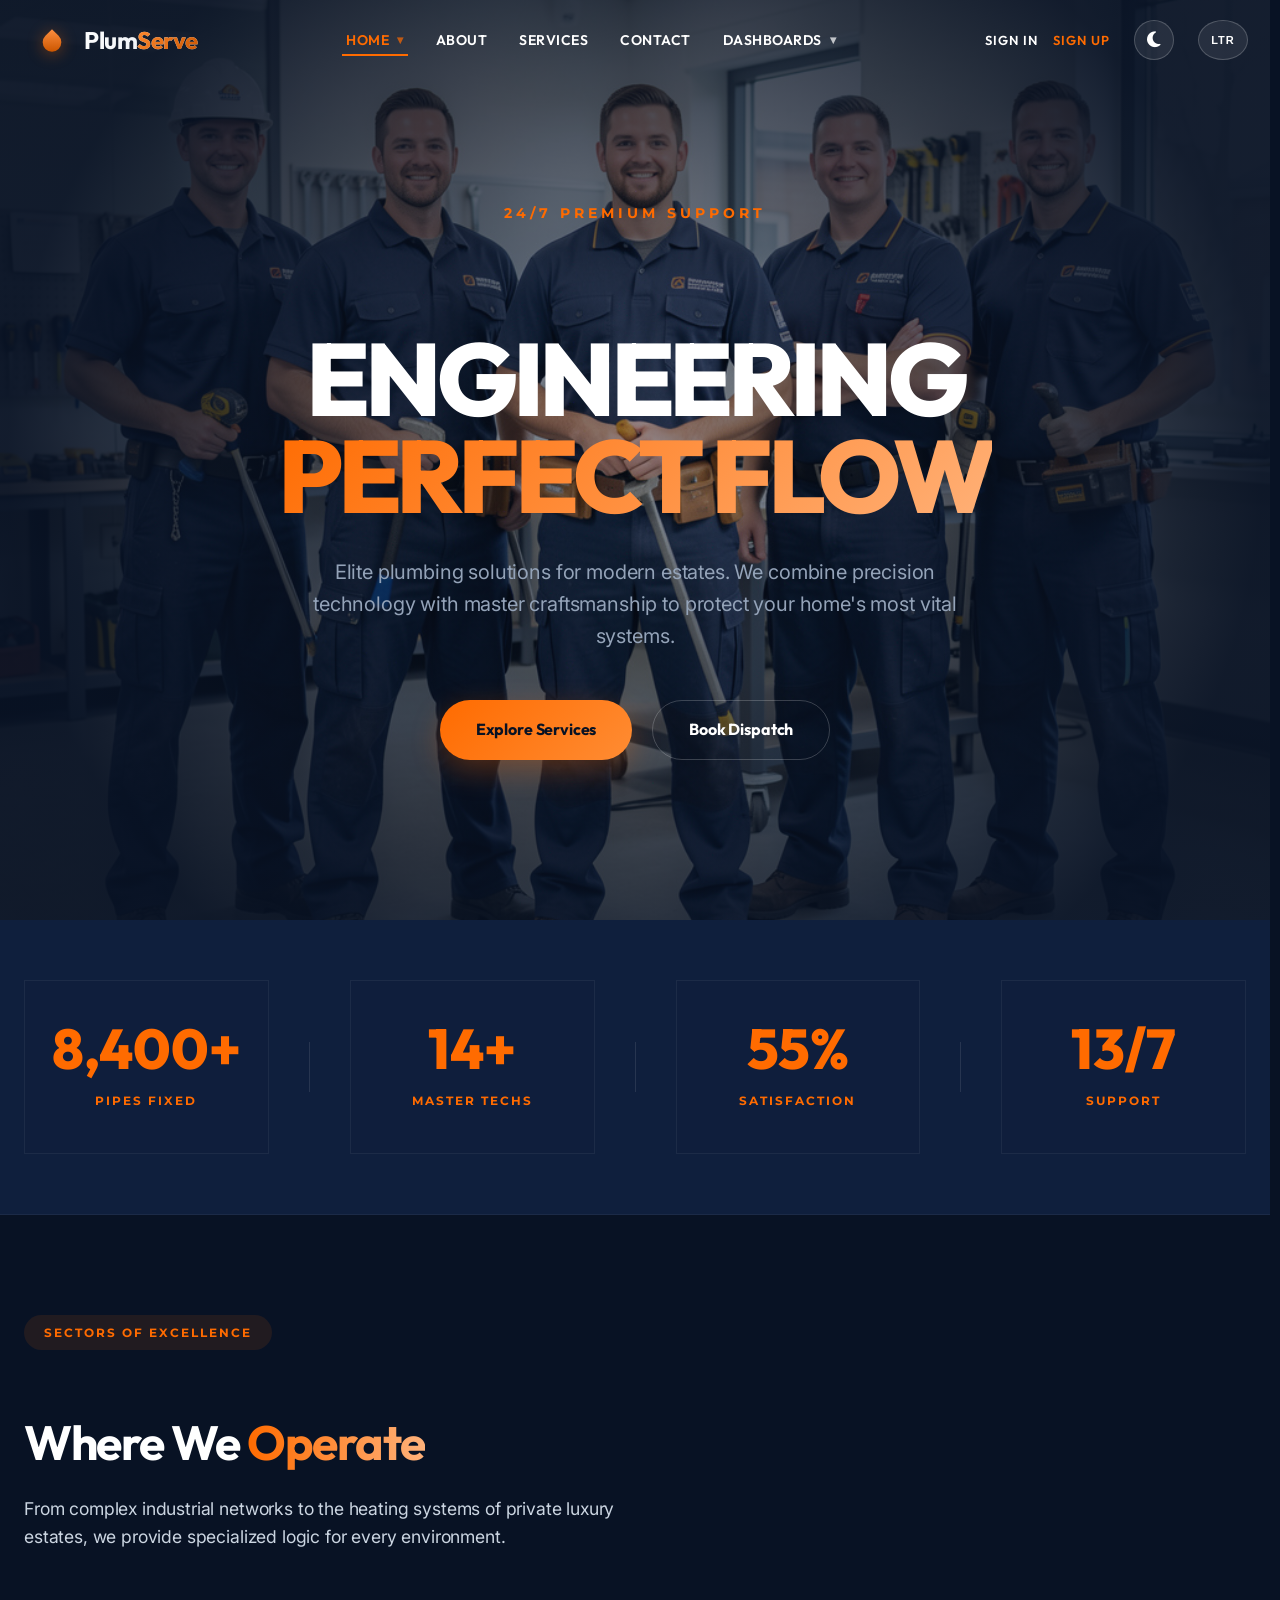
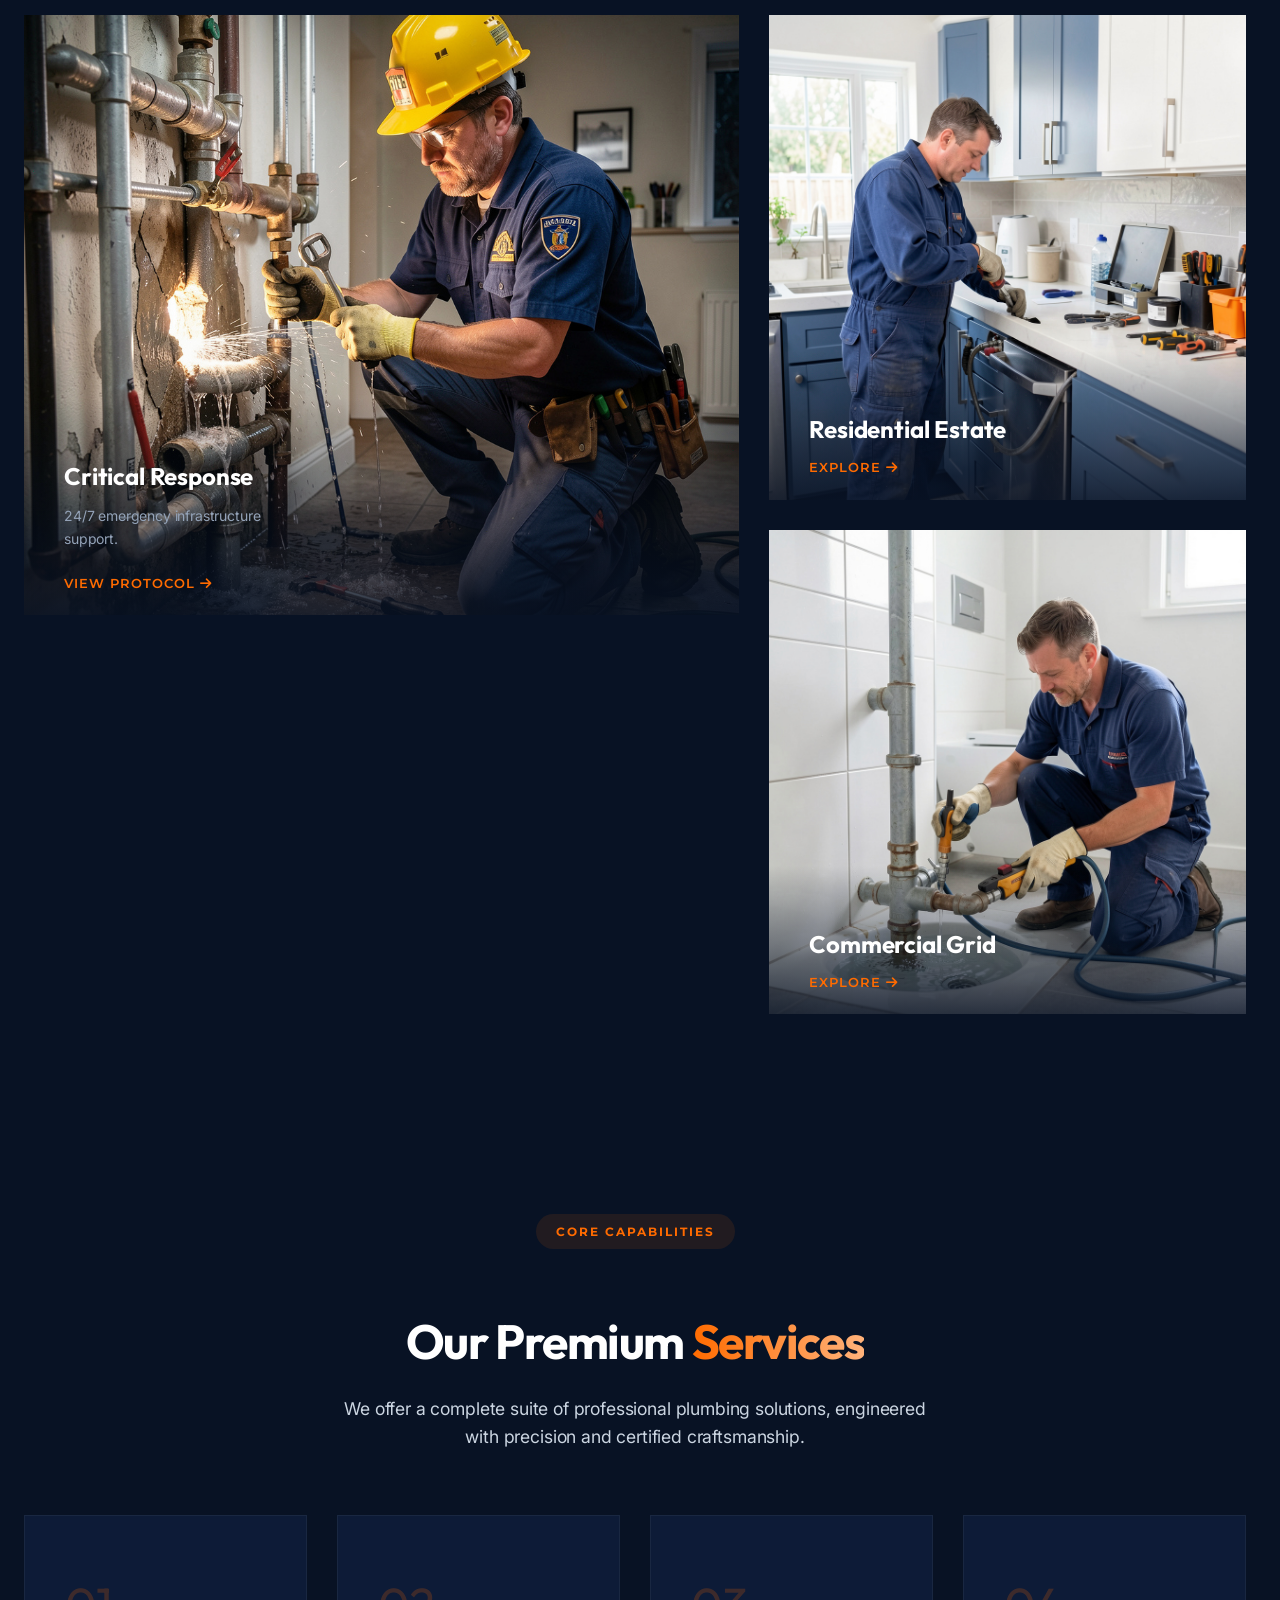
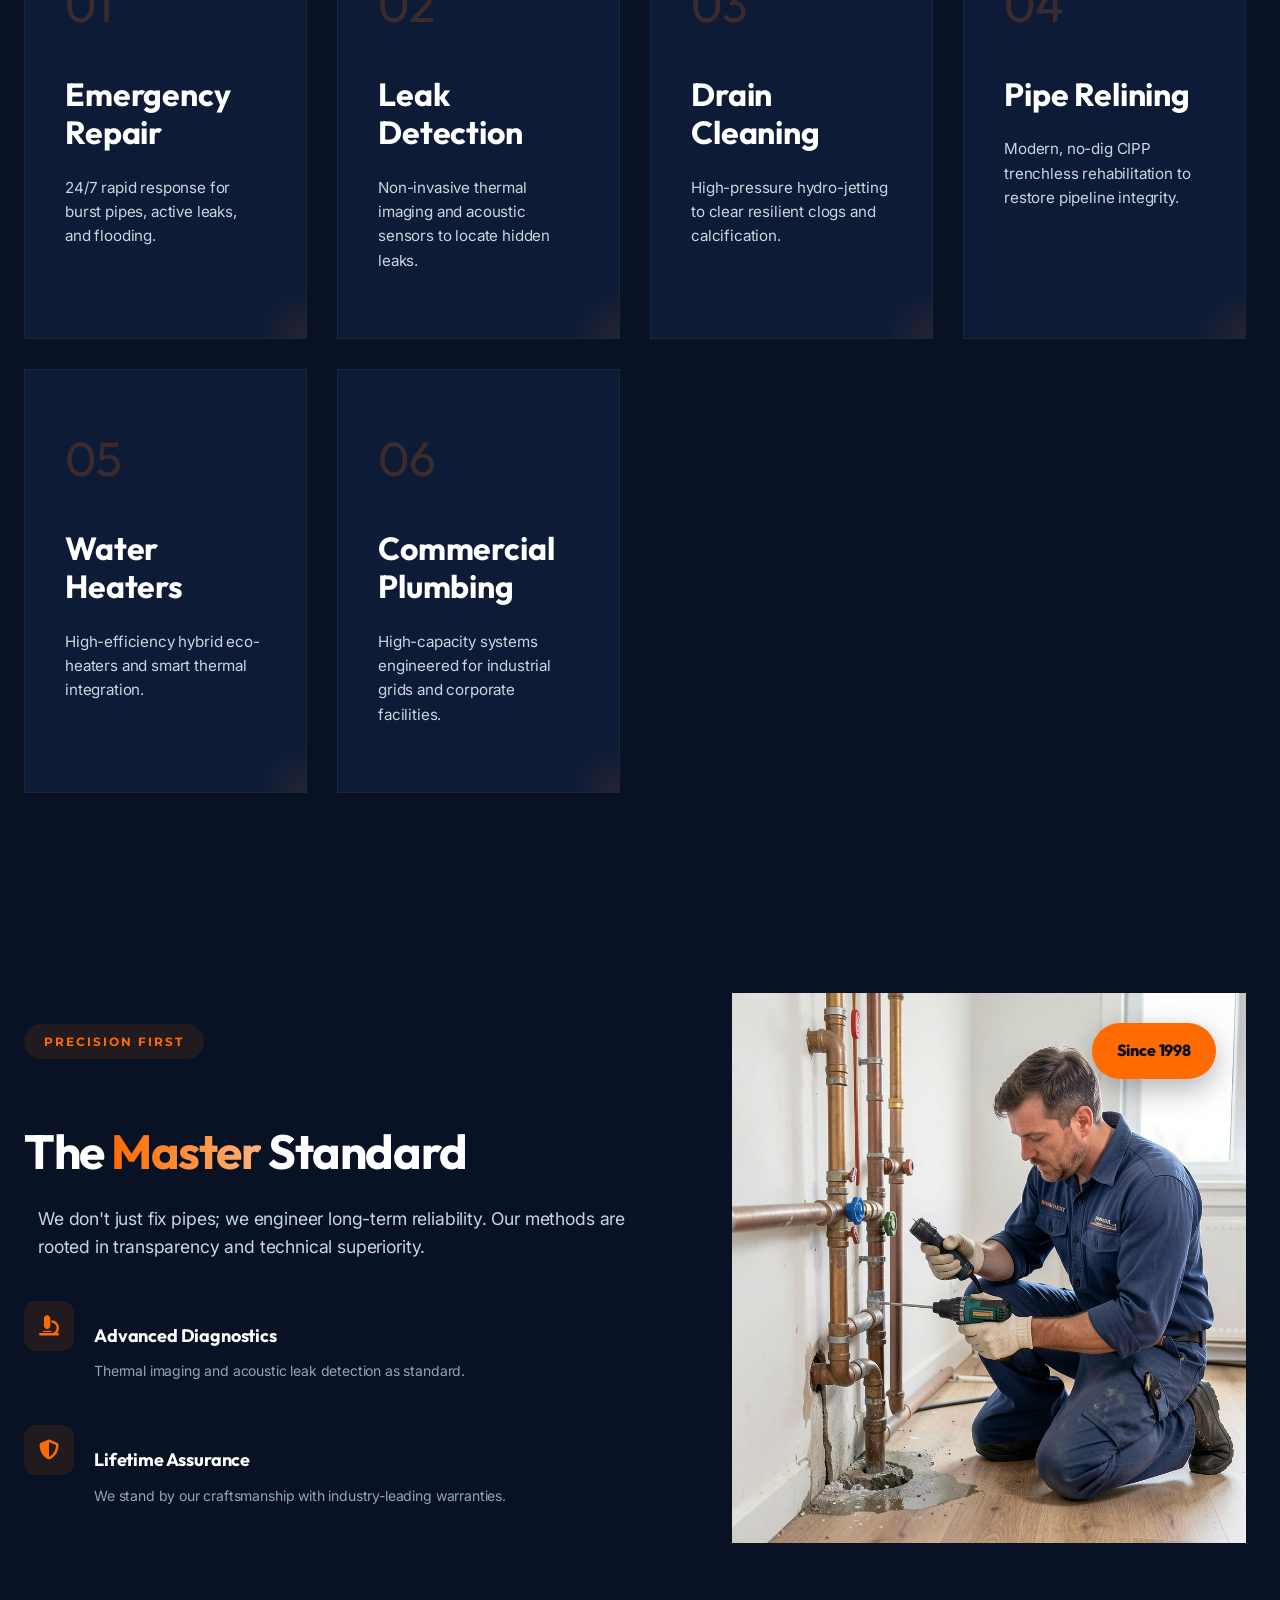
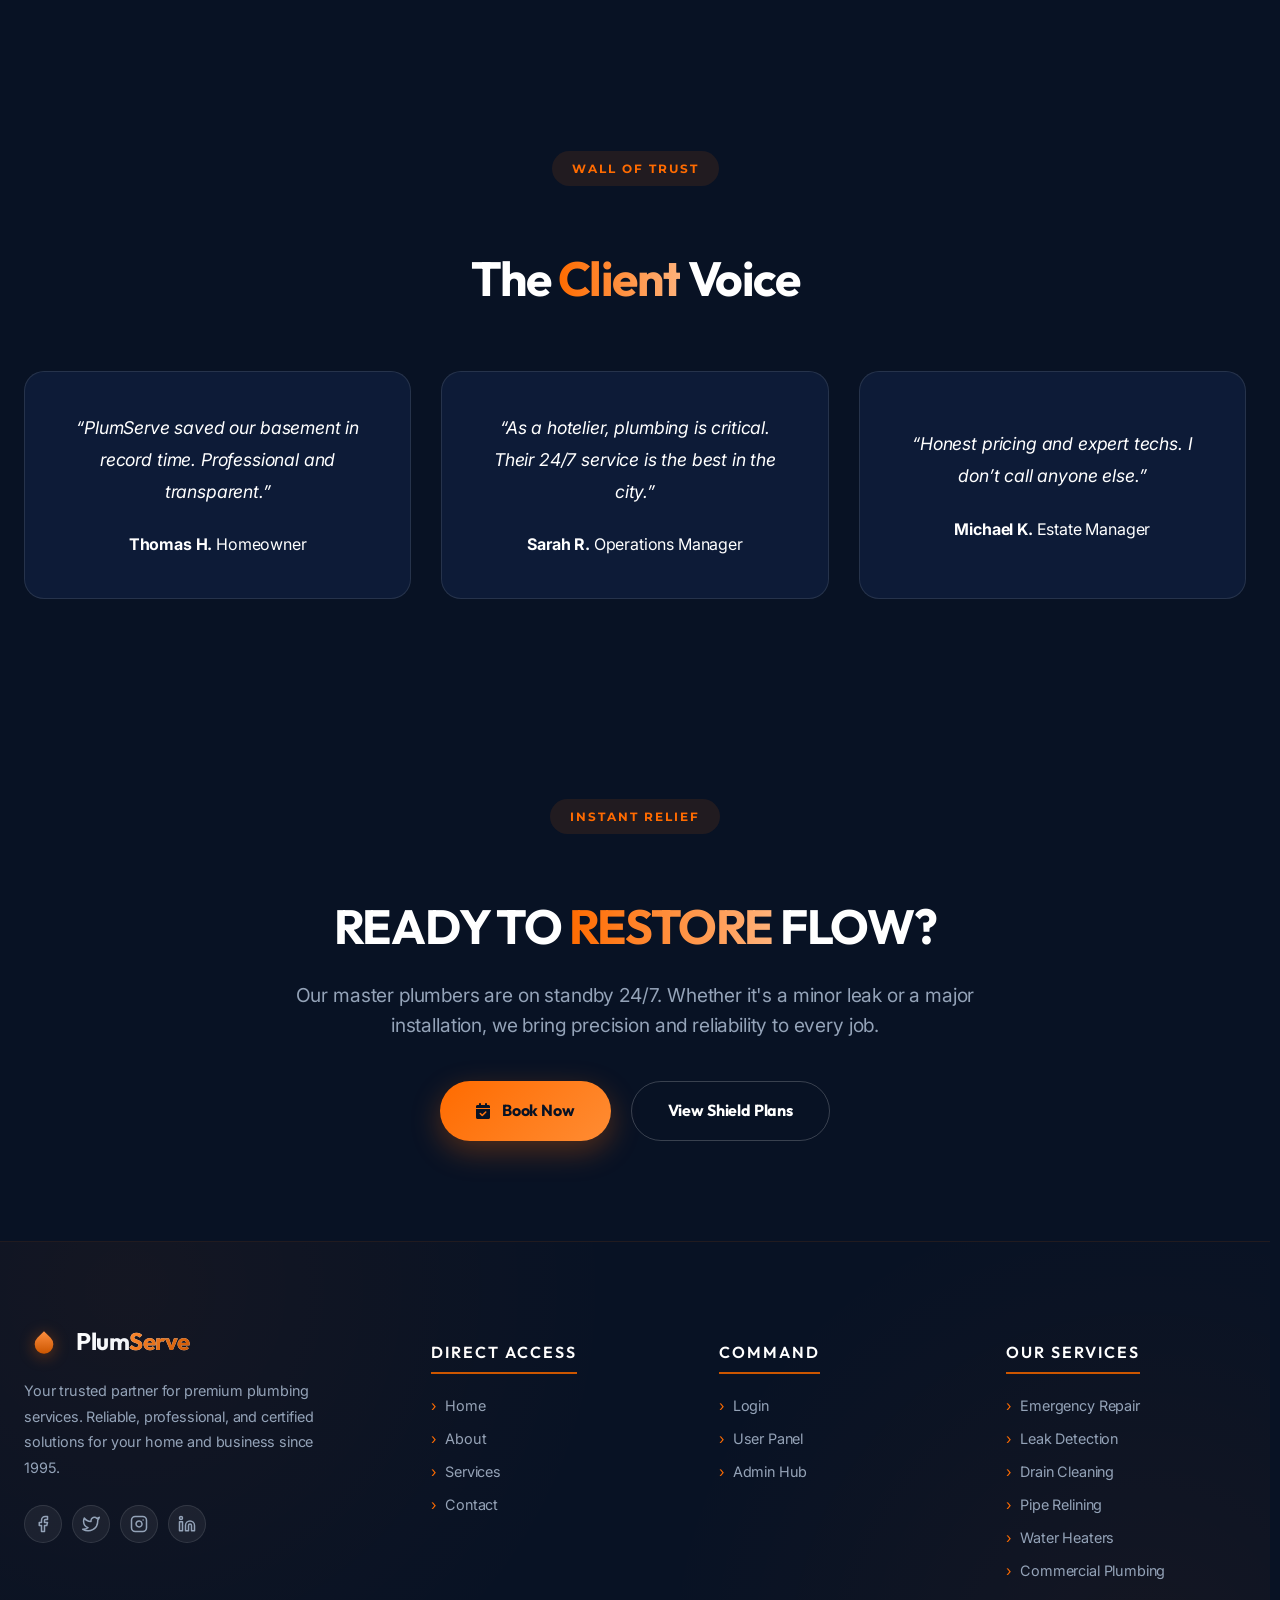
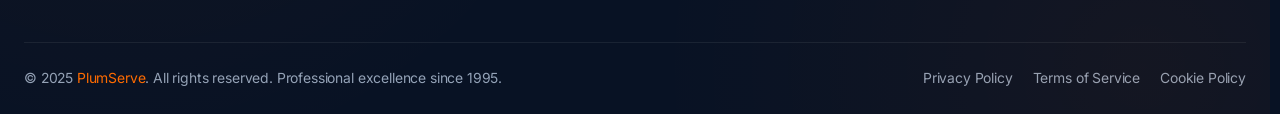
<file: index.html>
<!DOCTYPE html>
<html lang="en" dir="ltr">

<head>
    <meta charset="UTF-8" />
    <meta name="viewport" content="width=device-width, initial-scale=1.0" />
    <meta name="description"
        content="PlumServe – Premium Plumbing Services. Fast, reliable, and professional solutions for all your plumbing needs." />
    <title>PlumServe – Premium Plumbing Services</title>
    <!-- Google Fonts -->
    <link rel="preconnect" href="https://fonts.googleapis.com" />
    <link rel="preconnect" href="https://fonts.gstatic.com" crossorigin />
    <link
        href="https://fonts.googleapis.com/css2?family=Outfit:wght@300;400;500;600;700;800&family=Montserrat:wght@400;500;600;700&family=Inter:wght@300;400;500;600&display=swap"
        rel="stylesheet">
    <!-- Font Awesome -->
    <link rel="stylesheet" href="https://cdnjs.cloudflare.com/ajax/libs/font-awesome/6.4.0/css/all.min.css" />
    <link rel="stylesheet" href="css/style.css" />
    <link rel="icon" href="favicon.svg" type="image/svg+xml" />
</head>

<body>

    <!-- ════════════════════════════════════════
     HEADER
════════════════════════════════════════ -->
    <header id="header">
        <div class="header-inner">

            <!-- Logo -->
            <a href="index.html" class="logo">
                <div class="logo-icon">
                    <svg class="brand-logo-svg" viewBox="0 0 24 24" fill="none" xmlns="http://www.w3.org/2000/svg">
                        <path d="M12 2.69l5.66 5.66a8 8 0 1 1-11.31 0z" fill="url(#droplet-gradient)"/>
                        <defs>
                            <linearGradient id="droplet-gradient" x1="12" y1="2" x2="12" y2="22" gradientUnits="userSpaceOnUse">
                                <stop stop-color="#ff9142"/>
                                <stop offset="1" stop-color="#cc5600"/>
                            </linearGradient>
                        </defs>
                    </svg>
                </div>
                <span class="logo-text">Plum<span>Serve</span></span>
            </a>

            <!-- Desktop Nav -->
            <nav class="main-nav" aria-label="Main navigation">

                <!-- Home Dropdown -->
                <div class="nav-item">
                    <a href="#hero" class="nav-link active">Home <span class="arrow">▾</span></a>
                    <div class="dropdown">
                        <a href="index.html">Home 1 (Residential)</a>
                        <a href="index2.html">Home 2 (Commercial)</a>
                    </div>
                </div>

                <div class="nav-item"><a href="about.html" class="nav-link">About</a></div>
                <div class="nav-item"><a href="services.html" class="nav-link">Services</a></div>

                <div class="nav-item"><a href="contact.html" class="nav-link">Contact</a></div>

                <!-- Dashboards Dropdown -->
                <div class="nav-item">
                    <a href="#" class="nav-link">Dashboards <span class="arrow">▾</span></a>
                    <div class="dropdown">
                        <a href="dashboard-user.html">User Dashboard</a>
                        <a href="dashboard-admin.html">Admin Dashboard</a>
                    </div>
                </div>
            </nav>

            <!-- Right: Globe -->
            <div class="header-actions">
                <div class="header-auth-links" style="display:flex; gap:15px; align-items:center;">
                    <a href="login.html" class="nav-link" style="padding:0; text-transform:uppercase; font-size:13px; font-weight:600; letter-spacing:1px;">Sign In</a>
                    <a href="signup.html" class="nav-link nav-signup" style="padding:0; text-transform:uppercase; font-size:13px; font-weight:600; letter-spacing:1px;">Sign Up</a>
                </div>
                
                <button class="theme-btn" id="theme-btn" aria-label="Toggle Dark/Light Mode" title="Toggle Theme">
                    <i class="fa-solid fa-moon"></i>
                </button>
                <button class="dir-btn" id="dir-btn" aria-label="Toggle RTL/LTR direction" title="Toggle RTL/LTR"><span class="dir-label">LTR</span></button>
                <button class="hamburger" id="hamburger" aria-label="Open menu" aria-expanded="false">
                    <span></span><span></span><span></span>
                </button>
            </div>
        </div>
    </header>

    <!-- Mobile Nav -->
    <div class="mobile-overlay" id="mobile-overlay"></div>
    <nav class="mobile-nav" id="mobile-nav" aria-label="Mobile navigation">
        <div class="mobile-nav-item">
            <span class="mobile-nav-link active" data-toggle="#mob-home-dd">Home <span class="arrow">▾</span></span>
            <div class="mobile-dropdown" id="mob-home-dd">
                <a href="index.html" class="active">Home 1</a>
                <a href="index2.html">Home 2</a>
            </div>
        </div>
        <div class="mobile-nav-item"><a href="about.html" class="mobile-nav-link">About</a></div>
        <div class="mobile-nav-item"><a href="services.html" class="mobile-nav-link">Services</a></div>
        <div class="mobile-nav-item"><a href="contact.html" class="mobile-nav-link">Contact</a></div>
        <div class="mobile-nav-item">
            <span class="mobile-nav-link" data-toggle="#mob-dash-dd">Dashboards <span class="arrow">▾</span></span>
            <div class="mobile-dropdown" id="mob-dash-dd">
                <a href="dashboard-user.html">User Dashboard</a>
                <a href="dashboard-admin.html">Admin Dashboard</a>
            </div>
        </div>
        
        <!-- #33 Relocated Toggles -->
        <div class="mobile-nav-item mobile-toggles-container">
            <button class="theme-btn mobile-toggle-btn" id="theme-btn-mob" aria-label="Toggle Theme">
                <i class="fa-solid fa-moon"></i> Theme
            </button>
            <button class="dir-btn mobile-toggle-btn" id="dir-btn-mob" aria-label="Toggle Direction"><span class="dir-label">LTR</span></button>
        </div>

        <div class="mobile-nav-item"><a href="login.html" class="mobile-nav-link">Sign In</a></div>
        <div class="mobile-nav-item"><a href="signup.html" class="mobile-nav-link">Sign Up</a></div>
    </nav>

    <!-- ════════════════════════════════════════
     SECTION 1 — HERO
════════════════════════════════════════ -->
    <section id="hero" class="hero-immersive">
        <div class="hero-bg-image" style="position: absolute; inset: 0; background: url('https://images.unsplash.com/photo-1504148455328-c376907d081c?q=80&w=2070') center/cover; opacity: 0.4;"></div>
        <div class="hero-bg-overlay"></div>
        <div class="container hero-content-centered" style="text-align: center; display: flex; flex-direction: column; align-items: center; justify-content: center; min-height: 80vh;">
            <div class="hero-text-wrap reveal">
                <span class="hero-tag">24/7 Premium Support</span>
                <h1 class="hero-title-large" style="margin-bottom: 2rem;">
                    ENGINEERING <br />
                    <span>PERFECT FLOW</span>
                </h1>
                <p class="hero-para" style="margin: 0 auto 3rem; max-width: 700px; font-size: 1.25rem;">
                    Elite plumbing solutions for modern estates. We combine precision technology with master
                    craftsmanship to protect your home's most vital systems.
                </p>
                <div class="hero-cta-group" style="display: flex; gap: 20px; justify-content: center;">
                    <a href="services.html" class="btn-primary">Explore Services</a>
                    <a href="contact.html" class="btn-outline">Book Dispatch</a>
                </div>
            </div>
        </div>
    </section>

    <!-- ══ SECTION 2 — STATS STRIP (Relocated & Redesigned) ══ -->
    <section class="stats-strip">
        <div class="container">
            <div class="stats-row">
                <div class="stat-item reveal">
                    <span class="stat-number" data-target="15000" data-suffix="+">0</span>
                    <span class="stat-label">Pipes Fixed</span>
                </div>
                <div class="stat-divider"></div>
                <div class="stat-item reveal reveal-delay-1">
                    <span class="stat-number" data-target="25" data-suffix="+">0</span>
                    <span class="stat-label">Master Techs</span>
                </div>
                <div class="stat-divider"></div>
                <div class="stat-item reveal reveal-delay-2">
                    <span class="stat-number" data-target="99" data-suffix="%">0</span>
                    <span class="stat-label">Satisfaction</span>
                </div>
                <div class="stat-divider"></div>
                <div class="stat-item reveal reveal-delay-3">
                    <span class="stat-number" data-target="24" data-suffix="/7">0</span>
                    <span class="stat-label">Support</span>
                </div>
            </div>
        </div>
    </section>

    <!-- ════════════════════════════════════════
     SECTION 3 — SERVICE CATEGORIZATION (Was Sec 4)
    ════════════════════════════════════════ -->
    <section id="categories" class="section-padding">
        <div class="container">
            <div class="section-header left-align">
                <span class="section-tag">Sectors of Excellence</span>
                <h2 class="section-title">Where We <span>Operate</span></h2>
                <p class="section-desc">From complex industrial networks to the heating systems of private luxury
                    estates, we provide specialized logic for every environment.</p>
            </div>
            <div class="categories-masonry">
                <div class="cat-item large reveal">
                    <img src="assets/images/freepik__emergency-plumber-repairing-burst-pipe-in-a-home-w__58423.png"
                        alt="Emergency Repair" />
                    <div class="cat-content">
                        <h3>Critical Response</h3>
                        <p>24/7 emergency infrastructure support.</p>
                        <a href="services.html#emergency" class="text-link">View Protocol <i class="fa-solid fa-arrow-right"></i></a>
                    </div>
                </div>
                <div class="cat-item-group">
                    <div class="cat-item reveal reveal-delay-1">
                        <img src="assets/images/freepik__professional-plumber-repairing-pipes-in-a-modern-h__58419.png"
                            alt="Residential" />
                        <div class="cat-content">
                            <h3>Residential Estate</h3>
                            <a href="services.html#residential" class="text-link">Explore <i class="fa-solid fa-arrow-right"></i></a>
                        </div>
                    </div>
                    <div class="cat-item reveal reveal-delay-2">
                        <img src="assets/images/freepik__plumber-cleaning-a-clogged-drain-pipe-in-a-bathroo__58421.png"
                            alt="Commercial" />
                        <div class="cat-content">
                            <h3>Commercial Grid</h3>
                            <a href="services.html#commercial" class="text-link">Explore <i class="fa-solid fa-arrow-right"></i></a>
                        </div>
                    </div>
                </div>
            </div>
        </div>
    </section>

    <!-- ════════════════════════════════════════
     SECTION: OUR CORE SERVICES
    ════════════════════════════════════════ -->
    <section id="homepage-services" class="section-padding alt-bg">
        <div class="container">
            <div class="section-header centered">
                <span class="section-tag">Core Capabilities</span>
                <h2 class="section-title">Our Premium <span>Services</span></h2>
                <p class="section-desc">We offer a complete suite of professional plumbing solutions, engineered with precision and certified craftsmanship.</p>
            </div>
            
            <div class="service-grid">
                <!-- Card 1 -->
                <a href="services.html#emergency" class="service-card reveal-scale" style="text-decoration: none; color: inherit; display: block;">
                    <div class="service-tag">01</div>
                    <h3 class="card-title">Emergency Repair</h3>
                    <p class="card-desc" style="color: var(--gray);">24/7 rapid response for burst pipes, active leaks, and flooding.</p>
                    <div class="card-glow" style="position: absolute; bottom: -50px; right: -50px; width: 100px; height: 100px; background: radial-gradient(circle, rgba(255,107,0,0.1) 0%, transparent 70%); border-radius: 50%;"></div>
                </a>
                
                <!-- Card 2 -->
                <a href="services.html#leak" class="service-card reveal reveal-delay-1" style="text-decoration: none; color: inherit; display: block;">
                    <div class="service-tag">02</div>
                    <h3 class="card-title">Leak Detection</h3>
                    <p class="card-desc" style="color: var(--gray);">Non-invasive thermal imaging and acoustic sensors to locate hidden leaks.</p>
                    <div class="card-glow" style="position: absolute; bottom: -50px; right: -50px; width: 100px; height: 100px; background: radial-gradient(circle, rgba(255,107,0,0.1) 0%, transparent 70%); border-radius: 50%;"></div>
                </a>
                
                <!-- Card 3 -->
                <a href="services.html#drain" class="service-card reveal reveal-delay-2" style="text-decoration: none; color: inherit; display: block;">
                    <div class="service-tag">03</div>
                    <h3 class="card-title">Drain Cleaning</h3>
                    <p class="card-desc" style="color: var(--gray);">High-pressure hydro-jetting to clear resilient clogs and calcification.</p>
                    <div class="card-glow" style="position: absolute; bottom: -50px; right: -50px; width: 100px; height: 100px; background: radial-gradient(circle, rgba(255,107,0,0.1) 0%, transparent 70%); border-radius: 50%;"></div>
                </a>
                
                <!-- Card 4 -->
                <a href="services.html#relining" class="service-card reveal reveal-delay-3" style="text-decoration: none; color: inherit; display: block;">
                    <div class="service-tag">04</div>
                    <h3 class="card-title">Pipe Relining</h3>
                    <p class="card-desc" style="color: var(--gray);">Modern, no-dig CIPP trenchless rehabilitation to restore pipeline integrity.</p>
                    <div class="card-glow" style="position: absolute; bottom: -50px; right: -50px; width: 100px; height: 100px; background: radial-gradient(circle, rgba(255,107,0,0.1) 0%, transparent 70%); border-radius: 50%;"></div>
                </a>
                
                <!-- Card 5 -->
                <a href="services.html#heaters" class="service-card reveal reveal-delay-4" style="text-decoration: none; color: inherit; display: block;">
                    <div class="service-tag">05</div>
                    <h3 class="card-title">Water Heaters</h3>
                    <p class="card-desc" style="color: var(--gray);">High-efficiency hybrid eco-heaters and smart thermal integration.</p>
                    <div class="card-glow" style="position: absolute; bottom: -50px; right: -50px; width: 100px; height: 100px; background: radial-gradient(circle, rgba(255,107,0,0.1) 0%, transparent 70%); border-radius: 50%;"></div>
                </a>
                
                <!-- Card 6 -->
                <a href="services.html#commercial" class="service-card reveal reveal-delay-5" style="text-decoration: none; color: inherit; display: block;">
                    <div class="service-tag">06</div>
                    <h3 class="card-title">Commercial Plumbing</h3>
                    <p class="card-desc" style="color: var(--gray);">High-capacity systems engineered for industrial grids and corporate facilities.</p>
                    <div class="card-glow" style="position: absolute; bottom: -50px; right: -50px; width: 100px; height: 100px; background: radial-gradient(circle, rgba(255,107,0,0.1) 0%, transparent 70%); border-radius: 50%;"></div>
                </a>
            </div>
        </div>
    </section>

    <!-- ════════════════════════════════════════
     SECTION 4 — PRECISION FEATURES (Was Sec 3)
    ════════════════════════════════════════ -->
    <section id="precision" class="section-padding alt-bg">
        <div class="container">
            <div class="precision-split">
                <div class="precision-content reveal">
                    <span class="section-tag">Precision First</span>
                    <h2 class="section-title">The <span>Master</span> Standard</h2>
                    <p class="section-desc">We don't just fix pipes; we engineer long-term reliability. Our methods are
                        rooted in transparency and technical superiority.</p>

                    <div class="feature-list">
                        <div class="feature-item-small">
                            <div class="fi-icon"><i class="fa-solid fa-microscope"></i></div>
                            <div class="fi-text">
                                <h4>Advanced Diagnostics</h4>
                                <p>Thermal imaging and acoustic leak detection as standard.</p>
                            </div>
                        </div>
                        <div class="feature-item-small">
                            <div class="fi-icon"><i class="fa-solid fa-shield-halved"></i></div>
                            <div class="fi-text">
                                <h4>Lifetime Assurance</h4>
                                <p>We stand by our craftsmanship with industry-leading warranties.</p>
                            </div>
                        </div>
                    </div>
                </div>
                <div class="precision-visual reveal from-right">
                    <div class="pv-wrapper">
                        <img src="assets/images/freepik__professional-plumber-inspecting-water-leak-in-resi__58420.png"
                            alt="Precision" />
                        <div class="pv-badge">Since 1998</div>
                    </div>
                </div>
            </div>
        </div>
    </section>





    <!-- ══ SECTION 9 — TESTIMONIALS (Masonry) ══ -->
    <section id="trust" class="section-padding">
        <div class="container">
            <div class="section-header centered">
                <span class="section-tag">Wall of Trust</span>
                <h2 class="section-title">The <span>Client</span> Voice</h2>
            </div>
            <div class="trust-masonry">
                <div class="trust-card reveal-scale">
                    <div class="tc-quote">“PlumServe saved our basement in record time. Professional and transparent.”
                    </div>
                    <div class="tc-meta">
                        <strong>Thomas H.</strong>
                        <span>Homeowner</span>
                    </div>
                </div>
                <div class="trust-card reveal-scale reveal-delay-1">
                    <div class="tc-quote">“As a hotelier, plumbing is critical. Their 24/7 service is the best in the
                        city.”</div>
                    <div class="tc-meta">
                        <strong>Sarah R.</strong>
                        <span>Operations Manager</span>
                    </div>
                </div>
                <div class="trust-card reveal-scale reveal-delay-2">
                    <div class="tc-quote">“Honest pricing and expert techs. I don’t call anyone else.”</div>
                    <div class="tc-meta">
                        <strong>Michael K.</strong>
                        <span>Estate Manager</span>
                    </div>
                </div>
            </div>
        </div>
    </section>

    <!-- ════════════════════════════════════════
     SECTION 6 — FINAL CTA
    ════════════════════════════════════════ -->
    <section id="cta" class="section-padding alt-bg reveal">
        <div class="container" style="text-align: center;">
            <span class="section-tag">Instant Relief</span>
            <h2 class="section-title">READY TO <span>RESTORE</span> FLOW?</h2>
            <p style="color:var(--gray); font-size:1.2rem; margin:20px auto 40px; max-width:700px;">
                Our master plumbers are on standby 24/7. Whether it's a minor leak or a major installation, we bring
                precision and reliability to every job.
            </p>
            <div class="hero-cta-group" style="display: flex; gap: 20px; justify-content: center;">
                <a href="contact.html" class="btn-primary"><i class="fa-solid fa-calendar-check"></i> Book Now</a>
                <a href="services.html" class="btn-outline">View Shield Plans</a>
            </div>
        </div>
    </section>




    <!-- ════════════════════════════════════════
     SECTION 20 — FOOTER
════════════════════════════════════════ -->
    <footer id="footer">
        <div class="container">
            <div class="footer-grid">
                <!-- Brand -->
                <div class="footer-brand">
                    <a href="index.html" class="logo">
                        <div class="logo-icon">
                            <svg class="brand-logo-svg" viewBox="0 0 24 24" fill="none" xmlns="http://www.w3.org/2000/svg">
                                <path d="M12 2.69l5.66 5.66a8 8 0 1 1-11.31 0z" fill="url(#droplet-gradient)"/>
                                <defs>
                                    <linearGradient id="droplet-gradient" x1="12" y1="2" x2="12" y2="22" gradientUnits="userSpaceOnUse">
                                        <stop stop-color="#ff9142"/>
                                        <stop offset="1" stop-color="#cc5600"/>
                                    </linearGradient>
                                </defs>
                            </svg>
                        </div>
                        <span class="logo-text">Plum<span>Serve</span></span>
                    </a>
                    <p>Your trusted partner for premium plumbing services. Reliable, professional, and certified
                        solutions for your home and business since 1995.
                    </p>
                    <div class="footer-socials">
                        <a href="#" class="social-link" aria-label="Facebook"><svg viewBox="0 0 24 24" fill="none"
                                stroke="currentColor" stroke-width="2" stroke-linecap="round" stroke-linejoin="round">
                                <path d="M18 2h-3a5 5 0 0 0-5 5v3H7v4h3v8h4v-8h3l1-4h-4V7a1 1 0 0 1 1-1h3z" />
                            </svg></a>
                        <a href="#" class="social-link" aria-label="Twitter"><svg viewBox="0 0 24 24" fill="none"
                                stroke="currentColor" stroke-width="2" stroke-linecap="round" stroke-linejoin="round">
                                <path
                                    d="M23 3a10.9 10.9 0 0 1-3.14 1.53 4.48 4.48 0 0 0-7.86 3v1A10.66 10.66 0 0 1 3 4s-4 9 5 13a11.64 11.64 0 0 1-7 2c9 5 20 0 20-11.5a4.5 4.5 0 0 0-.08-.83A7.72 7.72 0 0 0 23 3z" />
                            </svg></a>
                        <a href="#" class="social-link" aria-label="Instagram"><svg viewBox="0 0 24 24" fill="none"
                                stroke="currentColor" stroke-width="2" stroke-linecap="round" stroke-linejoin="round">
                                <rect x="2" y="2" width="20" height="20" rx="5" ry="5" />
                                <path d="M16 11.37A4 4 0 1 1 12.63 8 4 4 0 0 1 16 11.37z" />
                                <line x1="17.5" y1="6.5" x2="17.51" y2="6.5" />
                            </svg></a>
                        <a href="#" class="social-link" aria-label="LinkedIn"><svg viewBox="0 0 24 24" fill="none"
                                stroke="currentColor" stroke-width="2" stroke-linecap="round" stroke-linejoin="round">
                                <path
                                    d="M16 8a6 6 0 0 1 6 6v7h-4v-7a2 2 0 0 0-2-2 2 2 0 0 0-2 2v7h-4v-7a6 6 0 0 1 6-6z" />
                                <rect x="2" y="9" width="4" height="12" />
                                <circle cx="4" cy="4" r="2" />
                            </svg></a>
                    </div>
                </div>
                <!-- Quick Links -->
                <div class="footer-col reveal">
                    <h4>Direct Access</h4>
                    <ul>
                        <li><a href="index.html">Home</a></li>
                        <li><a href="about.html">About</a></li>
                        <li><a href="services.html">Services</a></li>
                        <li><a href="contact.html">Contact</a></li>
                    </ul>
                </div>
                <div class="footer-col reveal reveal-delay-2">
                    <h4>Command</h4>
                    <ul>
                        <li><a href="login.html">Login</a></li>
                        <li><a href="dashboard-user.html">User Panel</a></li>
                        <li><a href="dashboard-admin.html">Admin Hub</a></li>
                    </ul>
                </div>
                <!-- Services -->
                <div class="footer-col">
                    <h4>Our Services</h4>
                    <ul>
                        <li><a href="services.html#emergency">Emergency Repair</a></li>
                        <li><a href="services.html#leak">Leak Detection</a></li>
                        <li><a href="services.html#drain">Drain Cleaning</a></li>
                        <li><a href="services.html#relining">Pipe Relining</a></li>
                        <li><a href="services.html#heaters">Water Heaters</a></li>
                        <li><a href="services.html#commercial">Commercial Plumbing</a></li>
                    </ul>
                </div>

            </div>
            <!-- Bottom bar -->
            <div class="footer-bottom">
                <div class="footer-copy">© 2025 <span>PlumServe</span>. All rights reserved. Professional excellence
                    since 1995.
                </div>
                <div class="footer-links">
                    <a href="#">Privacy Policy</a>
                    <a href="#">Terms of Service</a>
                    <a href="#">Cookie Policy</a>
                </div>
            </div>
        </div>
    </footer>

    <!-- Back to Top -->
    <button id="back-to-top" aria-label="Back to top"><svg viewBox="0 0 24 24" fill="none" stroke="currentColor"
            stroke-width="2" stroke-linecap="round" stroke-linejoin="round" style="width:20px;height:20px;">
            <polyline points="18 15 12 9 6 15" />
        </svg></button>

    <script src="js/main.js"></script>
</body>

</html>
</file>
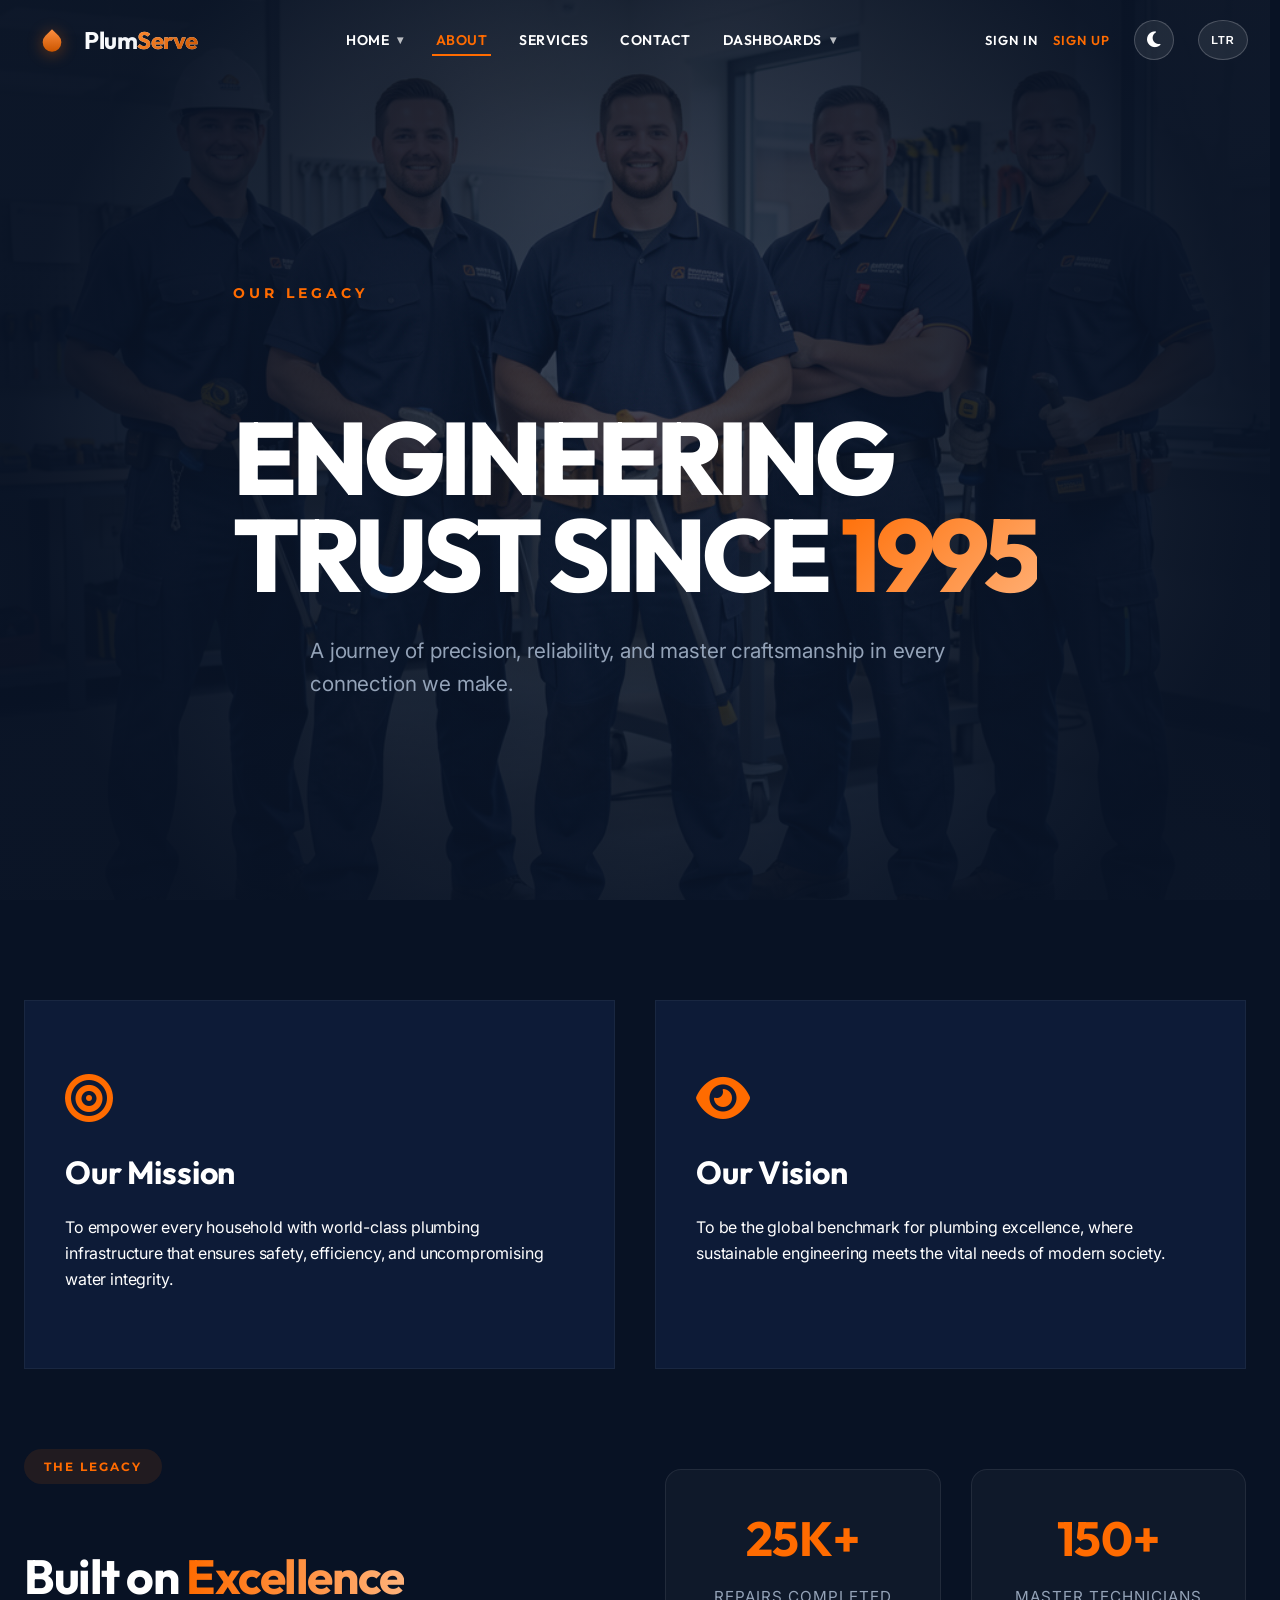
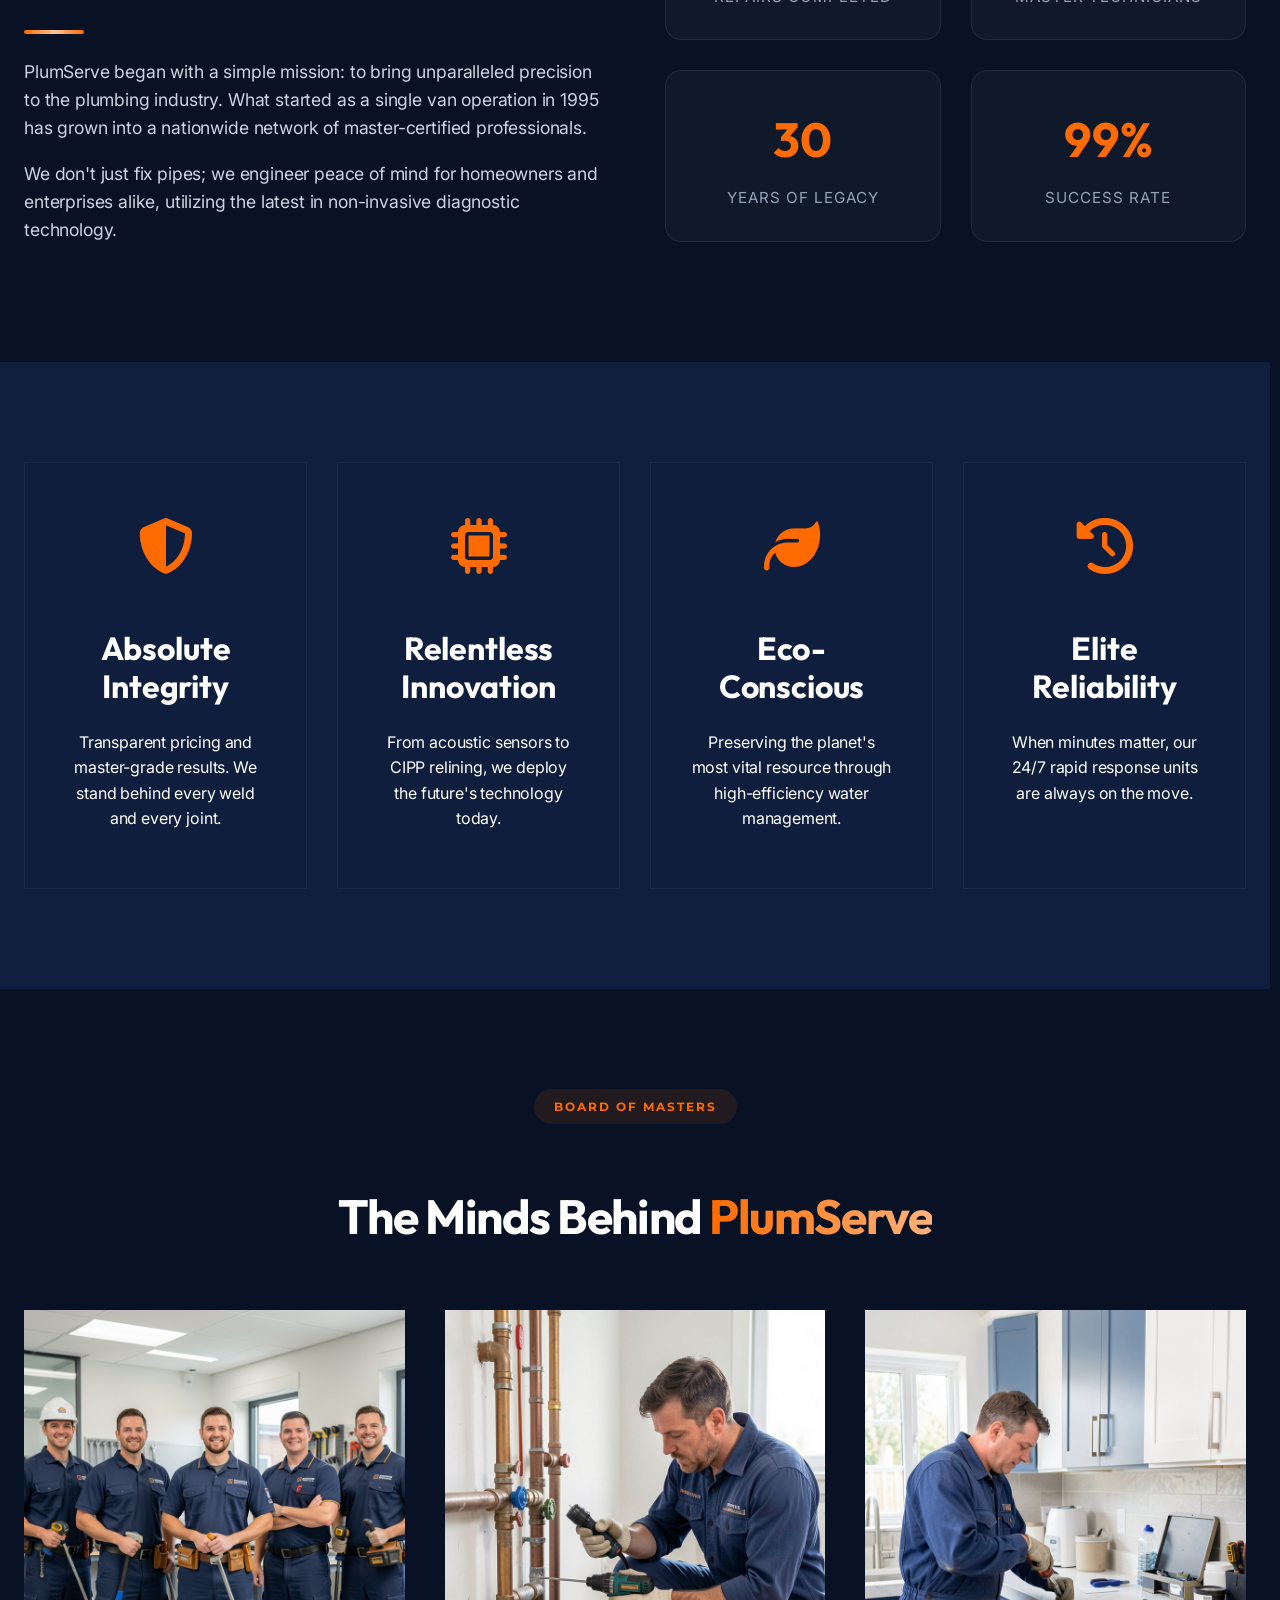
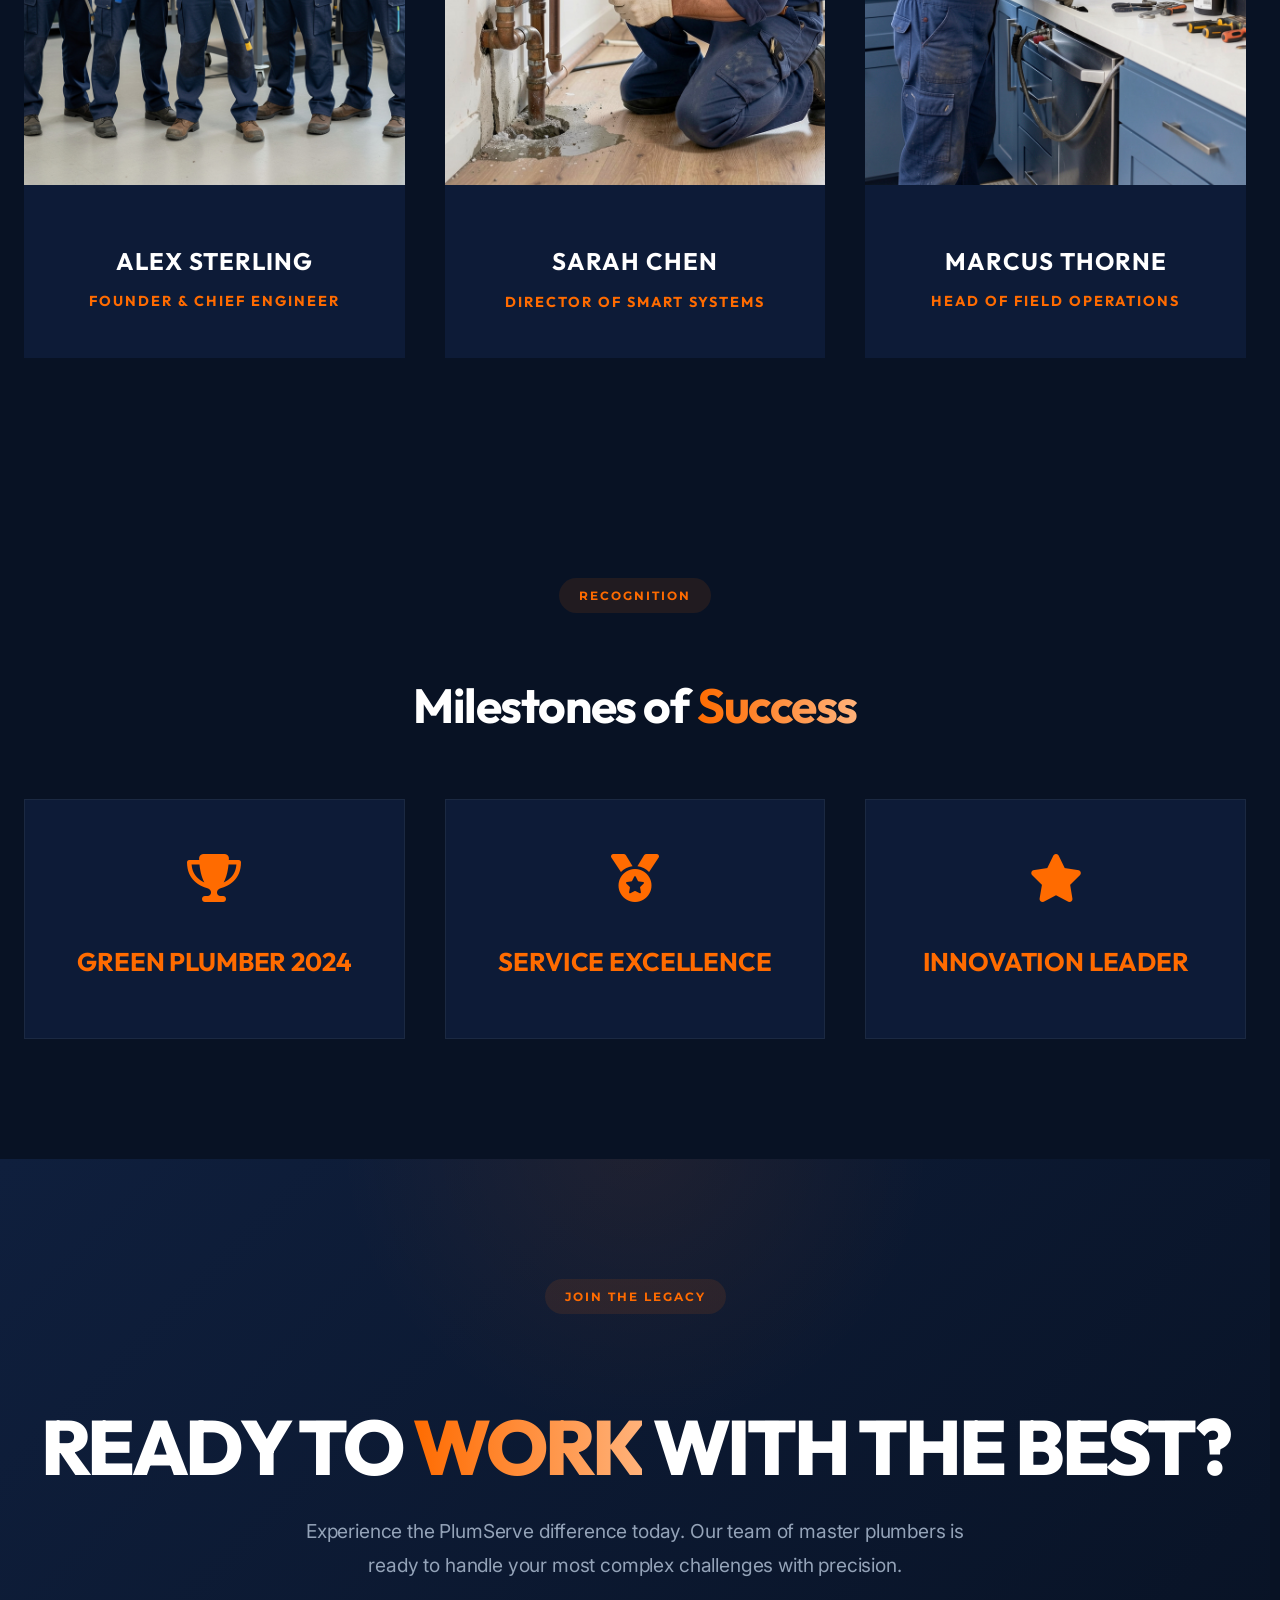
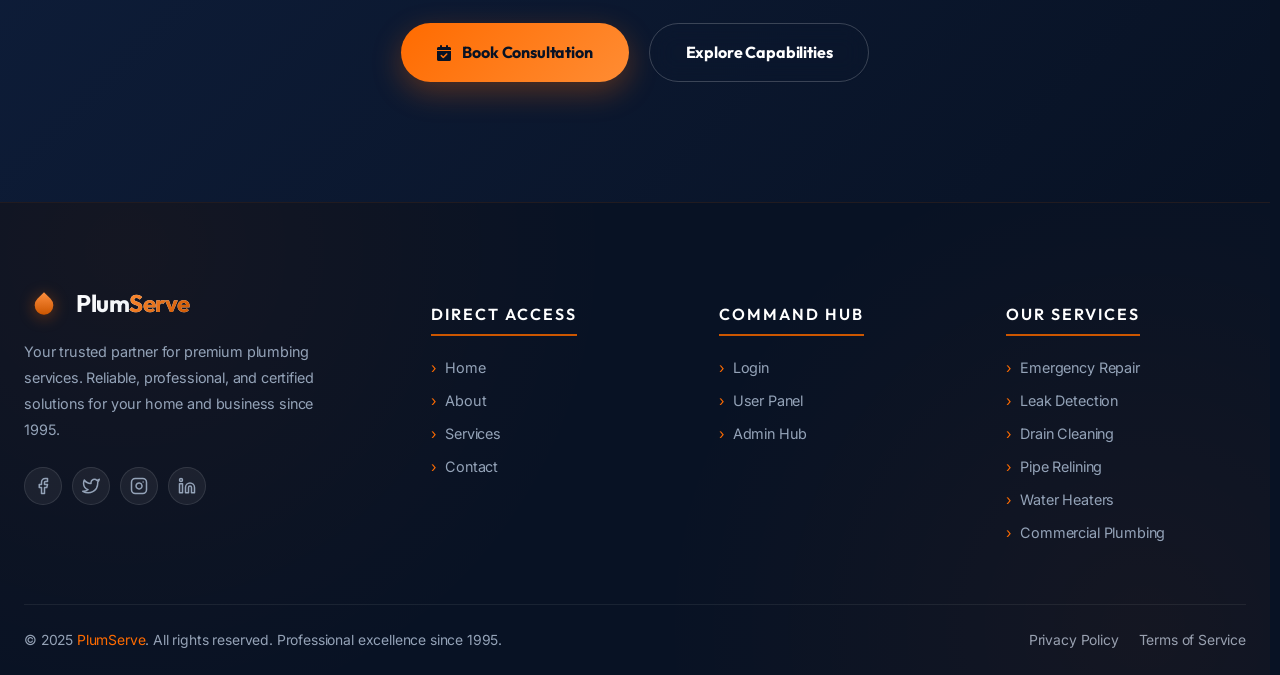
<file: about.html>
<!DOCTYPE html>
<html lang="en" dir="ltr">

<head>
    <meta charset="UTF-8" />
    <meta name="viewport" content="width=device-width, initial-scale=1.0" />
    <meta name="description"
        content="Learn more about PlumServe – Our history, our mission, and the master plumbers driving excellence." />
    <title>About Us | PlumServe – Premium Plumbing Solutions</title>
    <link rel="preconnect" href="https://fonts.googleapis.com" />
    <link rel="preconnect" href="https://fonts.gstatic.com" crossorigin />
    <link
        href="https://fonts.googleapis.com/css2?family=Montserrat:wght@300;400;500;600;700&family=Outfit:wght@300;400;500;600;700;800&family=Inter:wght@300;400;500;600&display=swap"
        rel="stylesheet" />
    <link rel="stylesheet" href="https://cdnjs.cloudflare.com/ajax/libs/font-awesome/6.5.1/css/all.min.css" />
    <link rel="stylesheet" href="css/style.css?v=2" />
    <link rel="icon" href="favicon.svg" type="image/svg+xml" />
</head>

<body class="about-page">

    <!-- ══ HEADER ══ -->
    <header id="header">
        <div class="header-inner">
            <a href="index.html" class="logo">
                <div class="logo-icon">
                    <svg class="brand-logo-svg" viewBox="0 0 24 24" fill="none" xmlns="http://www.w3.org/2000/svg">
                        <path d="M12 2.69l5.66 5.66a8 8 0 1 1-11.31 0z" fill="url(#droplet-gradient)"/>
                        <defs>
                            <linearGradient id="droplet-gradient" x1="12" y1="2" x2="12" y2="22" gradientUnits="userSpaceOnUse">
                                <stop stop-color="#ff9142"/>
                                <stop offset="1" stop-color="#cc5600"/>
                            </linearGradient>
                        </defs>
                    </svg>
                </div>
                <span class="logo-text">Plum<span>Serve</span></span>
            </a>
            <nav class="main-nav" aria-label="Main navigation">
                <div class="nav-item">
                    <a href="index.html" class="nav-link">Home <span class="arrow">▾</span></a>
                    <div class="dropdown">
                        <a href="index.html">Home Option 1</a>
                        <a href="index2.html">Home Option 2</a>
                    </div>
                </div>
                <div class="nav-item"><a href="about.html" class="nav-link active">About</a></div>
                <div class="nav-item"><a href="services.html" class="nav-link">Services</a></div>

                <div class="nav-item"><a href="contact.html" class="nav-link">Contact</a></div>
                <div class="nav-item">
                    <a href="#" class="nav-link">Dashboards <span class="arrow">▾</span></a>
                    <div class="dropdown">
                        <a href="dashboard-user.html">User Dashboard</a>
                        <a href="dashboard-admin.html">Admin Dashboard</a>
                    </div>
                </div>
            </nav>
            <div class="header-actions">
                <div class="header-auth-links" style="display:flex; gap:15px; align-items:center;">
                    <a href="login.html" class="nav-link" style="padding:0; text-transform:uppercase; font-size:13px; font-weight:600; letter-spacing:1px;">Sign In</a>
                    <a href="signup.html" class="nav-link nav-signup" style="padding:0; text-transform:uppercase; font-size:13px; font-weight:600; letter-spacing:1px;">Sign Up</a>
                </div>
                
                <button class="theme-btn" id="theme-btn" aria-label="Toggle Dark/Light Mode" title="Toggle Theme">
                    <i class="fa-solid fa-moon"></i>
                </button>
                <button class="dir-btn" id="dir-btn" aria-label="Toggle RTL/LTR direction" title="Toggle RTL/LTR"><span class="dir-label">LTR</span></button>
                <button class="hamburger" id="hamburger" aria-label="Open menu">
                    <span></span><span></span><span></span>
                </button>
            </div>
        </div>
    </header>

    <!-- Mobile Navigation -->
    <div class="mobile-overlay" id="mobile-overlay"></div>
    <nav class="mobile-nav" id="mobile-nav">
        <div class="mobile-nav-item">
            <span class="mobile-nav-link" data-toggle="#mob-home-dd">Home <span class="arrow">▾</span></span>
            <div class="mobile-dropdown" id="mob-home-dd">
                <a href="index.html">Home Style 1</a>
                <a href="index2.html">Home Style 2</a>
            </div>
        </div>
        <div class="mobile-nav-item"><a href="about.html" class="mobile-nav-link active">About</a></div>
        <div class="mobile-nav-item"><a href="services.html" class="mobile-nav-link">Services</a></div>

        <div class="mobile-nav-item"><a href="contact.html" class="mobile-nav-link">Contact</a></div>
        <div class="mobile-nav-item">
            <span class="mobile-nav-link" data-toggle="#mob-dash-dd">Dashboards <span class="arrow">▾</span></span>
            <div class="mobile-dropdown" id="mob-dash-dd">
                <a href="dashboard-user.html">User Panel</a>
                <a href="dashboard-admin.html">Admin Hub</a>
            </div>
        </div>
        <div class="mobile-nav-item mobile-toggles-container">
            <button class="theme-btn mobile-toggle-btn" aria-label="Toggle Theme">
                <i class="fa-solid fa-moon"></i> Theme
            </button>
            <button class="dir-btn mobile-toggle-btn" aria-label="Toggle Direction"><span class="dir-label">LTR</span></button>
        </div>
        <div class="mobile-nav-item"><a href="login.html" class="mobile-nav-link">Sign In</a></div>
        <div class="mobile-nav-item"><a href="signup.html" class="mobile-nav-link">Sign Up</a></div>
    </nav>

    <main>
        <!-- 1. Hero Section -->
        <section class="about-hero" id="hero">
            <div class="hero-bg-animated"></div>
            <div class="hero-bg-overlay"></div>
            <div class="container hero-content">
                <div class="reveal from-bottom">
                    <span class="hero-tag">Our Legacy</span>
                    <h1 class="hero-title-large">
                        ENGINEERING<br />
                        TRUST SINCE <span>1995</span>
                    </h1>
                    <p class="hero-para">A journey of precision, reliability, and master craftsmanship in every
                        connection we make.
                    </p>
                </div>
            </div>
        </section>

        <!-- 2. Heritage Section (Merged Mission & Story) -->
        <section class="about-heritage section-padding" id="heritage">
            <div class="container">
                <div class="mission-panels" style="margin-bottom: 80px;">
                    <div class="mission-panel reveal from-left">
                        <div class="panel-icon"><i class="fa-solid fa-bullseye" style="color:var(--gold)"></i></div>
                        <h3>Our Mission</h3>
                        <p>To empower every household with world-class plumbing infrastructure that ensures safety,
                            efficiency, and uncompromising water integrity.</p>
                    </div>
                    <div class="mission-panel reveal from-right">
                        <div class="panel-icon"><i class="fa-solid fa-eye" style="color:var(--gold)"></i></div>
                        <h3>Our Vision</h3>
                        <p>To be the global benchmark for plumbing excellence, where sustainable engineering meets the
                            vital needs of modern society.</p>
                    </div>
                </div>

                <div class="story-grid">
                    <div class="reveal from-left">
                        <span class="section-tag">The Legacy</span>
                        <h2 class="section-title">Built on <span>Excellence</span></h2>
                        <div class="gold-line" style="margin:0 0 24px;"></div>
                        <p class="section-desc">PlumServe began with a simple mission: to bring unparalleled precision
                            to the plumbing industry. What started as a single van operation in 1995 has grown into a
                            nationwide network of master-certified professionals.</p>
                        <p class="section-desc">We don't just fix pipes; we engineer peace of mind for homeowners and
                            enterprises alike, utilizing the latest in non-invasive diagnostic technology.</p>
                    </div>
                    <div class="reveal from-right">
                        <div class="stats-grid-about">
                            <div class="stat-card-about">
                                <div class="stat-value-large">25K+</div>
                                <div class="stat-label-small">Repairs Completed</div>
                            </div>
                            <div class="stat-card-about">
                                <div class="stat-value-large">150+</div>
                                <div class="stat-label-small">Master Technicians</div>
                            </div>
                            <div class="stat-card-about">
                                <div class="stat-value-large">30</div>
                                <div class="stat-label-small">Years of Legacy</div>
                            </div>
                            <div class="stat-card-about">
                                <div class="stat-value-large">99%</div>
                                <div class="stat-label-small">Success Rate</div>
                            </div>
                        </div>
                    </div>
                </div>
            </div>
        </section>

        <!-- 4. Values Section -->
        <section class="about-values" id="values">
            <div class="container">
                <div class="values-grid">
                    <div class="value-card reveal">
                        <div class="value-icon"><i class="fa-solid fa-shield-halved" style="color:var(--gold)"></i>
                        </div>
                        <h3>Absolute Integrity</h3>
                        <p>Transparent pricing and master-grade results. We stand behind every weld and every joint.</p>
                    </div>
                    <div class="value-card reveal reveal-delay-1">
                        <div class="value-icon"><i class="fa-solid fa-microchip" style="color:var(--gold)"></i></div>
                        <h3>Relentless Innovation</h3>
                        <p>From acoustic sensors to CIPP relining, we deploy the future's technology today.</p>
                    </div>
                    <div class="value-card reveal reveal-delay-2">
                        <div class="value-icon"><i class="fa-solid fa-leaf" style="color:var(--gold)"></i></div>
                        <h3>Eco-Conscious</h3>
                        <p>Preserving the planet's most vital resource through high-efficiency water management.</p>
                    </div>
                    <div class="value-card reveal reveal-delay-3">
                        <div class="value-icon"><i class="fa-solid fa-clock-rotate-left" style="color:var(--gold)"></i>
                        </div>
                        <h3>Elite Reliability</h3>
                        <p>When minutes matter, our 24/7 rapid response units are always on the move.</p>
                    </div>
                </div>
            </div>
        </section>

        <!-- 5. Leadership Section -->
        <section class="about-leadership" id="leadership">
            <div class="container">
                <div class="section-header">
                    <span class="section-tag">Board of Masters</span>
                    <h2 class="section-title">The Minds Behind <span>PlumServe</span></h2>
                </div>
                <div class="leader-grid">
                    <div class="leader-card reveal">
                        <div class="leader-img">
                            <img src="assets/images/freepik__team-of-professional-plumbers-standing-together-wi__58425.png"
                                alt="CEO" />
                            <div class="leader-hover">
                                <p>"Precision is the language of professional service."</p>
                            </div>
                        </div>
                        <div class="leader-info">
                            <h4>Alex Sterling</h4>
                            <p>Founder & Chief Engineer</p>
                        </div>
                    </div>
                    <div class="leader-card reveal reveal-delay-1">
                        <div class="leader-img">
                            <img src="assets/images/freepik__professional-plumber-inspecting-water-leak-in-resi__58420.png"
                                alt="CIO" />
                            <div class="leader-hover">
                                <p>"Digital systems are the guardians of your home."</p>
                            </div>
                        </div>
                        <div class="leader-info">
                            <h4>Sarah Chen</h4>
                            <p>Director of Smart Systems</p>
                        </div>
                    </div>
                    <div class="leader-card reveal reveal-delay-2">
                        <div class="leader-img">
                            <img src="assets/images/freepik__professional-plumber-repairing-pipes-in-a-modern-h__58419.png"
                                alt="COO" />
                            <div class="leader-hover">
                                <p>"Scale requires uncompromising logistical discipline."</p>
                            </div>
                        </div>
                        <div class="leader-info">
                            <h4>Marcus Thorne</h4>
                            <p>Head of Field Operations</p>
                        </div>
                    </div>
                </div>
            </div>
        </section>



        <!-- 8. Awards Section -->
        <section class="about-awards" id="awards">
            <div class="container">
                <div class="section-header">
                    <span class="section-tag">Recognition</span>
                    <h2 class="section-title">Milestones of <span>Success</span></h2>
                </div>
                <div class="awards-carousel">
                    <div class="award-card reveal">
                        <div class="award-front">
                            <i class="fa-solid fa-trophy" style="font-size:3rem; margin-bottom:20px;"></i>
                            Green Plumber 2024
                        </div>
                        <div class="award-back">Voted #1 in Sustainable Water Management Practices.</div>
                    </div>
                    <div class="award-card reveal reveal-delay-1">
                        <div class="award-front">
                            <i class="fa-solid fa-medal" style="font-size:3rem; margin-bottom:20px;"></i>
                            Service Excellence
                        </div>
                        <div class="award-back">Recognized for 99.9% customer satisfaction ratings.</div>
                    </div>
                    <div class="award-card reveal reveal-delay-2">
                        <div class="award-front">
                            <i class="fa-solid fa-star" style="font-size:3rem; margin-bottom:20px;"></i>
                            Innovation Leader
                        </div>
                        <div class="award-back">Awarded for pioneering smart leak detection tech.</div>
                    </div>
                </div>
            </div>
        </section>

    </main>

    <!-- ══ FOOTER ══ -->
    <!-- ════════════════════════════════════════
    FINAL CTA
    ════════════════════════════════════════ -->
    <section class="final-cta reveal">
        <div class="container">
            <span class="section-tag">Join The Legacy</span>
            <h2 class="section-title">READY TO <span>WORK</span> WITH THE BEST?</h2>
            <p style="color:var(--gray); font-size:1.2rem; margin:20px auto 40px; max-width:700px;">
                Experience the PlumServe difference today. Our team of master plumbers is ready to handle your most
                complex challenges with precision.
            </p>
            <div class="hero-cta-group">
                <a href="contact.html" class="btn-primary"><i class="fa-solid fa-calendar-check"></i> Book Consultation</a>
                <a href="services.html" class="btn-outline">Explore Capabilities</a>
            </div>
        </div>
    </section>

    <footer id="footer">
        <div class="container">
            <div class="footer-grid">
                <!-- Brand -->
                <div class="footer-brand">
                    <a href="index.html" class="logo">
                        <div class="logo-icon">
                    <svg class="brand-logo-svg" viewBox="0 0 24 24" fill="none" xmlns="http://www.w3.org/2000/svg">
                        <path d="M12 2.69l5.66 5.66a8 8 0 1 1-11.31 0z" fill="url(#droplet-gradient)"/>
                        <defs>
                            <linearGradient id="droplet-gradient" x1="12" y1="2" x2="12" y2="22" gradientUnits="userSpaceOnUse">
                                <stop stop-color="#ff9142"/>
                                <stop offset="1" stop-color="#cc5600"/>
                            </linearGradient>
                        </defs>
                    </svg>
                </div>
                        <span class="logo-text">Plum<span>Serve</span></span>
                    </a>
                    <p>Your trusted partner for premium plumbing services. Reliable, professional, and certified
                        solutions for your home and business since 1995.
                    </p>
                    <div class="footer-socials">
                        <a href="#" class="social-link" aria-label="Facebook"><svg viewBox="0 0 24 24" fill="none"
                                stroke="currentColor" stroke-width="2" stroke-linecap="round" stroke-linejoin="round">
                                <path d="M18 2h-3a5 5 0 0 0-5 5v3H7v4h3v8h4v-8h3l1-4h-4V7a1 1 0 0 1 1-1h3z" />
                            </svg></a>
                        <a href="#" class="social-link" aria-label="Twitter"><svg viewBox="0 0 24 24" fill="none"
                                stroke="currentColor" stroke-width="2" stroke-linecap="round" stroke-linejoin="round">
                                <path
                                    d="M23 3a10.9 10.9 0 0 1-3.14 1.53 4.48 4.48 0 0 0-7.86 3v1A10.66 10.66 0 0 1 3 4s-4 9 5 13a11.64 11.64 0 0 1-7 2c9 5 20 0 20-11.5a4.5 4.5 0 0 0-.08-.83A7.72 7.72 0 0 0 23 3z" />
                            </svg></a>
                        <a href="#" class="social-link" aria-label="Instagram"><svg viewBox="0 0 24 24" fill="none"
                                stroke="currentColor" stroke-width="2" stroke-linecap="round" stroke-linejoin="round">
                                <rect x="2" y="2" width="20" height="20" rx="5" ry="5" />
                                <path d="M16 11.37A4 4 0 1 1 12.63 8 4 4 0 0 1 16 11.37z" />
                                <line x1="17.5" y1="6.5" x2="17.51" y2="6.5" />
                            </svg></a>
                        <a href="#" class="social-link" aria-label="LinkedIn"><svg viewBox="0 0 24 24" fill="none"
                                stroke="currentColor" stroke-width="2" stroke-linecap="round" stroke-linejoin="round">
                                <path
                                    d="M16 8a6 6 0 0 1 6 6v7h-4v-7a2 2 0 0 0-2-2 2 2 0 0 0-2 2v7h-4v-7a6 6 0 0 1 6-6z" />
                                <rect x="2" y="9" width="4" height="12" />
                                <circle cx="4" cy="4" r="2" />
                            </svg></a>
                    </div>
                </div>
                <!-- Quick Links -->
                <div class="footer-col">
                    <h4>Direct Access</h4>
                    <ul>
                        <li><a href="index.html">Home</a></li>
                        <li><a href="about.html">About</a></li>
                        <li><a href="services.html">Services</a></li>
                        <li><a href="contact.html">Contact</a></li>
                    </ul>
                </div>
                <div class="footer-col">
                    <h4>Command Hub</h4>
                    <ul>
                        <li><a href="login.html">Login</a></li>
                        <li><a href="dashboard-user.html">User Panel</a></li>
                        <li><a href="dashboard-admin.html">Admin Hub</a></li>
                    </ul>
                </div>
                <!-- Services -->
                <div class="footer-col">
                    <h4>Our Services</h4>
                    <ul>
                        <li><a href="services.html#emergency">Emergency Repair</a></li>
                        <li><a href="services.html#leak">Leak Detection</a></li>
                        <li><a href="services.html#drain">Drain Cleaning</a></li>
                        <li><a href="services.html#relining">Pipe Relining</a></li>
                        <li><a href="services.html#heaters">Water Heaters</a></li>
                        <li><a href="services.html#commercial">Commercial Plumbing</a></li>
                    </ul>
                </div>

            </div>
            <!-- Bottom bar -->
            <div class="footer-bottom">
                <div class="footer-copy">© 2025 <span>PlumServe</span>. All rights reserved. Professional excellence
                    since 1995.
                </div>
                <div class="footer-links">
                    <a href="#">Privacy Policy</a>
                    <a href="#">Terms of Service</a>
                </div>
            </div>
        </div>
    </footer>

    <script src="js/main.js"></script>
    </script>
</body>

</html>
</file>
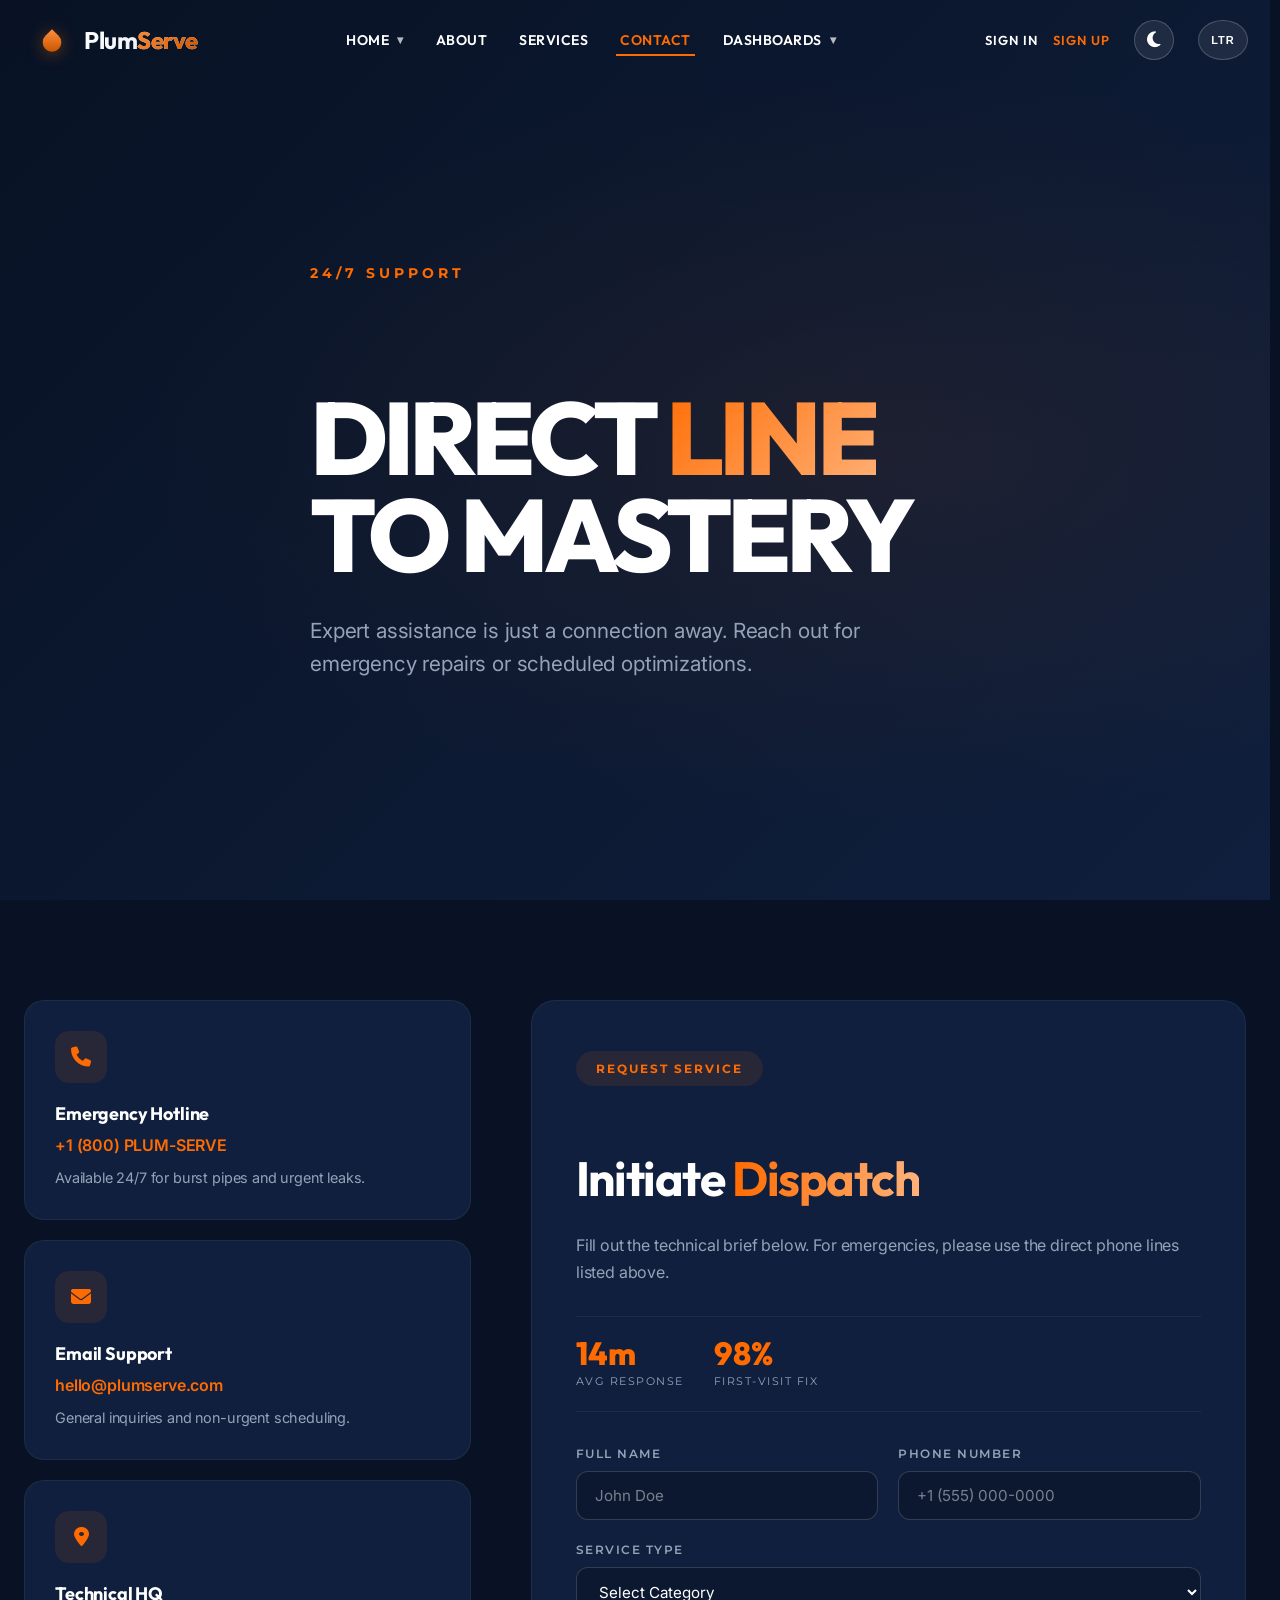
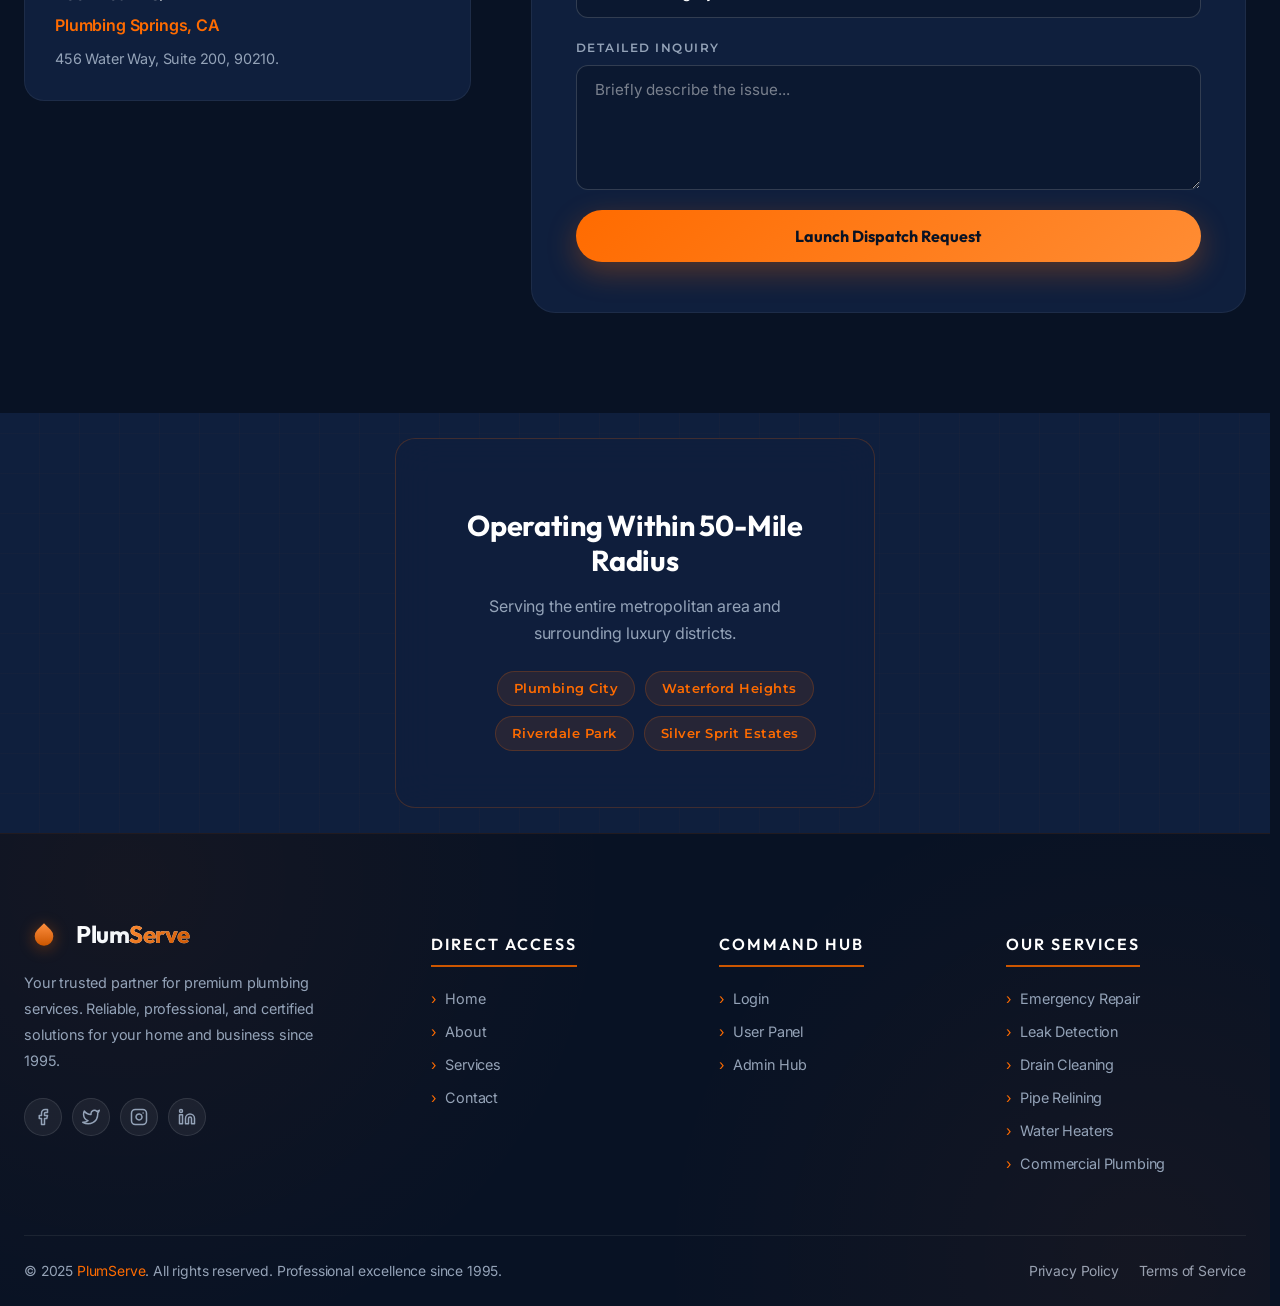
<file: contact.html>
<!DOCTYPE html>
<html lang="en" dir="ltr">

<head>
    <meta charset="UTF-8" />
    <meta name="viewport" content="width=device-width, initial-scale=1.0" />
    <meta name="description"
        content="Contact PlumServe – Premium plumbing support, emergency dispatch, and smart home consultations." />
    <title>Contact Us | PlumServe – Premium Plumbing Solutions</title>
    <link rel="preconnect" href="https://fonts.googleapis.com" />
    <link rel="preconnect" href="https://fonts.gstatic.com" crossorigin />
    <link
        href="https://fonts.googleapis.com/css2?family=Montserrat:wght@300;400;500;600;700&family=Outfit:wght@300;400;500;600;700;800&family=Inter:wght@300;400;500;600&display=swap"
        rel="stylesheet" />
    <link rel="stylesheet" href="https://cdnjs.cloudflare.com/ajax/libs/font-awesome/6.5.1/css/all.min.css" />
    <link rel="stylesheet" href="css/style.css" />
    <link rel="icon" href="favicon.svg" type="image/svg+xml" />
</head>

<body class="contact-page">

    <!-- ══ HEADER ══ -->
    <header id="header">
        <div class="header-inner">
            <a href="index.html" class="logo">
                <div class="logo-icon">
                    <svg class="brand-logo-svg" viewBox="0 0 24 24" fill="none" xmlns="http://www.w3.org/2000/svg">
                        <path d="M12 2.69l5.66 5.66a8 8 0 1 1-11.31 0z" fill="url(#droplet-gradient)"/>
                        <defs>
                            <linearGradient id="droplet-gradient" x1="12" y1="2" x2="12" y2="22" gradientUnits="userSpaceOnUse">
                                <stop stop-color="#ff9142"/>
                                <stop offset="1" stop-color="#cc5600"/>
                            </linearGradient>
                        </defs>
                    </svg>
                </div>
                <span class="logo-text">Plum<span>Serve</span></span>
            </a>
            <nav class="main-nav" aria-label="Main navigation">
                <div class="nav-item">
                    <a href="index.html" class="nav-link">Home <span class="arrow">▾</span></a>
                    <div class="dropdown">
                        <a href="index.html">Home Option 1</a>
                        <a href="index2.html">Home Option 2</a>
                    </div>
                </div>
                <div class="nav-item"><a href="about.html" class="nav-link">About</a></div>
                <div class="nav-item"><a href="services.html" class="nav-link">Services</a></div>

                <div class="nav-item"><a href="contact.html" class="nav-link active">Contact</a></div>
                <div class="nav-item">
                    <a href="#" class="nav-link">Dashboards <span class="arrow">▾</span></a>
                    <div class="dropdown">
                        <a href="dashboard-user.html">User Dashboard</a>
                        <a href="dashboard-admin.html">Admin Dashboard</a>
                    </div>
                </div>
            </nav>
            <div class="header-actions">
                <div class="header-auth-links" style="display:flex; gap:15px; align-items:center;">
                    <a href="login.html" class="nav-link" style="padding:0; text-transform:uppercase; font-size:13px; font-weight:600; letter-spacing:1px;">Sign In</a>
                    <a href="signup.html" class="nav-link nav-signup" style="padding:0; text-transform:uppercase; font-size:13px; font-weight:600; letter-spacing:1px;">Sign Up</a>
                </div>
                
                <button class="theme-btn" id="theme-btn" aria-label="Toggle Dark/Light Mode" title="Toggle Theme">
                    <i class="fa-solid fa-moon"></i>
                </button>
                <button class="dir-btn" id="dir-btn" aria-label="Toggle RTL/LTR direction" title="Toggle RTL/LTR"><span class="dir-label">LTR</span></button>
                <button class="hamburger" id="hamburger" aria-label="Open menu">
                    <span></span><span></span><span></span>
                </button>
            </div>
        </div>
    </header>

    <!-- Mobile Navigation -->
    <div class="mobile-overlay" id="mobile-overlay"></div>
    <nav class="mobile-nav" id="mobile-nav">
        <div class="mobile-nav-item">
            <span class="mobile-nav-link" data-toggle="#mob-home-dd">Home <span class="arrow">▾</span></span>
            <div class="mobile-dropdown" id="mob-home-dd">
                <a href="index.html">Home Style 1</a>
                <a href="index2.html">Home Style 2</a>
            </div>
        </div>
        <div class="mobile-nav-item"><a href="about.html" class="mobile-nav-link">About</a></div>
        <div class="mobile-nav-item"><a href="services.html" class="mobile-nav-link">Services</a></div>

        <div class="mobile-nav-item"><a href="contact.html" class="mobile-nav-link active">Contact</a></div>
        <div class="mobile-nav-item">
            <span class="mobile-nav-link" data-toggle="#mob-dash-dd">Dashboards <span class="arrow">▾</span></span>
            <div class="mobile-dropdown" id="mob-dash-dd">
                <a href="dashboard-user.html">User Panel</a>
                <a href="dashboard-admin.html">Admin Hub</a>
            </div>
        </div>
        <div class="mobile-nav-item mobile-toggles-container">
            <button class="theme-btn mobile-toggle-btn" aria-label="Toggle Theme">
                <i class="fa-solid fa-moon"></i> Theme
            </button>
            <button class="dir-btn mobile-toggle-btn" aria-label="Toggle Direction"><span class="dir-label">LTR</span></button>
        </div>
        <div class="mobile-nav-item"><a href="login.html" class="mobile-nav-link">Sign In</a></div>
        <div class="mobile-nav-item"><a href="signup.html" class="mobile-nav-link">Sign Up</a></div>
    </nav>

    <main>
        <!-- 1. Contact Hero -->
        <section class="contact-hero" id="hero">
            <div class="kinetic-grid-bg"></div>
            <div class="hero-bg-overlay"></div>
            <div class="container hero-content">
                <div class="reveal from-bottom">
                    <span class="hero-tag">24/7 Support</span>
                    <h1 class="hero-title-large">
                        DIRECT <span>LINE</span><br />
                        TO MASTERY
                    </h1>
                    <p class="hero-para">Expert assistance is just a connection away. Reach out for emergency repairs or
                        scheduled optimizations.</p>
                </div>
            </div>
        </section>

        <!-- 2. Contact Section -->
        <section class="contact-section reveal" id="contact">
            <div class="container">
                <div class="contact-grid-main">
                    <div class="contact-info-cards">
                        <div class="info-card-modern reveal">
                            <div class="info-icon-box"><i class="fa-solid fa-phone"></i></div>
                            <h4 class="info-title-modern">Emergency Hotline</h4>
                            <p class="info-text-modern">+1 (800) PLUM-SERVE</p>
                            <p class="info-subtext-modern">Available 24/7 for burst pipes and urgent leaks.</p>
                        </div>
                        <div class="info-card-modern reveal reveal-delay-1">
                            <div class="info-icon-box"><i class="fa-solid fa-envelope"></i></div>
                            <h4 class="info-title-modern">Email Support</h4>
                            <p class="info-text-modern">hello@plumserve.com</p>
                            <p class="info-subtext-modern">General inquiries and non-urgent scheduling.</p>
                        </div>
                        <div class="info-card-modern reveal reveal-delay-2">
                            <div class="info-icon-box"><i class="fa-solid fa-location-dot"></i></div>
                            <h4 class="info-title-modern">Technical HQ</h4>
                            <p class="info-text-modern">Plumbing Springs, CA</p>
                            <p class="info-subtext-modern">456 Water Way, Suite 200, 90210.</p>
                        </div>
                    </div>

                    <div class="dispatch-form-container reveal from-right">
                        <span class="section-tag">Request Service</span>
                        <h2 class="section-title">Initiate <span>Dispatch</span></h2>
                        <p>Fill out the technical brief below. For emergencies, please use the direct phone lines listed
                            above.</p>

                        <div class="service-metrics">
                            <div class="metric">
                                <span class="val">14m</span>
                                <span class="lab">Avg Response</span>
                            </div>
                            <div class="metric">
                                <span class="val">98%</span>
                                <span class="lab">First-Visit Fix</span>
                            </div>
                        </div>

                        <form id="service-form" class="technical-form">
                            <div class="form-row">
                                <div class="form-group">
                                    <label>Full Name</label>
                                    <input type="text" placeholder="John Doe" required />
                                </div>
                                <div class="form-group">
                                    <label>Phone Number</label>
                                    <input type="tel" placeholder="+1 (555) 000-0000" required />
                                </div>
                            </div>
                            <div class="form-group">
                                <label>Service Type</label>
                                <select required>
                                    <option value="">Select Category</option>
                                    <option value="emergency">Emergency Repair</option>
                                    <option value="leak">Leak Detection</option>
                                    <option value="drain">Drain Cleaning</option>
                                    <option value="relining">Pipe Relining</option>
                                    <option value="heaters">Water Heaters</option>
                                    <option value="commercial">Commercial Plumbing</option>
                                </select>
                            </div>
                            <div class="form-group">
                                <label>Detailed Inquiry</label>
                                <textarea placeholder="Briefly describe the issue..." rows="5" required></textarea>
                            </div>
                            <button type="submit" class="btn-primary full-width">Launch Dispatch Request</button>
                        </form>
                    </div>
                </div>
            </div>
        </section>

        <!-- 4. Global Map / Coverage -->
        <section class="contact-map reveal" id="map">
            <div class="map-placeholder">
                <div class="map-overlay">
                    <div class="coverage-box">
                        <h3>Operating Within 50-Mile Radius</h3>
                        <p>Serving the entire metropolitan area and surrounding luxury districts.</p>
                        <ul class="city-list">
                            <li>Plumbing City</li>
                            <li>Waterford Heights</li>
                            <li>Riverdale Park</li>
                            <li>Silver Sprit Estates</li>
                        </ul>
                    </div>
                </div>
                <!-- Simulated Map Texture -->
                <div class="map-texture"></div>
            </div>
        </section>

    </main>

    <!-- ══ FOOTER ══ -->
    <footer id="footer">
        <div class="container">
            <div class="footer-grid">
                <!-- Brand -->
                <div class="footer-brand">
                    <a href="index.html" class="logo">
                        <div class="logo-icon">
                    <svg class="brand-logo-svg" viewBox="0 0 24 24" fill="none" xmlns="http://www.w3.org/2000/svg">
                        <path d="M12 2.69l5.66 5.66a8 8 0 1 1-11.31 0z" fill="url(#droplet-gradient)"/>
                        <defs>
                            <linearGradient id="droplet-gradient" x1="12" y1="2" x2="12" y2="22" gradientUnits="userSpaceOnUse">
                                <stop stop-color="#ff9142"/>
                                <stop offset="1" stop-color="#cc5600"/>
                            </linearGradient>
                        </defs>
                    </svg>
                </div>
                        <span class="logo-text">Plum<span>Serve</span></span>
                    </a>
                    <p>Your trusted partner for premium plumbing services. Reliable, professional, and certified
                        solutions for your home and business since 1995.
                    </p>
                    <div class="footer-socials">
                        <a href="#" class="social-link" aria-label="Facebook"><svg viewBox="0 0 24 24" fill="none"
                                stroke="currentColor" stroke-width="2" stroke-linecap="round" stroke-linejoin="round">
                                <path d="M18 2h-3a5 5 0 0 0-5 5v3H7v4h3v8h4v-8h3l1-4h-4V7a1 1 0 0 1 1-1h3z" />
                            </svg></a>
                        <a href="#" class="social-link" aria-label="Twitter"><svg viewBox="0 0 24 24" fill="none"
                                stroke="currentColor" stroke-width="2" stroke-linecap="round" stroke-linejoin="round">
                                <path
                                    d="M23 3a10.9 10.9 0 0 1-3.14 1.53 4.48 4.48 0 0 0-7.86 3v1A10.66 10.66 0 0 1 3 4s-4 9 5 13a11.64 11.64 0 0 1-7 2c9 5 20 0 20-11.5a4.5 4.5 0 0 0-.08-.83A7.72 7.72 0 0 0 23 3z" />
                            </svg></a>
                        <a href="#" class="social-link" aria-label="Instagram"><svg viewBox="0 0 24 24" fill="none"
                                stroke="currentColor" stroke-width="2" stroke-linecap="round" stroke-linejoin="round">
                                <rect x="2" y="2" width="20" height="20" rx="5" ry="5" />
                                <path d="M16 11.37A4 4 0 1 1 12.63 8 4 4 0 0 1 16 11.37z" />
                                <line x1="17.5" y1="6.5" x2="17.51" y2="6.5" />
                            </svg></a>
                        <a href="#" class="social-link" aria-label="LinkedIn"><svg viewBox="0 0 24 24" fill="none"
                                stroke="currentColor" stroke-width="2" stroke-linecap="round" stroke-linejoin="round">
                                <path
                                    d="M16 8a6 6 0 0 1 6 6v7h-4v-7a2 2 0 0 0-2-2 2 2 0 0 0-2 2v7h-4v-7a6 6 0 0 1 6-6z" />
                                <rect x="2" y="9" width="4" height="12" />
                                <circle cx="4" cy="4" r="2" />
                            </svg></a>
                    </div>
                </div>
                <!-- Quick Links -->
                <div class="footer-col reveal">
                    <h4>Direct Access</h4>
                    <ul>
                        <li><a href="index.html">Home</a></li>
                        <li><a href="about.html">About</a></li>
                        <li><a href="services.html">Services</a></li>
                        <li><a href="contact.html">Contact</a></li>
                    </ul>
                </div>
                <div class="footer-col reveal reveal-delay-2">
                    <h4>Command Hub</h4>
                    <ul>
                        <li><a href="login.html">Login</a></li>
                        <li><a href="dashboard-user.html">User Panel</a></li>
                        <li><a href="dashboard-admin.html">Admin Hub</a></li>
                    </ul>
                </div>
                <!-- Services -->
                <div class="footer-col">
                    <h4>Our Services</h4>
                    <ul>
                        <li><a href="services.html#emergency">Emergency Repair</a></li>
                        <li><a href="services.html#leak">Leak Detection</a></li>
                        <li><a href="services.html#drain">Drain Cleaning</a></li>
                        <li><a href="services.html#relining">Pipe Relining</a></li>
                        <li><a href="services.html#heaters">Water Heaters</a></li>
                        <li><a href="services.html#commercial">Commercial Plumbing</a></li>
                    </ul>
                </div>

            </div>
            <!-- Bottom bar -->
            <div class="footer-bottom">
                <div class="footer-copy">© 2025 <span>PlumServe</span>. All rights reserved. Professional excellence
                    since 1995.
                </div>
                <div class="footer-links">
                    <a href="#">Privacy Policy</a>
                    <a href="#">Terms of Service</a>
                </div>
            </div>
        </div>
    </footer>

    <script src="js/main.js"></script>
</body>

</html>
</file>
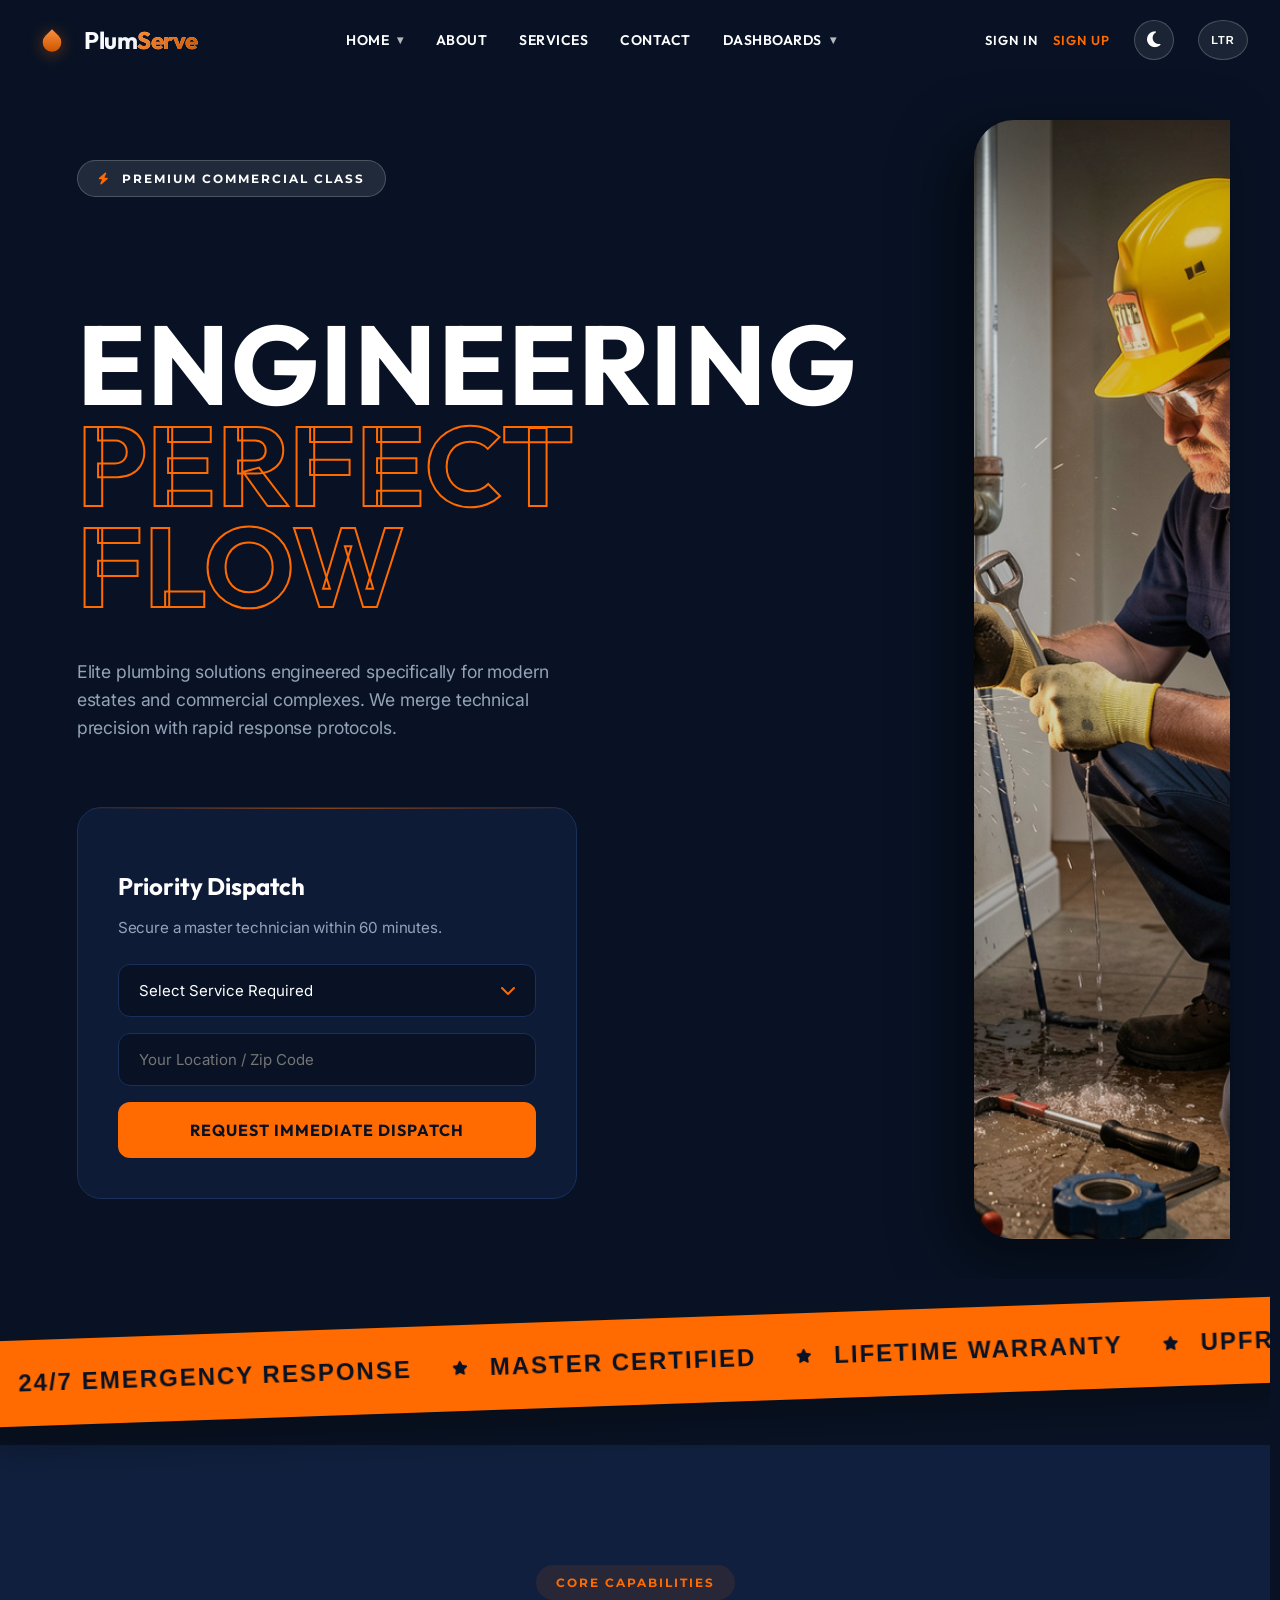
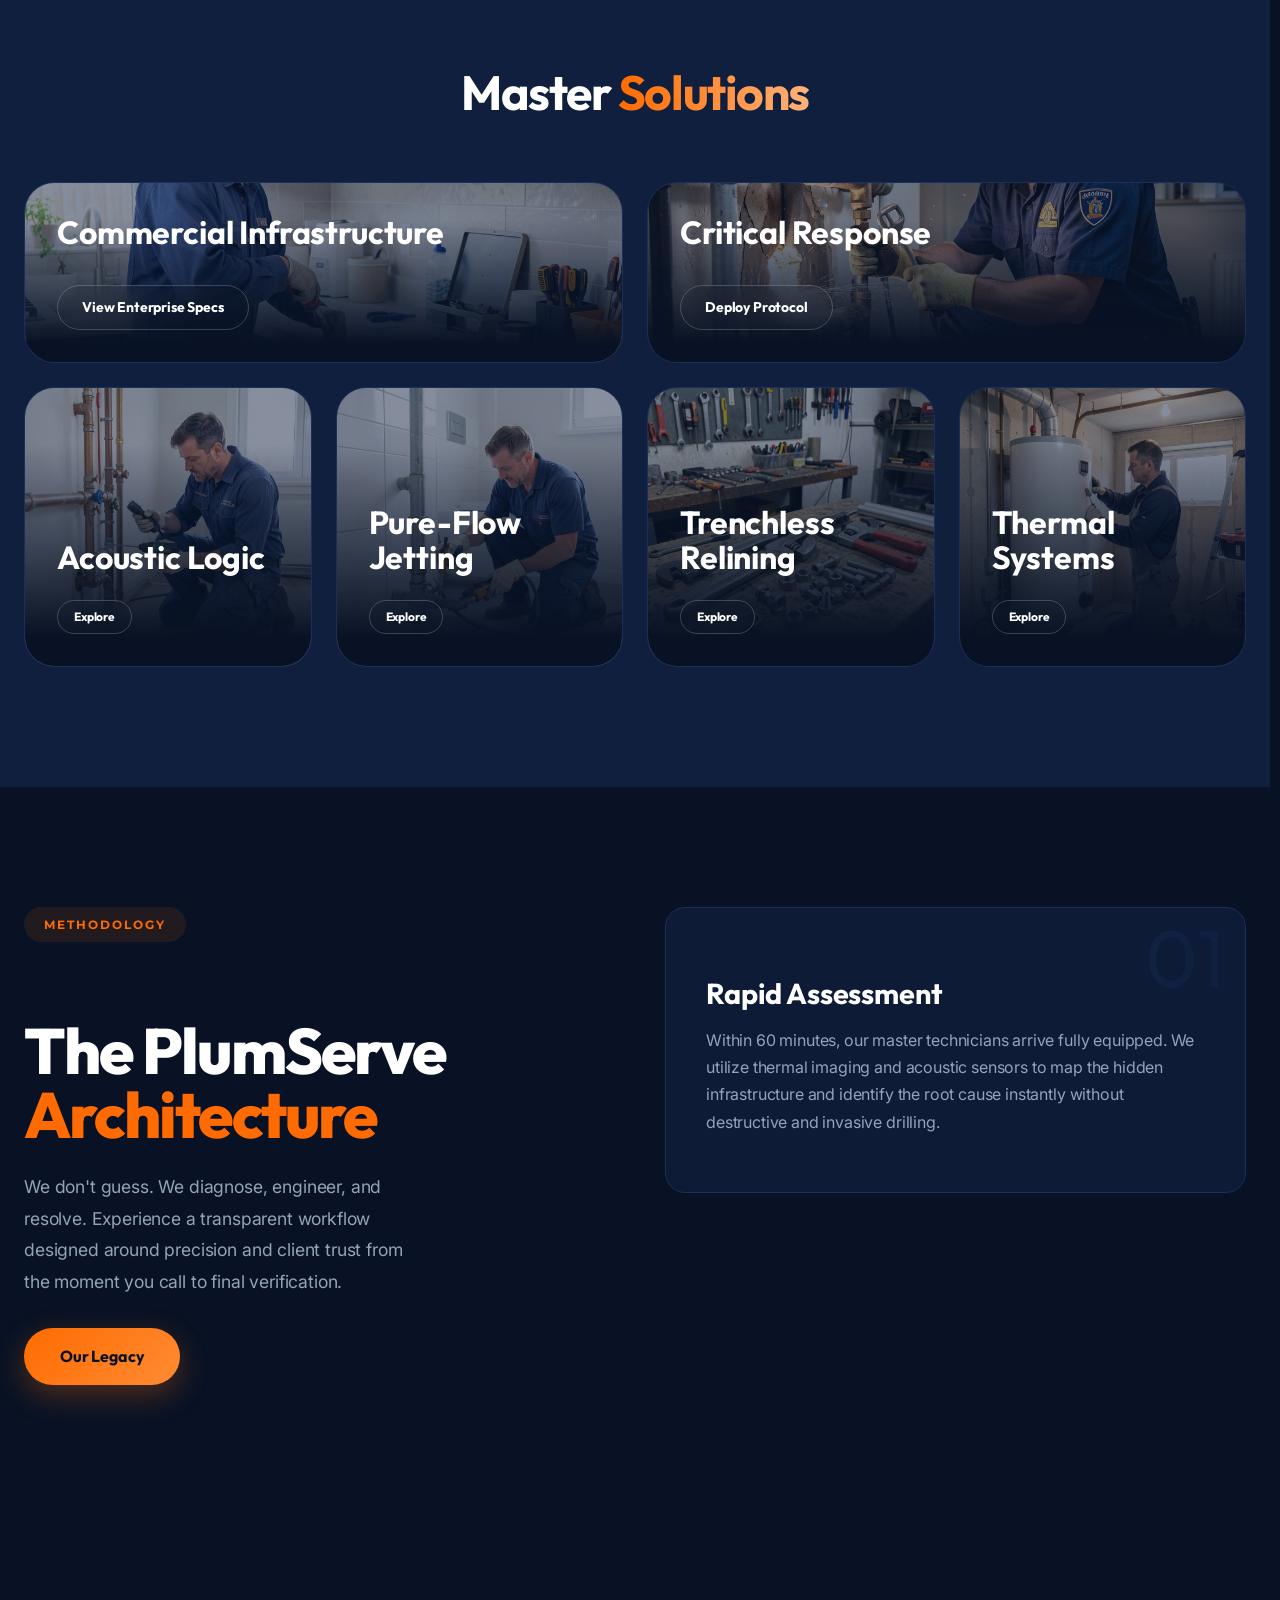
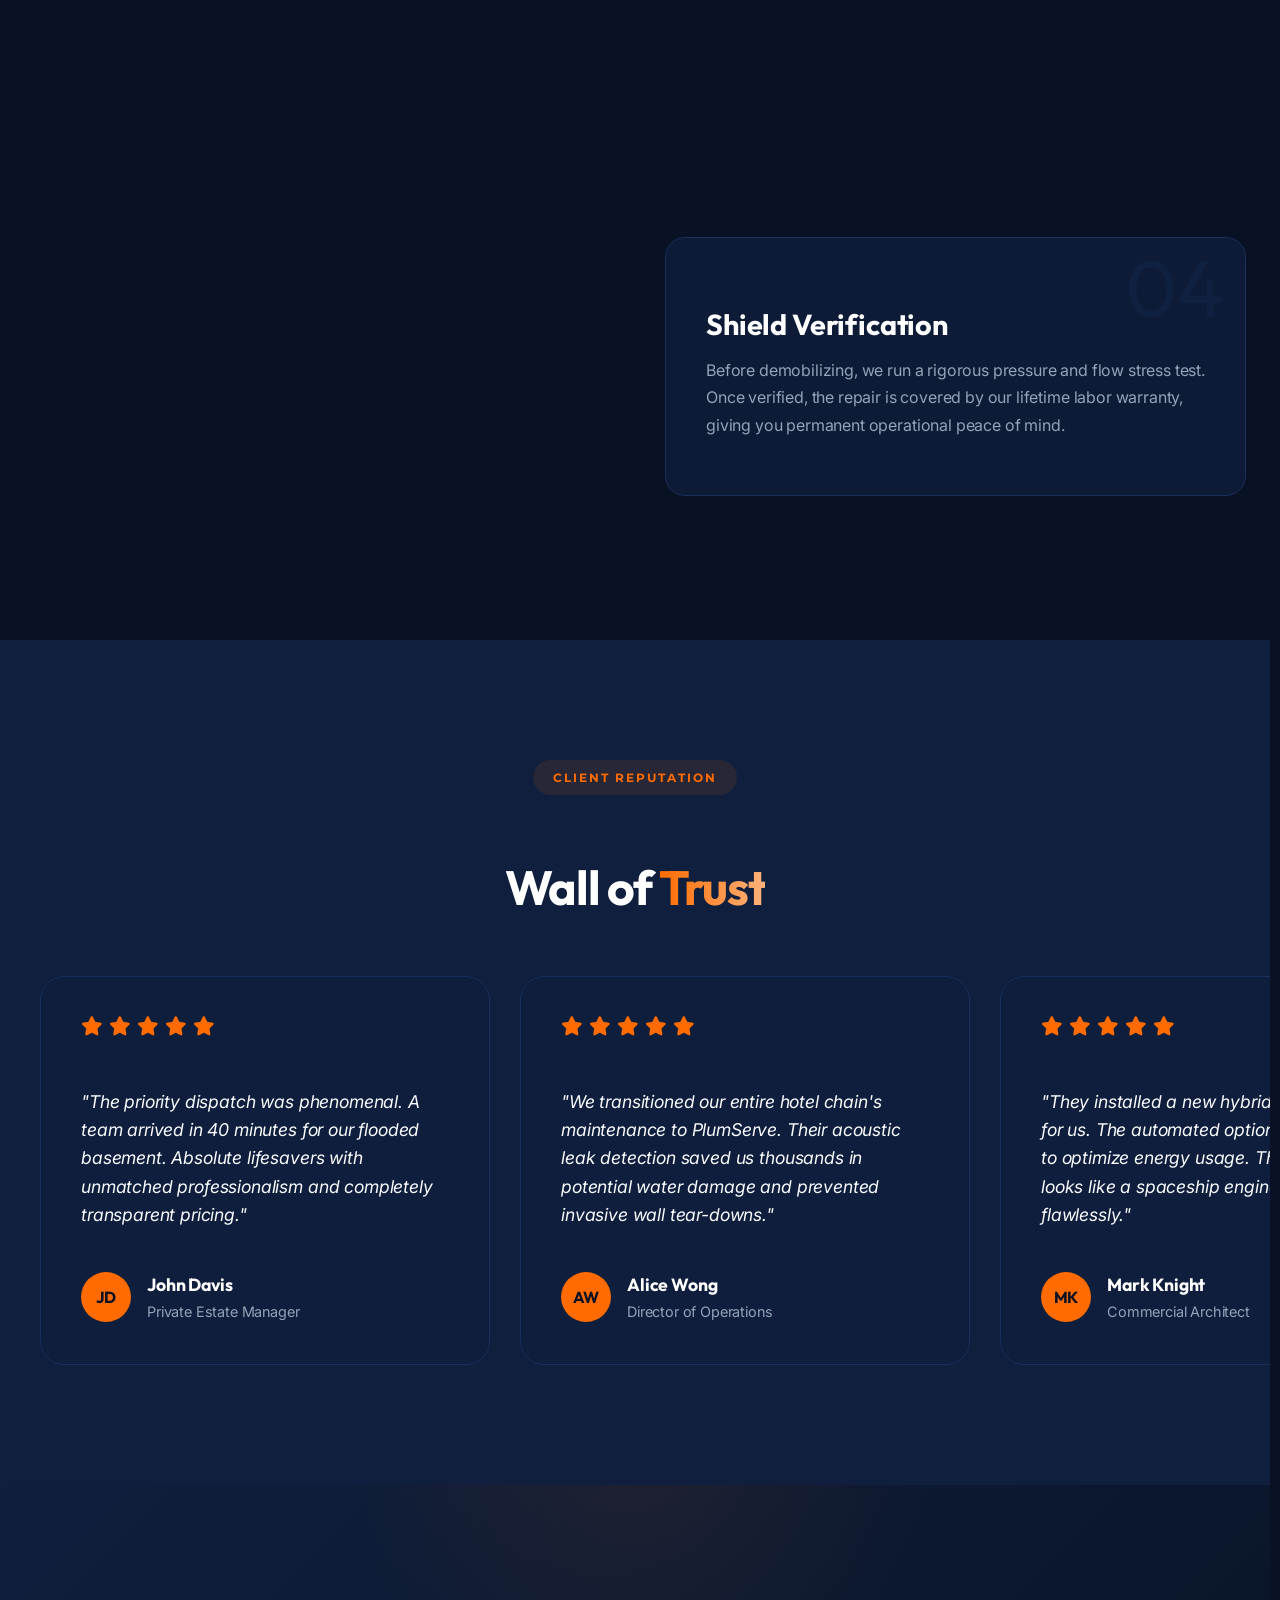
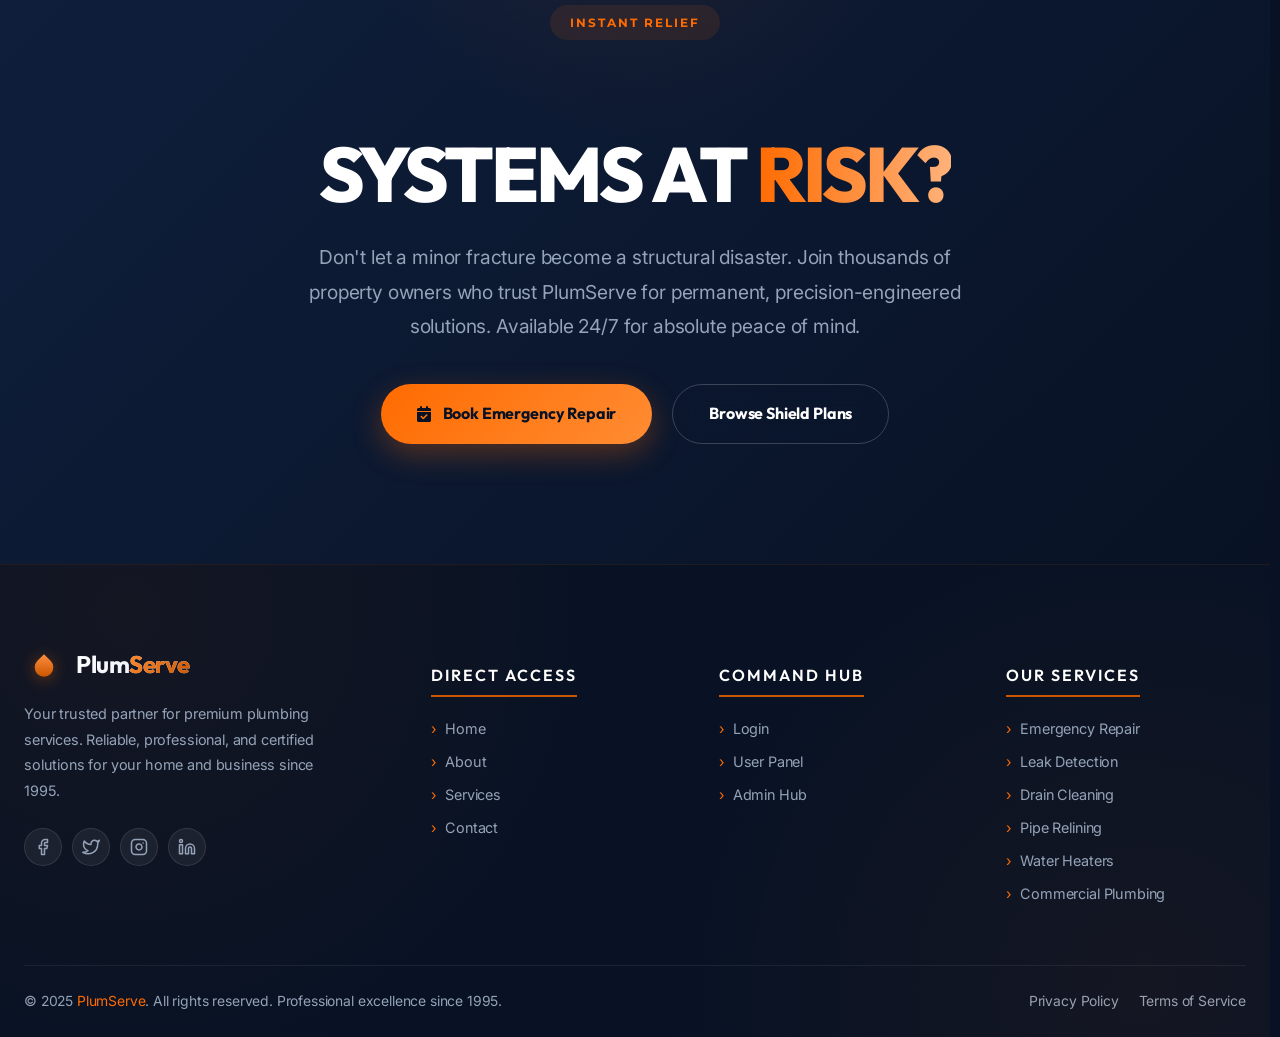
<file: index2.html>
<!DOCTYPE html>
<html lang="en" dir="ltr">

<head>
    <meta charset="UTF-8" />
    <meta name="viewport" content="width=device-width, initial-scale=1.0" />
    <meta name="description"
        content="PlumServe Home 2 – Professional plumbing solutions with rapid response and expert care." />
    <title>PlumServe – Home 2 | Premium Plumbing Services</title>
    <link rel="preconnect" href="https://fonts.googleapis.com" />
    <link rel="preconnect" href="https://fonts.gstatic.com" crossorigin />
    <link
        href="https://fonts.googleapis.com/css2?family=Outfit:wght@300;400;500;600;700;800&family=Montserrat:wght@400;500;600;700&family=Inter:wght@300;400;500;600&display=swap"
        rel="stylesheet" />
    <link rel="stylesheet" href="https://cdnjs.cloudflare.com/ajax/libs/font-awesome/6.5.1/css/all.min.css" />
    <link rel="stylesheet" href="css/style.css" />
    
    <style>
        /* ── HOME 2 PREMIUM SPECIFIC STYLES ── */
        body { background: var(--navy); }
        
        .h2-layout * { box-sizing: border-box; }

        /* Fix Navbar Contrast for Light Mode in Home 2 (since hero is light) */
        html[data-theme="light"] #header:not(.scrolled) .nav-link {
            color: #0f172a !important;
        }
        html[data-theme="light"] #header:not(.scrolled) .logo-text {
            --logo-color-1: #0f172a !important;
            --logo-color-2: #334155 !important;
        }
        html[data-theme="light"] #header:not(.scrolled) .dir-btn,
        html[data-theme="light"] #header:not(.scrolled) .theme-btn,
        html[data-theme="light"] #header:not(.scrolled) .hamburger {
            color: #0f172a !important;
            background: rgba(0, 0, 0, 0.05) !important;
            border: 1px solid rgba(0, 0, 0, 0.1) !important;
        }

        /* Home 2 Light Mode Components Fix */
        html[data-theme="light"] .h2-glass-panel {
            background: #ffffff;
            border-color: #e2e8f0;
            box-shadow: 0 10px 40px rgba(0,0,0,0.05);
        }
        html[data-theme="light"] .h2-input-group input, 
        html[data-theme="light"] .h2-input-group select {
            background: #f1f5f9;
            border-color: #e2e8f0;
            color: #0f172a;
        }
        html[data-theme="light"] .h2-glass-btn,
        html[data-theme="light"] .h2-marquee-item {
            color: #081224 !important; /* Force dark text on gold background for contrast */
        }
        html[data-theme="light"] .h2-glass-panel h3 {
            color: #0f172a;
        }
        html[data-theme="light"] .h2-glass-panel::before {
            background: linear-gradient(90deg, transparent, var(--gold), transparent);
            opacity: 0.3;
        }


        /* Asymmetric Hero */
        .h2-hero {
            position: relative;
            min-height: 100vh;
            display: grid;
            grid-template-columns: 1fr 1fr;
            background: var(--navy);
            overflow: hidden;
            padding-top: var(--header-h);
        }
        
        @media (max-width: 1024px) {
            .h2-hero { grid-template-columns: 1fr; }
        }

        .h2-hero-content {
            padding: 80px 6vw;
            display: flex;
            flex-direction: column;
            justify-content: center;
            position: relative;
            z-index: 2;
        }

        .h2-hero-visual {
            position: relative;
            padding: 40px;
            display: flex;
            align-items: center;
            justify-content: center;
        }

        .h2-hero-img-wrap {
            width: 100%;
            height: 100%;
            border-radius: 40px 0 0 40px;
            overflow: hidden;
            position: relative;
            box-shadow: -20px 20px 60px rgba(0,0,0,0.5);
        }
        @media (max-width: 1024px) {
            .h2-hero-visual { display: none; }
        }

        .h2-hero-img-wrap img {
            width: 100%;
            height: 100%;
            object-fit: cover;
            filter: brightness(0.85);
            transition: transform 10s ease;
        }
        .h2-hero-img-wrap:hover img {
            transform: scale(1.05);
        }

        .h2-hero-title {
            font-family: 'Bebas Neue', var(--font-heading);
            font-size: clamp(3rem, 12vw, 7rem);
            line-height: 0.9;
            letter-spacing: 1px;
            margin-bottom: 24px;
            color: var(--white);
            text-transform: uppercase;
            overflow-wrap: break-word;
        }

        .h2-hero-title span {
            color: transparent;
            -webkit-text-stroke: 2px var(--gold);
        }

        .h2-glass-panel {
            background: var(--navy-card);
            backdrop-filter: blur(24px);
            -webkit-backdrop-filter: blur(24px);
            border: 1px solid var(--navy-light);
            border-radius: 24px;
            padding: 40px;
            margin-top: 40px;
            max-width: 500px;
            box-shadow: var(--shadow-card);
            position: relative;
        }
        
        .h2-glass-panel::before {
            content: '';
            position: absolute;
            top: 0; left: 0; right: 0; height: 1px;
            background: linear-gradient(90deg, transparent, rgba(255,107,0,0.5), transparent);
        }

        /* Hero Booking Form */
        .h2-quick-book { display: flex; flex-direction: column; gap: 16px; margin-top: 24px; }
        .h2-input-group { position: relative; }
        .h2-input-group input, .h2-input-group select {
            width: 100%; padding: 16px 20px;
            background: var(--navy);
            border: 1px solid var(--navy-light);
            border-radius: 12px;
            color: var(--white);
            font-family: var(--font-body);
            font-size: 15px;
            transition: var(--transition);
        }
        .h2-input-group input:focus, .h2-input-group select:focus {
            outline: none; border-color: var(--gold);
            background: var(--navy-mid);
        }
        .h2-input-group select { appearance: none; cursor: pointer; }
        .h2-glass-btn {
            background: var(--gold); color: var(--navy);
            border: none; padding: 18px; border-radius: 12px;
            font-family: var(--font-heading); font-weight: 700;
            font-size: 16px; text-transform: uppercase; letter-spacing: 1px;
            cursor: pointer; transition: var(--transition);
        }
        .h2-glass-btn:hover {
            box-shadow: 0 0 20px rgba(255,107,0,0.4);
            transform: translateY(-2px);
        }

        /* Marquee Strip */
        .h2-marquee-wrap {
            padding: 24px 0; background: var(--gold);
            overflow: hidden; display: flex; align-items: center;
            transform: rotate(-2deg); margin: 40px -20px;
            width: calc(100% + 40px);
            box-shadow: 0 20px 40px rgba(0,0,0,0.3);
            z-index: 10; position: relative;
        }
        .h2-marquee-content {
            display: flex; gap: 40px; white-space: nowrap;
            animation: h2-scroll 20s linear infinite;
        }
        .h2-marquee-item {
            font-family: 'Rajdhani', sans-serif; font-size: 1.5rem;
            font-weight: 800; color: var(--navy); text-transform: uppercase;
            letter-spacing: 2px; display: flex; align-items: center; gap: 20px;
        }
        @keyframes h2-scroll { 0% { transform: translateX(0); } 100% { transform: translateX(-50%); } }

        @media (max-width: 480px) {
            .h2-marquee-wrap {
                margin: 40px -10px;
                width: calc(100% + 20px);
                padding: 16px 0;
            }
            .h2-marquee-item {
                font-size: 1.1rem;
                gap: 15px;
            }
            
            .h2-hero-title {
                font-size: clamp(2.2rem, 14vw, 3.5rem);
                word-break: normal;
                overflow-wrap: break-word;
                line-height: 1.1;
                margin-bottom: 20px;
            }

            .h2-hero {
                padding: 100px 0 60px;
            }

            .h2-glass-panel {
                padding: 30px 20px;
                margin-top: 30px;
            }
        }
        
        @media (max-width: 360px) {
            .h2-hero-title {
                font-size: 2.1rem !important;
            }
            .h2-hero-content {
                padding: 0 15px;
            }
        }

        /* Bento Grid V2 */
        .h2-bento-section { padding: 120px 0; background: var(--navy-mid); }
        .h2-bento-grid {
            display: grid; gap: 24px;
            grid-template-columns: repeat(4, 1fr);
            grid-auto-rows: 280px;
            max-width: 1400px; margin: 0 auto; padding: 0 24px;
        }
        @media (max-width: 1024px) {
            .h2-bento-grid { grid-template-columns: repeat(2, 1fr); }
        }
        @media (max-width: 600px) {
            .h2-layout .h2-bento-grid { 
                grid-template-columns: 1fr !important; 
                grid-auto-rows: auto !important; 
                gap: 20px !important;
                padding: 0 20px !important;
            }
            .h2-layout .b-span-2x2, 
            .h2-layout .b-span-2x1 { 
                grid-column: span 1 !important; 
                grid-row: span 1 !important; 
            }
            .h2-layout .h2-bento-card {
                min-height: 280px !important;
                padding: 24px !important;
            }
            .h2-layout .h2-bento-card-title {
                font-size: 1.5rem !important;
            }
        }

        @media (max-width: 480px) {
            .h2-layout .testimonials-track {
                flex-direction: column !important;
                gap: 20px !important;
            }
            .h2-layout .testi-card {
                flex: none !important;
                width: 100% !important;
                padding: 24px !important;
            }
            .h2-layout .slider-controls {
                display: none !important;
            }
            .h2-perks-grid {
                grid-template-columns: 1fr !important;
                gap: 20px !important;
                padding: 0 20px !important;
            }
        }
        .h2-bento-card {
            border-radius: 30px; position: relative; overflow: hidden;
            background: var(--navy-card); border: 1px solid var(--navy-light);
            display: flex; flex-direction: column; justify-content: flex-end; padding: 32px;
            transition: var(--transition);
        }
        .h2-bento-card:hover { border-color: var(--gold); transform: translateY(-5px); }
        .h2-bento-card img {
            position: absolute; inset: 0; width: 100%; height: 100%;
            object-fit: cover; z-index: 0; opacity: 0.5; transition: 0.8s ease;
        }
        .h2-bento-card:hover img { opacity: 0.8; transform: scale(1.05); }
        .h2-bento-card::after {
            content:''; position: absolute; inset: 0;
            background: linear-gradient(to top, var(--navy) 10%, transparent 80%); z-index: 1;
        }
        .h2-bento-card-content { position: relative; z-index: 2; }
        .h2-bento-card-title {
            font-family: var(--font-heading); font-size: 2rem; font-weight: 700; margin-bottom: 8px;
            line-height: 1.1;
        }
        .h2-bento-card-desc {
            color: var(--gray); font-size: 0.95rem; max-height: 0; opacity: 0; overflow: hidden;
            transition: all 0.4s ease; margin-bottom: 0;
        }
        .h2-bento-card:hover .h2-bento-card-desc { max-height: 100px; opacity: 1; margin-top: 10px; margin-bottom: 10px; }
        
        .b-span-2x2 { grid-column: span 2; grid-row: span 2; }
        .b-span-2x1 { grid-column: span 2; grid-row: span 1; }

        /* Sticky Process Section */
        .h2-process-section { padding: 120px 0; background: var(--navy); }
        .h2-process-container {
            display: grid; grid-template-columns: 1fr 1fr; gap: 60px;
            max-width: 1280px; margin: 0 auto; padding: 0 24px;
        }
        @media (max-width: 900px) {
            .h2-process-container { grid-template-columns: 1fr; }
        }
        .h2-process-sticky { position: sticky; top: 120px; height: max-content; }
        .h2-process-title {
            font-family: var(--font-heading); font-size: clamp(3rem, 5vw, 4rem); line-height: 1; font-weight: 800; margin-bottom: 24px;
        }
        .h2-process-title span { color: var(--gold); }
        .h2-step-card {
            background: var(--navy-card); border: 1px solid var(--navy-light);
            border-radius: 20px; padding: 40px; margin-bottom: 24px;
            position: relative; overflow: hidden; transition: var(--transition);
        }
        .h2-step-card::before {
            content: ''; position: absolute; left: 0; top: 0; bottom: 0; width: 4px; background: var(--gold);
            transform: scaleY(0); transform-origin: top; transition: transform 0.4s ease;
        }
        .h2-step-card:hover::before { transform: scaleY(1); }
        .h2-step-num {
            font-family: 'Bebas Neue', var(--font-heading); font-size: 5rem;
            color: var(--navy-light); position: absolute; right: 20px; top: 10px; line-height: 1;
            opacity: 0.3;
        }
        .h2-step-title { font-size: 1.8rem; font-family: var(--font-heading); font-weight: 700; margin-bottom: 12px; position:relative; z-index: 2; }
        .h2-step-desc { color: var(--gray); font-size: 1rem; line-height: 1.7; position:relative; z-index: 2; }

        /* Dynamic Testimonials */
        .h2-testi-section { padding: 120px 0; background: var(--navy-mid); overflow: hidden; }
        .h2-testi-track {
            display: flex; gap: 30px; padding: 0 40px; animation: h2-scroll-slow 40s linear infinite;
            width: max-content;
        }
        .h2-testi-card {
            width: 450px; background: var(--navy-card); border: 1px solid var(--navy-light);
            border-radius: 24px; padding: 40px; backdrop-filter: blur(10px);
            display: flex; flex-direction: column; justify-content: space-between; gap: 24px;
            white-space: normal; flex-shrink: 0;
        }
        @media(max-width: 600px){ .h2-testi-card { width: 320px; padding: 30px;} }
        .h2-testi-card p { font-size: 1.1rem; color: var(--off-white); font-style: italic; line-height: 1.6; }
        .testi-stars { color: var(--gold); font-size: 1.2rem; margin-bottom: 10px; display: flex; gap: 4px; }
        .h2-testi-author { display: flex; align-items: center; gap: 16px; }
        .h2-testi-avatar { width: 50px; height: 50px; border-radius: 50%; background: var(--gold); display: flex; align-items:center; justify-content:center; font-weight: bold; color: var(--navy); font-family: var(--font-heading); flex-shrink:0;}
        @keyframes h2-scroll-slow {
            0% { transform: translateX(0); }
            100% { transform: translateX(calc(-50% - 15px)); }
        }

        @media (max-width: 480px) {
            .h2-layout .h2-testi-track {
                flex-direction: column !important;
                animation: none !important;
                width: 100% !important;
                padding: 0 20px !important;
                gap: 20px !important;
                transform: none !important;
            }
            .h2-layout .h2-testi-card {
                width: 100% !important;
            }
            /* Hide the duplicate testimonial group on mobile as animation is disabled */
            .h2-layout .h2-testi-track > .h2-testi-card:nth-child(n+5) {
                display: none !important;
            }
        }
    </style>

    <link rel="icon" href="favicon.svg" type="image/svg+xml" />
</head>

<body>

    <!-- ════════════════════════════════════════
    HEADER
    ════════════════════════════════════════ -->
    <header id="header">
        <div class="header-inner">

            <!-- Logo -->
            <a href="index.html" class="logo">
                <div class="logo-icon">
                    <svg class="brand-logo-svg" viewBox="0 0 24 24" fill="none" xmlns="http://www.w3.org/2000/svg">
                        <path d="M12 2.69l5.66 5.66a8 8 0 1 1-11.31 0z" fill="url(#droplet-gradient)"/>
                        <defs>
                            <linearGradient id="droplet-gradient" x1="12" y1="2" x2="12" y2="22" gradientUnits="userSpaceOnUse">
                                <stop stop-color="#ff9142"/>
                                <stop offset="1" stop-color="#cc5600"/>
                            </linearGradient>
                        </defs>
                    </svg>
                </div>
                <span class="logo-text">Plum<span>Serve</span></span>
            </a>

            <!-- Desktop Nav -->
            <nav class="main-nav" aria-label="Main navigation">

                <!-- Home Dropdown -->
                <div class="nav-item">
                    <a href="index.html" class="nav-link">Home <span class="arrow">▾</span></a>
                    <div class="dropdown">
                        <a href="index.html">Home 1 (Residential)</a>
                        <a href="index2.html">Home 2 (Commercial)</a>
                    </div>
                </div>

                <div class="nav-item"><a href="about.html" class="nav-link">About</a></div>
                <div class="nav-item"><a href="services.html" class="nav-link">Services</a></div>

                <div class="nav-item"><a href="contact.html" class="nav-link">Contact</a></div>

                <!-- Dashboards Dropdown -->
                <div class="nav-item">
                    <a href="#" class="nav-link">Dashboards <span class="arrow">▾</span></a>
                    <div class="dropdown">
                        <a href="dashboard-user.html">User Dashboard</a>
                        <a href="dashboard-admin.html">Admin Dashboard</a>
                    </div>
                </div>
            </nav>

            <!-- Right: Globe -->
            <div class="header-actions">
                <div class="header-auth-links" style="display:flex; gap:15px; align-items:center;">
                    <a href="login.html" class="nav-link" style="padding:0; text-transform:uppercase; font-size:13px; font-weight:600; letter-spacing:1px;">Sign In</a>
                    <a href="signup.html" class="nav-link nav-signup" style="padding:0; text-transform:uppercase; font-size:13px; font-weight:600; letter-spacing:1px;">Sign Up</a>
                </div>
                
                <button class="theme-btn" id="theme-btn" aria-label="Toggle Dark/Light Mode" title="Toggle Theme">
                    <i class="fa-solid fa-moon"></i>
                </button>
                <button class="dir-btn" id="dir-btn" aria-label="Toggle RTL/LTR direction" title="Toggle RTL/LTR"><span class="dir-label">LTR</span></button>
                <button class="hamburger" id="hamburger" aria-label="Open menu" aria-expanded="false">
                    <span></span><span></span><span></span>
                </button>
            </div>
        </div>
    </header>

    <!-- Mobile Nav -->
    <div class="mobile-overlay" id="mobile-overlay"></div>
    <nav class="mobile-nav" id="mobile-nav" aria-label="Mobile navigation">
        <div class="mobile-nav-item">
            <span class="mobile-nav-link active" data-toggle="#mob-home-dd">Home <span class="arrow">▾</span></span>
            <div class="mobile-dropdown" id="mob-home-dd">
                <a href="index.html">Home 1</a>
                <a href="index2.html" class="active">Home 2</a>
            </div>
        </div>
        <div class="mobile-nav-item"><a href="about.html" class="mobile-nav-link">About</a></div>
        <div class="mobile-nav-item"><a href="services.html" class="mobile-nav-link">Services</a></div>

        <div class="mobile-nav-item"><a href="contact.html" class="mobile-nav-link">Contact</a></div>
        <div class="mobile-nav-item">
            <span class="mobile-nav-link" data-toggle="#mob-dash-dd">Dashboards <span class="arrow">▾</span></span>
            <div class="mobile-dropdown" id="mob-dash-dd">
                <a href="dashboard-user.html">User Dashboard</a>
                <a href="dashboard-admin.html">Admin Dashboard</a>
            </div>
        </div>
        <div class="mobile-nav-item mobile-toggles-container">
            <button class="theme-btn mobile-toggle-btn" aria-label="Toggle Theme">
                <i class="fa-solid fa-moon"></i> Theme
            </button>
            <button class="dir-btn mobile-toggle-btn" aria-label="Toggle Direction"><span class="dir-label">LTR</span></button>
        </div>
        <div class="mobile-nav-item"><a href="login.html" class="mobile-nav-link">Sign In</a></div>
        <div class="mobile-nav-item"><a href="signup.html" class="mobile-nav-link">Sign Up</a></div>
    </nav>

    <!-- ════════════════════════════════════════
    HOME 2 SPECIFIC CONTENT (ASYMMETRIC)
    ════════════════════════════════════════ -->
    <main class="h2-layout">
        
        <!-- === ASYMMETRIC HERO === -->
        <section class="h2-hero">
            <div class="h2-hero-content reveal">
                <div class="section-tag" style="background: rgba(255,255,255,0.1); color: var(--white); border: 1px solid rgba(255,255,255,0.2); width: max-content;">
                    <i class="fa-solid fa-bolt" style="color:var(--gold); margin-right:6px;"></i> Premium Commercial Class
                </div>
                <h1 class="h2-hero-title">
                    ENGINEERING<br/>
                    <span>PERFECT FLOW</span>
                </h1>
                <p style="color: var(--gray); font-size: 1.1rem; max-width: 480px; margin-bottom: 24px; line-height: 1.6;">
                    Elite plumbing solutions engineered specifically for modern estates and commercial complexes. We merge technical precision with rapid response protocols.
                </p>
                
                <!-- Glassmorphic Booking Panel -->
                <div class="h2-glass-panel">
                    <h3 style="font-family: var(--font-heading); font-size: 1.5rem; margin-bottom: 8px;">Priority Dispatch</h3>
                    <p style="color: var(--gray); font-size: 0.95rem;">Secure a master technician within 60 minutes.</p>
                    
                    <form class="h2-quick-book" action="contact.html">
                        <div class="h2-input-group">
                            <select required aria-label="Service Required">
                                <option value="" disabled selected>Select Service Required</option>
                                <option value="emergency">Emergency Repair</option>
                                <option value="leak">Leak Detection</option>
                                <option value="drain">Drain Cleaning</option>
                                <option value="relining">Pipe Relining</option>
                                <option value="heaters">Water Heaters</option>
                                <option value="commercial">Commercial Plumbing</option>
                            </select>
                            <i class="fa-solid fa-chevron-down" style="position: absolute; right: 20px; top: 18px; color: var(--gold); pointer-events: none;"></i>
                        </div>
                        <div class="h2-input-group">
                            <input type="text" placeholder="Your Location / Zip Code" required>
                        </div>
                        <button type="submit" class="h2-glass-btn">Request Immediate Dispatch</button>
                    </form>
                </div>
            </div>
            
            <div class="h2-hero-visual reveal from-right">
                <div class="h2-hero-img-wrap">
                    <img src="assets/images/freepik__emergency-plumber-repairing-burst-pipe-in-a-home-w__58423.png" alt="Premium Plumbing Infrastructure">
                </div>
            </div>
        </section>

        <!-- === MARQUEE === -->
        <div class="h2-marquee-wrap">
            <div class="h2-marquee-content">
                <div class="h2-marquee-item"><i class="fa-solid fa-star" style="font-size: 14px; color: var(--navy);"></i> 24/7 EMERGENCY RESPONSE</div>
                <div class="h2-marquee-item"><i class="fa-solid fa-star" style="font-size: 14px; color: var(--navy);"></i> MASTER CERTIFIED</div>
                <div class="h2-marquee-item"><i class="fa-solid fa-star" style="font-size: 14px; color: var(--navy);"></i> LIFETIME WARRANTY</div>
                <div class="h2-marquee-item"><i class="fa-solid fa-star" style="font-size: 14px; color: var(--navy);"></i> UPFRONT PRICING</div>
                <div class="h2-marquee-item"><i class="fa-solid fa-star" style="font-size: 14px; color: var(--navy);"></i> 24/7 EMERGENCY RESPONSE</div>
                <div class="h2-marquee-item"><i class="fa-solid fa-star" style="font-size: 14px; color: var(--navy);"></i> MASTER CERTIFIED</div>
                <div class="h2-marquee-item"><i class="fa-solid fa-star" style="font-size: 14px; color: var(--navy);"></i> LIFETIME WARRANTY</div>
                <div class="h2-marquee-item"><i class="fa-solid fa-star" style="font-size: 14px; color: var(--navy);"></i> UPFRONT PRICING</div>
            </div>
        </div>

        <!-- === BENTO GRID V2 === -->
        <section class="h2-bento-section">
            <div class="container text-center" style="margin-bottom: 60px;">
                <span class="section-tag">Core Capabilities</span>
                <h2 class="section-title">Master <span>Solutions</span></h2>
            </div>
            
            <div class="h2-bento-grid">
                <!-- Large Item 1: Commercial Plumbing -->
                <div class="h2-bento-card b-span-2x2 reveal" id="commercial">
                    <img src="assets/images/freepik__professional-plumber-repairing-pipes-in-a-modern-h__58419.png" alt="Commercial Plumbing">
                    <div class="h2-bento-card-content">
                        <div class="h2-bento-card-title">Commercial Infrastructure</div>
                        <p class="h2-bento-card-desc">High-capacity pumping stations, central heating circuits, and commercial-grade wastewater management designed for 99.9% uptime.</p>
                        <a href="services.html#commercial" class="btn-outline" style="margin-top: 20px; padding: 10px 24px; font-size: 14px;">View Enterprise Specs</a>
                    </div>
                </div>

                <!-- Large Item 2: Emergency Repair -->
                <div class="h2-bento-card b-span-2x2 reveal reveal-delay-1" id="emergency">
                    <img src="assets/images/freepik__emergency-plumber-repairing-burst-pipe-in-a-home-w__58423.png" alt="Emergency Repair">
                    <div class="h2-bento-card-content">
                        <div class="h2-bento-card-title">Critical Response</div>
                        <p class="h2-bento-card-desc">24/7 rapid response for industrial and residential emergencies, burst pipes, and sudden system failures.</p>
                        <a href="services.html#emergency" class="btn-outline" style="margin-top: 20px; padding: 10px 24px; font-size: 14px;">Deploy Protocol</a>
                    </div>
                </div>
                
                <!-- Normal Item 3: Leak Detection -->
                <div class="h2-bento-card reveal reveal-delay-2" id="leak">
                    <img src="assets/images/freepik__professional-plumber-inspecting-water-leak-in-resi__58420.png" alt="Leak Detection">
                    <div class="h2-bento-card-content">
                        <div class="h2-bento-card-title">Acoustic Logic</div>
                        <p class="h2-bento-card-desc">Non-invasive leak detection using ultra-sensitive acoustic sensors pinpointing micro-fractures.</p>
                        <a href="services.html#leak" class="btn-outline" style="margin-top: 10px; padding: 6px 16px; font-size: 12px;">Explore</a>
                    </div>
                </div>
                
                <!-- Normal Item 4: Drain Cleaning -->
                <div class="h2-bento-card reveal reveal-delay-3" id="drain">
                    <img src="assets/images/freepik__plumber-cleaning-a-clogged-drain-pipe-in-a-bathroo__58421.png" alt="Drain Cleaning">
                    <div class="h2-bento-card-content">
                        <div class="h2-bento-card-title">Pure-Flow Jetting</div>
                        <p class="h2-bento-card-desc">High-pressure hydro-jetting to eradicate 100% of pipeline blockages and calcification.</p>
                        <a href="services.html#drain" class="btn-outline" style="margin-top: 10px; padding: 6px 16px; font-size: 12px;">Explore</a>
                    </div>
                </div>

                <!-- Normal Item 5: Pipe Relining -->
                <div class="h2-bento-card reveal reveal-delay-4" id="relining">
                    <img src="assets/images/freepik__professional-plumbing-tools-arranged-on-workbench-__58424.png" alt="Pipe Relining">
                    <div class="h2-bento-card-content">
                        <div class="h2-bento-card-title">Trenchless Relining</div>
                        <p class="h2-bento-card-desc">Cured-in-place pipe (CIPP) trenchless restoration of main lines without excavation.</p>
                        <a href="services.html#relining" class="btn-outline" style="margin-top: 10px; padding: 6px 16px; font-size: 12px;">Explore</a>
                    </div>
                </div>

                <!-- Normal Item 6: Water Heaters -->
                <div class="h2-bento-card reveal reveal-delay-5" id="heaters">
                    <img src="assets/images/freepik__professional-plumber-installing-a-modern-water-hea__58422.png" alt="Water Heaters">
                    <div class="h2-bento-card-content">
                        <div class="h2-bento-card-title">Thermal Systems</div>
                        <p class="h2-bento-card-desc">Tankless hybrid water heaters and smart thermostats that reduce energy footprints.</p>
                        <a href="services.html#heaters" class="btn-outline" style="margin-top: 10px; padding: 6px 16px; font-size: 12px;">Explore</a>
                    </div>
                </div>
            </div>
        </section>

        <!-- === STICKY PROCESS === -->
        <section class="h2-process-section">
            <div class="h2-process-container">
                <div class="h2-process-left reveal">
                    <div class="h2-process-sticky">
                        <span class="section-tag">Methodology</span>
                        <h2 class="h2-process-title">The PlumServe <span>Architecture</span></h2>
                        <p style="color: var(--gray); font-size: 1.1rem; line-height: 1.8; max-width: 400px; margin-bottom: 30px;">
                            We don't guess. We diagnose, engineer, and resolve. Experience a transparent workflow designed around precision and client trust from the moment you call to final verification.
                        </p>
                        <a href="about.html" class="btn-primary">Our Legacy</a>
                    </div>
                </div>
                
                <div class="h2-process-right">
                    <div class="h2-step-card reveal from-right">
                        <span class="h2-step-num">01</span>
                        <h3 class="h2-step-title">Rapid Assessment</h3>
                        <p class="h2-step-desc">Within 60 minutes, our master technicians arrive fully equipped. We utilize thermal imaging and acoustic sensors to map the hidden infrastructure and identify the root cause instantly without destructive and invasive drilling.</p>
                    </div>
                    
                    <div class="h2-step-card reveal from-right">
                        <span class="h2-step-num">02</span>
                        <h3 class="h2-step-title">Transparent Logic</h3>
                        <p class="h2-step-desc">You are provided with a complete visual diagnostic report alongside a flat-rate upfront cost. We explain the engineering logic behind the proposed solution so you understand exactly what you are investing in.</p>
                    </div>
                    
                    <div class="h2-step-card reveal from-right">
                        <span class="h2-step-num">03</span>
                        <h3 class="h2-step-title">Precision Execution</h3>
                        <p class="h2-step-desc">Our protocol dictates the use of industry-leading materials. From copper crimping to hydro-jetting, every action is meticulously performed to exceed local building safety codes and ensure total system integrity.</p>
                    </div>
                    
                    <div class="h2-step-card reveal from-right">
                        <span class="h2-step-num">04</span>
                        <h3 class="h2-step-title">Shield Verification</h3>
                        <p class="h2-step-desc">Before demobilizing, we run a rigorous pressure and flow stress test. Once verified, the repair is covered by our lifetime labor warranty, giving you permanent operational peace of mind.</p>
                    </div>
                </div>
            </div>
        </section>

        <!-- === HORIZONTAL TESTIMONIALS === -->
        <section class="h2-testi-section">
            <div class="container text-center" style="margin-bottom: 60px;">
                <span class="section-tag">Client Reputation</span>
                <h2 class="section-title">Wall of <span>Trust</span></h2>
            </div>
            
            <div class="h2-testi-track">
                <!-- Group 1 -->
                <div class="h2-testi-card">
                    <div class="testi-stars" aria-label="5 out of 5 stars"><i class="fa-solid fa-star"></i><i class="fa-solid fa-star"></i><i class="fa-solid fa-star"></i><i class="fa-solid fa-star"></i><i class="fa-solid fa-star"></i></div>
                    <p>"The priority dispatch was phenomenal. A team arrived in 40 minutes for our flooded basement. Absolute lifesavers with unmatched professionalism and completely transparent pricing."</p>
                    <div class="h2-testi-author">
                        <div class="h2-testi-avatar">JD</div>
                        <div>
                            <strong style="display:block; font-family:var(--font-heading); font-size: 1.1rem;">John Davis</strong>
                            <span style="color:var(--gray); font-size: 0.9rem;">Private Estate Manager</span>
                        </div>
                    </div>
                </div>
                
                <div class="h2-testi-card">
                    <div class="testi-stars" aria-label="5 out of 5 stars"><i class="fa-solid fa-star"></i><i class="fa-solid fa-star"></i><i class="fa-solid fa-star"></i><i class="fa-solid fa-star"></i><i class="fa-solid fa-star"></i></div>
                    <p>"We transitioned our entire hotel chain's maintenance to PlumServe. Their acoustic leak detection saved us thousands in potential water damage and prevented invasive wall tear-downs."</p>
                    <div class="h2-testi-author">
                        <div class="h2-testi-avatar">AW</div>
                        <div>
                            <strong style="display:block; font-family:var(--font-heading); font-size: 1.1rem;">Alice Wong</strong>
                            <span style="color:var(--gray); font-size: 0.9rem;">Director of Operations</span>
                        </div>
                    </div>
                </div>
                
                <div class="h2-testi-card">
                    <div class="testi-stars" aria-label="5 out of 5 stars"><i class="fa-solid fa-star"></i><i class="fa-solid fa-star"></i><i class="fa-solid fa-star"></i><i class="fa-solid fa-star"></i><i class="fa-solid fa-star"></i></div>
                    <p>"They installed a new hybrid thermal system for us. The automated options made it easy to optimize energy usage. The installation looks like a spaceship engine room and runs flawlessly."</p>
                    <div class="h2-testi-author">
                        <div class="h2-testi-avatar">MK</div>
                        <div>
                            <strong style="display:block; font-family:var(--font-heading); font-size: 1.1rem;">Mark Knight</strong>
                            <span style="color:var(--gray); font-size: 0.9rem;">Commercial Architect</span>
                        </div>
                    </div>
                </div>
                
                <div class="h2-testi-card">
                    <div class="testi-stars" aria-label="5 out of 5 stars"><i class="fa-solid fa-star"></i><i class="fa-solid fa-star"></i><i class="fa-solid fa-star"></i><i class="fa-solid fa-star"></i><i class="fa-solid fa-star"></i></div>
                    <p>"Zero hidden fees. The transparent engineering step they do before starting work is something every contractor should adopt. Honest, elite service that respects the client's time."</p>
                    <div class="h2-testi-author">
                        <div class="h2-testi-avatar">EL</div>
                        <div>
                            <strong style="display:block; font-family:var(--font-heading); font-size: 1.1rem;">Emma Lewis</strong>
                            <span style="color:var(--gray); font-size: 0.9rem;">Property Developer</span>
                        </div>
                    </div>
                </div>
                
                <!-- Group 2 (Duplicate for infinity scroll) -->
                <div class="h2-testi-card">
                    <div class="testi-stars" aria-label="5 out of 5 stars"><i class="fa-solid fa-star"></i><i class="fa-solid fa-star"></i><i class="fa-solid fa-star"></i><i class="fa-solid fa-star"></i><i class="fa-solid fa-star"></i></div>
                    <p>"The priority dispatch was phenomenal. A team arrived in 40 minutes for our flooded basement. Absolute lifesavers with unmatched professionalism and completely transparent pricing."</p>
                    <div class="h2-testi-author">
                        <div class="h2-testi-avatar">JD</div>
                        <div>
                            <strong style="display:block; font-family:var(--font-heading); font-size: 1.1rem;">John Davis</strong>
                            <span style="color:var(--gray); font-size: 0.9rem;">Private Estate Manager</span>
                        </div>
                    </div>
                </div>
                
                <div class="h2-testi-card">
                    <div class="testi-stars" aria-label="5 out of 5 stars"><i class="fa-solid fa-star"></i><i class="fa-solid fa-star"></i><i class="fa-solid fa-star"></i><i class="fa-solid fa-star"></i><i class="fa-solid fa-star"></i></div>
                    <p>"We transitioned our entire hotel chain's maintenance to PlumServe. Their acoustic leak detection saved us thousands in potential water damage and prevented invasive wall tear-downs."</p>
                    <div class="h2-testi-author">
                        <div class="h2-testi-avatar">AW</div>
                        <div>
                            <strong style="display:block; font-family:var(--font-heading); font-size: 1.1rem;">Alice Wong</strong>
                            <span style="color:var(--gray); font-size: 0.9rem;">Director of Operations</span>
                        </div>
                    </div>
                </div>
                
                <div class="h2-testi-card">
                    <div class="testi-stars" aria-label="5 out of 5 stars"><i class="fa-solid fa-star"></i><i class="fa-solid fa-star"></i><i class="fa-solid fa-star"></i><i class="fa-solid fa-star"></i><i class="fa-solid fa-star"></i></div>
                    <p>"They installed a new hybrid thermal system for us. The automated options made it easy to optimize energy usage. The installation looks like a spaceship engine room and runs flawlessly."</p>
                    <div class="h2-testi-author">
                        <div class="h2-testi-avatar">MK</div>
                        <div>
                            <strong style="display:block; font-family:var(--font-heading); font-size: 1.1rem;">Mark Knight</strong>
                            <span style="color:var(--gray); font-size: 0.9rem;">Commercial Architect</span>
                        </div>
                    </div>
                </div>
                
                <div class="h2-testi-card">
                    <div class="testi-stars" aria-label="5 out of 5 stars"><i class="fa-solid fa-star"></i><i class="fa-solid fa-star"></i><i class="fa-solid fa-star"></i><i class="fa-solid fa-star"></i><i class="fa-solid fa-star"></i></div>
                    <p>"Zero hidden fees. The transparent engineering step they do before starting work is something every contractor should adopt. Honest, elite service that respects the client's time."</p>
                    <div class="h2-testi-author">
                        <div class="h2-testi-avatar">EL</div>
                        <div>
                            <strong style="display:block; font-family:var(--font-heading); font-size: 1.1rem;">Emma Lewis</strong>
                            <span style="color:var(--gray); font-size: 0.9rem;">Property Developer</span>
                        </div>
                    </div>
                </div>
            </div>
        </section>

        <!-- === FINAL CTA === -->
        <section class="final-cta reveal">
            <div class="container text-center">
                <span class="section-tag">Instant Relief</span>
                <h2 class="section-title" style="color:var(--white);">SYSTEMS AT <span>RISK?</span></h2>
                <p style="color:var(--gray); font-size:1.2rem; margin:20px auto 40px; max-width:700px;">
                    Don't let a minor fracture become a structural disaster. Join thousands of property owners who trust PlumServe for permanent, precision-engineered solutions. Available 24/7 for absolute peace of mind.
                </p>
                <div class="hero-cta-group">
                    <a href="contact.html" class="btn-primary"><i class="fa-solid fa-calendar-check"></i> Book Emergency Repair</a>
                    <a href="services.html" class="btn-outline">Browse Shield Plans</a>
                </div>
            </div>
        </section>

    </main>

<footer id="footer">
        <div class="container">
            <div class="footer-grid">
                <!-- Brand -->
                <div class="footer-brand">
                    <a href="index.html" class="logo">
                        <div class="logo-icon">
                    <svg class="brand-logo-svg" viewBox="0 0 24 24" fill="none" xmlns="http://www.w3.org/2000/svg">
                        <path d="M12 2.69l5.66 5.66a8 8 0 1 1-11.31 0z" fill="url(#droplet-gradient)"/>
                        <defs>
                            <linearGradient id="droplet-gradient" x1="12" y1="2" x2="12" y2="22" gradientUnits="userSpaceOnUse">
                                <stop stop-color="#ff9142"/>
                                <stop offset="1" stop-color="#cc5600"/>
                            </linearGradient>
                        </defs>
                    </svg>
                </div>
                        <span class="logo-text">Plum<span>Serve</span></span>
                    </a>
                    <p>Your trusted partner for premium plumbing services. Reliable, professional, and certified
                        solutions for your home and business since 1995.
                    </p>
                    <div class="footer-socials">
                        <a href="#" class="social-link" aria-label="Facebook"><svg viewBox="0 0 24 24" fill="none"
                                stroke="currentColor" stroke-width="2" stroke-linecap="round" stroke-linejoin="round">
                                <path d="M18 2h-3a5 5 0 0 0-5 5v3H7v4h3v8h4v-8h3l1-4h-4V7a1 1 0 0 1 1-1h3z" />
                            </svg></a>
                        <a href="#" class="social-link" aria-label="Twitter"><svg viewBox="0 0 24 24" fill="none"
                                stroke="currentColor" stroke-width="2" stroke-linecap="round" stroke-linejoin="round">
                                <path
                                    d="M23 3a10.9 10.9 0 0 1-3.14 1.53 4.48 4.48 0 0 0-7.86 3v1A10.66 10.66 0 0 1 3 4s-4 9 5 13a11.64 11.64 0 0 1-7 2c9 5 20 0 20-11.5a4.5 4.5 0 0 0-.08-.83A7.72 7.72 0 0 0 23 3z" />
                            </svg></a>
                        <a href="#" class="social-link" aria-label="Instagram"><svg viewBox="0 0 24 24" fill="none"
                                stroke="currentColor" stroke-width="2" stroke-linecap="round" stroke-linejoin="round">
                                <rect x="2" y="2" width="20" height="20" rx="5" ry="5" />
                                <path d="M16 11.37A4 4 0 1 1 12.63 8 4 4 0 0 1 16 11.37z" />
                                <line x1="17.5" y1="6.5" x2="17.51" y2="6.5" />
                            </svg></a>
                        <a href="#" class="social-link" aria-label="LinkedIn"><svg viewBox="0 0 24 24" fill="none"
                                stroke="currentColor" stroke-width="2" stroke-linecap="round" stroke-linejoin="round">
                                <path
                                    d="M16 8a6 6 0 0 1 6 6v7h-4v-7a2 2 0 0 0-2-2 2 2 0 0 0-2 2v7h-4v-7a6 6 0 0 1 6-6z" />
                                <rect x="2" y="9" width="4" height="12" />
                                <circle cx="4" cy="4" r="2" />
                            </svg></a>
                    </div>
                </div>
                <!-- Quick Links -->
                <div class="footer-col reveal">
                    <h4>Direct Access</h4>
                    <ul>
                        <li><a href="index.html">Home</a></li>
                        <li><a href="about.html">About</a></li>
                        <li><a href="services.html">Services</a></li>
                        <li><a href="contact.html">Contact</a></li>
                    </ul>
                </div>
                <div class="footer-col reveal reveal-delay-2">
                    <h4>Command Hub</h4>
                    <ul>
                        <li><a href="login.html">Login</a></li>
                        <li><a href="dashboard-user.html">User Panel</a></li>
                        <li><a href="dashboard-admin.html">Admin Hub</a></li>
                    </ul>
                </div>
                <!-- Services -->
                <div class="footer-col">
                    <h4>Our Services</h4>
                    <ul>
                        <li><a href="services.html#emergency">Emergency Repair</a></li>
                        <li><a href="services.html#leak">Leak Detection</a></li>
                        <li><a href="services.html#drain">Drain Cleaning</a></li>
                        <li><a href="services.html#relining">Pipe Relining</a></li>
                        <li><a href="services.html#heaters">Water Heaters</a></li>
                        <li><a href="services.html#commercial">Commercial Plumbing</a></li>
                    </ul>
                </div>

            </div>
            <!-- Bottom bar -->
            <div class="footer-bottom">
                <div class="footer-copy">© 2025 <span>PlumServe</span>. All rights reserved. Professional excellence
                    since 1995.
                </div>
                <div class="footer-links">
                    <a href="#">Privacy Policy</a>
                    <a href="#">Terms of Service</a>
                </div>
            </div>
        </div>
    </footer>

    <script src="js/main.js"></script>
</body>

</html>
</file>
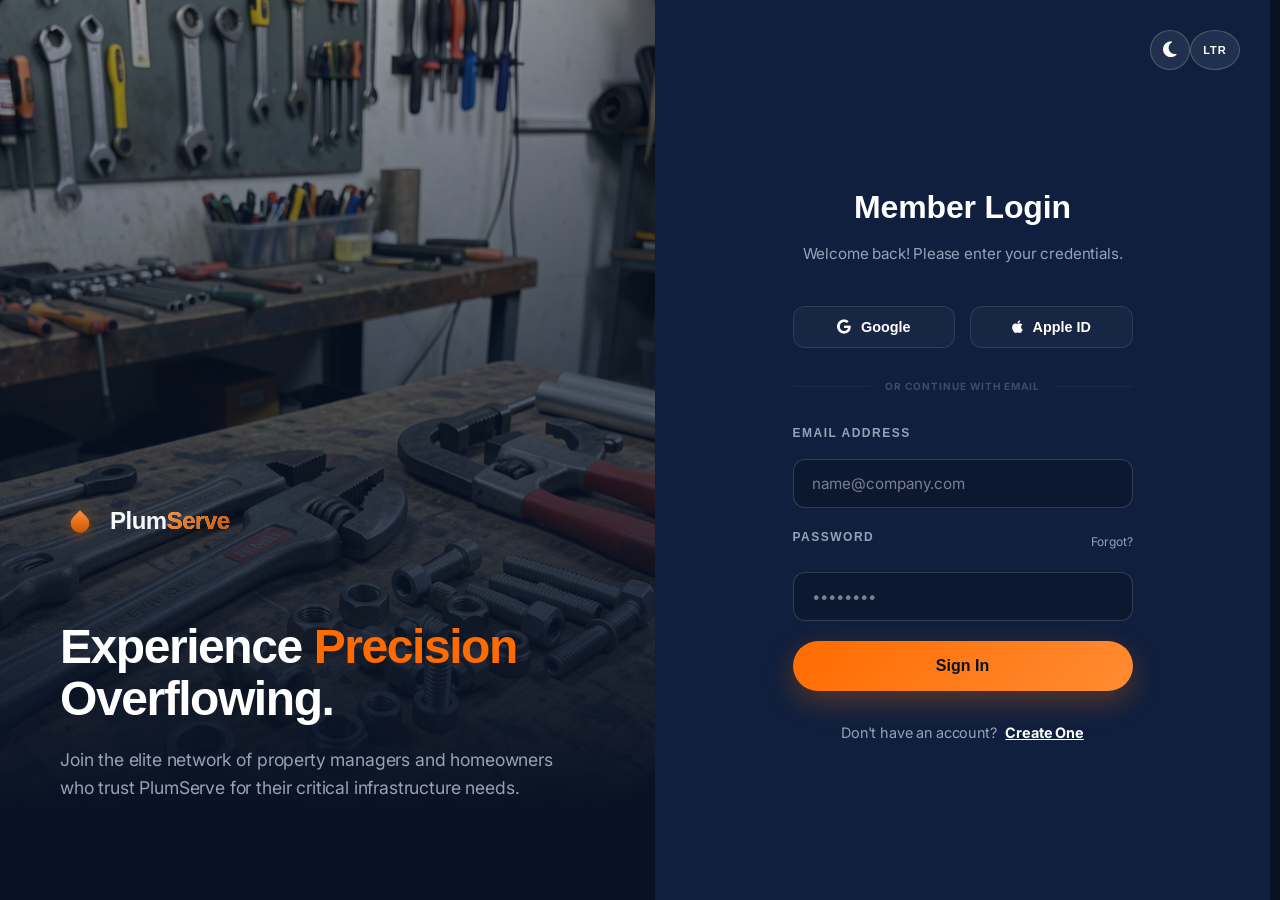
<file: login.html>
<!DOCTYPE html>
<html lang="en" dir="ltr">

<head>
    <meta charset="UTF-8" />
    <meta name="viewport" content="width=device-width, initial-scale=1.0" />
    <meta name="description"
        content="Access your PlumServe dashboard – Manage bookings, track service history, and monitor smart flow systems." />
    <title>Login | PlumServe – Premium Plumbing Solutions</title>
    <link rel="preconnect" href="https://fonts.googleapis.com" />
    <link rel="preconnect" href="https://fonts.gstatic.com" crossorigin />
    <link
        href="https://fonts.googleapis.com/css2?family=Bebas+Neue&family=Oswald:wght@400;500;600;700&family=Rajdhani:wght@400;500;600;700&family=Inter:wght@300;400;500;600&display=swap"
        rel="stylesheet" />
    <link rel="stylesheet" href="https://cdnjs.cloudflare.com/ajax/libs/font-awesome/6.5.1/css/all.min.css" />
    <link rel="stylesheet" href="css/style.css" />
    <link rel="icon" href="favicon.svg" type="image/svg+xml" />
</head>

<div class="auth-split-layout">
    <!-- Visual Side -->
    <div class="auth-visual-side">
        <div class="auth-visual-content">
            <a href="index.html" class="logo">
                <div class="logo-icon">
                    <svg class="brand-logo-svg" viewBox="0 0 24 24" fill="none" xmlns="http://www.w3.org/2000/svg">
                        <path d="M12 2.69l5.66 5.66a8 8 0 1 1-11.31 0z" fill="url(#droplet-gradient)"/>
                        <defs>
                            <linearGradient id="droplet-gradient" x1="12" y1="2" x2="12" y2="22" gradientUnits="userSpaceOnUse">
                                <stop stop-color="#ff9142"/>
                                <stop offset="1" stop-color="#cc5600"/>
                            </linearGradient>
                        </defs>
                    </svg>
                </div>
                <span class="logo-text">Plum<span>Serve</span></span>
            </a>
            <h2>Experience <span>Precision</span> Overflowing.</h2>
            <p>Join the elite network of property managers and homeowners who trust PlumServe for their critical
                infrastructure needs.</p>
        </div>
    </div>

    <!-- Form Side -->
    <div class="auth-form-side">
        <button class="theme-btn auth-theme" id="theme-btn" aria-label="Toggle Dark/Light Mode" title="Toggle Theme">
            <i class="fa-solid fa-moon"></i>
        </button>
        <button class="dir-btn auth-dir" id="dir-btn" aria-label="Toggle Direction" style="display: flex; align-items: center; justify-content: center; gap: 8px;">
            <span class="dir-label">LTR</span>
        </button>
        <div class="auth-form-container">
            <!-- Mobile Logo -->
            <a href="index.html" class="logo mobile-auth-logo">
                <div class="logo-icon">
                    <svg class="brand-logo-svg" viewBox="0 0 24 24" fill="none" xmlns="http://www.w3.org/2000/svg">
                        <path d="M12 2.69l5.66 5.66a8 8 0 1 1-11.31 0z" fill="url(#droplet-gradient-mobile)"/>
                        <defs>
                            <linearGradient id="droplet-gradient-mobile" x1="12" y1="2" x2="12" y2="22" gradientUnits="userSpaceOnUse">
                                <stop stop-color="#ff9142"/>
                                <stop offset="1" stop-color="#cc5600"/>
                            </linearGradient>
                        </defs>
                    </svg>
                </div>
                <span class="logo-text">Plum<span>Serve</span></span>
            </a>
            <div class="auth-form-header">
                <h3>Member Login</h3>
                <p>Welcome back! Please enter your credentials.</p>
            </div>

            <div class="auth-social-btns">
                <button class="btn-social"><i class="fa-brands fa-google"></i> Google</button>
                <button class="btn-social"><i class="fa-brands fa-apple"></i> Apple ID</button>
            </div>

            <div class="auth-divider">Or continue with email</div>

            <form id="login-form" class="auth-form">
                <div class="form-group">
                    <label>Email Address</label>
                    <input type="email" placeholder="name@company.com" required />
                </div>
                <div class="form-group">
                    <div class="label-row">
                        <label>Password</label>
                        <a href="#" class="forgot-link">Forgot?</a>
                    </div>
                    <input type="password" placeholder="••••••••" required />
                </div>
                <button type="submit" class="btn-primary full-width">Sign In</button>
            </form>

            <div class="auth-footer-prompt">
                Don't have an account? <a href="signup.html">Create One</a>
            </div>
        </div>
    </div>
</div>

<script src="js/main.js"></script>
</body>

</html>
</file>
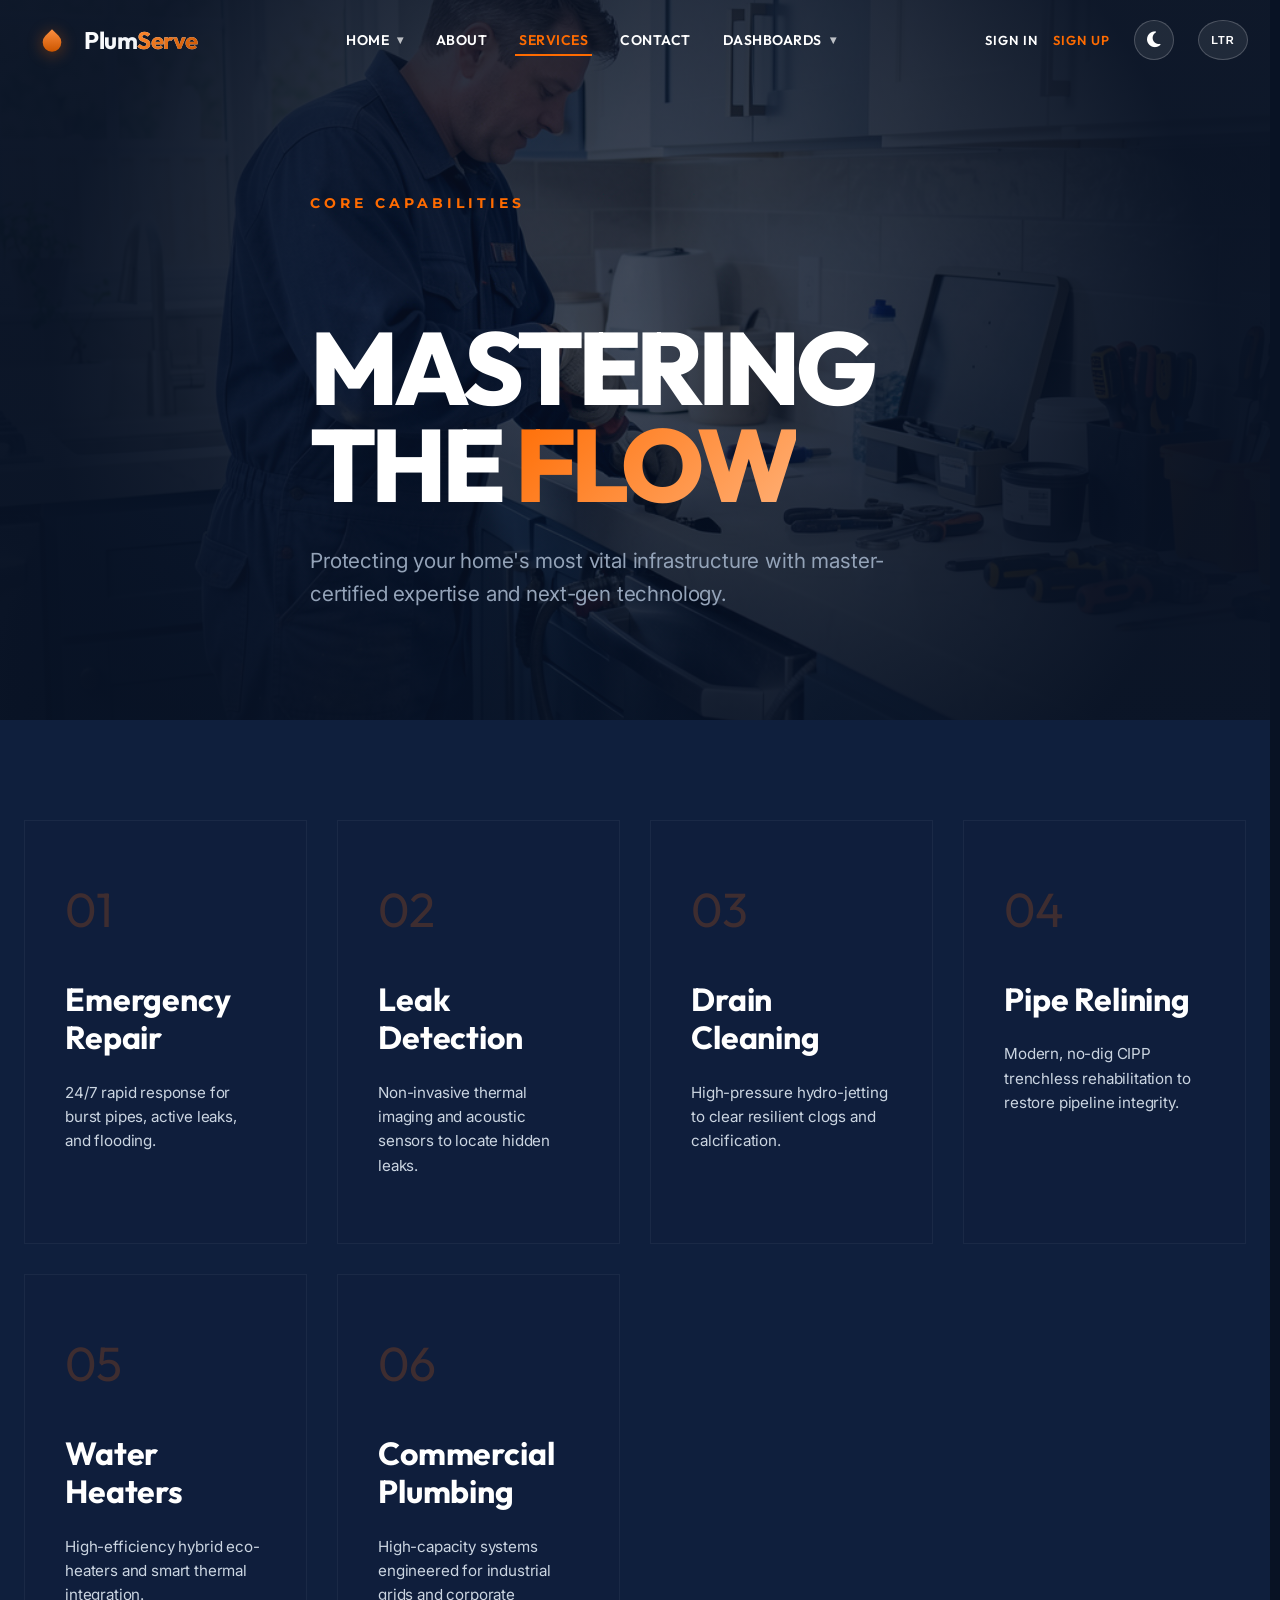
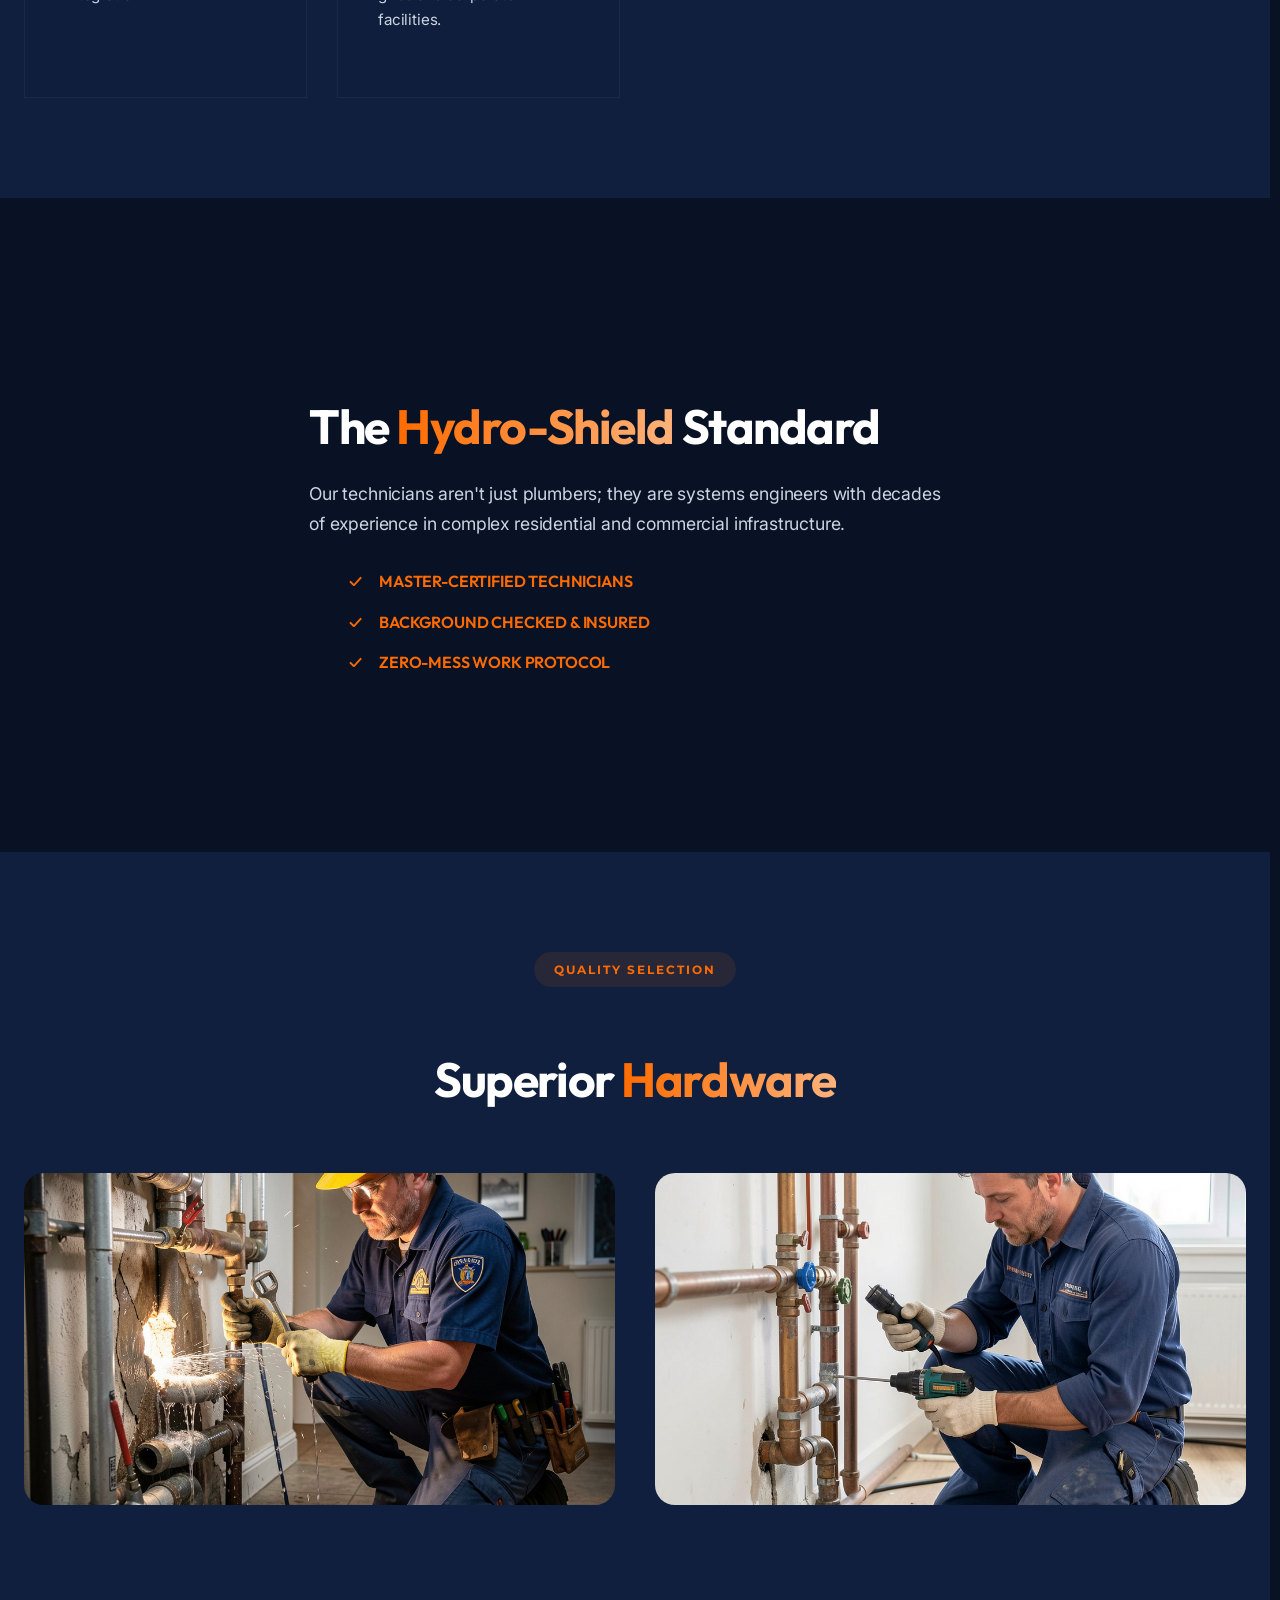
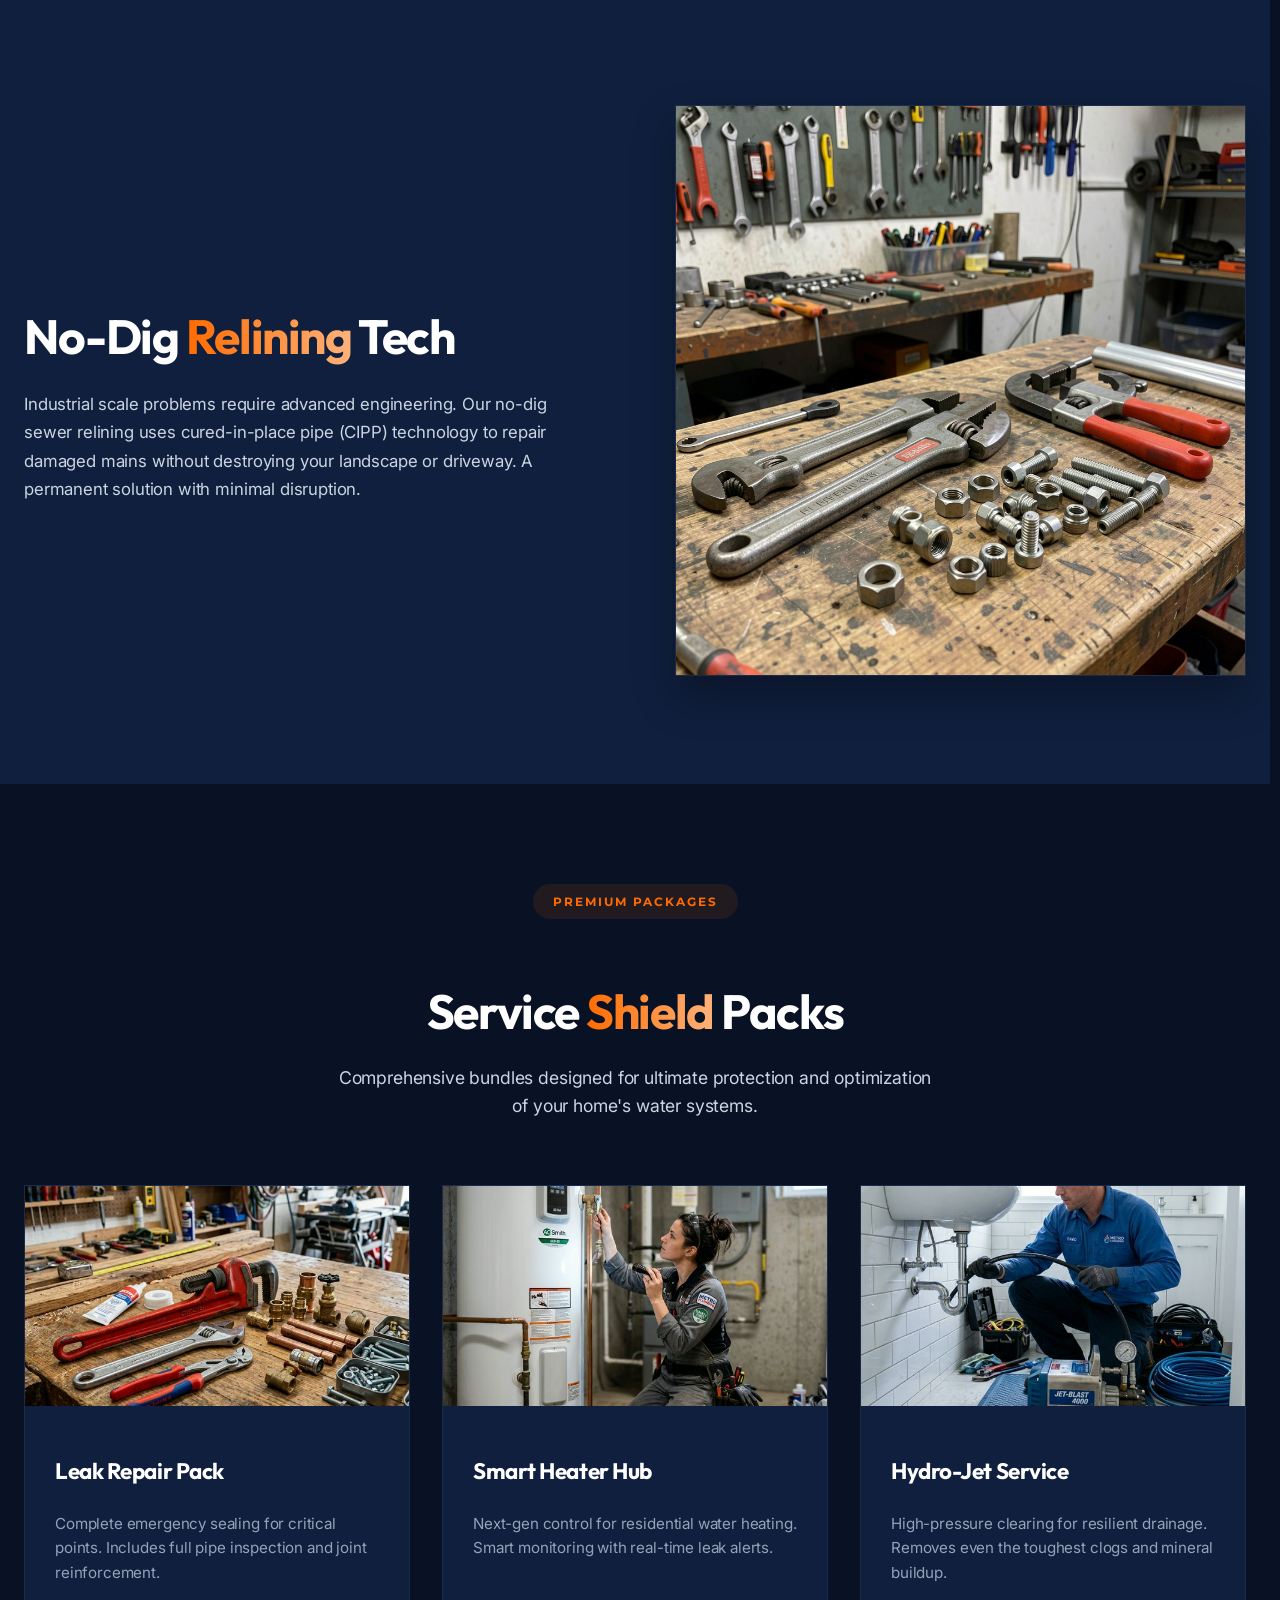
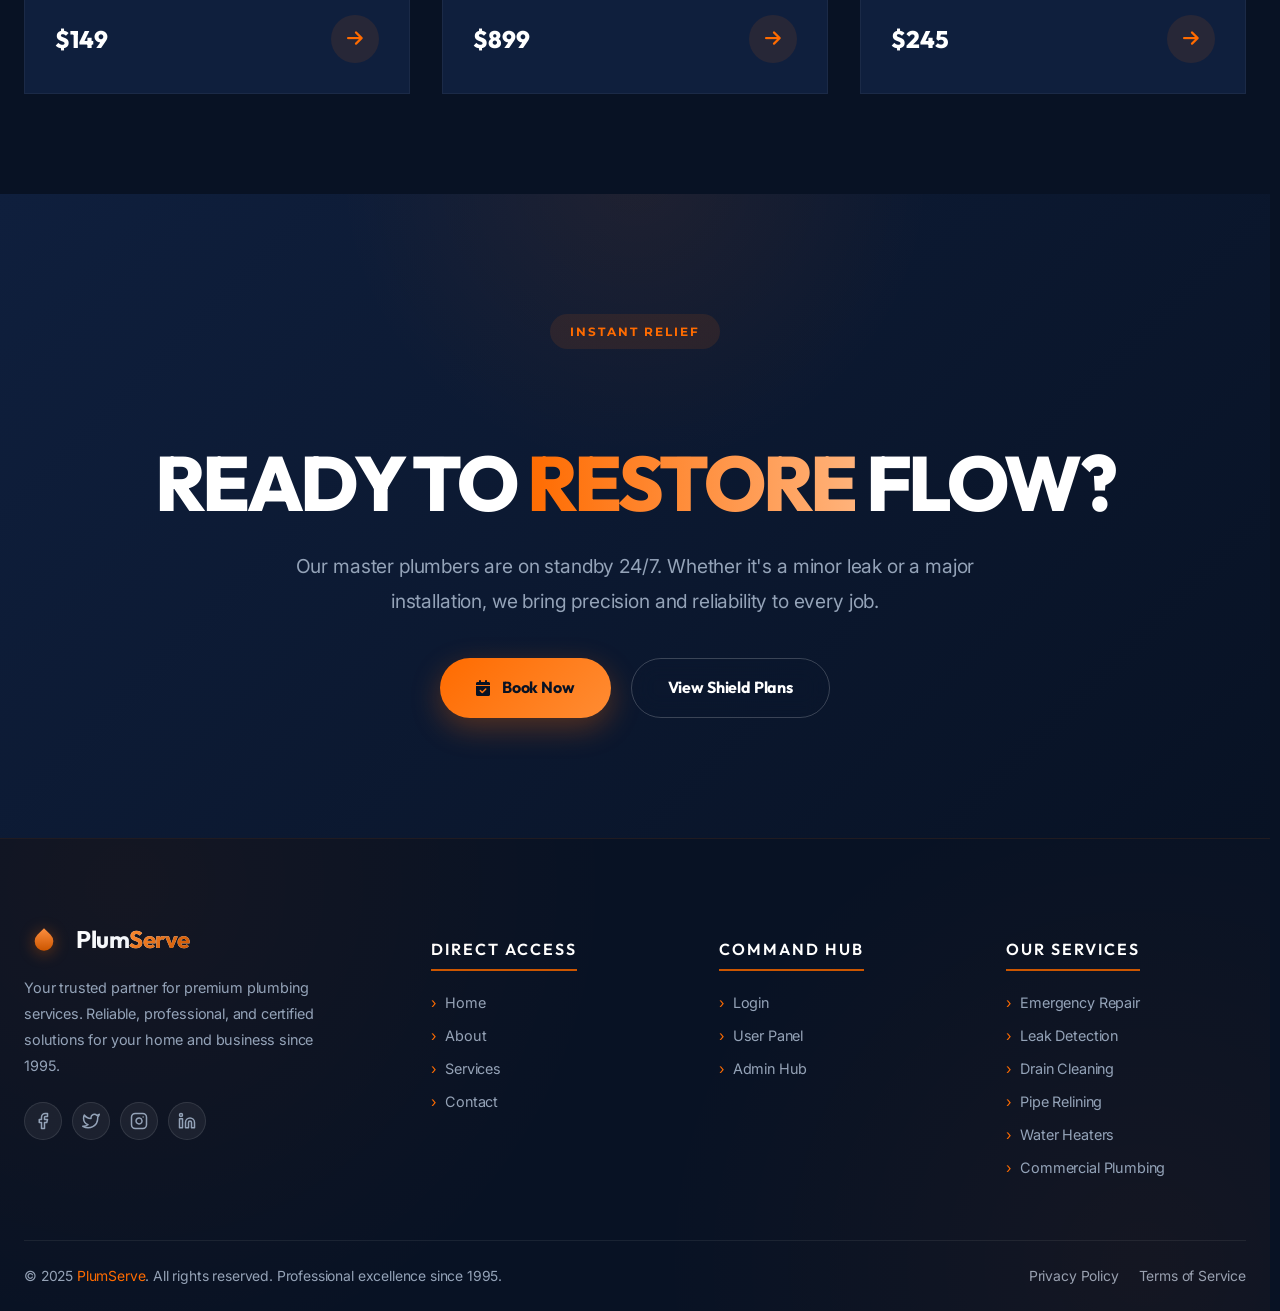
<file: services.html>
<!DOCTYPE html>
<html lang="en" dir="ltr">

<head>
    <meta charset="UTF-8" />
    <meta name="viewport" content="width=device-width, initial-scale=1.0" />
    <meta name="description"
        content="Discover professional plumbing services – Emergency repair, leak detection, commercial solutions, and smart water management." />
    <title>Services | PlumServe – Premium Plumbing Solutions</title>
    <link rel="preconnect" href="https://fonts.googleapis.com" />
    <link rel="preconnect" href="https://fonts.gstatic.com" crossorigin />
    <link
        href="https://fonts.googleapis.com/css2?family=Montserrat:wght@300;400;500;600;700&family=Outfit:wght@300;400;500;600;700;800&family=Inter:wght@300;400;500;600&display=swap"
        rel="stylesheet" />
    <link rel="stylesheet" href="https://cdnjs.cloudflare.com/ajax/libs/font-awesome/6.5.1/css/all.min.css" />
    <link rel="stylesheet" href="css/style.css" />
    <link rel="icon" href="favicon.svg" type="image/svg+xml" />
</head>

<body class="services-page">

    <!-- ══ HEADER ══ -->
    <header id="header">
        <div class="header-inner">
            <a href="index.html" class="logo">
                <div class="logo-icon">
                    <svg class="brand-logo-svg" viewBox="0 0 24 24" fill="none" xmlns="http://www.w3.org/2000/svg">
                        <path d="M12 2.69l5.66 5.66a8 8 0 1 1-11.31 0z" fill="url(#droplet-gradient)"/>
                        <defs>
                            <linearGradient id="droplet-gradient" x1="12" y1="2" x2="12" y2="22" gradientUnits="userSpaceOnUse">
                                <stop stop-color="#ff9142"/>
                                <stop offset="1" stop-color="#cc5600"/>
                            </linearGradient>
                        </defs>
                    </svg>
                </div>
                <span class="logo-text">Plum<span>Serve</span></span>
            </a>
            <nav class="main-nav" aria-label="Main navigation">
                <div class="nav-item">
                    <a href="index.html" class="nav-link">Home <span class="arrow">▾</span></a>
                    <div class="dropdown">
                        <a href="index.html">Home Option 1</a>
                        <a href="index2.html">Home Option 2</a>
                    </div>
                </div>
                <div class="nav-item"><a href="about.html" class="nav-link">About</a></div>
                <div class="nav-item"><a href="services.html" class="nav-link active">Services</a></div>

                <div class="nav-item"><a href="contact.html" class="nav-link">Contact</a></div>
                <div class="nav-item">
                    <a href="#" class="nav-link">Dashboards <span class="arrow">▾</span></a>
                    <div class="dropdown">
                        <a href="dashboard-user.html">User Dashboard</a>
                        <a href="dashboard-admin.html">Admin Dashboard</a>
                    </div>
                </div>
            </nav>
            <div class="header-actions">
                <div class="header-auth-links" style="display:flex; gap:15px; align-items:center;">
                    <a href="login.html" class="nav-link" style="padding:0; text-transform:uppercase; font-size:13px; font-weight:600; letter-spacing:1px;">Sign In</a>
                    <a href="signup.html" class="nav-link nav-signup" style="padding:0; text-transform:uppercase; font-size:13px; font-weight:600; letter-spacing:1px;">Sign Up</a>
                </div>
                
                <button class="theme-btn" id="theme-btn" aria-label="Toggle Dark/Light Mode" title="Toggle Theme">
                    <i class="fa-solid fa-moon"></i>
                </button>
                <button class="dir-btn" id="dir-btn" aria-label="Toggle RTL/LTR direction" title="Toggle RTL/LTR"><span class="dir-label">LTR</span></button>
                <button class="hamburger" id="hamburger" aria-label="Open menu">
                    <span></span><span></span><span></span>
                </button>
            </div>
        </div>
    </header>

    <!-- Mobile Navigation -->
    <div class="mobile-overlay" id="mobile-overlay"></div>
    <nav class="mobile-nav" id="mobile-nav">
        <div class="mobile-nav-item">
            <span class="mobile-nav-link" data-toggle="#mob-home-dd">Home <span class="arrow">▾</span></span>
            <div class="mobile-dropdown" id="mob-home-dd">
                <a href="index.html">Home Style 1</a>
                <a href="index2.html">Home Style 2</a>
            </div>
        </div>
        <div class="mobile-nav-item"><a href="about.html" class="mobile-nav-link">About</a></div>
        <div class="mobile-nav-item"><a href="services.html" class="mobile-nav-link active">Services</a></div>

        <div class="mobile-nav-item"><a href="contact.html" class="mobile-nav-link">Contact</a></div>
        <div class="mobile-nav-item">
            <span class="mobile-nav-link" data-toggle="#mob-dash-dd">Dashboards <span class="arrow">▾</span></span>
            <div class="mobile-dropdown" id="mob-dash-dd">
                <a href="dashboard-user.html">User Panel</a>
                <a href="dashboard-admin.html">Admin Hub</a>
            </div>
        </div>
        <div class="mobile-nav-item mobile-toggles-container">
            <button class="theme-btn mobile-toggle-btn" aria-label="Toggle Theme">
                <i class="fa-solid fa-moon"></i> Theme
            </button>
            <button class="dir-btn mobile-toggle-btn" aria-label="Toggle Direction"><span class="dir-label">LTR</span></button>
        </div>
        <div class="mobile-nav-item"><a href="login.html" class="mobile-nav-link">Sign In</a></div>
        <div class="mobile-nav-item"><a href="signup.html" class="mobile-nav-link">Sign Up</a></div>
    </nav>

    <main>
        <!-- 1. Hero Section -->
        <section class="services-hero" id="residential">
            <div class="hero-bg-kinetic"></div>
            <div class="hero-bg-overlay"></div>
            <div class="container hero-content">
                <div class="reveal from-bottom">
                    <span class="hero-tag">Core Capabilities</span>
                    <h1 class="hero-title-large">
                        MASTERING<br />
                        THE <span>FLOW</span>
                    </h1>
                    <p class="hero-para">Protecting your home's most vital infrastructure with master-certified
                        expertise and next-gen technology.</p>
                </div>
            </div>
        </section>

        <!-- 2. Core Service Grid -->
        <section class="services-overview reveal" id="overview">
            <div class="container">
                <div class="service-grid">
                    <div class="service-card reveal-scale" id="emergency">
                        <div class="service-tag">01</div>
                        <h3 class="card-title">Emergency Repair</h3>
                        <p class="card-desc">24/7 rapid response for burst pipes, active leaks, and flooding.</p>
                        <div class="card-glow"></div>
                    </div>
                    <div class="service-card reveal reveal-delay-1" id="leak">
                        <div class="service-tag">02</div>
                        <h3 class="card-title">Leak Detection</h3>
                        <p class="card-desc">Non-invasive thermal imaging and acoustic sensors to locate hidden leaks.</p>
                        <div class="card-glow"></div>
                    </div>
                    <div class="service-card reveal reveal-delay-2" id="drain">
                        <div class="service-tag">03</div>
                        <h3 class="card-title">Drain Cleaning</h3>
                        <p class="card-desc">High-pressure hydro-jetting to clear resilient clogs and calcification.</p>
                        <div class="card-glow"></div>
                    </div>
                    <div class="service-card reveal reveal-delay-3" id="service-relining">
                        <div class="service-tag">04</div>
                        <h3 class="card-title">Pipe Relining</h3>
                        <p class="card-desc">Modern, no-dig CIPP trenchless rehabilitation to restore pipeline integrity.</p>
                        <div class="card-glow"></div>
                    </div>
                    <div class="service-card reveal reveal-delay-4" id="service-heaters">
                        <div class="service-tag">05</div>
                        <h3 class="card-title">Water Heaters</h3>
                        <p class="card-desc">High-efficiency hybrid eco-heaters and smart thermal integration.</p>
                        <div class="card-glow"></div>
                    </div>
                    <div class="service-card reveal reveal-delay-5" id="commercial">
                        <div class="service-tag">06</div>
                        <h3 class="card-title">Commercial Plumbing</h3>
                        <p class="card-desc">High-capacity systems engineered for industrial grids and corporate facilities.</p>
                        <div class="card-glow"></div>
                    </div>
                </div>
            </div>
        </section>

        <!-- 3. Master Plumbers Section (Parallax) -->
        <section class="services-coaching" id="plumbers">
            <div class="parallax-bg"
                style="background-image: url('assets/images/freepik__professional-plumber-repairing-pipes-in-a-modern-h__58419.png');">
            </div>
            <div class="container coaching-content">
                <div class="reveal from-left">
                    <h2 class="section-title white">The <span>Hydro-Shield</span> Standard</h2>
                    <p>Our technicians aren't just plumbers; they are systems engineers with decades of experience in
                        complex residential and commercial infrastructure.</p>
                    <ul class="coaching-list">
                        <li>Master-Certified Technicians</li>
                        <li>Background Checked & Insured</li>
                        <li>Zero-Mess Work Protocol</li>
                    </ul>
                </div>
            </div>
        </section>

        <!-- 4. Premium Fixtures Showcase -->
        <section class="services-rental" id="fixtures">
            <div class="container">
                <div class="section-header">
                    <span class="section-tag">Quality Selection</span>
                    <h2 class="section-title">Superior <span>Hardware</span></h2>
                </div>
                <div class="rental-reveal-grid">
                    <div class="rental-item reveal">
                        <img src="assets/images/freepik__emergency-plumber-repairing-burst-pipe-in-a-home-w__58423.png"
                            alt="Luxury Faucet" />
                        <div class="rental-overlay">
                            <h4>Brushed Gold Smart Faucet</h4>
                            <span>Premium Install Included</span>
                        </div>
                    </div>
                    <div class="rental-item reveal reveal-delay-1" id="heaters">
                        <img src="assets/images/freepik__professional-plumber-inspecting-water-leak-in-resi__58420.png"
                            alt="Water Heater" />
                        <div class="rental-overlay">
                            <h4>Hybrid Eco-Heater</h4>
                            <span>Lifetime Warranty</span>
                        </div>
                    </div>
                </div>
            </div>
        </section>


        <!-- 6. Sewer & Drainage -->
        <section class="services-rehab" id="drainage">
            <div id="relining"></div>
            <div class="container">
                <div class="rehab-split">
                    <div class="rehab-info reveal from-left">
                        <h2 class="section-title">No-Dig <span>Relining</span> Tech</h2>
                        <p>Industrial scale problems require advanced engineering. Our no-dig sewer relining uses
                            cured-in-place pipe (CIPP) technology to repair damaged mains without destroying your
                            landscape or driveway. A permanent solution with minimal disruption.
                        </p>
                    </div>
                    <div class="rehab-visual reveal from-right">
                        <img src="assets/images/freepik__professional-plumbing-tools-arranged-on-workbench-__58424.png"
                            alt="Drainage Tech" class="rehab-img" />
                    </div>
                </div>
            </div>
        </section>






        <!-- 12. Premium Service Packs -->
        <section class="service-packs-section section-padding alt-bg" id="service-packs">
            <div class="container">
                <div class="section-header">
                    <span class="section-tag">Premium Packages</span>
                    <h2 class="section-title">Service <span>Shield</span> Packs</h2>
                    <p class="section-desc">Comprehensive bundles designed for ultimate protection and optimization of your home's water systems.</p>
                </div>
                <div class="service-packs-grid">
                    <!-- Card 1 -->
                    <div class="pack-card reveal">
                        <div class="pack-image">
                            <img src="assets/images/service-pack-leak.png" alt="Leak Repair Pack">
                        </div>
                        <div class="pack-content">
                            <h3 class="pack-title">Leak Repair Pack</h3>
                            <p class="pack-desc">Complete emergency sealing for critical points. Includes full pipe inspection and joint reinforcement.</p>
                            <div class="pack-footer">
                                <span class="pack-price">$149</span>
                                <a href="contact.html" class="pack-btn" aria-label="Book Leak Repair Pack">
                                    <i class="fa-solid fa-arrow-right"></i>
                                </a>
                            </div>
                        </div>
                    </div>
                    <!-- Card 2 -->
                    <div class="pack-card reveal reveal-delay-1">
                        <div class="pack-image">
                            <img src="assets/images/service-pack-heater.png" alt="Smart Heater Hub">
                        </div>
                        <div class="pack-content">
                            <h3 class="pack-title">Smart Heater Hub</h3>
                            <p class="pack-desc">Next-gen control for residential water heating. Smart monitoring with real-time leak alerts.</p>
                            <div class="pack-footer">
                                <span class="pack-price">$899</span>
                                <a href="contact.html" class="pack-btn" aria-label="Book Smart Heater Hub">
                                    <i class="fa-solid fa-arrow-right"></i>
                                </a>
                            </div>
                        </div>
                    </div>
                    <!-- Card 3 -->
                    <div class="pack-card reveal reveal-delay-2">
                        <div class="pack-image">
                            <img src="assets/images/service-pack-hydro.png" alt="Hydro-Jet Service">
                        </div>
                        <div class="pack-content">
                            <h3 class="pack-title">Hydro-Jet Service</h3>
                            <p class="pack-desc">High-pressure clearing for resilient drainage. Removes even the toughest clogs and mineral buildup.</p>
                            <div class="pack-footer">
                                <span class="pack-price">$245</span>
                                <a href="contact.html" class="pack-btn" aria-label="Book Hydro-Jet Service">
                                    <i class="fa-solid fa-arrow-right"></i>
                                </a>
                            </div>
                        </div>
                    </div>
                </div>
            </div>
        </section>

    </main>

    <!-- ══ FOOTER ══ -->
    <!-- ════════════════════════════════════════
    FINAL CTA
    ════════════════════════════════════════ -->
    <section class="final-cta reveal">
        <div class="container">
            <span class="section-tag">Instant Relief</span>
            <h2 class="section-title">READY TO <span>RESTORE</span> FLOW?</h2>
            <p style="color:var(--gray); font-size:1.2rem; margin:20px auto 40px; max-width:700px;">
                Our master plumbers are on standby 24/7. Whether it's a minor leak or a major installation, we bring
                precision and reliability to every job.
            </p>
            <div class="hero-cta-group">
                <a href="contact.html" class="btn-primary"><i class="fa-solid fa-calendar-check"></i> Book Now</a>
                <a href="services.html" class="btn-outline">View Shield Plans</a>
            </div>
        </div>
    </section>

    <footer id="footer">
        <div class="container">
            <div class="footer-grid">
                <!-- Brand -->
                <div class="footer-brand">
                    <a href="index.html" class="logo">
                        <div class="logo-icon">
                    <svg class="brand-logo-svg" viewBox="0 0 24 24" fill="none" xmlns="http://www.w3.org/2000/svg">
                        <path d="M12 2.69l5.66 5.66a8 8 0 1 1-11.31 0z" fill="url(#droplet-gradient)"/>
                        <defs>
                            <linearGradient id="droplet-gradient" x1="12" y1="2" x2="12" y2="22" gradientUnits="userSpaceOnUse">
                                <stop stop-color="#ff9142"/>
                                <stop offset="1" stop-color="#cc5600"/>
                            </linearGradient>
                        </defs>
                    </svg>
                </div>
                        <span class="logo-text">Plum<span>Serve</span></span>
                    </a>
                    <p>Your trusted partner for premium plumbing services. Reliable, professional, and certified
                        solutions for your home and business since 1995.
                    </p>
                    <div class="footer-socials">
                        <a href="#" class="social-link" aria-label="Facebook"><svg viewBox="0 0 24 24" fill="none"
                                stroke="currentColor" stroke-width="2" stroke-linecap="round" stroke-linejoin="round">
                                <path d="M18 2h-3a5 5 0 0 0-5 5v3H7v4h3v8h4v-8h3l1-4h-4V7a1 1 0 0 1 1-1h3z" />
                            </svg></a>
                        <a href="#" class="social-link" aria-label="Twitter"><svg viewBox="0 0 24 24" fill="none"
                                stroke="currentColor" stroke-width="2" stroke-linecap="round" stroke-linejoin="round">
                                <path
                                    d="M23 3a10.9 10.9 0 0 1-3.14 1.53 4.48 4.48 0 0 0-7.86 3v1A10.66 10.66 0 0 1 3 4s-4 9 5 13a11.64 11.64 0 0 1-7 2c9 5 20 0 20-11.5a4.5 4.5 0 0 0-.08-.83A7.72 7.72 0 0 0 23 3z" />
                            </svg></a>
                        <a href="#" class="social-link" aria-label="Instagram"><svg viewBox="0 0 24 24" fill="none"
                                stroke="currentColor" stroke-width="2" stroke-linecap="round" stroke-linejoin="round">
                                <rect x="2" y="2" width="20" height="20" rx="5" ry="5" />
                                <path d="M16 11.37A4 4 0 1 1 12.63 8 4 4 0 0 1 16 11.37z" />
                                <line x1="17.5" y1="6.5" x2="17.51" y2="6.5" />
                            </svg></a>
                        <a href="#" class="social-link" aria-label="LinkedIn"><svg viewBox="0 0 24 24" fill="none"
                                stroke="currentColor" stroke-width="2" stroke-linecap="round" stroke-linejoin="round">
                                <path
                                    d="M16 8a6 6 0 0 1 6 6v7h-4v-7a2 2 0 0 0-2-2 2 2 0 0 0-2 2v7h-4v-7a6 6 0 0 1 6-6z" />
                                <rect x="2" y="9" width="4" height="12" />
                                <circle cx="4" cy="4" r="2" />
                            </svg></a>
                    </div>
                </div>
                <!-- Quick Links -->
                <div class="footer-col reveal">
                    <h4>Direct Access</h4>
                    <ul>
                        <li><a href="index.html">Home</a></li>
                        <li><a href="about.html">About</a></li>
                        <li><a href="services.html">Services</a></li>
                        <li><a href="contact.html">Contact</a></li>
                    </ul>
                </div>
                <div class="footer-col reveal reveal-delay-2">
                    <h4>Command Hub</h4>
                    <ul>
                        <li><a href="login.html">Login</a></li>
                        <li><a href="dashboard-user.html">User Panel</a></li>
                        <li><a href="dashboard-admin.html">Admin Hub</a></li>
                    </ul>
                </div>
                <!-- Services -->
                <div class="footer-col">
                    <h4>Our Services</h4>
                    <ul>
                        <li><a href="services.html#emergency">Emergency Repair</a></li>
                        <li><a href="services.html#leak">Leak Detection</a></li>
                        <li><a href="services.html#drain">Drain Cleaning</a></li>
                        <li><a href="services.html#relining">Pipe Relining</a></li>
                        <li><a href="services.html#heaters">Water Heaters</a></li>
                        <li><a href="services.html#commercial">Commercial Plumbing</a></li>
                    </ul>
                </div>

            </div>
            <!-- Bottom bar -->
            <div class="footer-bottom">
                <div class="footer-copy">© 2025 <span>PlumServe</span>. All rights reserved. Professional excellence
                    since 1995.
                </div>
                <div class="footer-links">
                    <a href="#">Privacy Policy</a>
                    <a href="#">Terms of Service</a>
                </div>
            </div>
        </div>
    </footer>

    <script src="js/main.js"></script>
</body>

</html>
</file>
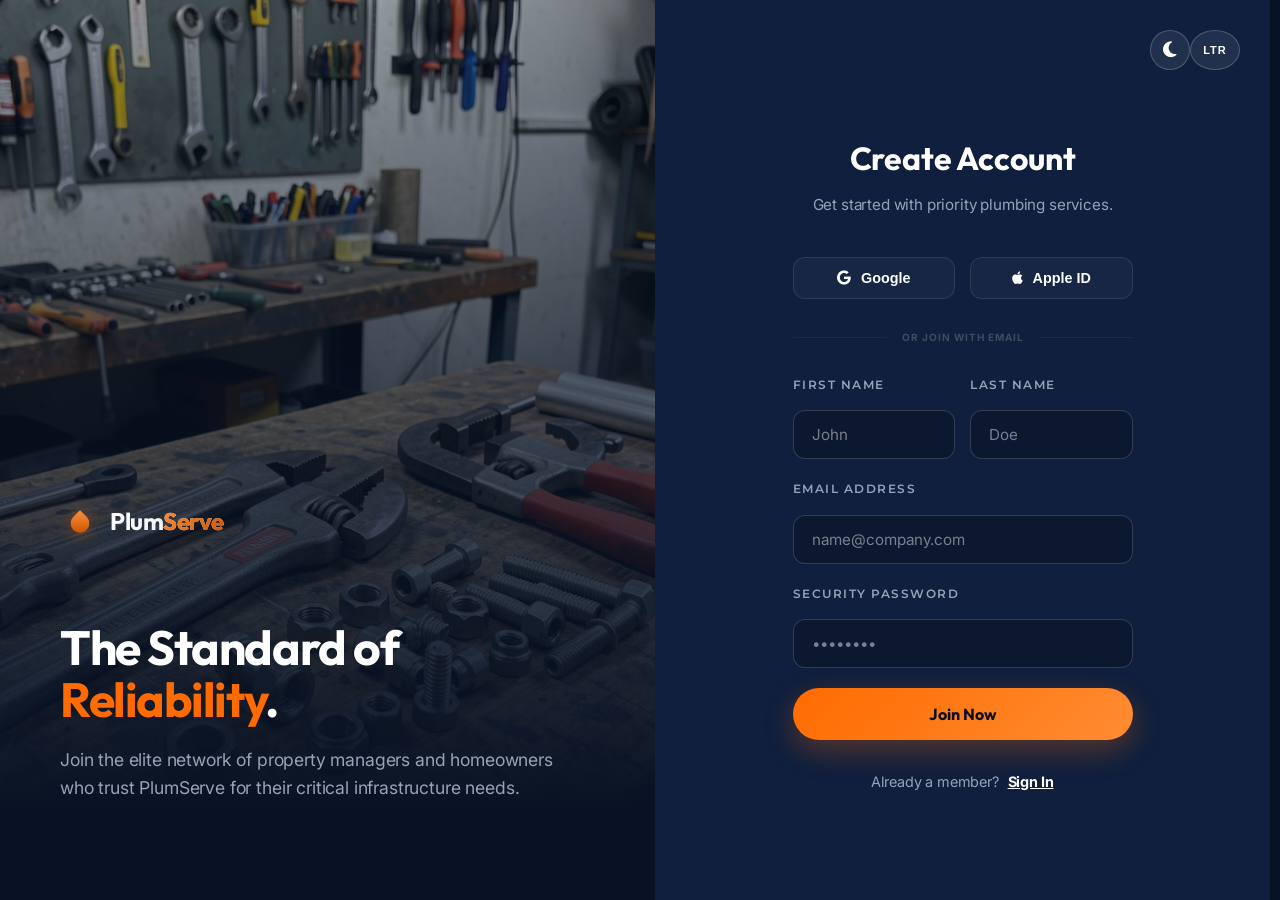
<file: signup.html>
<!DOCTYPE html>
<html lang="en" dir="ltr">

<head>
    <meta charset="UTF-8" />
    <meta name="viewport" content="width=device-width, initial-scale=1.0" />
    <meta name="description"
        content="Join PlumServe – Create an account to access priority plumbing services and property management tools." />
    <title>Signup | PlumServe – Premium Plumbing Solutions</title>
    <link rel="preconnect" href="https://fonts.googleapis.com" />
    <link rel="preconnect" href="https://fonts.gstatic.com" crossorigin />
    <link
        href="https://fonts.googleapis.com/css2?family=Montserrat:wght@300;400;500;600;700&family=Outfit:wght@300;400;500;600;700;800&family=Inter:wght@300;400;500;600&display=swap"
        rel="stylesheet" />
    <link rel="stylesheet" href="https://cdnjs.cloudflare.com/ajax/libs/font-awesome/6.5.1/css/all.min.css" />
    <link rel="stylesheet" href="css/style.css" />
    <link rel="icon" href="favicon.svg" type="image/svg+xml" />
</head>

<div class="auth-split-layout">
    <!-- Visual Side -->
    <div class="auth-visual-side">
        <div class="auth-visual-content">
            <a href="index.html" class="logo">
                <div class="logo-icon">
                    <svg class="brand-logo-svg" viewBox="0 0 24 24" fill="none" xmlns="http://www.w3.org/2000/svg">
                        <path d="M12 2.69l5.66 5.66a8 8 0 1 1-11.31 0z" fill="url(#droplet-gradient)"/>
                        <defs>
                            <linearGradient id="droplet-gradient" x1="12" y1="2" x2="12" y2="22" gradientUnits="userSpaceOnUse">
                                <stop stop-color="#ff9142"/>
                                <stop offset="1" stop-color="#cc5600"/>
                            </linearGradient>
                        </defs>
                    </svg>
                </div>
                <span class="logo-text">Plum<span>Serve</span></span>
            </a>
            <h2>The Standard of <span>Reliability</span>.</h2>
            <p>Join the elite network of property managers and homeowners who trust PlumServe for their critical
                infrastructure needs.</p>
        </div>
    </div>

    <!-- Form Side -->
    <div class="auth-form-side">
        <button class="theme-btn auth-theme" id="theme-btn" aria-label="Toggle Dark/Light Mode" title="Toggle Theme">
            <i class="fa-solid fa-moon"></i>
        </button>
        <button class="dir-btn auth-dir" id="dir-btn" aria-label="Toggle Direction" style="display: flex; align-items: center; justify-content: center; gap: 8px;">
            <span class="dir-label">LTR</span>
        </button>
        <div class="auth-form-container">
            <!-- Mobile Logo -->
            <a href="index.html" class="logo mobile-auth-logo">
                <div class="logo-icon">
                    <svg class="brand-logo-svg" viewBox="0 0 24 24" fill="none" xmlns="http://www.w3.org/2000/svg">
                        <path d="M12 2.69l5.66 5.66a8 8 0 1 1-11.31 0z" fill="url(#droplet-gradient-mobile-up)"/>
                        <defs>
                            <linearGradient id="droplet-gradient-mobile-up" x1="12" y1="2" x2="12" y2="22" gradientUnits="userSpaceOnUse">
                                <stop stop-color="#ff9142"/>
                                <stop offset="1" stop-color="#cc5600"/>
                            </linearGradient>
                        </defs>
                    </svg>
                </div>
                <span class="logo-text">Plum<span>Serve</span></span>
            </a>
            <div class="auth-form-header">
                <h3>Create Account</h3>
                <p>Get started with priority plumbing services.</p>
            </div>

            <div class="auth-social-btns">
                <button class="btn-social"><i class="fa-brands fa-google"></i> Google</button>
                <button class="btn-social"><i class="fa-brands fa-apple"></i> Apple ID</button>
            </div>

            <div class="auth-divider">Or join with email</div>

            <form id="signup-form" class="auth-form">
                <div class="form-row" style="display: grid; grid-template-columns: 1fr 1fr; gap: 15px;">
                    <div class="form-group">
                        <label>First Name</label>
                        <input type="text" placeholder="John" required />
                    </div>
                    <div class="form-group">
                        <label>Last Name</label>
                        <input type="text" placeholder="Doe" required />
                    </div>
                </div>
                <div class="form-group">
                    <label>Email Address</label>
                    <input type="email" placeholder="name@company.com" required />
                </div>
                <div class="form-group">
                    <label>Security Password</label>
                    <input type="password" placeholder="••••••••" required />
                </div>
                <button type="submit" class="btn-primary full-width">Join Now</button>
            </form>

            <div class="auth-footer-prompt">
                Already a member? <a href="login.html">Sign In</a>
            </div>
        </div>
    </div>
</div>

<script src="js/main.js"></script>
</body>

</html>
</file>
<file: css/style.css>
html, body {
    overflow-x: hidden;
    width: 100%;
    margin: 0;
    padding: 0;
}

@import url('https://fonts.googleapis.com/css2?family=Outfit:wght@300;400;500;600;700;800&family=Montserrat:wght@400;500;600;700&family=Inter:wght@300;400;500;600&display=swap');

:root {
    /* Premium Plumbing Palette */
    --primary: #ff6b00;
    --primary-light: #ff8c33;
    --primary-dark: #cc5600;
    --gold: #ff6b00;
    --gold-light: #ff8c33;
    --gold-dark: #cc5600;
    --shadow-gold: 0 10px 30px rgba(255, 107, 0, 0.3);
    --navy: #081224;
    --navy-mid: #0f1f3d;
    --navy-light: #1a2f5a;
    --navy-card: rgba(15, 31, 61, 0.8);
    --white: #ffffff;
    --off-white: #f8fafc;
    --gray: #94a3b8;
    --text-muted: #cbd5e1; /* Increased contrast for subtext #26 */
    
    /* Glassmorphism & Effects */
    --glass: rgba(255, 255, 255, 0.05);
    --glass-border: rgba(255, 255, 255, 0.1);
    --glass-blur: blur(12px);
    
    /* Typography System */
    --font-heading: 'Outfit', sans-serif;
    --font-sub: 'Montserrat', sans-serif;
    --font-body: 'Inter', sans-serif;

    --transition: 0.3s cubic-bezier(0.4, 0, 0.2, 1);
    --shadow-sm: 0 4px 6px -1px rgba(0, 0, 0, 0.1);
    --shadow-md: 0 10px 15px -3px rgba(0, 0, 0, 0.1);
    --shadow-lg: 0 20px 25px -5px rgba(0, 0, 0, 0.1);
    --shadow-primary: 0 10px 30px rgba(255, 107, 0, 0.3);
    
    --radius-sm: 8px;
    --radius-md: 12px;
    --radius-lg: 20px;
    
    /* Layout Standard #17 */
    --header-h: 80px;
    --header-h-mobile: 64px;
}

*,
*::before,
*::after {
    box-sizing: border-box;
}

html {
    scroll-behavior: smooth;
    font-size: 16px;
    scrollbar-gutter: stable; /* #2 Fix scrollbar overlap */
}

html[dir="rtl"] {
    direction: rtl;
}

html[data-theme="light"] {
    --navy: #f8fafc;
    --navy-mid: #ffffff;
    --navy-light: #f1f5f9;
    --navy-card: rgba(255, 255, 255, 0.95);
    --white: #0f172a;
    --off-white: #1e293b;
    --gray: #475569;
    --text-muted: #4b5563;
    --glass: rgba(0, 0, 0, 0.03);
    --glass-border: rgba(0, 0, 0, 0.1);
}

body {
    font-family: var(--font-body);
    background: var(--navy);
    color: var(--white);
    line-height: 1.6;
    letter-spacing: -0.01em;
}

/* ===== SCROLLBAR #2 ===== */
::-webkit-scrollbar {
    width: 10px;
}

::-webkit-scrollbar-track {
    background: var(--navy);
}

::-webkit-scrollbar-thumb {
    background: var(--primary);
    border: 2px solid var(--navy);
    border-radius: 10px;
}

/* ===== TYPOGRAPHY #24, #25 ===== */
h1, h2, h3, h4, h5, h6 {
    font-family: var(--font-heading);
    font-weight: 700;
    line-height: 1.2;
    margin-bottom: 1.5rem;
}

h1 { font-size: clamp(2.5rem, 5vw, 4rem); letter-spacing: -0.04em; }
h2 { font-size: clamp(2rem, 4vw, 3rem); letter-spacing: -0.03em; }
h3 { font-size: clamp(1.5rem, 3vw, 2rem); }
h4 { font-size: 1.25rem; }

.section-tag {
    display: inline-block;
    font-family: var(--font-sub);
    font-size: 12px;
    font-weight: 700;
    letter-spacing: 2px;
    text-transform: uppercase;
    color: var(--primary);
    background: rgba(255, 107, 0, 0.1);
    padding: 8px 20px;
    border-radius: 50px;
    margin-bottom: 1.5rem;
}

.section-title span {
    background: linear-gradient(to right, var(--primary), #ffb27a);
    -webkit-background-clip: text;
    background-clip: text;
    -webkit-text-fill-color: transparent;
}

.section-desc {
    color: var(--text-muted); /* #26 */
    font-size: 1.1rem;
    max-width: 600px;
    margin-left: auto;
    margin-right: auto;
}

.section-header {
    text-align: center;
    margin-bottom: 4rem;
}

.section-header.left-align {
    text-align: left;
}

.section-header.left-align .section-desc {
    margin-left: 0;
}

.section-padding {
    padding: 100px 0;
}

.container {
    max-width: 1280px;
    margin: 0 auto;
    padding: 0 24px;
}

/* ===== BUTTONS #10, #19, #30 ===== */
.btn-primary, .btn-outline, .btn-gold, .btn-outline-gold {
    display: inline-flex;
    align-items: center;
    justify-content: center; /* #30 */
    gap: 12px;
    padding: 16px 36px;
    border-radius: 100px;
    font-family: var(--font-heading);
    font-weight: 700;
    font-size: 16px;
    text-decoration: none;
    transition: var(--transition);
    cursor: pointer;
    border: none;
    white-space: nowrap;
}

.btn-primary {
    background: linear-gradient(135deg, var(--primary), var(--primary-light));
    color: var(--navy);
    box-shadow: var(--shadow-primary);
}

.btn-primary:hover {
    transform: translateY(-3px);
    box-shadow: 0 15px 30px rgba(255, 107, 0, 0.4);
    filter: brightness(1.1);
}

.btn-outline {
    background: transparent;
    color: var(--white);
    border: 1px solid rgba(255, 255, 255, 0.2);
    backdrop-filter: var(--glass-blur);
}

.btn-outline:hover {
    background: var(--white);
    color: var(--navy);
    border-color: var(--white);
    transform: translateY(-3px);
}

.btn-gold {
    background: var(--primary);
    color: var(--navy);
}

.btn-gold:hover {
    background: var(--primary-light);
    transform: translateY(-3px);
    box-shadow: var(--shadow-primary);
}

.btn-outline-gold {
    background: transparent;
    color: var(--primary);
    border: 2px solid var(--primary);
}

.btn-outline-gold:hover {
    background: var(--primary);
    color: var(--navy);
    transform: translateY(-3px);
}

.gold-line {
    width: 60px;
    height: 4px;
    background: var(--primary);
    border-radius: 2px;
    margin: 0 auto 30px;
    position: relative;
    overflow: hidden;
}

.gold-line::after {
    content: '';
    position: absolute;
    inset: 0;
    background: linear-gradient(90deg, transparent, rgba(255, 255, 255, 0.6), transparent);
    animation: lineShimmer 2s infinite;
}

@keyframes lineShimmer {
    0% { transform: translateX(-100%); }
    100% { transform: translateX(100%); }
}

/* ===== HEADER #17, #2, #9, #15 ===== */
#header {
    position: fixed;
    top: 0;
    left: 0;
    width: 100%;
    height: var(--header-h); /* #17 Standard height */
    z-index: 1000;
    display: flex;
    align-items: center;
    transition: var(--transition);
    background: transparent;
}

@media (max-width: 768px) {
    #header {
        height: var(--header-h-mobile); /* #17 Mobile height */
    }
}

#header.scrolled {
    background: rgba(10, 14, 26, 0.96);
    backdrop-filter: blur(16px);
    box-shadow: 0 2px 30px rgba(0, 0, 0, 0.5);
    height: 70px; /* Standardized scroll height */
}

html[data-theme="light"] #header.scrolled {
    background: rgba(255, 255, 255, 0.9);
    box-shadow: 0 2px 20px rgba(0, 0, 0, 0.05);
}

.header-inner {
    display: flex;
    align-items: center;
    justify-content: space-between;
    width: 100%;
    max-width: 1400px;
    margin: 0 auto;
    padding: 0 32px;
}

@media (max-width: 992px) {
    .header-auth-links {
        display: none !important;
    }
}

@media (max-width: 1024px) {
    .main-nav,
    .header-auth-links {
        display: none !important;
    }

    .hamburger {
        display: flex !important;
    }
}

@media (max-width: 480px) {
    .header-inner {
        padding: 0 12px;
    }
}

/* Logo */
.logo {
    display: flex;
    align-items: center;
    gap: 12px;
    text-decoration: none;
    flex-shrink: 0;
    direction: ltr !important;
}

.logo-icon {
    display: flex;
    align-items: center;
    justify-content: center;
    height: 40px;
    width: 40px;
    filter: drop-shadow(0 2px 8px rgba(255, 107, 0, 0.4));
    transition: var(--transition);
}

.brand-logo-svg {
    height: 100%;
    width: 100%;
    display: block;
}

.logo:hover .logo-icon {
    filter: drop-shadow(0 4px 16px rgba(255, 107, 0, 0.7));
    transform: scale(1.05);
}







/* Nav */
.main-nav {
    display: flex;
    align-items: center;
    gap: 1.5rem; /* #15 Consistent spacing */
    height: 100%;
}

.nav-item {
    position: relative;
}

.nav-link {
    position: relative;
    display: flex;
    align-items: center;
    height: var(--header-h); /* #9 Consistent height */
    gap: 8px;
    font-family: var(--font-heading);
    font-weight: 600;
    font-size: 14px;
    letter-spacing: 0.5px;
    text-transform: uppercase;
    color: var(--white);
    text-decoration: none;
    padding: 0 4px;
    transition: var(--transition);
    white-space: nowrap;
}

.nav-link::after {
    content: '';
    position: absolute;
    bottom: 24px;
    left: 0;
    right: 0;
    height: 2px;
    background: var(--primary);
    transform: scaleX(0);
    transition: transform 0.3s ease;
}

.nav-link:hover::after,
.nav-link.active::after {
    transform: scaleX(1);
}

.nav-link:hover,
.nav-link.active {
    color: var(--primary);
}

.nav-link .arrow {
    font-size: 12px;
    opacity: 0.7;
}

.nav-link.nav-signup {
    color: var(--primary) !important;
    font-weight: 700;
}

.nav-item.dropdown-active .arrow {
    transform: rotate(180deg);
}

.dropdown {
    position: absolute;
    top: 100%; /* #13 Directly beneath */
    left: 0; /* #13 Aligned with parent */
    background: var(--navy-mid);
    backdrop-filter: var(--glass-blur);
    border: 1px solid var(--glass-border);
    border-radius: var(--radius-md);
    min-width: 220px;
    padding: 12px;
    box-shadow: var(--shadow-lg);
    opacity: 0;
    visibility: hidden;
    transform: translateY(10px);
    transition: var(--transition);
    pointer-events: none;
    z-index: 10;
}

html[dir="rtl"] .dropdown {
    left: auto;
    right: 0;
}

html[dir="ltr"] .dropdown {
    left: 0;
    right: auto;
}

.nav-item.dropdown-active .dropdown {
    opacity: 1;
    visibility: visible;
    transform: translateY(0);
    pointer-events: all;
}

.dropdown a {
    display: flex;
    align-items: center;
    gap: 10px;
    padding: 10px 16px;
    border-radius: 8px;
    color: var(--off-white);
    text-decoration: none;
    font-family: var(--font-heading);
    font-weight: 600;
    font-size: 14px;
    letter-spacing: 0.5px;
    text-transform: uppercase;
    transition: var(--transition);
}

.dropdown a:hover {
    background: rgba(255, 107, 0, 0.12);
    color: var(--gold);
    padding-inline-start: 22px;
}

.dropdown a .icon {
    font-size: 16px;
}

/* Globe / Header Actions */
.header-actions {
    display: flex;
    align-items: center;
    gap: 16px;
    flex-shrink: 0;
}

.dir-btn {
    display: flex;
    align-items: center;
    justify-content: center;
    min-width: 50px;
    height: 42px;
    padding: 0 10px;
    border-radius: 20px;
    background: rgba(255, 255, 255, 0.08);
    border: 1px solid rgba(255, 255, 255, 0.3);
    color: #ffffff;
    font-size: 13px;
    font-weight: 700;
    cursor: pointer;
    transition: var(--transition);
    position: relative;
    letter-spacing: 1px;
}

.dir-btn:hover {
    background: #ffffff;
    color: var(--navy);
    box-shadow: 0 4px 20px rgba(255, 255, 255, 0.2);
    transform: translateY(-2px);
}

.login-btn {
    display: inline-flex;
    align-items: center;
    justify-content: center;
    padding: 8px 20px;
    background: var(--gold);
    color: var(--navy);
    font-family: var(--font-heading);
    font-weight: 700;
    font-size: 14px;
    text-transform: uppercase;
    letter-spacing: 1px;
    text-decoration: none;
    border-radius: 4px;
    transition: var(--transition);
    border: 1px solid var(--gold);
}

.login-btn:hover {
    background: transparent;
    color: var(--gold);
    box-shadow: 0 0 15px rgba(255, 107, 0, 0.3);
}

@media (max-width: 991px) {
    .header-actions .login-btn {
        display: none;
    }
}

.mobile-login-btn {
    display: flex;
    align-items: center;
    justify-content: center;
    width: 100%;
    padding: 14px;
    margin-top: 20px;
    background: linear-gradient(135deg, var(--gold), var(--gold-dark));
    color: var(--navy);
    font-family: var(--font-heading);
    font-weight: 700;
    text-transform: uppercase;
    letter-spacing: 2px;
    text-decoration: none;
    border-radius: 4px;
    transition: var(--transition);
}

.mobile-login-btn:hover {
    transform: scale(1.02);
    box-shadow: var(--shadow-gold);
}

.dir-btn .dir-label {
    display: block;
    font-size: 11px;
    font-weight: 700;
    letter-spacing: 1px;
}

.theme-btn, .dir-btn, .hamburger {
    display: flex;
    align-items: center;
    justify-content: center;
    width: 40px;
    height: 40px;
    border-radius: 50%;
    background: rgba(255, 255, 255, 0.08);
    border: 1px solid rgba(255, 255, 255, 0.2);
    color: #ffffff;
    font-size: 18px;
    cursor: pointer;
    transition: var(--transition);
}

.hamburger {
    display: none;
    flex-direction: column;
    gap: 4px;
    width: 24px;
}

.theme-btn:hover, .dir-btn:hover, .hamburger:hover {
    background: #ffffff;
    color: var(--navy);
    box-shadow: 0 4px 15px rgba(255, 255, 255, 0.2);
    transform: translateY(-2px);
}



.header-actions {
    display: flex;
    align-items: center;
    gap: 1.5rem;
}

@media (max-width: 1024px) {
    .header-actions .theme-btn,
    .header-actions .dir-btn {
        display: none; /* #33 Relocate to hamburger */
    }
}

.hamburger:hover {
    background: #ffffff;
    box-shadow: 0 4px 20px rgba(255, 255, 255, 0.2);
}

.hamburger:hover span {
    background: var(--navy);
}


.hamburger span {
    width: 22px; /* Slightly shorter for better centering in the 40px circle */
    height: 2px;
    background: var(--white);
    border-radius: 2px;
    transition: var(--transition);
    display: block;
}

.hamburger.open span:nth-child(1) {
    transform: translateY(7px) rotate(45deg);
}

.hamburger.open span:nth-child(2) {
    opacity: 0;
}

.hamburger.open span:nth-child(3) {
    transform: translateY(-7px) rotate(-45deg);
}

/* Mobile nav */
.mobile-nav {
    position: fixed;
    top: 0;
    right: -100%;
    width: 320px;
    height: 100vh;
    background: var(--navy-mid);
    z-index: 1200;
    overflow-y: auto;
    padding: 100px 32px 40px; /* #17 Mobile padding */
    transition: right 0.4s cubic-bezier(0.4, 0, 0.2, 1);
    border-left: 1px solid var(--glass-border);
    box-shadow: -20px 0 60px rgba(0, 0, 0, 0.5);
}

html[dir="rtl"] .mobile-nav {
    right: auto;
    left: -100%;
    border-left: none;
    border-right: 1px solid rgba(255, 107, 0, 0.15);
    transition: left 0.4s cubic-bezier(0.4, 0, 0.2, 1);
}

.mobile-nav.open {
    right: 0;
}

html[dir="rtl"] .mobile-nav.open {
    left: 0;
}

.mobile-overlay {
    position: fixed;
    inset: 0;
    background: rgba(0, 0, 0, 0.6);
    z-index: 1150; /* Above header, below nav */
    opacity: 0;
    visibility: hidden;
    transition: var(--transition);
}

.mobile-overlay.open {
    opacity: 1;
    visibility: visible;
}

.mobile-nav-item {
    border-bottom: 1px solid rgba(255, 255, 255, 0.07);
}

.mobile-nav-link {
    display: flex;
    align-items: center;
    justify-content: space-between;
    padding: 14px 0;
    font-family: var(--font-heading);
    font-weight: 600;
    font-size: 16px;
    letter-spacing: 1px;
    text-transform: uppercase;
    color: var(--off-white);
    text-decoration: none;
    cursor: pointer;
    transition: var(--transition);
}

@media (max-width: 480px) {
    .header-actions {
        gap: 8px;
    }

    .dir-btn {
        width: 36px;
        height: 36px;
        font-size: 16px;
    }
}

.mobile-nav-link:hover,
.mobile-nav-link.active {
    color: var(--gold);
}

.mobile-nav-link {
    position: relative;
}

.mobile-nav-link.active::after {
    content: '';
    position: absolute;
    bottom: 8px;
    left: 0;
    width: 30px;
    height: 2px;
    background: var(--gold);
    border-radius: 2px;
}

.mobile-dropdown {
    display: none;
    padding: 8px 0 8px 16px;
}

.mobile-dropdown.open {
    display: block;
}

.mobile-dropdown a {
    display: block;
    padding: 8px 0;
    color: var(--gray);
    font-family: var(--font-heading);
    font-weight: 500;
    font-size: 14px;
    text-decoration: none;
    transition: var(--transition);
}

.mobile-dropdown a:hover {
    color: var(--gold);
}

/* Mobile Toggles */
.mobile-toggles-container {
    display: flex;
    gap: 15px;
    padding: 20px 0;
}

.mobile-toggle-btn {
    flex: 1;
    border-radius: 8px !important;
    background: rgba(255, 255, 255, 0.1) !important;
    border: 1px solid rgba(255, 255, 255, 0.2) !important;
    color: #ffffff !important;
    display: flex !important;
    align-items: center;
    justify-content: center;
    gap: 8px;
    font-size: 14px !important;
    font-weight: 600;
    width: auto !important;
    height: 42px !important;
    cursor: pointer;
    transition: var(--transition);
}

.mobile-toggle-btn:hover {
    background: rgba(255, 255, 255, 0.2) !important;
}

html[data-theme="light"] .mobile-toggle-btn {
    background: rgba(0, 0, 0, 0.05) !important;
    border: 1px solid rgba(0, 0, 0, 0.1) !important;
    color: #0f172a !important;
}

html[data-theme="light"] .mobile-toggle-btn:hover {
    background: rgba(0, 0, 0, 0.1) !important;
}

/* ===== HERO SECTION ===== */
#hero {
    position: relative;
    min-height: 100vh;
    display: flex;
    align-items: center;
    overflow: hidden;
}

.hero-bg {
    position: absolute;
    inset: 0;
    z-index: 0;
    background: url('https://images.unsplash.com/photo-1584622650111-993a426fbf0a?q=80&w=2070') center/cover no-repeat;
}

.hero-bg::after {
    content: '';
    position: absolute;
    inset: 0;
    background: linear-gradient(120deg, rgba(10, 14, 26, 0.92) 40%, rgba(10, 14, 26, 0.55) 100%);
}

.hero-particles {
    position: absolute;
    inset: 0;
    z-index: 1;
    pointer-events: none;
}

.hero-content {
    position: relative;
    z-index: 2;
    padding: 120px 0 80px;
}

.hero-eyebrow {
    font-family: var(--font-heading);
    font-size: 13px;
    font-weight: 700;
    letter-spacing: 5px;
    text-transform: uppercase;
    color: var(--gold);
    margin-bottom: 20px;
    display: flex;
    align-items: center;
    gap: 12px;
}

.hero-eyebrow::before {
    content: '';
    width: 40px;
    height: 2px;
    background: var(--gold);
}

html[dir="rtl"] .hero-eyebrow::before {
    content: none;
}

html[dir="rtl"] .hero-eyebrow::after {
    content: '';
    width: 40px;
    height: 2px;
    background: var(--gold);
}

.hero-title {
    font-family: var(--font-heading);
    font-size: clamp(3.5rem, 9vw, 8rem);
    line-height: 0.95;
    letter-spacing: 2px;
    color: var(--white);
    margin-bottom: 10px;
}

.hero-title .gold {
    color: var(--gold);
    text-shadow: 0 0 40px rgba(255, 107, 0, 0.5);
}

.hero-title .outline {
    -webkit-text-stroke: 2px var(--white);
    color: transparent;
}

.hero-subtitle {
    font-family: var(--font-heading);
    font-size: clamp(1.1rem, 2.5vw, 1.5rem);
    font-weight: 400;
    color: var(--gray);
    margin-bottom: 40px;
    max-width: 520px;
    letter-spacing: 1px;
}

@media (max-width: 480px) {
    .hero-eyebrow {
        letter-spacing: 2px;
        font-size: 11px;
    }

    .hero-eyebrow::before,
    .hero-eyebrow::after {
        width: 20px;
    }
}

.hero-actions {
    display: flex;
    gap: 16px;
    flex-wrap: wrap;
    margin-bottom: 60px;
}

.hero-stats {
    display: flex;
    gap: 40px;
    flex-wrap: wrap;
}



.hero-stat .num {
    font-family: var(--font-heading);
    font-size: 2.5rem;
    color: var(--gold);
    line-height: 1;
}

.hero-stat .label {
    font-family: var(--font-heading);
    font-size: 12px;
    letter-spacing: 2px;
    text-transform: uppercase;
    color: var(--gray);
}

.hero-scroll {
    position: absolute;
    bottom: 40px;
    left: 50%;
    transform: translateX(-50%);
    z-index: 2;
    display: flex;
    flex-direction: column;
    align-items: center;
    gap: 8px;
    color: var(--gray);
    font-size: 11px;
    letter-spacing: 3px;
    text-transform: uppercase;
    font-family: var(--font-heading);
}

.hero-scroll .scroll-line {
    width: 1px;
    height: 50px;
    background: linear-gradient(to bottom, var(--gold), transparent);
    animation: scrollPulse 2s ease-in-out infinite;
}

/* About Hero Specialized */
.about-hero {
    min-height: 85vh;
    padding-top: 100px;
}

.about-hero .hero-subtitle {
    max-width: 650px;
    margin-bottom: 30px;
}

.hero-tactical-grid {
    display: flex;
    gap: 20px;
    margin-top: 40px;
}

.t-item {
    font-family: var(--font-heading);
    font-weight: 700;
    font-size: 11px;
    letter-spacing: 2px;
    text-transform: uppercase;
    color: var(--gold);
    border: 1px solid rgba(255, 107, 0, 0.3);
    padding: 8px 16px;
    border-radius: 4px;
    background: rgba(255, 107, 0, 0.05);
}

@media (max-width: 768px) {
    .about-hero {
        min-height: 100vh;
        display: flex;
        align-items: center;
        padding-top: 80px;
        text-align: center;
    }

    .about-hero .hero-content {
        display: flex;
        flex-direction: column;
        align-items: center;
    }

    .hero-tactical-grid {
        justify-content: center;
        flex-wrap: wrap;
        gap: 10px;
    }

    .about-hero .hero-title-split {
        font-size: clamp(2.5rem, 8vw, 4rem);
    }

    .about-hero .hero-subtitle {
        font-size: 0.95rem;
        line-height: 1.6;
    }
}

/* ===== TICKER ===== */
#ticker {
    background: linear-gradient(90deg, var(--gold-dark), var(--gold), var(--gold-dark));
    padding: 14px 0;
    overflow: hidden;
    position: relative;
    z-index: 1;
}

.ticker-track {
    display: flex;
    gap: 0;
    animation: tickerScroll 30s linear infinite;
    width: max-content;
}

html[dir="rtl"] .ticker-track {
    animation: tickerScrollRTL 30s linear infinite;
}

.ticker-item {
    display: flex;
    align-items: center;
    gap: 16px;
    padding: 0 30px;
    font-family: var(--font-heading);
    font-size: 14px;
    font-weight: 600;
    letter-spacing: 2px;
    text-transform: uppercase;
    color: var(--navy);
    white-space: nowrap;
}

.ticker-item .dot {
    width: 6px;
    height: 6px;
    background: var(--navy);
    border-radius: 50%;
    flex-shrink: 0;
}

/* ===== FEATURES SECTION ===== */
#features {
    padding: 100px 0;
    background: var(--navy);
}

.features-grid {
    display: grid;
    grid-template-columns: repeat(4, 1fr); /* #12 Balanced grid */
    gap: 30px;
}

@media (max-width: 1024px) {
    .features-grid {
        grid-template-columns: repeat(2, 1fr);
    }
}

@media (max-width: 600px) {
    .features-grid {
        grid-template-columns: 1fr;
    }
}

.feature-card {
    background: var(--navy-card);
    border: 1px solid rgba(255, 107, 0, 0.1);
    border-radius: var(--radius);
    padding: 36px 28px;
    text-align: center;
    transition: var(--transition);
    position: relative;
    overflow: hidden;
    cursor: default;
}

.feature-card::before {
    content: '';
    position: absolute;
    inset: 0;
    background: linear-gradient(135deg, rgba(255, 107, 0, 0.05), transparent);
    opacity: 0;
    transition: var(--transition);
}

.feature-card:hover {
    transform: translateY(-8px);
    border-color: var(--gold);
    box-shadow: var(--shadow-gold);
}

.feature-card:hover::before {
    opacity: 1;
}

.feature-icon {
    font-size: 2.5rem;
    margin-bottom: 20px;
    display: flex;
    align-items: center;
    justify-content: center;
    color: var(--gold);
    transition: transform 0.4s;
    height: 60px;
}

.feature-card:hover .feature-icon {
    transform: scale(1.2) rotate(-5deg);
}

.feature-card h3 {
    font-family: var(--font-heading);
    font-size: 1.2rem;
    font-weight: 600;
    text-transform: uppercase;
    letter-spacing: 1px;
    color: var(--white);
    margin-bottom: 10px;
}

.feature-card p {
    font-size: 0.9rem;
    color: var(--gray);
    line-height: 1.7;
}

/* ══════════════════════════════════════════
   SECTION: CATEGORIES MASONRY
   ══════════════════════════════════════════ */
.categories-masonry {
    display: flex;
    gap: 30px;
    margin-top: 50px;
}

.cat-item {
    position: relative;
    border-radius: var(--radius);
    overflow: hidden;
    flex: 1;
    height: 400px;
    transition: var(--transition);
}

.cat-item.large {
    flex: 1.5;
    height: 600px;
}

.cat-item img {
    width: 100%;
    height: 100%;
    object-fit: cover;
    transition: transform 0.8s cubic-bezier(0.2, 0, 0.2, 1);
}

.cat-item-group {
    flex: 1;
    display: flex;
    flex-direction: column;
    gap: 30px;
}

.cat-content {
    position: absolute;
    bottom: 0;
    left: 0;
    right: 0;
    padding: 40px;
    background: linear-gradient(to top, rgba(8, 18, 36, 0.95), transparent);
    z-index: 2;
    transform: translateY(20px);
    transition: var(--transition);
}

.cat-item:hover .cat-content {
    transform: translateY(0);
}

.cat-item:hover img {
    transform: scale(1.1);
}

.cat-content h3 {
    font-family: var(--font-heading);
    font-size: 24px;
    font-weight: 700;
    margin-bottom: 10px;
    color: var(--white);
}

.cat-content p {
    font-size: 14px;
    color: var(--gray);
    margin-bottom: 20px;
    max-width: 250px;
}

.text-link {
    font-family: var(--font-sub);
    font-size: 13px;
    font-weight: 600;
    color: var(--gold);
    text-decoration: none;
    text-transform: uppercase;
    letter-spacing: 1px;
}

@media (max-width: 992px) {
    .categories-masonry {
        flex-direction: column;
    }

    .cat-item.large {
        height: 400px;
    }

    .cat-item {
        height: 350px;
    }
}

/* ══════════════════════════════════════════
   SECTION: PRECISION SPLIT
   ══════════════════════════════════════════ */
.precision-split {
    display: grid;
    grid-template-columns: 1.1fr 0.9fr;
    gap: 80px;
    align-items: center;
}

.feature-list {
    margin-top: 40px;
    display: flex;
    flex-direction: column;
    gap: 30px;
}

.feature-item-small {
    display: flex;
    gap: 20px;
    align-items: flex-start;
}

.fi-icon {
    width: 50px;
    height: 50px;
    background: rgba(255, 107, 0, 0.1);
    color: var(--gold);
    display: flex;
    align-items: center;
    justify-content: center;
    border-radius: 12px;
    font-size: 20px;
    flex-shrink: 0;
}

.fi-text h4 {
    font-family: var(--font-heading);
    font-size: 18px;
    font-weight: 700;
    margin-bottom: 5px;
}

.fi-text p {
    font-size: 14px;
    color: var(--gray);
    line-height: 1.5;
}

.precision-visual {
    position: relative;
}

.pv-wrapper {
    position: relative;
    border-radius: var(--radius);
    overflow: hidden;
    box-shadow: var(--shadow-card);
}

.pv-wrapper img {
    width: 100%;
    height: 550px;
    object-fit: cover;
}

.pv-badge {
    position: absolute;
    top: 30px;
    right: 30px;
    background: var(--gold);
    color: var(--navy);
    padding: 15px 25px;
    font-family: var(--font-heading);
    font-weight: 800;
    border-radius: 50px;
    box-shadow: 0 10px 30px rgba(0, 0, 0, 0.3);
}

@media (max-width: 992px) {
    .precision-split {
        grid-template-columns: 1fr;
        gap: 50px;
    }

    .pv-wrapper img {
        height: 400px;
    }
}

/* ===== STATS ===== */
#stats {
    padding: 100px 0;
    background: linear-gradient(135deg, var(--navy-light), var(--navy-mid));
    position: relative;
    overflow: hidden;
}

#stats::before {
    content: '';
    position: absolute;
    top: -50%;
    left: -10%;
    width: 500px;
    height: 500px;
    background: radial-gradient(circle, rgba(255, 107, 0, 0.08) 0%, transparent 70%);
    border-radius: 50%;
}

.stats-grid {
    display: grid;
    grid-template-columns: repeat(auto-fit, minmax(200px, 1fr));
    gap: 40px;
}

.stat-card {
    text-align: center;
    padding: 40px 20px;
    position: relative;
}

.stat-card::after {
    content: '';
    position: absolute;
    bottom: 0;
    left: 50%;
    transform: translateX(-50%);
    width: 40px;
    height: 2px;
    background: var(--gold);
}

.stat-number {
    font-family: var(--font-heading);
    font-size: clamp(3rem, 6vw, 5rem);
    color: var(--gold);
    line-height: 1;
    display: block;
}

.stat-label {
    font-family: var(--font-heading);
    font-size: 1rem;
    font-weight: 500;
    text-transform: uppercase;
    letter-spacing: 2px;
    color: var(--off-white);
    margin-top: 8px;
}

.stat-desc {
    font-size: 0.85rem;
    color: var(--gray);
    margin-top: 6px;
}

/* ══════════════════════════════════════════
   SECTION: SHIELD NETWORK (Membership)
   ══════════════════════════════════════════ */
.shield-grid {
    display: grid;
    grid-template-columns: repeat(auto-fit, minmax(300px, 1fr));
    gap: 30px;
    margin-top: 60px;
}

.shield-card {
    background: var(--navy-card);
    padding: 50px 40px;
    border-radius: var(--radius);
    border: 1px solid rgba(255, 255, 255, 0.05);
    transition: var(--transition);
    display: flex;
    flex-direction: column;
}

.shield-card.featured {
    background: linear-gradient(145deg, var(--navy-mid), #112443);
    border-color: rgba(255, 107, 0, 0.2);
    transform: scale(1.05);
    box-shadow: 0 30px 60px rgba(0, 0, 0, 0.4);
}

.sc-header {
    margin-bottom: 35px;
}

.sc-tier {
    font-family: var(--font-sub);
    font-size: 12px;
    font-weight: 700;
    text-transform: uppercase;
    letter-spacing: 2px;
    color: var(--gold);
    display: block;
    margin-bottom: 10px;
}

.sc-price {
    font-family: var(--font-heading);
    font-size: 48px;
    font-weight: 800;
    color: var(--white);
    line-height: 1;
}

.sc-price span {
    font-size: 16px;
    color: var(--gray);
    font-weight: 400;
}

.sc-list {
    list-style: none;
    padding: 0;
    margin: 0 0 40px;
    flex-grow: 1;
}

.sc-list li {
    padding: 12px 0;
    border-bottom: 1px solid rgba(255, 255, 255, 0.05);
    font-size: 15px;
    color: var(--off-white);
    display: flex;
    align-items: center;
    gap: 12px;
}

.sc-list li::before {
    content: '\2713';
    color: var(--gold);
    font-weight: 800;
}

@media (max-width: 992px) {
    .shield-card.featured {
        transform: scale(1);
    }
}

/* ══════════════════════════════════════════
   SECTION: ESSENTIALS (Supply Hub)
   ══════════════════════════════════════════ */
.essentials-row {
    display: grid;
    grid-template-columns: repeat(3, 1fr); /* #12 Balanced grid */
    gap: 30px;
    margin-top: 50px;
}

.essential-card {
    background: var(--navy-mid);
    border-radius: var(--radius);
    overflow: hidden;
    transition: var(--transition);
    border: 1px solid rgba(255, 255, 255, 0.03);
}

.essential-card:hover {
    transform: translateY(-10px);
    background: var(--navy-light);
}

.ec-img {
    height: 240px;
    overflow: hidden;
}

.ec-img img {
    width: 100%;
    height: 100%;
    object-fit: cover;
    transition: transform 0.6s;
}


/* ══════════════════════════════════════════
   SECTION: PROMO MODERN
   ══════════════════════════════════════════ */
.promo-modern {
    background: linear-gradient(135deg, var(--navy-mid), var(--navy-light));
    border-radius: var(--radius);
    padding: 80px;
    display: grid;
    grid-template-columns: 1fr 1fr;
    gap: 60px;
    align-items: center;
    position: relative;
    overflow: hidden;
}

.promo-modern::before {
    content: '';
    position: absolute;
    top: -50%;
    right: -10%;
    width: 600px;
    height: 600px;
    background: radial-gradient(circle, rgba(255, 107, 0, 0.1) 0%, transparent 70%);
}

.pm-offer {
    font-family: var(--font-heading);
    font-size: 80px;
    font-weight: 800;
    line-height: 1;
    color: var(--gold);
    margin-bottom: 20px;
}

.pm-text h3 {
    font-family: var(--font-heading);
    font-size: 36px;
    font-weight: 700;
    margin-bottom: 15px;
}

.pm-text p {
    font-size: 16px;
    color: var(--gray);
    margin-bottom: 30px;
}

@media (max-width: 992px) {
    .promo-modern {
        grid-template-columns: 1fr;
        padding: 50px;
        text-align: center;
    }

    .pm-offer {
        font-size: 60px;
    }
}

html[dir="rtl"] .brands-track {
    animation: tickerScrollRTL 20s linear infinite;
}

.brand-logo {
    font-family: var(--font-heading);
    font-size: 1.8rem;
    letter-spacing: 4px;
    color: rgba(255, 255, 255, 0.25);
    transition: var(--transition);
    white-space: nowrap;
    padding: 0 30px;
}

.brand-logo:hover {
    color: var(--gold);
}

/* ══════════════════════════════════════════
   SECTION: VIDEO BOX
   ══════════════════════════════════════════ */
.video-box {
    position: relative;
    height: 600px;
    border-radius: var(--radius);
    overflow: hidden;
    cursor: pointer;
}

.video-box img {
    width: 100%;
    height: 100%;
    object-fit: cover;
}

.vb-overlay {
    position: absolute;
    inset: 0;
    background: rgba(8, 18, 36, 0.5);
    display: flex;
    align-items: center;
    justify-content: center;
}

.vb-play {
    width: 100px;
    height: 100px;
    background: var(--gold);
    color: var(--navy);
    border-radius: 50%;
    display: flex;
    align-items: center;
    justify-content: center;
    font-size: 30px;
    transition: var(--transition);
    box-shadow: 0 0 0 15px rgba(255, 107, 0, 0.1);
}

.video-box:hover .vb-play {
    transform: scale(1.1);
    box-shadow: 0 0 0 25px rgba(255, 107, 0, 0.2);
}

/* ══════════════════════════════════════════
   SECTION: TRUST MASONRY (Testimonials)
   ══════════════════════════════════════════ */
.trust-masonry {
    display: grid;
    grid-template-columns: repeat(3, 1fr); /* #12, #22 Balanced grid */
    gap: 30px;
    margin-top: 50px;
}

@media (max-width: 992px) {
    .trust-masonry {
        grid-template-columns: repeat(2, 1fr);
    }
}

@media (max-width: 600px) {
    .trust-masonry {
        grid-template-columns: 1fr;
    }
}

.trust-card {
    background: var(--navy-card);
    padding: 40px;
    border-radius: var(--radius-lg);
    border: 1px solid var(--glass-border);
    transition: var(--transition);
    text-align: center; /* #11 Center alignment */
    display: flex;
    flex-direction: column;
    align-items: center;
    justify-content: center;
}

.tc-quote {
    font-size: 1.1rem;
    line-height: 1.8;
    color: var(--white);
    margin-bottom: 25px;
    font-style: italic;
}

.tc-user {
    display: flex;
    align-items: center;
    gap: 15px;
}

.tc-user img {
    width: 50px;
    height: 50px;
    border-radius: 50%;
    object-fit: cover;
}

.tc-user h5 {
    font-family: var(--font-heading);
    font-size: 16px;
    font-weight: 700;
}

.tc-user span {
    font-size: 12px;
    color: var(--gold);
}

/* ══════════════════════════════════════════
   SECTION: JOURNAL ROW (Blog)
   ══════════════════════════════════════════ */
.journal-row {
    display: grid;
    grid-template-columns: repeat(auto-fit, minmax(350px, 1fr));
    gap: 30px;
    margin-top: 50px;
}

.journal-card {
    background: var(--navy-mid);
    border-radius: var(--radius);
    overflow: hidden;
    transition: var(--transition);
}

.journal-card:hover {
    background: var(--navy-light);
}

.jc-img {
    height: 250px;
    overflow: hidden;
}

.jc-img img {
    width: 100%;
    height: 100%;
    object-fit: cover;
}

.jc-info {
    padding: 30px;
}

.jc-date {
    font-size: 12px;
    color: var(--gold);
    text-transform: uppercase;
    letter-spacing: 1px;
    margin-bottom: 10px;
    display: block;
}

.jc-info h4 {
    font-family: var(--font-heading);
    font-size: 22px;
    font-weight: 700;
    margin-bottom: 15px;
}

/* ══════════════════════════════════════════
   SECTION: APP WRAP
   ══════════════════════════════════════════ */
.app-wrap {
    background: linear-gradient(135deg, var(--navy-mid), #0a1e3b);
    padding: 100px 80px;
    border-radius: var(--radius);
    display: flex;
    align-items: center;
    gap: 80px;
}

.app-text {
    flex: 1;
}

.app-visual {
    flex: 1;
    text-align: center;
}

.app-visual img {
    max-width: 450px;
    filter: drop-shadow(0 30px 60px rgba(0, 0, 0, 0.5));
}

@media (max-width: 992px) {
    .app-wrap {
        flex-direction: column;
        padding: 60px 40px;
        text-align: center;
    }
}

/* ══════════════════════════════════════════
   SECTION: FINAL CTA
   ══════════════════════════════════════════ */
.final-cta {
    background: var(--gold);
    padding: 120px 0;
    text-align: center;
}

.cta-box {
    max-width: 800px;
    margin: 0 auto;
}

.cta-box h2 {
    font-family: var(--font-heading);
    font-size: clamp(2.5rem, 5vw, 4.5rem);
    font-weight: 800;
    color: var(--navy);
    margin-bottom: 20px;
    line-height: 1.1;
}

.cta-box p {
    font-size: 18px;
    color: var(--navy-mid);
    margin-bottom: 40px;
    font-weight: 500;
}

.btn-dark {
    background: var(--navy);
    color: var(--white);
    padding: 20px 50px;
    border-radius: 50px;
    font-family: var(--font-sub);
    font-weight: 700;
    text-decoration: none;
    display: inline-block;
    transition: var(--transition);
}

.btn-dark:hover {
    background: var(--navy-light);
    transform: translateY(-5px);
}

/* ===== PROMO BANNER / COUNTDOWN ===== */
#promo {
    padding: 80px 0;
    background: var(--navy-mid);
    position: relative;
    overflow: hidden;
}

#promo::before {
    content: '';
    position: absolute;
    inset: 0;
    background: linear-gradient(90deg, rgba(255, 107, 0, 0.08), transparent, rgba(255, 107, 0, 0.08));
}

.promo-inner {
    display: grid;
    grid-template-columns: 1fr 1fr;
    gap: 60px;
    align-items: center;
    position: relative;
    z-index: 1;
}

.promo-badge {
    display: inline-block;
    background: var(--red-accent);
    color: white;
    font-family: var(--font-heading);
    font-size: 1rem;
    letter-spacing: 2px;
    padding: 6px 16px;
    border-radius: 2px;
    margin-bottom: 16px;
}

.promo-title {
    font-family: var(--font-heading);
    font-size: clamp(2.5rem, 5vw, 4.5rem);
    line-height: 1;
    margin-bottom: 16px;
}

.promo-title .gold {
    color: var(--gold);
}

.countdown {
    display: flex;
    gap: 16px;
    flex-wrap: wrap;
}

.count-item {
    text-align: center;
    background: var(--navy-card);
    border: 1px solid rgba(255, 107, 0, 0.2);
    border-radius: 10px;
    padding: 20px 24px;
    min-width: 90px;
}

.count-item .count-num {
    font-family: var(--font-heading);
    font-size: 3rem;
    color: var(--gold);
    line-height: 1;
    display: block;
}

.count-item .count-label {
    font-family: var(--font-heading);
    font-size: 11px;
    letter-spacing: 2px;
    text-transform: uppercase;
    color: var(--gray);
}

/* ===== MEMBERSHIP ===== */
#membership {
    padding: 100px 0;
    background: var(--navy);
}

.membership-grid {
    display: grid;
    grid-template-columns: repeat(auto-fit, minmax(280px, 1fr));
    gap: 28px;
}

.membership-card {
    background: var(--navy-card);
    border-radius: var(--radius);
    padding: 40px 32px;
    border: 1px solid rgba(255, 255, 255, 0.08);
    transition: var(--transition);
    position: relative;
    overflow: hidden;
}

.membership-card.featured {
    border-color: var(--gold);
    background: linear-gradient(135deg, var(--navy-light), var(--navy-card));
}

.membership-card.featured::before {
    content: 'Most Popular';
    position: absolute;
    top: 20px;
    font-family: var(--font-heading);
    font-weight: 700;
    font-size: 11px;
    letter-spacing: 2px;
    text-transform: uppercase;
    background: var(--gold);
    color: var(--navy);
    padding: 5px 16px;
    border-radius: 30px;
}

html[dir="ltr"] .membership-card.featured::before {
    right: 20px;
}

html[dir="rtl"] .membership-card.featured::before {
    left: 20px;
}

.membership-tier {
    font-family: var(--font-heading);
    font-size: 13px;
    font-weight: 700;
    letter-spacing: 3px;
    text-transform: uppercase;
    color: var(--gold);
    margin-bottom: 12px;
}

.membership-name {
    font-family: var(--font-heading);
    font-size: 1.8rem;
    font-weight: 700;
    text-transform: uppercase;
    margin-bottom: 8px;
}

.membership-price {
    font-family: var(--font-heading);
    font-size: 3rem;
    color: var(--gold);
    line-height: 1;
}

.membership-price sub {
    font-size: 1rem;
    vertical-align: middle;
    color: var(--gray);
}

.membership-features {
    margin: 28px 0;
    display: flex;
    flex-direction: column;
    gap: 12px;
}

.membership-features li {
    display: flex;
    align-items: center;
    gap: 10px;
    font-size: 0.9rem;
    color: var(--gray);
    list-style: none;
}

.membership-features li .check {
    color: var(--gold);
    font-size: 14px;
    flex-shrink: 0;
}

.membership-card:hover {
    transform: translateY(-6px);
    box-shadow: var(--shadow-card);
}

/* ══════════════════════════════════════════
   NEW IMMERSIVE HERO (Visual Independence)
   ══════════════════════════════════════════ */
.hero-immersive {
    position: relative;
    min-height: 100vh;
    display: flex;
    align-items: center;
    justify-content: center;
    text-align: center;
    padding: 120px 0 80px;
    background: url('../assets/images/freepik__team-of-professional-plumbers-standing-together-wi__58425.png') center/cover no-repeat;
    overflow: hidden;
}

.hero-bg-overlay {
    position: absolute;
    inset: 0;
    background: radial-gradient(circle at center, rgba(8, 18, 36, 0.4) 0%, rgba(8, 18, 36, 0.95) 80%);
    z-index: 1;
}

.hero-content-centered {
    position: relative;
    z-index: 2;
    max-width: 900px;
}

.hero-tag {
    display: inline-block;
    font-family: var(--font-sub);
    font-size: 14px;
    font-weight: 700;
    color: var(--gold);
    text-transform: uppercase;
    letter-spacing: 4px;
    margin-bottom: 20px;
}

.hero-title-large {
    font-family: var(--font-heading);
    font-size: clamp(2.5rem, 8vw, 6.5rem);
    font-weight: 800;
    line-height: 0.95;
    letter-spacing: -0.05em;
    margin-bottom: 30px;
    color: var(--white);
    max-width: 100%;
    overflow-wrap: break-word;
}

.hero-title-large span {
    background: linear-gradient(135deg, var(--gold), #ffb27a);
    -webkit-background-clip: text;
    background-clip: text;
    -webkit-text-fill-color: transparent;
}

.hero-para {
    font-size: clamp(1.1rem, 2vw, 1.3rem);
    color: var(--gray);
    max-width: 650px;
    margin: 0 auto 40px;
    line-height: 1.6;
}

.hero-cta-group {
    display: flex;
    gap: 20px;
    justify-content: center;
    flex-wrap: wrap;
}

/* Floating Service Card */
.hero-floating-card {
    position: absolute;
    bottom: -60px;
    left: 50%;
    transform: translateX(-50%);
    background: rgba(255, 255, 255, 0.05);
    backdrop-filter: blur(25px);
    border: 1px solid rgba(255, 255, 255, 0.1);
    padding: 20px 40px;
    border-radius: 100px;
    display: flex;
    align-items: center;
    gap: 25px;
    box-shadow: 0 30px 60px rgba(0, 0, 0, 0.5);
    white-space: nowrap;
    width: max-content;
    max-width: 90vw;
}

.floating-icon {
    width: 50px;
    height: 50px;
    background: var(--gold);
    color: var(--navy);
    display: flex;
    align-items: center;
    justify-content: center;
    border-radius: 50%;
    font-size: 20px;
}

.floating-info {
    display: flex;
    flex-direction: column;
    text-align: left;
}

.floating-info strong {
    font-family: var(--font-heading);
    font-size: 18px;
    color: var(--white);
}

.floating-info span {
    font-size: 14px;
    color: var(--gray);
}

.floating-status {
    display: flex;
    align-items: center;
    gap: 8px;
    font-size: 14px;
    font-weight: 600;
    color: #4ade80;
    padding-left: 20px;
    border-left: 1px solid rgba(255, 255, 255, 0.1);
}

.status-pulse {
    width: 8px;
    height: 8px;
    background: #4ade80;
    border-radius: 50%;
    box-shadow: 0 0 10px #4ade80;
    animation: pulse 2s infinite;
}

@keyframes pulse {
    0% {
        transform: scale(0.95);
        opacity: 0.8;
    }

    50% {
        transform: scale(1.2);
        opacity: 1;
    }

    100% {
        transform: scale(0.95);
        opacity: 0.8;
    }
}

/* ══════════════════════════════════════════
   STATS STRIP
   ══════════════════════════════════════════ */
.stats-strip {
    background: var(--navy-mid);
    padding: 60px 0;
    border-bottom: 1px solid rgba(255, 255, 255, 0.05);
}

.stats-row {
    display: flex;
    justify-content: space-between;
    align-items: center;
    flex-wrap: wrap;
    gap: 40px;
}

.stat-item {
    flex: 1;
    text-align: center;
    min-width: 150px;
}

.stat-item .stat-number {
    display: block;
    font-family: var(--font-heading);
    font-size: 48px;
    font-weight: 800;
    color: var(--white);
    line-height: 1;
    margin-bottom: 8px;
}

.stat-item .stat-label {
    font-family: var(--font-sub);
    font-size: 12px;
    font-weight: 700;
    text-transform: uppercase;
    letter-spacing: 2px;
    color: var(--gold);
}

.stat-divider {
    width: 1px;
    height: 50px;
    background: rgba(255, 255, 255, 0.1);
}

@media (max-width: 768px) {
    .stats-row {
        display: grid;
        grid-template-columns: repeat(2, 1fr);
        gap: 30px;
    }

    .stat-divider {
        display: none;
    }

    .hero-floating-card {
        padding: 15px 30px;
        gap: 15px;
    }
}

@media (max-width: 480px) {
    .hero-title-large {
        font-size: clamp(2.5rem, 12vw, 4rem);
    }
    
    .hero-floating-card {
        position: relative;
        left: auto;
        transform: none !important;
        margin: 60px auto 0;
        padding: 20px;
        gap: 15px;
        border-radius: 24px;
        white-space: normal;
        text-align: center;
        flex-direction: column;
        width: 280px;
        max-width: 90%;
        bottom: auto;
        opacity: 0;
    }

    .hero-floating-card.visible {
        opacity: 1;
        transform: translateY(0) !important;
    }

    .floating-info {
        text-align: center;
    }

    .floating-status {
        padding-left: 0;
        padding-top: 15px;
        border-left: none;
        border-top: 1px solid rgba(255, 255, 255, 0.1);
        width: 100%;
        justify-content: center;
    }
}

@media (max-width: 360px) {
    .stat-item .stat-number {
        font-size: 32px;
    }
    
    .stat-item {
        min-width: 100%;
    }
    
    .stats-row {
        flex-direction: column;
        gap: 40px;
    }
}

/* ===== BLOG ===== */
#blog {
    padding: 100px 0;
    background: var(--navy-mid);
}

.blog-grid {
    display: grid;
    grid-template-columns: repeat(auto-fit, minmax(300px, 1fr));
    gap: 28px;
}

.blog-card {
    background: var(--navy-card);
    border-radius: var(--radius);
    overflow: hidden;
    border: 1px solid rgba(255, 255, 255, 0.07);
    transition: var(--transition);
}

.blog-card:hover {
    transform: translateY(-6px);
    border-color: rgba(255, 107, 0, 0.3);
    box-shadow: var(--shadow-card);
}

.blog-img {
    position: relative;
    overflow: hidden;
    aspect-ratio: 16/9;
}

.blog-img img {
    width: 100%;
    height: 100%;
    object-fit: cover;
    transition: transform 0.5s;
}

.blog-card:hover .blog-img img {
    transform: scale(1.05);
}

.blog-tag {
    position: absolute;
    bottom: 16px;
    font-family: var(--font-heading);
    font-weight: 700;
    font-size: 11px;
    letter-spacing: 1px;
    text-transform: uppercase;
    background: var(--gold);
    color: var(--navy);
    padding: 4px 12px;
    border-radius: 2px;
}

html[dir="ltr"] .blog-tag {
    left: 16px;
}

html[dir="rtl"] .blog-tag {
    right: 16px;
}

.blog-content {
    padding: 24px;
}

.blog-meta {
    display: flex;
    gap: 16px;
    font-size: 12px;
    color: var(--gray);
    margin-bottom: 12px;
    font-family: var(--font-heading);
    letter-spacing: 1px;
}

.blog-title {
    font-family: var(--font-heading);
    font-size: 1.15rem;
    font-weight: 600;
    line-height: 1.35;
    margin-bottom: 12px;
    color: var(--white);
}

.blog-card:hover .blog-title {
    color: var(--gold);
}

.blog-read {
    font-family: var(--font-heading);
    font-size: 13px;
    font-weight: 700;
    letter-spacing: 1px;
    text-transform: uppercase;
    color: var(--gold);
    text-decoration: none;
    display: flex;
    align-items: center;
    gap: 6px;
    transition: var(--transition);
}

.blog-read:hover {
    gap: 12px;
}

/* ===== PARTNERS ===== */
#partners {
    padding: 80px 0;
    background: var(--navy);
    border-top: 1px solid rgba(255, 255, 255, 0.06);
}

.partners-grid {
    display: flex;
    flex-wrap: wrap;
    gap: 24px;
    justify-content: center;
    align-items: center;
    padding: 0 20px;
}

.partner-item {
    font-family: var(--font-heading);
    font-size: 1.5rem;
    letter-spacing: 3px;
    color: rgba(255, 255, 255, 0.2);
    border: 1px solid rgba(255, 255, 255, 0.08);
    padding: 16px 32px;
    border-radius: 8px;
    transition: var(--transition);
}

.partner-item:hover {
    color: var(--gold);
    border-color: rgba(255, 107, 0, 0.3);
}

/* ===== FAQ ===== */
#faq {
    padding: 100px 0;
    background: var(--navy-mid);
}

.faq-grid {
    display: grid;
    grid-template-columns: 1fr 1fr;
    gap: 60px;
    align-items: start;
}

.faq-list {
    display: flex;
    flex-direction: column;
    gap: 12px;
}

.faq-item {
    background: var(--navy-card);
    border-radius: 10px;
    border: 1px solid rgba(255, 255, 255, 0.07);
    overflow: hidden;
    transition: border-color 0.3s;
}

.faq-item.open {
    border-color: rgba(255, 107, 0, 0.3);
}

.faq-question {
    display: flex;
    align-items: center;
    justify-content: space-between;
    padding: 20px 24px;
    cursor: pointer;
    font-family: var(--font-heading);
    font-size: 1rem;
    font-weight: 600;
    letter-spacing: 0.5px;
    gap: 16px;
}

.faq-question .faq-icon {
    width: 28px;
    height: 28px;
    border-radius: 50%;
    background: rgba(255, 107, 0, 0.1);
    border: 1px solid rgba(255, 107, 0, 0.2);
    display: flex;
    align-items: center;
    justify-content: center;
    color: var(--gold);
    font-size: 16px;
    flex-shrink: 0;
    transition: transform 0.3s, background 0.3s;
}

.faq-item.open .faq-icon {
    transform: rotate(45deg);
    background: var(--gold);
    color: var(--navy);
}

.faq-answer {
    display: none;
    padding: 0 24px 20px;
    color: var(--gray);
    font-size: 0.95rem;
    line-height: 1.8;
}

.faq-item.open .faq-answer {
    display: block;
}

/* ===== NEWSLETTER ===== */
#newsletter {
    padding: 100px 0;
    background: var(--navy);
}

.newsletter-inner {
    background: linear-gradient(135deg, var(--navy-light), var(--navy-card));
    border: 1px solid rgba(255, 107, 0, 0.2);
    border-radius: 20px;
    padding: 60px 80px;
    text-align: center;
    position: relative;
    overflow: hidden;
}

.newsletter-inner::before {
    content: '';
    position: absolute;
    top: -50px;
    right: -50px;
    width: 300px;
    height: 300px;
    background: radial-gradient(circle, rgba(255, 107, 0, 0.1) 0%, transparent 70%);
    border-radius: 50%;
}

.newsletter-inner::after {
    content: '';
    position: absolute;
    bottom: -80px;
    left: -40px;
    width: 250px;
    height: 250px;
    background: radial-gradient(circle, rgba(255, 107, 0, 0.06) 0%, transparent 70%);
    border-radius: 50%;
}

.newsletter-form {
    display: flex;
    gap: 0;
    max-width: 560px;
    margin: 32px auto 0;
    position: relative;
    z-index: 1;
}

html[dir="rtl"] .newsletter-form {
    flex-direction: row-reverse;
}

.newsletter-input {
    flex: 1;
    background: rgba(255, 255, 255, 0.07);
    border: 1px solid rgba(255, 255, 255, 0.15);
    border-radius: 4px 0 0 4px;
    padding: 15px 20px;
    color: var(--white);
    font-family: 'Inter', sans-serif;
    font-size: 15px;
    outline: none;
    transition: border-color 0.3s;
}

html[dir="rtl"] .newsletter-input {
    border-radius: 0 4px 4px 0;
}

.newsletter-input::placeholder {
    color: var(--gray);
}

.newsletter-input:focus {
    border-color: var(--gold);
}

.newsletter-submit {
    background: linear-gradient(135deg, var(--gold), var(--gold-dark));
    color: var(--navy);
    font-family: var(--font-heading);
    font-weight: 700;
    font-size: 14px;
    letter-spacing: 1.5px;
    text-transform: uppercase;
    padding: 15px 28px;
    border: none;
    border-radius: 0 4px 4px 0;
    cursor: pointer;
    transition: var(--transition);
    white-space: nowrap;
}

html[dir="rtl"] .newsletter-submit {
    border-radius: 4px 0 0 4px;
}

.newsletter-submit:hover {
    opacity: 0.9;
    transform: scale(1.02);
}

/* ===== FOOTER ===== */
#footer {
    background: var(--navy-mid);
    border-top: 1px solid rgba(255, 255, 255, 0.07);
    padding: 80px 0 0;
}

.footer-grid {
    display: grid;
    grid-template-columns: 1.5fr repeat(3, 1fr);
    gap: 48px;
    margin-bottom: 60px;
}

.footer-brand p {
    color: var(--gray);
    font-size: 0.9rem;
    line-height: 1.8;
    margin-top: 16px;
    max-width: 300px;
}

.footer-socials {
    display: flex;
    gap: 10px;
    margin-top: 24px;
}

.social-link {
    width: 38px;
    height: 38px;
    border-radius: 50%;
    background: rgba(255, 255, 255, 0.06);
    border: 1px solid rgba(255, 255, 255, 0.1);
    color: var(--gray);
    display: flex;
    align-items: center;
    justify-content: center;
    text-decoration: none;
    font-size: 15px;
    transition: var(--transition);
}

.social-link:hover {
    background: var(--gold);
    color: var(--navy);
    border-color: var(--gold);
    transform: translateY(-3px);
}

.footer-col h4 {
    font-family: var(--font-heading);
    font-size: 1rem;
    font-weight: 600;
    text-transform: uppercase;
    letter-spacing: 2px;
    color: var(--white);
    margin-bottom: 20px;
    padding-bottom: 10px;
    border-bottom: 2px solid var(--gold-dark);
    display: inline-block;
}

.footer-col ul {
    list-style: none;
    display: flex;
    flex-direction: column;
    gap: 10px;
    padding: 0;
    margin: 0;
}

.footer-col ul li a {
    color: var(--gray);
    text-decoration: none;
    font-size: 0.9rem;
    transition: var(--transition);
    display: flex;
    align-items: center;
    gap: 8px;
}

.footer-col ul li a::before {
    content: '›';
    color: var(--gold);
}

html[dir="rtl"] .footer-col ul li a::before {
    content: '‹';
}

.footer-col ul li a:hover {
    color: var(--primary); /* #21 Clearly visible color */
    padding-inline-start: 8px;
}

.footer-contact-item {
    display: flex;
    align-items: flex-start;
    gap: 12px;
    margin-bottom: 14px;
    font-size: 0.9rem;
    color: var(--gray);
}

.footer-contact-item .icon {
    color: var(--gold);
    font-size: 16px;
    margin-top: 2px;
    flex-shrink: 0;
}

.footer-bottom {
    border-top: 1px solid rgba(255, 255, 255, 0.07);
    padding: 24px 0;
    display: flex;
    align-items: center;
    justify-content: space-between;
    gap: 16px;
    flex-wrap: wrap;
}

.footer-copy {
    font-size: 0.87rem;
    color: var(--gray);
}

.footer-copy span {
    color: var(--gold);
}

.footer-links {
    display: flex;
    gap: 20px;
}

.footer-links a {
    font-size: 0.87rem;
    color: var(--gray);
    text-decoration: none;
    transition: color 0.3s;
}

.footer-links a:hover {
    color: var(--gold);
}

/* ===== SCROLL REVEAL ===== */
.reveal {
    opacity: 0;
    transform: translateY(40px);
    transition: opacity 0.7s ease, transform 0.7s ease;
}

.reveal.from-left {
    transform: translateX(-50px);
}

.reveal.from-right {
    transform: translateX(50px);
}

.reveal.visible {
    opacity: 1;
    transform: translate(0);
}

.reveal-delay-1 {
    transition-delay: 0.1s;
}

.reveal-delay-2 {
    transition-delay: 0.2s;
}

.reveal-delay-3 {
    transition-delay: 0.3s;
}

.reveal-delay-4 {
    transition-delay: 0.4s;
}

.reveal-delay-5 {
    transition-delay: 0.5s;
}

/* ===== BACK TO TOP ===== */
#back-to-top {
    position: fixed;
    bottom: 30px;
    z-index: 999;
    width: 46px;
    height: 46px;
    background: linear-gradient(135deg, var(--gold), var(--gold-dark));
    color: var(--navy);
    border-radius: 50%;
    border: none;
    cursor: pointer;
    font-size: 18px;
    display: flex;
    align-items: center;
    justify-content: center;
    transition: var(--transition);
    opacity: 0;
    pointer-events: none;
    box-shadow: var(--shadow-gold);
}

html[dir="ltr"] #back-to-top {
    right: 30px;
}

html[dir="rtl"] #back-to-top {
    left: 30px;
}

#back-to-top.visible {
    opacity: 1;
    pointer-events: all;
}

#back-to-top:hover {
    transform: translateY(-4px) scale(1.1);
}

/* ===== ANIMATIONS ===== */
@keyframes tickerScroll {
    from {
        transform: translateX(0);
    }

    to {
        transform: translateX(-50%);
    }
}

@keyframes tickerScrollRTL {
    from {
        transform: translateX(0);
    }

    to {
        transform: translateX(50%);
    }
}

@keyframes scrollPulse {

    0%,
    100% {
        opacity: 1;
    }

    50% {
        opacity: 0.3;
    }
}

@keyframes pulsePing {

    0%,
    100% {
        box-shadow: 0 0 0 0 rgba(255, 107, 0, 0.4);
    }

    70% {
        box-shadow: 0 0 0 20px rgba(255, 107, 0, 0);
    }
}

@keyframes float {

    0%,
    100% {
        transform: translateY(0);
    }

    50% {
        transform: translateY(-18px);
    }
}

@keyframes fadeInDown {
    from {
        opacity: 0;
        transform: translateY(-30px);
    }

    to {
        opacity: 1;
        transform: translateY(0);
    }
}

@keyframes fadeInUp {
    from {
        opacity: 0;
        transform: translateY(30px);
    }

    to {
        opacity: 1;
        transform: translateY(0);
    }
}

@keyframes shimmer {
    0% {
        background-position: -200% center;
    }

    100% {
        background-position: 200% center;
    }
}

@keyframes rotateGlobe {
    0% {
        transform: rotate(0deg);
    }

    100% {
        transform: rotate(360deg);
    }
}

@keyframes heroParticle {
    0% {
        transform: translateY(0) opacity(1);
        opacity: 0.7;
    }

    100% {
        transform: translateY(-100vh);
        opacity: 0;
    }
}

@keyframes scaleIn {
    from {
        transform: scale(0.8);
        opacity: 0;
    }

    to {
        transform: scale(1);
        opacity: 1;
    }
}


@media (max-width: 480px) {
    .features-grid {
        grid-template-columns: 1fr;
    }

    .categories-grid {
        grid-template-columns: 1fr 1fr;
    }

    .stats-grid {
        grid-template-columns: 1fr 1fr;
    }

    .products-grid {
        grid-template-columns: 1fr;
    }


    .count-item {
        min-width: 70px;
        padding: 14px 16px;
    }

    .count-item .count-num {
        font-size: 2rem;
    }

    .header-inner {
        padding: 0 12px;
    }

    .container {
        padding: 0 12px;
    }

    .logo img {
        height: 32px;
    }

    .logo-text {
        font-size: 18px;
    }

    .header-actions {
        gap: 6px;
    }

    /* Comprehensive Fix for Horizontal Overflow */
    body,
    html {
        overflow-x: hidden;
        width: 100%;
        position: relative;
    }

    * {
        max-width: 100vw;
        box-sizing: border-box;
    }
}

/* ============================================================
   ABOUT PAGE SPECIFIC STYLES
   ============================================================ */
.about-page main {
    overflow: hidden;
}

/* 1. About Hero */
.about-hero {
    position: relative;
    height: 80vh;
    display: flex;
    align-items: center;
    background: var(--navy);
    overflow: hidden;
    padding-top: var(--header-h);
}

.hero-bg-animated {
    position: absolute;
    inset: 0;
    background: linear-gradient(to bottom, rgba(10, 14, 26, 0.5), rgba(10, 14, 26, 0.7)),
        url('../assets/images/freepik__team-of-professional-plumbers-standing-together-wi__58425.png') center/cover no-repeat;
    animation: bgZoom 20s ease-in-out infinite alternate;
}

@keyframes bgZoom {
    from {
        transform: scale(1);
    }

    to {
        transform: scale(1.1);
    }
}

.hero-title-split {
    font-family: var(--font-heading);
    font-size: clamp(3.5rem, 10vw, 8rem);
    line-height: 0.9;
    color: var(--white);
}

.hero-title-split span.line {
    display: block;
    overflow: hidden;
}

.about-hero.visible .hero-title-split span.line {
    animation: textReveal 1s cubic-bezier(0.77, 0, 0.175, 1) forwards;
}

@keyframes textReveal {
    from {
        transform: translateY(100%);
    }

    to {
        transform: translateY(0);
    }
}

/* 2. Mission Section */
.about-mission {
    padding: 100px 0;
    background: var(--navy-mid);
}

.mission-panels {
    display: grid;
    grid-template-columns: 1fr 1fr;
    gap: 40px;
}

.mission-panel {
    background: var(--navy-card);
    padding: 60px 40px;
    border-radius: var(--radius);
    border: 1px solid rgba(255, 255, 255, 0.05);
    transition: var(--transition);
}

.mission-panel:hover {
    border-color: var(--gold);
    transform: translateY(-10px);
}

.panel-icon {
    font-size: 3rem;
    margin-bottom: 24px;
}

/* 3. Story Section (Timeline) */
.about-story {
    padding: 100px 0;
    background: var(--navy);
    position: relative;
}

.timeline {
    position: relative;
    max-width: 900px;
    margin: 60px auto 0;
}

.timeline::before {
    content: '';
    position: absolute;
    top: 0;
    left: 50%;
    width: 2px;
    height: 100%;
    background: linear-gradient(to bottom, transparent, var(--gold), transparent);
    transform: translateX(-50%);
}

.timeline-item {
    position: relative;
    width: 100%;
    padding: 40px 0;
}

.timeline-item:nth-child(even) {
    padding-right: 50%;
    text-align: right;
}

.timeline-item:nth-child(odd) {
    padding-left: 50%;
    text-align: left;
}

.timeline-item::after {
    content: '';
    position: absolute;
    top: 50%;
    left: 50%;
    width: 12px;
    height: 12px;
    background: var(--gold);
    border-radius: 50%;
    transform: translate(-50%, -50%);
    box-shadow: 0 0 15px var(--gold);
    z-index: 2;
}

.timeline-item:nth-child(even) .time-content {
    padding-right: 40px;
}

.timeline-item:nth-child(odd) .time-content {
    padding-left: 40px;
}

.time-year {
    font-family: var(--font-heading);
    font-size: 2.8rem;
    color: var(--gold);
    margin-bottom: 8px;
    line-height: 1;
}

/* 4. Values Section */
.about-values {
    padding: 100px 0;
    background: var(--navy-mid);
}

.values-grid {
    display: grid;
    grid-template-columns: repeat(auto-fit, minmax(250px, 1fr));
    gap: 30px;
}

.value-card {
    background: var(--navy-card);
    padding: 40px;
    border-radius: var(--radius);
    text-align: center;
    border: 1px solid rgba(255, 255, 255, 0.05);
    transition: transform 0.6s cubic-bezier(0.23, 1, 0.32, 1), border-color 0.4s ease;
}

.value-card:hover {
    border-color: var(--gold);
}

.value-icon {
    font-size: 3.5rem;
    margin-bottom: 24px;
    display: inline-block;
}

/* 5. Leadership Section */
.about-leadership {
    padding: 100px 0;
    background: var(--navy);
}

.leader-grid {
    display: grid;
    grid-template-columns: repeat(auto-fit, minmax(280px, 1fr));
    gap: 40px;
}

.leader-card {
    background: var(--navy-card);
    border-radius: var(--radius);
    overflow: hidden;
    position: relative;
}

.leader-img {
    position: relative;
    aspect-ratio: 4/5;
    overflow: hidden;
}

.leader-img img {
    width: 100%;
    height: 100%;
    object-fit: cover;
    transition: transform 0.8s ease;
}

.leader-hover {
    position: absolute;
    inset: 0;
    background: rgba(10, 14, 26, 0.92);
    color: var(--gold);
    display: flex;
    align-items: center;
    justify-content: center;
    padding: 40px;
    opacity: 0;
    transition: opacity 0.5s ease;
    text-align: center;
    font-family: var(--font-heading);
    font-size: 1.25rem;
    font-weight: 600;
    font-style: italic;
}

.leader-card:hover .leader-hover {
    opacity: 1;
}

.leader-card:hover .leader-img img {
    transform: scale(1.1);
}

.leader-info {
    padding: 30px;
    text-align: center;
}

.leader-info h4 {
    font-family: var(--font-heading);
    font-size: 1.5rem;
    text-transform: uppercase;
    margin-bottom: 6px;
    letter-spacing: 1px;
}

.leader-info p {
    color: var(--gold);
    font-family: var(--font-heading);
    text-transform: uppercase;
    letter-spacing: 2px;
    font-weight: 700;
    font-size: 0.9rem;
}

/* 6. Impact Section */
.about-impact {
    padding: 100px 0;
    background: var(--navy-mid);
}

.impact-grid {
    display: grid;
    grid-template-columns: 1fr 1fr;
    gap: 80px;
    align-items: center;
}

.impact-stats {
    display: grid;
    grid-template-columns: 1fr 1fr;
    gap: 30px;
}

.stat-item {
    background: var(--navy-card);
    padding: 40px 20px;
    border-radius: var(--radius);
    text-align: center;
    border: 1px solid rgba(255, 255, 255, 0.06);
}

.stat-item .stat-number {
    font-family: var(--font-heading);
    font-size: 3.5rem;
    color: var(--gold);
    display: block;
    line-height: 1;
    margin-bottom: 10px;
}

.stat-item p {
    font-family: var(--font-heading);
    font-weight: 600;
    text-transform: uppercase;
    letter-spacing: 1px;
    opacity: 0.7;
    font-size: 0.85rem;
}

/* 7. Lab Section (Scanline) */
.about-lab {
    padding: 100px 0;
    background: var(--navy);
}

.lab-scanner-container {
    position: relative;
    width: 100%;
    max-width: 1400px;
    margin: 0 auto;
    border-radius: 20px;
    overflow: hidden;
}

.lab-img-wrapper {
    position: relative;
    width: 100%;
    height: 650px;
    overflow: hidden;
}

.lab-img-wrapper img {
    width: 100%;
    height: 100%;
    object-fit: cover;
    filter: brightness(0.5) contrast(1.1);
    transform-origin: center;
    animation: kenburns 20s ease-in-out infinite alternate;
}

@keyframes kenburns {
    0% { transform: scale(1); }
    100% { transform: scale(1.15); }
}



@keyframes scanline {
    0% {
        top: 0;
    }

    100% {
        top: 100%;
    }
}

.lab-overlay-content {
    position: absolute;
    inset: 0;
    display: flex;
    align-items: center;
    background: linear-gradient(135deg, rgba(2, 6, 14, 0.95) 0%, rgba(2, 6, 14, 0.7) 40%, rgba(2, 6, 14, 0.1) 100%);
    z-index: 10;
    padding: 80px;
}

.lab-overlay-content .section-title {
    font-size: 3.5rem;
    font-weight: 800;
    line-height: 1.1;
    margin-bottom: 25px;
    text-shadow: 0 4px 20px rgba(0,0,0,0.5);
    background: linear-gradient(to right, #ffffff, #e2e8f0);
    -webkit-background-clip: text;
    background-clip: text;
    -webkit-text-fill-color: transparent;
}

.lab-overlay-content .section-title span {
    background: linear-gradient(135deg, var(--gold-light), var(--gold-dark));
    -webkit-background-clip: text;
    background-clip: text;
    -webkit-text-fill-color: transparent;
}

.lab-overlay-content h2 {
    max-width: 600px;
}

.lab-overlay-content p {
    max-width: 500px;
    margin-top: 20px;
    color: var(--gray);
    font-size: 1.1rem;
    line-height: 1.7;
}

/* 8. Innovation Features */
.about-features {
    padding: 100px 0;
    background: var(--navy-mid);
}

.features-reveal-grid {
    display: grid;
    grid-template-columns: repeat(auto-fit, minmax(260px, 1fr));
    gap: 30px;
}

.feat-box {
    background: var(--navy-card);
    padding: 50px 40px;
    border-radius: var(--radius);
    position: relative;
    overflow: hidden;
    border: 1px solid rgba(255, 255, 255, 0.05);
    transition: transform 0.4s ease, border-color 0.4s ease;
}

.feat-box:hover {
    transform: translateY(-8px);
    border-color: var(--gold);
}

.feat-glow {
    position: absolute;
    inset: 0;
    background: radial-gradient(circle at center, rgba(255, 107, 0, 0.12), transparent 75%);
    opacity: 0;
    transition: opacity 0.5s;
}

.feat-box:hover .feat-glow {
    opacity: 1;
}

/* 9. Partners (Marquee) */
.about-partners {
    background: var(--navy);
    padding: 80px 0;
}

.partners-marquee-container {
    overflow: hidden;
    width: 100%;
    mask-image: linear-gradient(to right, transparent, black 15%, black 85%, transparent);
}

.marquee-track {
    display: flex;
    gap: 120px;
    width: max-content;
    animation: marqueeScroll 40s linear infinite;
}

@keyframes marqueeScroll {
    from {
        transform: translateX(0);
    }

    to {
        transform: translateX(-50%);
    }
}

.partner-logo {
    font-family: var(--font-heading);
    font-size: 4rem;
    color: rgba(255, 255, 255, 0.1);
    white-space: nowrap;
    transition: color 0.4s cubic-bezier(0.165, 0.84, 0.44, 1), transform 0.4s ease;
    cursor: pointer;
}

.partner-logo:hover {
    color: var(--gold);
    transform: scale(1.1);
}

/* 10. Sustainability Section */
.about-eco {
    padding: 160px 0;
    background: var(--navy-mid);
    position: relative;
    overflow: hidden;
}

.eco-parallax-bg {
    position: absolute;
    inset: 0;
    background: url('https://images.unsplash.com/photo-1504148455328-436277dffd4e?q=80&w=2070') center/cover no-repeat;
    opacity: 0.04;
    filter: grayscale(1);
    transform: scale(1.2);
}

.eco-floating-nodes {
    position: absolute;
    inset: 0;
    pointer-events: none;
}

.eco-node {
    position: absolute;
    padding: 12px 24px;
    background: rgba(255, 255, 255, 0.03);
    border: 1px solid rgba(255, 255, 255, 0.08);
    border-radius: 50px;
    font-family: var(--font-heading);
    font-weight: 700;
    font-size: 13px;
    text-transform: uppercase;
    letter-spacing: 1px;
    animation: floatNode 8s ease-in-out infinite alternate;
    backdrop-filter: blur(4px);
}

.eco-node.gold {
    border-color: var(--gold);
    color: var(--gold);
    box-shadow: 0 0 15px rgba(255, 107, 0, 0.1);
}

@keyframes floatNode {
    from {
        transform: translateY(0) translateX(0) rotate(0deg);
    }

    to {
        transform: translateY(-40px) translateX(20px) rotate(4deg);
    }
}

.eco-content {
    text-align: center;
    position: relative;
    z-index: 5;
    max-width: 800px;
    margin: 0 auto;
}

.eco-content p {
    font-size: 1.2rem;
    color: var(--gray);
    margin-top: 20px;
    line-height: 1.8;
}

/* 11. Awards Section */
.about-awards {
    padding: 120px 0;
    background: var(--navy);
}

.awards-carousel {
    display: grid;
    grid-template-columns: repeat(auto-fit, minmax(320px, 1fr));
    gap: 40px;
    margin-top: 60px;
}

.award-card {
    position: relative;
    height: 240px;
    perspective: 1500px;
    cursor: pointer;
}

.award-front,
.award-back {
    position: absolute;
    inset: 0;
    background: var(--navy-card);
    border-radius: var(--radius);
    border: 1px solid rgba(255, 255, 255, 0.06);
    display: flex;
    align-items: center;
    justify-content: center;
    padding: 40px;
    backface-visibility: hidden;
    transition: transform 0.8s cubic-bezier(0.175, 0.885, 0.32, 1.275);
    text-align: center;
    font-family: var(--font-heading);
    font-size: 1.6rem;
    font-weight: 700;
    text-transform: uppercase;
}

.award-back {
    background: var(--gold);
    color: var(--navy);
    transform: rotateY(180deg);
    font-size: 1.1rem;
    font-family: 'Inter', sans-serif;
    font-weight: 500;
    text-transform: none;
    line-height: 1.5;
}

.award-card.flipped .award-front {
    transform: rotateY(-180deg);
}

.award-card.flipped .award-back {
    transform: rotateY(0deg);
}

/* 12. CTA Section */
.about-cta {
    padding: 140px 0;
    position: relative;
    text-align: center;
    overflow: hidden;
}

.cta-gradient-bg {
    position: absolute;
    inset: 0;
    background: linear-gradient(-45deg, var(--navy) 20%, var(--navy-mid) 50%, var(--gold-dark) 100%);
    background-size: 400% 400%;
    animation: ctaGradient 12s ease infinite;
    z-index: -1;
}

@keyframes ctaGradient {
    0% {
        background-position: 0% 50%;
    }

    50% {
        background-position: 100% 50%;
    }

    100% {
        background-position: 0% 50%;
    }
}

.about-cta h2 {
    font-size: clamp(2.5rem, 6vw, 5rem);
    margin-bottom: 20px;
    letter-spacing: 2px;
}

.about-cta p {
    font-size: 1.25rem;
    color: var(--gray);
    margin-bottom: 40px;
}

/* REVEAL Entrance Styles */
.about-page .reveal {
    opacity: 0;
    transform: translateY(40px);
    transition: opacity 0.8s ease, transform 0.8s cubic-bezier(0.165, 0.84, 0.44, 1);
}

.about-page .reveal.visible {
    opacity: 1;
    transform: translateY(0);
}

.about-page .reveal.from-left {
    transform: translateX(-60px);
}

.about-page .reveal.from-right {
    transform: translateX(60px);
}

.about-page .reveal.from-bottom {
    transform: translateY(60px);
}

.about-page .reveal.visible.from-left,
.about-page .reveal.visible.from-right,
.about-page .reveal.visible.from-bottom {
    transform: translate(0, 0);
}

/* Responsive Adjustments */
@media (max-width: 992px) {
    .impact-grid {
        grid-template-columns: 1fr;
    }

    .timeline::before {
        left: 20px;
    }

    .timeline-item {
        padding-left: 50px !important;
        padding-right: 0 !important;
        text-align: left !important;
    }

    .timeline-item::after {
        left: 20px;
    }

    .timeline-item .time-content {
        padding-left: 0 !important;
        padding-right: 0 !important;
    }

    .lab-scanner-container {
        border-radius: 0;
    }

    .lab-overlay-content {
    position: absolute;
    inset: 0;
    display: flex;
    align-items: center;
    background: linear-gradient(135deg, rgba(2, 6, 14, 0.95) 0%, rgba(2, 6, 14, 0.7) 40%, rgba(2, 6, 14, 0.1) 100%);
    z-index: 10;
    padding: 80px;
}

.lab-overlay-content .section-title {
    font-size: 3.5rem;
    font-weight: 800;
    line-height: 1.1;
    margin-bottom: 25px;
    text-shadow: 0 4px 20px rgba(0,0,0,0.5);
    background: linear-gradient(to right, #ffffff, #e2e8f0);
    -webkit-background-clip: text;
    background-clip: text;
    -webkit-text-fill-color: transparent;
}

.lab-overlay-content .section-title span {
    background: linear-gradient(135deg, var(--gold-light), var(--gold-dark));
    -webkit-background-clip: text;
    background-clip: text;
    -webkit-text-fill-color: transparent;
}

    .lab-img-wrapper {
        height: 400px;
    }

    .mission-panels {
        grid-template-columns: 1fr;
    }
}

@media (max-width: 480px) {
    .hero-title-split {
        font-size: 3.5rem;
    }

    .time-year {
        font-size: 2.2rem;
    }

    .stat-item .stat-number {
        font-size: 2.8rem;
    }

    .award-card {
        height: 280px;
    }
}

/* Footer Enhancement */
#footer {
    position: relative;
    background: var(--navy);
    overflow: hidden;
    border-top: 1px solid rgba(255, 107, 0, 0.1);
}

#footer::before {
    content: '';
    position: absolute;
    inset: 0;
    background: radial-gradient(circle at 10% 10%, rgba(255, 107, 0, 0.05), transparent 40%),
        radial-gradient(circle at 90% 90%, rgba(255, 107, 0, 0.05), transparent 40%);
    animation: footerGlow 15s ease-in-out infinite alternate;
    pointer-events: none;
}

@keyframes footerGlow {
    from {
        transform: scale(1);
        opacity: 0.5;
    }

    to {
        transform: scale(1.2);
        opacity: 0.8;
    }
}

#footer .footer-col,
#footer .footer-brand {
    opacity: 1;
    transform: translateY(0);
    transition: all 0.8s cubic-bezier(0.165, 0.84, 0.44, 1);
}

#footer .footer-col:nth-child(1) {
    transition-delay: 0.1s;
}

#footer .footer-col:nth-child(2) {
    transition-delay: 0.2s;
}

#footer .footer-col:nth-child(3) {
    transition-delay: 0.3s;
}

#footer .footer-col:nth-child(4) {
    transition-delay: 0.4s;
}

/* ============================================================
   SERVICES PAGE SPECIFIC STYLES
   ============================================================ */
.services-page main {
    overflow: hidden;
}

/* 1. Services Hero */
.services-hero {
    position: relative;
    height: 80vh;
    display: flex;
    align-items: center;
    background: var(--navy);
    overflow: hidden;
    padding-top: var(--header-h);
}

.hero-bg-kinetic {
    position: absolute;
    inset: 0;
    background: linear-gradient(to bottom, rgba(10, 14, 26, 0.4), rgba(10, 14, 26, 0.7)),
        url('../assets/images/freepik__professional-plumber-repairing-pipes-in-a-modern-h__58419.png') center/cover no-repeat;
    animation: bgZoom 20s ease-in-out infinite alternate;
    filter: contrast(1.1) brightness(0.9);
}

@keyframes bgZoom {
    from {
        transform: scale(1);
    }

    to {
        transform: scale(1.15);
    }
}

/* Mobile Alignment Fix */
@media (max-width: 768px) {
    .services-hero .hero-content {
        text-align: center;
        display: flex;
        flex-direction: column;
        align-items: center;
        justify-content: center;
    }

    .services-hero .hero-eyebrow {
        justify-content: center;
    }

    .services-hero .hero-subtitle {
        margin-left: auto;
        margin-right: auto;
    }
}

/* 2. Service Grid */
.services-overview {
    padding: 100px 0;
    background: var(--navy-mid);
}

.service-grid {
    display: grid;
    grid-template-columns: repeat(auto-fit, minmax(280px, 1fr));
    gap: 30px;
}

.service-card {
    background: var(--navy-card);
    padding: 50px 40px;
    border-radius: var(--radius);
    border: 1px solid rgba(255, 255, 255, 0.05);
    position: relative;
    overflow: hidden;
    transition: transform 0.6s cubic-bezier(0.23, 1, 0.32, 1), border-color 0.4s ease;
}

.service-card:hover {
    border-color: var(--gold);
    transform: translateY(-8px);
}

.service-tag {
    font-family: var(--font-heading);
    font-size: 3rem;
    color: rgba(255, 107, 0, 0.2);
    margin-bottom: 20px;
}

/* 3. Elite Coaching */
.services-coaching {
    position: relative;
    padding: 160px 0;
    background: var(--navy);
    overflow: hidden;
}

.parallax-bg {
    position: absolute;
    inset: 0;
    background-attachment: fixed;
    background-position: center;
    background-size: cover;
    opacity: 0.15;
    filter: grayscale(1);
}

.coaching-content {
    position: relative;
    z-index: 5;
    max-width: 700px;
}

.coaching-list {
    margin-top: 30px;
    list-style: none;
}

.coaching-list li {
    margin-bottom: 15px;
    padding-left: 30px;
    position: relative;
    color: var(--gold);
    font-weight: 600;
    font-family: var(--font-heading);
    text-transform: uppercase;
}

.coaching-list li::before {
    content: '\2713';
    position: absolute;
    left: 0;
    color: var(--gold);
}

/* 4. Gear Rental */
.services-rental {
    padding: 100px 0;
    background: var(--navy-mid);
}

.rental-reveal-grid {
    display: grid;
    grid-template-columns: 1fr 1fr;
    gap: 40px;
    margin-top: 50px;
}

.rental-item {
    position: relative;
    border-radius: 20px;
    overflow: hidden;
    aspect-ratio: 16/9;
}

.rental-item img {
    width: 100%;
    height: 100%;
    object-fit: cover;
    transition: transform 0.8s ease;
}

.rental-overlay {
    position: absolute;
    inset: 0;
    background: linear-gradient(to top, rgba(10, 14, 26, 0.9), transparent);
    display: flex;
    flex-direction: column;
    justify-content: flex-end;
    padding: 40px;
    opacity: 0;
    transition: opacity 0.5s ease;
}

.rental-item:hover img {
    transform: scale(1.1);
}

.rental-item:hover .rental-overlay {
    opacity: 1;
}

/* 5. Membership Tiers */
.services-pricing {
    padding: 100px 0;
    background: var(--navy);
}

.pricing-grid {
    display: grid;
    grid-template-columns: repeat(auto-fit, minmax(300px, 1fr));
    gap: 40px;
}

.price-tier {
    background: var(--navy-card);
    padding: 60px 40px;
    border-radius: var(--radius);
    border: 1px solid rgba(255, 255, 255, 0.05);
    text-align: center;
    transition: transform 0.5s ease;
}

.price-tier.featured {
    border-color: var(--gold);
    transform: scale(1.05);
    box-shadow: 0 20px 50px rgba(0, 0, 0, 0.5);
}

.price-tier .price {
    font-family: var(--font-heading);
    font-size: 4rem;
    color: var(--gold);
    margin: 24px 0;
}

.price-tier ul {
    list-style: none;
    margin-bottom: 40px;
}

.price-tier li {
    margin-bottom: 12px;
    color: var(--gray);
    font-size: 0.95rem;
}

/* 6. Rehab Section */
.services-rehab {
    padding: 100px 0;
    background: var(--navy-mid);
}

.rehab-split {
    display: grid;
    grid-template-columns: 1fr 1fr;
    gap: 80px;
    align-items: center;
}

.rehab-blob {
    display: none;
}

.rehab-img {
    width: 100%;
    border-radius: var(--radius);
    box-shadow: 0 20px 40px rgba(0, 0, 0, 0.3);
    border: 1px solid rgba(255, 255, 255, 0.05);
}

/* 7. Analytics Dashboard */
.services-analytics {
    padding: 120px 0;
    background: var(--navy);
}

.analytics-glass-container {
    background: rgba(255, 255, 255, 0.03);
    backdrop-filter: blur(10px);
    border: 1px solid rgba(255, 255, 255, 0.1);
    border-radius: 30px;
    padding: 60px;
    max-width: 900px;
    margin: 0 auto;
    box-shadow: 0 30px 60px rgba(0, 0, 0, 0.4);
}

.dashboard-header {
    display: flex;
    justify-content: space-between;
    align-items: center;
    margin-bottom: 40px;
}

.pulse-indicator {
    width: 12px;
    height: 12px;
    background: #27ae60;
    border-radius: 50%;
    animation: pulse 1.5s infinite;
}

.vitals-grid {
    display: grid;
    grid-template-columns: 1fr 1fr;
    gap: 30px;
    margin-bottom: 40px;
}

.vital-card {
    background: rgba(255, 255, 255, 0.05);
    padding: 24px;
    border-radius: 15px;
    text-align: center;
}

.chart-mockup {
    display: flex;
    align-items: flex-end;
    gap: 20px;
    height: 200px;
    border-bottom: 2px solid rgba(255, 255, 255, 0.1);
    padding-bottom: 5px;
}

.bar {
    flex: 1;
    background: var(--gold);
    border-radius: 5px 5px 0 0;
    transform-origin: bottom;
    transition: transform 1.5s cubic-bezier(0.165, 0.84, 0.44, 1);
}

.reveal-expand {
    transform: scaleY(0);
}

.visible .reveal-expand {
    transform: scaleY(1);
}

/* 8. Nutrition Marquee */
.services-nutrition {
    padding: 80px 0;
    background: var(--navy-mid);
    overflow: hidden;
}

.nutrition-marquee-wrapper {
    background: var(--gold);
    padding: 15px 0;
    margin-bottom: 60px;
    transform: rotate(-2deg);
    width: 110%;
    margin-left: -5%;
}

.marquee-content {
    display: flex;
    gap: 50px;
    font-family: var(--font-heading);
    font-size: 1.5rem;
    color: var(--navy);
    white-space: nowrap;
    animation: marqueeScroll 20s linear infinite;
}

/* 9. Venue Showcase */
.services-venues {
    padding: 100px 0;
}

.venue-gallery {
    display: grid;
    grid-template-columns: 2fr 1fr;
    gap: 20px;
}

.venue-main {
    position: relative;
    border-radius: 20px;
    overflow: hidden;
    height: 500px;
}

.venue-main img {
    width: 100%;
    height: 100%;
    object-fit: cover;
}

.v-caption {
    position: absolute;
    bottom: 30px;
    left: 30px;
    background: var(--gold);
    color: var(--navy);
    padding: 10px 20px;
    font-family: var(--font-heading);
    font-weight: 700;
    text-transform: uppercase;
}

.venue-thumbs img {
    width: 100%;
    height: 240px;
    object-fit: cover;
    border-radius: 15px;
    margin-bottom: 20px;
}

/* 10. Event Path */
.services-events {
    padding: 100px 0;
    background: var(--navy-mid);
}

.events-split {
    display: grid;
    grid-template-columns: 1fr 1fr;
    gap: 80px;
    align-items: center;
}

.events-img {
    width: 100%;
    border-radius: var(--radius);
    box-shadow: 0 20px 40px rgba(0, 0, 0, 0.3);
    border: 1px solid rgba(255, 255, 255, 0.05);
}

.event-path {
    position: relative;
    margin-top: 40px;
    padding-left: 40px;
    border-left: 2px dashed rgba(255, 107, 0, 0.3);
}

.event-checkpoint {
    position: relative;
    padding-bottom: 60px;
}

.event-checkpoint::before {
    content: '';
    position: absolute;
    left: -47px;
    top: 0;
    width: 12px;
    height: 12px;
    background: var(--gold);
    border-radius: 50%;
    box-shadow: 0 0 15px var(--gold);
}

.event-checkpoint .date {
    color: var(--gold);
    font-family: var(--font-heading);
    font-weight: 700;
    margin-bottom: 8px;
    display: block;
}

/* 11. Corporate Hub */
.services-corporate {
    padding: 100px 0;
    background: var(--navy);
}

.corp-box {
    background: var(--navy-card);
    padding: 80px 60px;
    border-radius: var(--radius);
    border: 1px solid rgba(255, 255, 255, 0.05);
}

.corp-logos {
    margin-top: 40px;
    font-family: var(--font-heading);
    font-size: 2.5rem;
    color: rgba(255, 255, 255, 0.1);
    display: flex;
    justify-content: center;
    gap: 40px;
    flex-wrap: wrap;
}

/* 12. Youth Academy */
.services-youth {
    padding: 140px 0;
    background: var(--navy-mid);
    position: relative;
    overflow: hidden;
}

.youth-split {
    display: grid;
    grid-template-columns: 1.2fr 1fr;
    gap: 80px;
    align-items: center;
    position: relative;
    z-index: 5;
}

.side-img {
    width: 100%;
    border-radius: var(--radius);
    box-shadow: 0 20px 40px rgba(0, 0, 0, 0.3);
    border: 1px solid rgba(255, 255, 255, 0.05);
}


.motion-bg {
    position: absolute;
    inset: 0;
    background: url('https://images.unsplash.com/photo-1504148455328-436277dffd4e?q=80&w=2070') center/cover;
    opacity: 0.1;
    filter: sepia(1) hue-rotate(320deg);
}

/* 13. Apparel Lab (Blueprint) */
.services-apparel {
    padding: 100px 0;
    background: var(--navy);
}

.blueprint-canvas-wrapper {
    position: relative;
    background: #1a1e2e;
    border: 2px solid #2d344d;
    border-radius: 20px;
    padding: 0;
    overflow: hidden;
}

.apparel-split {
    display: grid;
    grid-template-columns: 1fr 1fr;
    align-items: center;
    position: relative;
    z-index: 5;
}

.blueprint-content {
    padding: 80px 60px;
}

.side-img-box {
    width: 100%;
    height: 500px;
    object-fit: cover;
    border-left: 2px solid #2d344d;
}


.blueprint-outline {
    position: absolute;
    inset: 20px;
    border: 1px solid rgba(255, 107, 0, 0.2);
    pointer-events: none;
}

.blueprint-outline::after {
    content: '';
    position: absolute;
    inset: 0;
    background-image: radial-gradient(rgba(255, 107, 0, 0.1) 1px, transparent 1px);
    background-size: 20px 20px;
}



/* 14. Global Performance Insights */
.services-insights {
    padding: 120px 0;
    background: var(--navy);
    overflow: hidden;
}

.map-wrapper {
    position: relative;
    background: var(--navy-card);
    border-radius: var(--radius);
    border: 1px solid rgba(255, 255, 255, 0.05);
    padding: 60px;
    background-image:
        radial-gradient(rgba(255, 107, 0, 0.05) 1px, transparent 1px);
    background-size: 30px 30px;
}

.map-svg-container {
    position: relative;
    width: 100%;
    max-width: 900px;
    margin: 0 auto;
}

.map-image-wrapper {
    position: relative;
    width: 100%;
    max-width: 900px;
    margin: 0 auto;
    border-radius: var(--radius);
    overflow: hidden;
    box-shadow: 0 20px 50px rgba(0, 0, 0, 0.5);
}

.world-map-img {
    width: 100%;
    height: auto;
    display: block;
    opacity: 0.9;
    filter: contrast(1.1) brightness(0.8);
}

.world-map-overlay {
    position: absolute;
    inset: 0;
    width: 100%;
    height: 100%;
}

.map-link-path {
    fill: none;
    stroke: var(--gold);
    stroke-width: 2;
    stroke-dasharray: 1000;
    stroke-dashoffset: 1000;
    animation: drawLine 6s ease-in-out forwards infinite;
    opacity: 0.6;
    filter: drop-shadow(0 0 8px var(--gold));
}

.map-point {
    fill: var(--gold);
    filter: drop-shadow(0 0 10px var(--gold));
}

.map-point.pulse {
    transform-origin: center;
    animation: mapPulse 2s infinite;
}

.map-point.delay-1 {
    animation-delay: 0.5s;
}

.map-point.delay-2 {
    animation-delay: 1s;
}

.map-overlay {
    position: absolute;
    inset: 0;
    pointer-events: none;
}

.insight-card {
    position: absolute;
    background: rgba(26, 30, 46, 0.9);
    padding: 15px 20px;
    border-left: 3px solid var(--gold);
    backdrop-filter: blur(10px);
    border-radius: 4px;
    min-width: 180px;
    transform: translateY(20px);
    opacity: 0;
    transition: all 0.5s ease;
}

.map-wrapper.visible .insight-card {
    transform: translateY(0);
    opacity: 1;
}

.insight-card strong {
    display: block;
    font-family: var(--font-heading);
    letter-spacing: 1px;
    color: var(--gold);
    font-size: 1.2rem;
}

.insight-card span {
    font-size: 0.85rem;
    color: rgba(255, 255, 255, 0.6);
}

@keyframes drawLine {
    to {
        stroke-dashoffset: 0;
    }
}

@keyframes mapPulse {
    0% {
        transform: scale(1);
        opacity: 1;
    }

    50% {
        transform: scale(2.5);
        opacity: 0;
    }

    100% {
        transform: scale(1);
        opacity: 0;
    }
}

/* 15. Final CTA */
.services-cta {
    padding: 140px 0;
    text-align: center;
    position: relative;
    overflow: hidden;
}

.cta-mesh-bg {
    position: absolute;
    inset: 0;
    background: linear-gradient(45deg, var(--navy) 0%, var(--gold-dark) 100%);
    opacity: 0.8;
    z-index: -1;
}

/* ══════════════════════════════════════════
   16. Contact Page Sections
   ══════════════════════════════════════════ */

.contact-hero {
    height: 80vh;
    display: flex;
    align-items: center;
    position: relative;
    background: var(--navy);
    overflow: hidden;
}

.kinetic-grid-bg {
    position: absolute;
    inset: 0;
    background: linear-gradient(to bottom, rgba(10, 14, 26, 0.5), rgba(10, 14, 26, 0.8)),
        url('../assets/images/freepik__emergency-plumber-repairing-burst-pipe-in-a-home-w__58423.png') center/cover no-repeat;
    animation: bgZoom 20s ease-in-out infinite alternate;
    filter: contrast(1.1) brightness(0.8);
}

.hero-title-main {
    font-family: var(--font-heading);
    font-size: clamp(4rem, 10vw, 8rem);
    line-height: 0.9;
    letter-spacing: -2px;
}

.hero-lead {
    font-size: 1.25rem;
    max-width: 600px;
    margin-top: 20px;
    opacity: 0.8;
}

/* Contact Mobile Alignment Fix */
@media (max-width: 768px) {
    .contact-hero .hero-content {
        text-align: center;
        display: flex;
        flex-direction: column;
        align-items: center;
        justify-content: center;
    }

    .contact-hero .section-tag {
        margin-left: auto;
        margin-right: auto;
    }

    .contact-hero .hero-lead {
        margin-left: auto;
        margin-right: auto;
    }
}

/* Global HQ */
.contact-hq {
    position: relative;
    height: 600px;
    background: var(--navy-mid);
    overflow: hidden;
}

.hq-map-bg {
    position: absolute;
    inset: 0;
    opacity: 0.2;
}

.hq-img {
    width: 100%;
    height: 100%;
    object-fit: cover;
}

.hq-overlay-container {
    height: 100%;
    display: flex;
    align-items: center;
}

.hq-card {
    background: rgba(26, 30, 46, 0.9);
    padding: 60px;
    border-left: 4px solid var(--gold);
    backdrop-filter: blur(15px);
    max-width: 500px;
}

/* Departments */
.contact-departments {
    padding: 0;
}

.dept-grid {
    display: grid;
    grid-template-columns: repeat(3, 1fr);
    min-height: 500px;
}

.dept-box {
    background-size: cover;
    background-position: center;
    position: relative;
    display: flex;
    align-items: flex-end;
    padding: 40px;
    transition: transform 0.5s ease;
    overflow: hidden;
}

.dept-box::before {
    content: '';
    position: absolute;
    inset: 0;
    background: linear-gradient(to top, var(--navy) 20%, transparent 100%);
}

.dept-content {
    position: relative;
    z-index: 2;
}

.dept-box:hover {
    transform: scale(1.05);
}

/* Concierge */
.contact-concierge {
    height: 700px;
    position: relative;
    background: var(--navy);
}

.concierge-visual {
    height: 100%;
    position: relative;
}

.concierge-visual img {
    width: 100%;
    height: 100%;
    object-fit: cover;
    opacity: 0.5;
}

.concierge-message {
    position: absolute;
    right: 10%;
    top: 50%;
    transform: translateY(-50%);
    max-width: 500px;
}

/* Support Lab */
.contact-support-lab {
    padding: 120px 0;
    background: var(--navy-mid);
}

.lab-flex-grid {
    display: grid;
    grid-template-columns: 1fr 1fr;
    gap: 80px;
    align-items: center;
}

.lab-visual img {
    width: 100%;
    border-radius: 20px;
}

.elite-form {
    display: flex;
    flex-direction: column;
    gap: 20px;
}

.form-row {
    display: flex;
    gap: 20px;
}

.elite-form input,
.elite-form textarea {
    background: rgba(255, 255, 255, 0.05);
    border: 1px solid rgba(255, 255, 255, 0.1);
    padding: 15px 20px;
    color: white;
    font-family: 'Inter', sans-serif;
    width: 100%;
}

/* Social Pulse */
.contact-social-pulse {
    background: var(--navy);
}

.pulse-grid {
    display: grid;
    grid-template-columns: repeat(4, 1fr);
    height: 400px;
}

.pulse-item {
    background-size: cover;
    background-position: center;
    position: relative;
    cursor: pointer;
}

.pulse-overlay {
    position: absolute;
    inset: 0;
    background: rgba(255, 107, 0, 0.8);
    display: flex;
    align-items: center;
    justify-content: center;
    opacity: 0;
    transition: opacity 0.3s ease;
}

.pulse-item:hover .pulse-overlay {
    opacity: 1;
}

.pulse-overlay span {
    font-family: var(--font-heading);
    font-size: 1.5rem;
    color: var(--navy);
}

/* Press */
.contact-press {
    height: 600px;
    display: flex;
    align-items: center;
    position: relative;
}

.press-visual {
    position: absolute;
    inset: 0;
    z-index: -1;
}

.press-visual img {
    width: 100%;
    height: 100%;
    object-fit: cover;
    opacity: 0.3;
}

/* FAQ Kinetic */
.contact-faq {
    padding: 120px 0;
    background: #121521;
}

.faq-layout {
    display: grid;
    grid-template-columns: 1fr 1.2fr;
    gap: 80px;
    align-items: center;
}

.faq-item {
    border-bottom: 1px solid rgba(255, 255, 255, 0.1);
    padding: 25px 0;
}

.faq-q {
    font-family: var(--font-heading);
    font-weight: 700;
    font-size: 1.4rem;
    color: var(--gold);
    cursor: pointer;
}

.faq-a {
    padding-top: 15px;
    opacity: 0.7;
}

/* Contact CTA */
.contact-cta {
    height: 60vh;
    position: relative;
    overflow: hidden;
    display: flex;
    align-items: center;
    justify-content: center;
    text-align: center;
}

/* Ops Command Section */
.contact-ops-command {
    background: var(--navy);
    padding: 0;
    overflow: hidden;
}

.ops-grid {
    display: grid;
    grid-template-columns: 1fr 1fr;
    min-height: 700px;
}

.ops-dashboard {
    background: linear-gradient(135deg, var(--navy-dark), var(--navy-light));
    padding: 80px;
    display: flex;
    flex-direction: column;
    justify-content: center;
    border-right: 1px solid rgba(255, 107, 0, 0.1);
}

.dash-header {
    display: flex;
    align-items: center;
    gap: 15px;
    margin-bottom: 50px;
}

.status-dot {
    width: 12px;
    height: 12px;
    background: #27ae60;
    border-radius: 50%;
    box-shadow: 0 0 15px #27ae60;
    animation: pulse 2s infinite;
}

.dash-header h3 {
    font-family: var(--font-heading);
    letter-spacing: 3px;
    font-size: 1.1rem;
    color: var(--gold);
}

.metrics-container {
    display: flex;
    flex-direction: column;
    gap: 30px;
}

.metric-row {
    display: flex;
    flex-direction: column;
    gap: 10px;
}

.metric-row span {
    font-family: var(--font-heading);
    font-size: 0.8rem;
    letter-spacing: 1.5px;
    opacity: 0.6;
}

.progress-bar {
    height: 4px;
    background: rgba(255, 255, 255, 0.05);
    border-radius: 2px;
    overflow: hidden;
}

.bar-inner {
    height: 100%;
    background: var(--gold);
    border-radius: 2px;
    box-shadow: var(--shadow-gold);
}

.metric-row .val {
    align-self: flex-end;
    color: var(--gold);
    font-family: var(--font-heading);
    font-weight: 700;
    opacity: 1;
}

.ops-content {
    padding: 80px;
    background: var(--navy-card);
    display: flex;
    flex-direction: column;
    justify-content: center;
}

.ops-portals {
    display: grid;
    grid-template-columns: repeat(3, 1fr);
    gap: 20px;
    margin: 40px 0;
}

.portal-card {
    background: rgba(255, 255, 255, 0.03);
    padding: 25px;
    border-radius: 12px;
    border: 1px solid rgba(255, 255, 255, 0.05);
    transition: var(--transition);
}

.portal-card:hover {
    background: rgba(255, 107, 0, 0.05);
    transform: translateY(-5px);
    border-color: var(--gold);
}

.portal-card.gold-border {
    border-color: rgba(255, 107, 0, 0.3);
}

.portal-card .p-icon {
    font-size: 1.8rem;
    display: flex;
    align-items: center;
    justify-content: center;
    margin-bottom: 15px;
    color: var(--gold);
    height: 40px;
}

.portal-card h4 {
    font-family: var(--font-heading);
    color: var(--gold);
    text-transform: uppercase;
    font-size: 0.9rem;
    margin-bottom: 8px;
}

.portal-card p {
    font-size: 0.75rem;
    opacity: 0.6;
    line-height: 1.4;
}

.cta-secondary-links {
    margin: 20px 0;
    font-family: var(--font-heading);
    text-transform: uppercase;
    font-weight: 700;
    letter-spacing: 1.5px;
}

.cta-secondary-links a {
    color: var(--gold);
    transition: var(--transition);
}

.cta-secondary-links a:hover {
    text-shadow: var(--shadow-gold);
}

.cta-secondary-links .sep {
    margin: 0 15px;
    opacity: 0.3;
}

.cta-social-proof {
    margin-top: 50px;
    opacity: 0.8;
}

.cta-social-proof span {
    display: block;
    font-size: 0.8rem;
    letter-spacing: 2px;
    text-transform: uppercase;
}

.cta-social-proof .stars {
    color: var(--gold);
    font-size: 1.2rem;
    margin-top: 5px;
}

/* Concierge Enrichment */
.concierge-features {
    display: grid;
    grid-template-columns: repeat(3, 1fr);
    gap: 20px;
    margin: 30px 0;
}

.c-feat {
    background: rgba(255, 255, 255, 0.03);
    padding: 20px;
    border-radius: 10px;
    border: 1px solid rgba(255, 107, 0, 0.1);
    transition: var(--transition);
}

.c-feat:hover {
    background: rgba(255, 107, 0, 0.05);
    transform: translateY(-5px);
    border-color: var(--gold);
}

.c-icon {
    font-size: 1.5rem;
    margin-bottom: 10px;
    display: block;
}

.c-feat h4 {
    font-family: var(--font-heading);
    font-size: 0.9rem;
    text-transform: uppercase;
    color: var(--gold);
    margin-bottom: 5px;
}

.c-feat p {
    font-size: 0.75rem;
    opacity: 0.7;
    margin: 0;
}

/* Press Stats Enrichment */
.press-stats {
    display: flex;
    gap: 40px;
    margin: 25px 0;
}

.p-stat {
    display: flex;
    flex-direction: column;
}

.p-num {
    font-family: var(--font-heading);
    font-size: 2.5rem;
    color: var(--gold);
    line-height: 1;
}

.p-lab {
    font-family: var(--font-heading);
    font-size: 0.8rem;
    font-weight: 700;
    text-transform: uppercase;
    letter-spacing: 1px;
    opacity: 0.6;
}

/* Viewing Benefits Enrichment */
.viewing-benefits {
    list-style: none;
    padding: 0;
    margin: 20px 0 30px;
}

.viewing-benefits li {
    display: flex;
    align-items: center;
    gap: 10px;
    margin-bottom: 10px;
    font-family: var(--font-heading);
    font-size: 0.95rem;
    font-weight: 500;
}

.b-icon {
    color: var(--gold);
    font-weight: 700;
}

/* Global Performance Network Section */
.contact-global-network {
    padding: 160px 0;
    background: var(--navy-dark);
    position: relative;
    overflow: hidden;
    text-align: center;
}

.network-grid {
    display: flex;
    flex-direction: column;
    gap: 60px;
    align-items: center;
}

.network-visual {
    height: 400px;
    display: flex;
    align-items: center;
    justify-content: center;
    position: relative;
    width: 100%;
}

.connectivity-hub {
    position: relative;
    width: 250px;
    height: 250px;
}

.hub-ring {
    position: absolute;
    inset: 0;
    border: 1px solid rgba(255, 107, 0, 0.2);
    border-radius: 50%;
    animation: ringExpand 8s linear infinite;
}

.hub-ring.delay-1 {
    animation-delay: 2s;
}

.hub-ring.delay-2 {
    animation-delay: 4s;
}

@keyframes ringExpand {
    0% {
        transform: scale(0.5);
        opacity: 0;
    }

    20% {
        opacity: 0.5;
    }

    100% {
        transform: scale(2);
        opacity: 0;
    }
}

.hub-core {
    position: absolute;
    top: 50%;
    left: 50%;
    transform: translate(-50%, -50%);
    width: 70px;
    height: 70px;
    background: var(--navy-card);
    border: 2px solid var(--gold);
    border-radius: 50%;
    display: flex;
    align-items: center;
    justify-content: center;
    font-size: 1.8rem;
    color: var(--gold);
    box-shadow: 0 0 30px rgba(255, 107, 0, 0.3);
    z-index: 5;
}

.core-pulse {
    position: absolute;
    inset: -8px;
    border: 2px solid var(--gold);
    border-radius: 50%;
    animation: pulse 2s infinite;
}

.node {
    position: absolute;
    width: 6px;
    height: 6px;
    background: var(--gold);
    border-radius: 50%;
    box-shadow: 0 0 10px var(--gold);
}

.n1 {
    top: 10%;
    left: 30%;
    animation: float 4s ease-in-out infinite;
}

.n2 {
    top: 20%;
    right: 10%;
    animation: float 5s ease-in-out infinite 1s;
}

.n3 {
    bottom: 20%;
    left: 10%;
    animation: float 6s ease-in-out infinite 0.5s;
}

.n4 {
    bottom: 10%;
    right: 30%;
    animation: float 4.5s ease-in-out infinite 1.5s;
}

.network-content {
    max-width: 900px;
    margin: 0 auto;
}

.network-content p {
    font-size: 1.2rem;
    opacity: 0.7;
    max-width: 700px;
    margin: 20px auto 50px;
}

.network-cards-container {
    display: flex;
    justify-content: center;
    gap: 30px;
    flex-wrap: wrap;
    margin-top: 50px;
}

.network-card {
    background: rgba(255, 255, 255, 0.03);
    padding: 30px;
    border-radius: 15px;
    border: 1px solid rgba(255, 255, 255, 0.05);
    display: flex;
    flex-direction: column;
    align-items: center;
    gap: 15px;
    transition: var(--transition);
    min-width: 220px;
    flex: 1;
}

.network-card:hover {
    background: rgba(255, 107, 0, 0.05);
    border-color: var(--gold);
    transform: translateY(-10px);
}

.card-icon {
    width: 60px;
    height: 60px;
    background: rgba(255, 107, 0, 0.1);
    border-radius: 50%;
    display: flex;
    align-items: center;
    justify-content: center;
    color: var(--gold);
    font-size: 1.8rem;
}

.card-info {
    display: flex;
    flex-direction: column;
    align-items: center;
}

.card-info .val {
    font-family: var(--font-heading);
    font-size: 2.2rem;
    color: var(--gold);
    line-height: 1;
}

.card-info .lab {
    font-family: var(--font-heading);
    font-size: 0.9rem;
    text-transform: uppercase;
    letter-spacing: 2px;
    opacity: 0.8;
    margin-top: 5px;
}

.lab-visual {
    height: 400px;
    background: linear-gradient(135deg, var(--navy-light), var(--navy-card));
    border-radius: 20px;
    border: 1px solid rgba(255, 107, 0, 0.2);
    display: flex;
    align-items: center;
    justify-content: center;
    position: relative;
    overflow: hidden;
}

.lab-visual::before {
    content: '';
    position: absolute;
    inset: -100%;
    background: radial-gradient(circle, rgba(255, 107, 0, 0.05), transparent 70%);
    animation: rotateGlobe 20s linear infinite;
}

.lab-stats-box {
    position: relative;
    z-index: 1;
    text-align: center;
}

.lab-stats-box .stat-num {
    display: block;
    font-family: var(--font-heading);
    font-size: 5rem;
    color: var(--gold);
    line-height: 1;
}

.lab-stats-box .stat-label {
    font-family: var(--font-heading);
    font-size: 1.2rem;
    font-weight: 700;
    text-transform: uppercase;
    letter-spacing: 2px;
    opacity: 0.8;
}

.faq-visual {
    height: 450px;
    display: flex;
    align-items: center;
    justify-content: center;
    background: rgba(255, 255, 255, 0.02);
    border-radius: 50%;
    border: 1px dashed rgba(255, 107, 0, 0.3);
    position: relative;
}

.faq-icon-sphere {
    width: 200px;
    height: 200px;
    background: var(--navy-card);
    border: 2px solid var(--gold);
    border-radius: 50%;
    display: flex;
    align-items: center;
    justify-content: center;
    font-family: var(--font-heading);
    font-size: 6rem;
    color: var(--gold);
    box-shadow: 0 0 50px rgba(255, 107, 0, 0.2);
    animation: float 4s ease-in-out infinite;
}


.cta-bg-kinetic {
    position: absolute;
    inset: 0;
    background-size: cover;
    background-position: center;
    filter: blur(5px) brightness(0.4);
    transform: scale(1.1);
}

/* Shared Helpers */
.container-full {
    width: 100%;
    padding: 0;
}


/* Mobile Adjustments */
@media (max-width: 992px) {

    .rental-reveal-grid,
    .rehab-split,
    .vitals-grid,
    .events-split,
    .youth-split,
    .apparel-split,
    .dept-grid,
    .lab-flex-grid,
    .pulse-grid,
    .faq-layout,
    .ops-grid,
    .ops-portals,
    .visit-grid,
    .footer-grid {
        grid-template-columns: 1fr;
    }

    .side-img-box {
        height: 350px;
        border-left: none;
        border-top: 2px solid #2d344d;
    }


    .venue-gallery {
        grid-template-columns: 1fr;
    }

    .analytics-glass-container {
        padding: 30px;
    }
}

/* ===== ICON UPGRADE STYLES (RE-IMPLEMENTED) ===== */
.panel-icon svg,
.value-icon svg,
.feat-icon svg,
.award-front svg,
.footer-socials svg,
.footer-contact-item svg {
    display: block;
}

.footer-socials svg {
    width: 18px;
    height: 18px;
}

.footer-contact-item .icon {
    width: 24px;
    height: 24px;
    display: flex;
    align-items: center;
    justify-content: center;
    color: var(--gold);
}

.footer-contact-item svg {
    width: 18px;
    height: 18px;
}

.panel-icon {
    width: 60px;
    height: 60px;
    margin-bottom: 24px;
    color: var(--gold);
}

.panel-icon svg {
    width: 100%;
    height: 100%;
}

.value-icon {
    width: 70px;
    height: 70px;
    margin-bottom: 24px;
    display: inline-block;
    color: var(--gold);
}

.value-icon svg {
    width: 100%;
    height: 100%;
}

.feat-icon {
    width: 50px;
    height: 50px;
    background: rgba(255, 107, 0, 0.1);
    border-radius: 10px;
    display: flex;
    align-items: center;
    justify-content: center;
    color: var(--gold);
    margin-bottom: 20px;
    transition: var(--transition);
}

.feat-icon svg {
    width: 24px;
    height: 24px;
}

.feat-box:hover .feat-icon {
    background: var(--gold);
    color: var(--navy);
    transform: scale(1.1);
}

.award-front {
    background: var(--navy-card);
    display: flex;
    flex-direction: column;
    align-items: center;
    justify-content: center;
    gap: 20px;
    font-family: var(--font-heading);
    font-size: 1.2rem;
    text-transform: uppercase;
    color: var(--gold);
}

.award-front svg {
    width: 60px;
    height: 60px;
}

/* ============================================================
   SERVICES PAGE SPECIFIC STYLES
   ============================================================ */
.services-page main {
    overflow: hidden;
}

/* 1. Services Hero */
.services-hero {
    position: relative;
    height: 80vh;
    display: flex;
    align-items: center;
    background: var(--navy);
    overflow: hidden;
    padding-top: var(--header-h);
}

.hero-bg-kinetic {
    position: absolute;
    inset: 0;
    background: linear-gradient(to bottom, rgba(12, 26, 50, 0.4), rgba(12, 26, 50, 0.7)),
        url('../assets/images/freepik__professional-plumber-repairing-pipes-in-a-modern-h__58419.png') center/cover no-repeat;
    animation: bgZoom 20s ease-in-out infinite alternate;
    filter: contrast(1.1) brightness(0.9);
}

@keyframes bgZoom {
    from {
        transform: scale(1);
    }

    to {
        transform: scale(1.15);
    }
}

/* 2. Service Grid */
.services-overview {
    padding: 100px 0;
    background: var(--navy-mid);
}

.service-grid {
    display: grid;
    grid-template-columns: repeat(auto-fit, minmax(280px, 1fr));
    gap: 30px;
}

.service-card {
    background: var(--navy-card);
    padding: 50px 40px;
    border-radius: var(--radius);
    border: 1px solid rgba(255, 255, 255, 0.05);
    position: relative;
    overflow: hidden;
    transition: transform 0.6s cubic-bezier(0.23, 1, 0.32, 1), border-color 0.4s ease;
}

.service-card:hover {
    border-color: var(--gold);
    transform: translateY(-8px);
}

.service-tag {
    font-family: var(--font-heading);
    font-size: 3rem;
    color: rgba(255, 107, 0, 0.2);
    margin-bottom: 20px;
}

/* 3. Elite Coaching -> Master Plumbers */
.services-coaching {
    position: relative;
    padding: 160px 0;
    background: var(--navy);
    overflow: hidden;
}

.parallax-bg {
    position: absolute;
    inset: 0;
    background-attachment: fixed;
    background-position: center;
    background-size: cover;
    opacity: 0.15;
    filter: grayscale(1);
}

.coaching-content {
    position: relative;
    z-index: 5;
    max-width: 700px;
}

.coaching-list {
    margin-top: 30px;
    list-style: none;
}

.coaching-list li {
    margin-bottom: 15px;
    padding-left: 30px;
    position: relative;
    color: var(--gold);
    font-weight: 600;
    font-family: var(--font-heading);
    text-transform: uppercase;
}

.coaching-list li::before {
    content: '\2713';
    position: absolute;
    left: 0;
    color: var(--gold);
}

/* 4. Gear Rental -> Fixtures */
.services-rental {
    padding: 100px 0;
    background: var(--navy-mid);
}

.rental-reveal-grid {
    display: grid;
    grid-template-columns: 1fr 1fr;
    gap: 40px;
    margin-top: 50px;
}

.rental-item {
    position: relative;
    border-radius: 20px;
    overflow: hidden;
    aspect-ratio: 16/9;
}

.rental-item img {
    width: 100%;
    height: 100%;
    object-fit: cover;
    transition: transform 0.8s ease;
}

.rental-overlay {
    position: absolute;
    inset: 0;
    background: linear-gradient(to top, rgba(12, 26, 50, 0.9), transparent);
    display: flex;
    flex-direction: column;
    justify-content: flex-end;
    padding: 40px;
    opacity: 0;
    transition: opacity 0.5s ease;
}

.rental-item:hover img {
    transform: scale(1.1);
}

.rental-item:hover .rental-overlay {
    opacity: 1;
}

/* 5. Membership Tiers */
.services-pricing {
    padding: 100px 0;
    background: var(--navy);
}

.pricing-grid {
    display: grid;
    grid-template-columns: repeat(auto-fit, minmax(300px, 1fr));
    gap: 40px;
}

.price-tier {
    background: var(--navy-card);
    padding: 60px 40px;
    border-radius: var(--radius);
    border: 1px solid rgba(255, 255, 255, 0.05);
    text-align: center;
    transition: transform 0.5s ease;
}

.price-tier.featured {
    border-color: var(--gold);
    transform: scale(1.05);
    box-shadow: 0 20px 50px rgba(0, 0, 0, 0.5);
}

.price-tier .price {
    font-family: var(--font-heading);
    font-size: 4rem;
    color: var(--gold);
    margin: 24px 0;
}

.price-tier li {
    margin-bottom: 12px;
    color: var(--gray);
    font-size: 0.95rem;
}

/* 6. Rehab Section -> Drainage */
.services-rehab {
    padding: 100px 0;
    background: var(--navy-mid);
}

.rehab-split {
    display: grid;
    grid-template-columns: 1fr 1fr;
    gap: 80px;
    align-items: center;
}

.rehab-img {
    width: 100%;
    border-radius: var(--radius);
    box-shadow: 0 20px 40px rgba(0, 0, 0, 0.3);
    border: 1px solid rgba(255, 255, 255, 0.05);
}

/* 7. Analytics Dashboard */
.services-analytics {
    padding: 120px 0;
    background: var(--navy);
}

.analytics-glass-container {
    background: rgba(255, 255, 255, 0.03);
    backdrop-filter: blur(10px);
    border: 1px solid rgba(255, 255, 255, 0.1);
    border-radius: 30px;
    padding: 60px;
    max-width: 900px;
    margin: 0 auto;
    box-shadow: 0 30px 60px rgba(0, 0, 0, 0.4);
}

.dashboard-header {
    display: flex;
    justify-content: space-between;
    align-items: center;
    margin-bottom: 40px;
}

.pulse-indicator {
    width: 12px;
    height: 12px;
    background: #27ae60;
    border-radius: 50%;
    animation: pulse 1.5s infinite;
}

.vitals-grid {
    display: grid;
    grid-template-columns: 1fr 1fr;
    gap: 30px;
    margin-bottom: 40px;
}

.vital-card {
    background: rgba(255, 255, 255, 0.05);
    padding: 24px;
    border-radius: 15px;
    text-align: center;
}

.chart-mockup {
    display: flex;
    align-items: flex-end;
    gap: 20px;
    height: 200px;
    border-bottom: 2px solid rgba(255, 255, 255, 0.1);
    padding-bottom: 5px;
}

.bar {
    flex: 1;
    background: var(--gold);
    border-radius: 5px 5px 0 0;
    transform-origin: bottom;
    transition: transform 1.5s cubic-bezier(0.165, 0.84, 0.44, 1);
}

.reveal-expand {
    transform: scaleY(0);
}

.visible .reveal-expand {
    transform: scaleY(1);
}

/* 8. Marquee Section */
.services-nutrition {
    padding: 80px 0;
    background: var(--navy-mid);
    overflow: hidden;
}

.nutrition-marquee-wrapper {
    background: var(--gold);
    padding: 15px 0;
    margin-bottom: 60px;
    transform: rotate(-2deg);
    width: 110%;
    margin-left: -5%;
}

.marquee-content {
    display: flex;
    gap: 50px;
    font-family: var(--font-heading);
    font-size: 1.5rem;
    color: var(--navy);
    white-space: nowrap;
    animation: marqueeScroll 20s linear infinite;
}

/* 9. Venue Showcase -> Industrial Projects */
.services-venues {
    padding: 100px 0;
}

.venue-gallery {
    display: grid;
    grid-template-columns: 2fr 1fr;
    gap: 20px;
}

.venue-main {
    position: relative;
    border-radius: 20px;
    overflow: hidden;
    height: 500px;
}

.venue-main img {
    width: 100%;
    height: 100%;
    object-fit: cover;
}

.v-caption {
    position: absolute;
    bottom: 30px;
    left: 30px;
    background: var(--gold);
    color: var(--navy);
    padding: 10px 20px;
    font-family: var(--font-heading);
    font-weight: 700;
    text-transform: uppercase;
}

.venue-thumbs img {
    width: 100%;
    height: 240px;
    object-fit: cover;
    border-radius: 15px;
    margin-bottom: 20px;
}

/* 10. Event Path -> Service Lifecycle */
.services-events {
    padding: 100px 0;
    background: var(--navy-mid);
}

.events-split {
    display: grid;
    grid-template-columns: 1fr 1fr;
    gap: 80px;
    align-items: center;
}

.events-img {
    width: 100%;
    border-radius: var(--radius);
    box-shadow: 0 20px 40px rgba(0, 0, 0, 0.3);
    border: 1px solid rgba(255, 255, 255, 0.05);
}

.event-path {
    position: relative;
    margin-top: 40px;
    padding-left: 40px;
    border-left: 2px dashed rgba(255, 107, 0, 0.3);
}

.event-checkpoint {
    position: relative;
    padding-bottom: 60px;
}

.event-checkpoint::before {
    content: '';
    position: absolute;
    left: -47px;
    top: 0;
    width: 12px;
    height: 12px;
    background: var(--gold);
    border-radius: 50%;
    box-shadow: 0 0 15px var(--gold);
}

.event-checkpoint .date {
    color: var(--gold);
    font-family: var(--font-heading);
    font-weight: 700;
    margin-bottom: 8px;
    display: block;
}

/* 11. Custom Lab -> Blueprint Design */
.services-apparel {
    padding: 100px 0;
    background: var(--navy);
}

.blueprint-canvas-wrapper {
    position: relative;
    background: #1a1e2e;
    border: 2px solid #2d344d;
    border-radius: 20px;
    padding: 0;
    overflow: hidden;
}

.apparel-split {
    display: grid;
    grid-template-columns: 1fr 1fr;
    align-items: center;
    position: relative;
    z-index: 5;
}

.blueprint-content {
    padding: 80px 60px;
}

.side-img-box {
    width: 100%;
    height: 500px;
    object-fit: cover;
    border-left: 2px solid #2d344d;
}

.blueprint-outline {
    position: absolute;
    inset: 20px;
    border: 1px solid rgba(255, 107, 0, 0.2);
    pointer-events: none;
}

.blueprint-outline::after {
    content: '';
    position: absolute;
    inset: 0;
    background-image: radial-gradient(rgba(255, 107, 0, 0.1) 1px, transparent 1px);
    background-size: 20px 20px;
}

/* 12. Final CTA */
.services-cta {
    padding: 140px 0;
    text-align: center;
    position: relative;
    overflow: hidden;
}

.cta-mesh-bg {
    position: absolute;
    inset: 0;
    background: linear-gradient(45deg, var(--navy) 0%, var(--gold-dark) 100%);
    opacity: 0.8;
    z-index: -1;
}


/* ============================================================
   ABOUT PAGE SPECIFIC STYLES
   ============================================================ */
.about-page main {
    overflow: hidden;
}

/* 1. About Hero */
.about-hero {
    position: relative;
    height: 80vh;
    display: flex;
    align-items: center;
    background: var(--navy);
    overflow: hidden;
    padding-top: var(--header-h);
}

.hero-bg-animated {
    position: absolute;
    inset: 0;
    background: linear-gradient(to bottom, rgba(12, 26, 50, 0.5), rgba(12, 26, 50, 0.7)),
        url('../assets/images/freepik__team-of-professional-plumbers-standing-together-wi__58425.png') center/cover no-repeat;
    animation: bgZoom 20s ease-in-out infinite alternate;
}

.hero-title-split {
    font-family: var(--font-heading);
    font-size: clamp(3.5rem, 10vw, 8rem);
    line-height: 0.9;
    color: var(--white);
}

.hero-title-split span.line {
    display: block;
    overflow: hidden;
}

.about-hero.visible .hero-title-split span.line {
    animation: textReveal 1s cubic-bezier(0.77, 0, 0.175, 1) forwards;
}

@keyframes textReveal {
    from {
        transform: translateY(100%);
    }

    to {
        transform: translateY(0);
    }
}

/* 2. Mission Section */
.about-mission {
    padding: 100px 0;
    background: var(--navy-mid);
}

.mission-panels {
    display: grid;
    grid-template-columns: 1fr 1fr;
    gap: 40px;
}

.mission-panel {
    background: var(--navy-card);
    padding: 60px 40px;
    border-radius: var(--radius);
    border: 1px solid rgba(255, 255, 255, 0.05);
    transition: var(--transition);
}

.mission-panel:hover {
    border-color: var(--gold);
    transform: translateY(-10px);
}

.panel-icon {
    font-size: 3rem;
    margin-bottom: 24px;
}

/* 3. Story Section (Timeline) */
.about-story {
    padding: 100px 0;
    background: var(--navy);
    position: relative;
}

.timeline {
    position: relative;
    max-width: 900px;
    margin: 60px auto 0;
}

.timeline::before {
    content: '';
    position: absolute;
    top: 0;
    left: 50%;
    width: 2px;
    height: 100%;
    background: linear-gradient(to bottom, transparent, var(--gold), transparent);
    transform: translateX(-50%);
}

.timeline-item {
    position: relative;
    width: 100%;
    padding: 40px 0;
}

.timeline-item:nth-child(even) {
    padding-right: 50%;
    text-align: right;
}

.timeline-item:nth-child(odd) {
    padding-left: 50%;
    text-align: left;
}

.timeline-item::after {
    content: '';
    position: absolute;
    top: 50%;
    left: 50%;
    width: 12px;
    height: 12px;
    background: var(--gold);
    border-radius: 50%;
    transform: translate(-50%, -50%);
    box-shadow: 0 0 15px var(--gold);
    z-index: 2;
}

.timeline-item:nth-child(even) .time-content {
    padding-right: 40px;
}

.timeline-item:nth-child(odd) .time-content {
    padding-left: 40px;
}

.time-year {
    font-family: var(--font-heading);
    font-size: 2.8rem;
    color: var(--gold);
    margin-bottom: 8px;
    line-height: 1;
}

/* 4. Values Section */
.about-values {
    padding: 100px 0;
    background: var(--navy-mid);
}

.values-grid {
    display: grid;
    grid-template-columns: repeat(auto-fit, minmax(250px, 1fr));
    gap: 30px;
}

.value-card {
    background: var(--navy-card);
    padding: 40px;
    border-radius: var(--radius);
    text-align: center;
    border: 1px solid rgba(255, 255, 255, 0.05);
    transition: transform 0.6s cubic-bezier(0.23, 1, 0.32, 1), border-color 0.4s ease;
}

.value-card:hover {
    border-color: var(--gold);
}

.value-icon {
    font-size: 3.5rem;
    margin-bottom: 24px;
    display: inline-block;
}

/* 5. Leadership Section */
.about-leadership {
    padding: 100px 0;
    background: var(--navy);
}

.leader-grid {
    display: grid;
    grid-template-columns: repeat(auto-fit, minmax(280px, 1fr));
    gap: 40px;
}

.leader-card {
    background: var(--navy-card);
    border-radius: var(--radius);
    overflow: hidden;
    position: relative;
}

.leader-img {
    position: relative;
    aspect-ratio: 4/5;
    overflow: hidden;
}

.leader-img img {
    width: 100%;
    height: 100%;
    object-fit: cover;
    transition: transform 0.8s ease;
}

.leader-hover {
    position: absolute;
    inset: 0;
    background: rgba(12, 26, 50, 0.92);
    color: var(--gold);
    display: flex;
    align-items: center;
    justify-content: center;
    padding: 40px;
    opacity: 0;
    transition: opacity 0.5s ease;
    text-align: center;
    font-family: var(--font-heading);
    font-size: 1.25rem;
    font-weight: 600;
    font-style: italic;
}

.leader-card:hover .leader-hover {
    opacity: 1;
}

.leader-card:hover .leader-img img {
    transform: scale(1.1);
}

.leader-info {
    padding: 30px;
    text-align: center;
}

.leader-info h4 {
    font-family: var(--font-heading);
    font-size: 1.5rem;
    text-transform: uppercase;
    margin-bottom: 6px;
}

.leader-info p {
    color: var(--gold);
    font-family: var(--font-heading);
    text-transform: uppercase;
    letter-spacing: 2px;
    font-weight: 700;
    font-size: 0.9rem;
}

/* 6. Impact Section */
.about-impact {
    padding: 100px 0;
    background: var(--navy-mid);
}

.impact-grid {
    display: grid;
    grid-template-columns: 1fr 1fr;
    gap: 80px;
    align-items: center;
}

.impact-stats {
    display: grid;
    grid-template-columns: 1fr 1fr;
    gap: 30px;
}

.stat-item {
    background: var(--navy-card);
    padding: 40px 20px;
    border-radius: var(--radius);
    text-align: center;
    border: 1px solid rgba(255, 255, 255, 0.06);
}

.stat-item .stat-number {
    font-family: var(--font-heading);
    font-size: 3.5rem;
    color: var(--gold);
    display: block;
    line-height: 1;
}

/* 7. Lab Section (Scanline) */
.about-lab {
    padding: 100px 0;
    background: var(--navy);
}

.lab-scanner-container {
    position: relative;
    width: 100%;
    max-width: 1400px;
    margin: 0 auto;
    border-radius: 20px;
    overflow: hidden;
}

.lab-img-wrapper {
    position: relative;
    width: 100%;
    height: 650px;
    overflow: hidden;
}

.lab-img-wrapper img {
    width: 100%;
    height: 100%;
    object-fit: cover;
    filter: brightness(0.5) contrast(1.1);
    transform-origin: center;
    animation: kenburns 20s ease-in-out infinite alternate;
}

@keyframes kenburns {
    0% { transform: scale(1); }
    100% { transform: scale(1.15); }
}



@keyframes scanline {
    0% {
        top: 0;
    }

    100% {
        top: 100%;
    }
}

.lab-overlay-content {
    position: absolute;
    inset: 0;
    display: flex;
    align-items: center;
    background: linear-gradient(135deg, rgba(2, 6, 14, 0.95) 0%, rgba(2, 6, 14, 0.7) 40%, rgba(2, 6, 14, 0.1) 100%);
    z-index: 10;
    padding: 80px;
}

.lab-overlay-content .section-title {
    font-size: 3.5rem;
    font-weight: 800;
    line-height: 1.1;
    margin-bottom: 25px;
    text-shadow: 0 4px 20px rgba(0,0,0,0.5);
    background: linear-gradient(to right, #ffffff, #e2e8f0);
    -webkit-background-clip: text;
    background-clip: text;
    -webkit-text-fill-color: transparent;
}

.lab-overlay-content .section-title span {
    background: linear-gradient(135deg, var(--gold-light), var(--gold-dark));
    -webkit-background-clip: text;
    background-clip: text;
    -webkit-text-fill-color: transparent;
}

/* 11. Awards Section */
.about-awards {
    padding: 120px 0;
    background: var(--navy);
}

.awards-carousel {
    display: grid;
    grid-template-columns: repeat(auto-fit, minmax(320px, 1fr));
    gap: 40px;
    margin-top: 60px;
}

.award-card {
    position: relative;
    height: 240px;
    perspective: 1500px;
    cursor: pointer;
}

.award-front,
.award-back {
    position: absolute;
    inset: 0;
    background: var(--navy-card);
    border-radius: var(--radius);
    border: 1px solid rgba(255, 255, 255, 0.06);
    display: flex;
    flex-direction: column;
    align-items: center;
    justify-content: center;
    padding: 40px;
    backface-visibility: hidden;
    transition: transform 0.8s cubic-bezier(0.175, 0.885, 0.32, 1.275);
    text-align: center;
    font-family: var(--font-heading);
    font-size: 1.6rem;
    font-weight: 700;
    text-transform: uppercase;
}

.award-back {
    background: var(--gold);
    color: var(--navy);
    transform: rotateY(180deg);
    font-size: 1.1rem;
    font-family: 'Inter', sans-serif;
    font-weight: 500;
    text-transform: none;
}

.award-card.flipped .award-front {
    transform: rotateY(-180deg);
}

.award-card.flipped .award-back {
    transform: rotateY(0deg);
}

/* 12. CTA Section */
.about-cta {
    padding: 140px 0;
    position: relative;
    text-align: center;
    overflow: hidden;
}

.cta-gradient-bg {
    position: absolute;
    inset: 0;
    background: linear-gradient(-45deg, var(--navy) 20%, var(--navy-mid) 50%, var(--gold-dark) 100%);
    background-size: 400% 400%;
    animation: ctaGradient 12s ease infinite;
    z-index: -1;
}

@keyframes ctaGradient {
    0% {
        background-position: 0% 50%;
    }

    50% {
        background-position: 100% 50%;
    }

    100% {
        background-position: 0% 50%;
    }
}


/* Moved .faq-grid-custom to Contact section */


/* ============================================================
   AUTH PAGES SPECIFIC STYLES (LOGIN/SIGNUP)
   ============================================================ */
.auth-page {
    background: #060c16;
    min-height: 100vh;
    display: flex;
    align-items: center;
    justify-content: center;
    padding: 40px 20px;
    position: relative;
    overflow: hidden;
}

.auth-bg-ambient {
    position: absolute;
    inset: 0;
    background: radial-gradient(circle at 50% 50%, rgba(201, 168, 76, 0.05) 0%, transparent 70%);
    pointer-events: none;
}

.auth-container {
    width: 100%;
    max-width: 480px;
    position: relative;
    z-index: 10;
}

.auth-box {
    background: var(--navy-card);
    padding: 60px 50px;
    border-radius: 30px;
    border: 1px solid rgba(255, 255, 255, 0.05);
    box-shadow: 0 30px 60px rgba(0, 0, 0, 0.5);
}

.auth-header {
    text-align: center;
    margin-bottom: 40px;
}

.auth-header .logo {
    display: flex;
    align-items: center;
    gap: 10px;
    text-decoration: none;
    display: inline-block;
    margin-bottom: 30px;
}

.auth-header h2 {
    font-family: var(--font-heading);
    font-size: 1.8rem;
    letter-spacing: 2px;
    margin-bottom: 10px;
    color: var(--white);
}

.auth-header p {
    color: var(--gray);
    font-size: 0.9rem;
}

.auth-form .form-group {
    margin-bottom: 24px;
}

.auth-form label {
    display: block;
    font-family: var(--font-heading);
    font-weight: 700;
    text-transform: uppercase;
    font-size: 0.75rem;
    margin-bottom: 8px;
    color: var(--gold);
}

.auth-form input {
    width: 100%;
    padding: 16px 20px;
    background: rgba(12, 26, 50, 0.8);
    border: 1px solid rgba(255, 255, 255, 0.1);
    border-radius: 12px;
    color: var(--white);
    transition: all 0.3s ease;
}

.auth-form input:focus {
    border-color: var(--gold);
    background: rgba(12, 26, 50, 1);
    outline: none;
}

.auth-form .form-row {
    display: grid;
    grid-template-columns: 1fr 1fr;
    gap: 20px;
}

.label-row {
    display: flex;
    justify-content: space-between;
    align-items: center;
    margin-bottom: 8px;
}

.forgot-link {
    font-size: 0.75rem;
    color: var(--gray);
    text-decoration: none;
    transition: color 0.3s;
}

.forgot-link:hover {
    color: var(--gold);
}

.auth-footer {
    margin-top: 40px;
    text-align: center;
    font-size: 0.9rem;
    color: var(--gray);
}

.auth-footer a {
    color: var(--gold);
    font-weight: 600;
    text-decoration: none;
    margin-left: 5px;
}

/* Auth Responsive */
@media (max-width: 480px) {
    .auth-box {
        padding: 40px 24px;
    }

    .auth-form .form-row {
        grid-template-columns: 1fr;
        gap: 0;
    }
}


/* ============================================================
   DASHBOARD PAGES SPECIFIC STYLES (USER/ADMIN)
   ============================================================ */
.dashboard-page {
    background: #02060e;
    min-height: 100vh;
    color: var(--white);
}

.dash-wrapper {
    display: flex;
    min-height: 100vh;
}

/* Sidebar */
.dash-sidebar {
    width: 280px;
    background: #060c16;
    border-right: 1px solid rgba(255, 255, 255, 0.05);
    display: flex;
    flex-direction: column;
    position: fixed;
    top: 0;
    bottom: 0;
    z-index: 1000; /* Increased to be above overlay */
    transition: transform 0.3s ease;
}

.sidebar-header {
    padding: 40px 30px;
}

.sidebar-nav {
    flex-grow: 1;
    padding: 0 15px;
}

.sidebar-nav .nav-item {
    display: flex;
    align-items: center;
    gap: 15px;
    padding: 16px 20px;
    color: var(--gray);
    text-decoration: none;
    font-family: var(--font-heading);
    font-weight: 600;
    border-radius: 12px;
    margin-bottom: 5px;
    transition: all 0.3s ease;
}

.sidebar-nav .nav-item i {
    font-size: 1.1rem;
    width: 24px;
    text-align: center;
}

.sidebar-nav .nav-item:hover,
.sidebar-nav .nav-item.active {
    background: rgba(201, 168, 76, 0.1);
    color: var(--gold);
}

.sidebar-footer {
    padding: 30px;
    border-top: 1px solid rgba(255, 255, 255, 0.05);
}

.logout-btn {
    display: flex;
    align-items: center;
    gap: 12px;
    color: var(--gray);
    text-decoration: none;
    font-size: 0.9rem;
    transition: color 0.3s;
}

.logout-btn:hover {
    color: #ff4d4d;
}

/* Main Content Area */
.dash-main {
    flex-grow: 1;
    margin-left: 280px;
    padding: 40px;
    background: #02060e;
}

.dash-header {
    display: flex;
    justify-content: space-between;
    align-items: center;
    margin-bottom: 50px;
}

.header-left {
    display: flex;
    align-items: center;
    gap: 20px;
}

.header-title-stack {
    display: flex;
    flex-direction: column;
}

.header-right {
    display: flex;
    align-items: center;
    gap: 20px;
}

.dash-header h1 {
    font-family: var(--font-heading);
    font-size: 1.8rem;
    text-transform: uppercase;
    letter-spacing: 1px;
    margin: 0;
}

.dash-header p {
    color: var(--gray);
    font-size: 0.85rem;
    margin: 4px 0 0 0;
}

.user-profile {
    display: flex;
    align-items: center;
    gap: 15px;
    padding: 8px 15px;
    background: rgba(255, 255, 255, 0.03);
    border-radius: 50px;
    border: 1px solid rgba(255, 255, 255, 0.05);
}

.user-info {
    text-align: right;
}

.u-name {
    display: block;
    font-weight: 600;
    font-size: 0.95rem;
}

.u-rank {
    display: block;
    font-size: 0.7rem;
    color: var(--gold);
    text-transform: uppercase;
    font-weight: 700;
}

.u-avatar {
    width: 40px;
    height: 40px;
    border-radius: 50%;
    border: 2px solid var(--gold);
}

/* Stats Card Grid */
.stats-grid {
    display: grid;
    grid-template-columns: repeat(3, 1fr);
    gap: 30px;
    margin-bottom: 50px;
}

.stat-card {
    background: var(--navy-card);
    padding: 30px;
    border-radius: 24px;
    border: 1px solid rgba(255, 255, 255, 0.05);
    display: flex;
    align-items: center;
    gap: 20px;
    position: relative;
    overflow: hidden;
}

@media (max-width: 480px) {
    .stat-card {
        padding: 20px;
        flex-direction: column !important;
        align-items: flex-start !important;
        gap: 15px;
    }

    .s-info .s-value {
        font-size: 1.8rem;
    }
}

.stat-card.highlight {
    border-color: var(--gold);
}

.s-icon {
    width: 60px;
    height: 60px;
    background: rgba(201, 168, 76, 0.1);
    color: var(--gold);
    border-radius: 18px;
    display: flex;
    align-items: center;
    justify-content: center;
    font-size: 1.5rem;
}

.s-info .s-label {
    display: block;
    font-size: 0.8rem;
    color: var(--gray);
    margin-bottom: 5px;
}

.s-info .s-value {
    display: block;
    font-family: var(--font-heading);
    font-size: 2.2rem;
    line-height: 1;
}

.s-info .s-value.active {
    color: #00ff88;
}

.s-trend {
    position: absolute;
    top: 30px;
    right: 30px;
    font-size: 0.75rem;
    font-weight: 700;
    color: #00ff88;
}

.s-trend.up {
    color: #00ff88;
}

.s-trend.green {
    color: #00ff88;
}

/* Data Row (Chart + Activity) */
.data-row {
    display: grid;
    grid-template-columns: 2fr 1fr;
    gap: 30px;
    margin-bottom: 50px;
}

@media (max-width: 768px) {
    .data-row, .stats-grid {
        grid-template-columns: 1fr !important;
    }
}

.chart-container,
.recent-activity,
.active-jobs {
    background: var(--navy-card);
    padding: 40px;
    border-radius: 24px;
    border: 1px solid rgba(255, 255, 255, 0.05);
}

.chart-container h3,
.recent-activity h3,
.table-section h3 {
    font-family: var(--font-heading);
    text-transform: uppercase;
    font-size: 1.2rem;
    margin-bottom: 30px;
    color: var(--white);
}

.fake-chart {
    height: 250px;
    display: flex;
    align-items: flex-end;
    justify-content: space-around;
    padding: 20px 0;
    border-bottom: 1px solid rgba(255, 255, 255, 0.05);
}

.chart-bars {
    display: flex;
    align-items: flex-end;
    gap: 20px;
    height: 100%;
    width: 100%;
}

.bar {
    flex: 1;
    background: rgba(201, 168, 76, 0.1);
    border-radius: 8px 8px 0 0;
    transition: height 1s ease;
}

.bar.highlight {
    background: var(--gold);
    box-shadow: 0 0 20px rgba(201, 168, 76, 0.3);
}

.activity-list {
    display: flex;
    flex-direction: column;
    gap: 20px;
}

.activity-item {
    display: flex;
    align-items: center;
    gap: 15px;
    padding: 15px;
    background: rgba(255, 255, 255, 0.02);
    border-radius: 12px;
}

.activity-item .a-icon {
    width: 40px;
    height: 40px;
    border-radius: 10px;
    display: flex;
    align-items: center;
    justify-content: center;
    font-size: 0.9rem;
}

.a-icon.warning {
    background: rgba(255, 77, 77, 0.1);
    color: #ff4d4d;
}

.a-icon.info {
    background: rgba(0, 150, 255, 0.1);
    color: #0096ff;
}

.a-text .a-title {
    display: block;
    font-weight: 600;
    font-size: 0.9rem;
}

.a-text .a-time {
    display: block;
    font-size: 0.75rem;
    color: var(--gray);
    margin-top: 2px;
}

/* Dashboard Table */
.table-section {
    background: var(--navy-card);
    padding: 40px;
    border-radius: 24px;
    border: 1px solid rgba(255, 255, 255, 0.05);
}

.dash-table-wrapper {
    overflow-x: auto;
    background: rgba(255, 255, 255, 0.02);
    border-radius: 12px;
}

.table-container {
    overflow: hidden;
}

.dash-table {
    width: 100%;
    border-collapse: collapse;
    min-width: 600px;
}

.dash-table th,
.dash-table td {
    padding: 20px;
    text-align: left;
    border-bottom: 1px solid rgba(255, 255, 255, 0.05);
}

.dash-table th {
    font-family: var(--font-heading);
    font-weight: 700;
    text-transform: uppercase;
    font-size: 0.8rem;
    color: var(--gray);
    white-space: nowrap;
}

.dash-table td {
    font-size: 0.9rem;
    white-space: nowrap;
}

.t-badge {
    padding: 6px 12px;
    border-radius: 6px;
    font-size: 0.75rem;
    font-weight: 700;
    text-transform: uppercase;
    white-space: nowrap;
}

.t-badge.completed {
    background: rgba(0, 255, 136, 0.1);
    color: #00ff88;
}

.t-badge.pending {
    background: rgba(255, 200, 0, 0.1);
    color: #ffc800;
}

.t-badge.urgent {
    background: rgba(255, 77, 77, 0.1);
    color: #ff4d4d;
}

/* Admin Specifics */
.admin-badge {
    background: var(--gold);
    color: var(--navy);
    font-family: var(--font-heading);
    padding: 5px 15px;
    border-radius: 4px;
    letter-spacing: 1px;
}

.status-online {
    color: #00ff88;
    font-weight: 700;
    margin-left: 5px;
}

.hub-visual {
    height: 200px;
    display: flex;
    align-items: center;
    justify-content: center;
    position: relative;
}

.perf {
    font-weight: 700;
    color: var(--gold);
}

/* Dashboard Responsive */
@media (max-width: 1200px) {
    .stats-grid {
        grid-template-columns: 1fr 1fr;
    }

    .data-row {
        grid-template-columns: 1fr;
    }
}

@media (max-width: 992px) {
    .dash-sidebar {
        transform: translateX(-100%);
    }

    .dash-main {
        margin-left: 0;
        padding: 25px;
    }

    .dash-header {
        flex-direction: row;
        justify-content: space-between;
        align-items: center;
        gap: 15px;
        margin-bottom: 30px;
    }

    .header-title-stack h1 {
        font-size: 1.4rem;
    }

    .header-title-stack p {
        font-size: 0.75rem;
    }
}

@media (max-width: 480px) {
    .dash-header {
        padding: 10px 0;
        gap: 8px;
    }

    .header-left {
        gap: 10px;
    }

    .header-right {
        gap: 8px;
    }

    .header-title-stack h1 {
        font-size: 1rem;
        letter-spacing: 0;
    }

    .header-action-item {
        gap: 8px !important;
    }

    .user-profile {
        gap: 0;
        padding: 4px;
    }

    .user-info, 
    .header-right .admin-badge {
        display: none !important;
    }

    /* .dir-label display none removed to show text toggle on mobile */

    .user-profile {
        padding: 5px;
        gap: 0;
        background: transparent;
        border: none;
    }
    
    .u-avatar {
        width: 35px;
        height: 35px;
    }
}

@media (max-width: 768px) {
    .stats-grid {
        grid-template-columns: 1fr;
    }
}


/* Deleted Booking and Blog Page Sections */


/* Dashboard Toggle Mobile */
.dash-sidebar-toggle {
    display: none; /* Hidden on desktop by default */
    background: transparent;
    border: 2px solid var(--gold);
    color: var(--gold);
    width: 45px;
    height: 45px;
    align-items: center;
    justify-content: center;
    border-radius: 8px;
    cursor: pointer;
    transition: all 0.3s;
    flex-shrink: 0;
}

.dash-sidebar-toggle:hover {
    border-color: var(--gold);
    color: var(--gold);
}

@media (max-width: 992px) {
    .dash-sidebar-toggle {
        display: flex; /* Shown on mobile/tablet */
    }

    .dash-sidebar.open {
        transform: translateX(0) !important;
        box-shadow: 20px 0 50px rgba(0,0,0,0.5);
    }
    
    .dash-sidebar-toggle {
        position: relative;
        z-index: 1100; /* Ensure it stays above the sidebar */
        transition: all 0.3s cubic-bezier(0.4, 0, 0.2, 1);
    }
    
    .dash-sidebar-toggle {
        position: relative;
        z-index: 1100; /* Ensure it stays above the sidebar */
        transition: transform 0.3s cubic-bezier(0.4, 0, 0.2, 1), background 0.3s, border 0.3s;
    }
    
    /* When sidebar is open, shift the toggle button to the right */
    .dash-sidebar.open + .dash-main .dash-sidebar-toggle,
    .dash-sidebar.open ~ .dash-main .dash-sidebar-toggle {
        transform: translateX(215px) !important;
        border-color: rgba(255, 255, 255, 0.1) !important;
        background: rgba(255, 255, 255, 0.05);
        color: var(--white) !important;
    }
    
    @media (max-width: 480px) {
        /* Hide main header logo when sidebar is open to prevent cluttered look */
        .dash-sidebar.open + .dash-main .logo,
        .dash-sidebar.open ~ .dash-main .logo {
            opacity: 0 !important;
            visibility: hidden;
            pointer-events: none;
        }

        .dash-sidebar.open + .dash-main .header-title-stack,
        .dash-sidebar.open ~ .dash-main .header-title-stack {
            opacity: 0;
            visibility: hidden;
        }
    }

    /* Dashboard Overlay for Mobile */
    .dash-overlay {
        position: fixed;
        inset: 0;
        background: rgba(0, 0, 0, 0.4);
        z-index: 999;
        display: none;
        opacity: 0;
        transition: opacity 0.3s ease;
    }

    .dash-overlay.open {
        display: block;
        opacity: 1;
    }
}

/* ============================================================
   AUTH SPLIT LAYOUT STYLES
   ============================================================ */
.auth-split-layout {
    display: flex;
    min-height: 100vh;
    background: var(--navy);
}

.auth-visual-side {
    flex: 1;
    background: url('../assets/images/freepik__professional-plumbing-tools-arranged-on-workbench-__58424.png') center/cover no-repeat;
    position: relative;
    display: flex;
    align-items: flex-end;
    padding: 80px 60px;
    color: var(--white);
    overflow: hidden;
}

.auth-visual-side::before {
    content: '';
    position: absolute;
    inset: 0;
    background: linear-gradient(to top, var(--navy) 10%, rgba(10, 25, 47, 0.4) 100%);
}

.auth-visual-content {
    position: relative;
    z-index: 5;
    max-width: 500px;
}

.auth-visual-content .logo {
    display: flex;
    align-items: center;
    gap: 10px;
    text-decoration: none;
    display: inline-flex;
    margin-bottom: 40px;
}

.auth-visual-content h2 {
    font-family: var(--font-heading);
    font-size: 3rem;
    line-height: 1.1;
    margin-bottom: 20px;
}

.auth-visual-content h2 span {
    color: var(--gold);
}

.auth-visual-content p {
    color: var(--gray);
    font-size: 1.1rem;
    line-height: 1.6;
}

.auth-form-side {
    flex: 1;
    display: flex;
    align-items: center;
    justify-content: center;
    padding: 40px;
    background: var(--navy-mid);
    position: relative;
}

.auth-back-home {
    position: absolute;
    top: 40px;
    right: 40px;
    color: var(--gray);
    font-family: var(--font-sub);
    font-weight: 600;
    text-transform: uppercase;
    font-size: 0.8rem;
    letter-spacing: 1px;
    transition: var(--transition);
}

.auth-back-home:hover {
    color: var(--gold);
}

.auth-form-container {
    width: 100%;
    max-width: 420px;
    padding: 40px;
}

.auth-form-header {
    margin-bottom: 40px;
    text-align: center;
}

.auth-form-header h3 {
    font-family: var(--font-heading);
    font-size: 2rem;
    margin-bottom: 10px;
}

.auth-form-header p {
    color: var(--gray);
    font-size: 0.95rem;
}

/* Auth Socials */
.auth-social-btns {
    display: grid;
    grid-template-columns: 1fr 1fr;
    gap: 15px;
    margin-bottom: 30px;
}

.btn-social {
    display: flex;
    align-items: center;
    justify-content: center;
    gap: 10px;
    padding: 12px;
    background: rgba(255, 255, 255, 0.03);
    border: 1px solid rgba(255, 255, 255, 0.1);
    border-radius: 12px;
    color: var(--white);
    font-size: 0.9rem;
    font-weight: 600;
    transition: var(--transition);
}

.btn-social:hover {
    background: rgba(255, 255, 255, 0.08);
    border-color: rgba(255, 255, 255, 0.2);
}

/* Removed duplicate .btn-outline:hover that was breaking dark mode contrast */

.btn-primary-small,
.btn-outline-small {
    padding: 8px 16px;
    font-size: 13px;
    border-radius: 6px;
    font-weight: 600;
    cursor: pointer;
    transition: var(--transition);
    display: inline-flex;
    align-items: center;
    gap: 8px;
    font-family: var(--font-heading);
    text-transform: uppercase;
    letter-spacing: 0.5px;
}

.btn-primary-small {
    background: var(--gold);
    color: var(--navy);
    border: none;
}

.btn-outline-small {
     background: transparent;
     color: var(--white);
     border: 1px solid rgba(255, 255, 255, 0.2);
}

.btn-primary-small:hover {
    background: #ff9142;
    transform: translateY(-2px);
}

.btn-outline-small:hover {
    background: rgba(255, 255, 255, 0.05);
    border-color: var(--gold);
    transform: translateY(-2px);
}

.auth-divider {
    display: flex;
    align-items: center;
    gap: 15px;
    margin-bottom: 30px;
    color: rgba(255, 255, 255, 0.2);
    font-size: 10px;
    text-transform: uppercase;
    letter-spacing: 1px;
    font-weight: 700;
}

.auth-divider::before,
.auth-divider::after {
    content: '';
    flex: 1;
    height: 1px;
    background: rgba(255, 255, 255, 0.05);
}

.auth-form .form-group {
    margin-bottom: 20px;
}

.auth-form label {
    display: block;
    font-family: var(--font-sub);
    font-weight: 700;
    text-transform: uppercase;
    font-size: 0.75rem;
    color: var(--gold);
    margin-bottom: 8px;
    letter-spacing: 0.5px;
}

.auth-form input {
    width: 100%;
    padding: 15px 20px;
    background: rgba(10, 25, 47, 0.4);
    border: 1px solid rgba(255, 255, 255, 0.1);
    border-radius: 12px;
    color: var(--white);
    font-family: var(--font-main);
    transition: var(--transition);
}

.auth-form input:focus {
    border-color: var(--gold);
    outline: none;
    box-shadow: 0 0 15px rgba(201, 168, 76, 0.1);
}

.auth-form .label-row {
    display: flex;
    justify-content: space-between;
    align-items: center;
}

.auth-form .forgot-link {
    font-size: 0.75rem;
    color: var(--gray);
    transition: var(--transition);
}

.auth-form .forgot-link:hover {
    color: var(--gold);
}

.auth-footer-prompt {
    margin-top: 30px;
    text-align: center;
    color: var(--gray);
    font-size: 0.9rem;
}

.auth-footer-prompt a {
    color: var(--white);
    font-weight: 700;
    margin-left: 5px;
}

.auth-footer-prompt a:hover {
    color: var(--gold);
}

@media (max-width: 1024px) {
    .auth-visual-side {
        display: none;
    }
}

@media (max-width: 480px) {
    .auth-form-container {
        padding: 20px;
    }

    .auth-social-btns {
        grid-template-columns: 1fr;
    }
}

/* ============================================================
   PREMIUM ANIMATION SYSTEM
   ============================================================ */
.reveal {
    opacity: 0;
    transform: translateY(30px);
    filter: blur(10px);
    transition: all 0.8s cubic-bezier(0.2, 0, 0.2, 1);
}

.reveal.active {
    opacity: 1;
    transform: translateY(0);
    filter: blur(0);
}

.reveal-scale {
    opacity: 0;
    transform: scale(0.9);
    filter: blur(5px);
    transition: all 0.8s cubic-bezier(0.34, 1.56, 0.64, 1);
}

.reveal-scale.active {
    opacity: 1;
    transform: scale(1);
    filter: blur(0);
}

.reveal-delay-1 {
    transition-delay: 0.1s;
}

.reveal-delay-2 {
    transition-delay: 0.2s;
}

.reveal-delay-3 {
    transition-delay: 0.3s;
}

.reveal-delay-4 {
    transition-delay: 0.4s;
}

@keyframes pulse-glow {
    0% {
        box-shadow: 0 0 0 0 rgba(201, 168, 76, 0.4);
    }

    70% {
        box-shadow: 0 0 0 20px rgba(201, 168, 76, 0);
    }

    100% {
        box-shadow: 0 0 0 0 rgba(201, 168, 76, 0);
    }
}

.pulse-glow {
    animation: pulse-glow 2s infinite;
}

/* Auth Specific Transitions */
.auth-form-side {
    animation: slideInRight 0.8s cubic-bezier(0.16, 1, 0.3, 1);
}

@keyframes slideInRight {
    from {
        transform: translateX(50px);
        opacity: 0;
    }

    to {
        transform: translateX(0);
        opacity: 1;
    }
}

/* ===== TEAM SECTION ===== */
#team {
    padding: 100px 0;
    background: var(--navy);
}

.team-grid {
    display: grid;
    grid-template-columns: repeat(4, 1fr);
    gap: 30px;
    margin-top: 50px;
}

@media (max-width: 1024px) {
    .team-grid {
        grid-template-columns: repeat(2, 1fr);
    }
}

@media (max-width: 576px) {
    .team-grid {
        grid-template-columns: 1fr;
    }
}

.team-card {
    background: var(--navy-mid);
    border-radius: var(--radius);
    overflow: hidden;
    border: 1px solid rgba(255, 255, 255, 0.05);
    transition: var(--transition);
}

.team-card:hover {
    transform: translateY(-10px);
    border-color: rgba(255, 107, 0, 0.4);
    box-shadow: var(--shadow-card);
}

.team-img {
    position: relative;
    aspect-ratio: 3/4;
    overflow: hidden;
}

.team-img img {
    width: 100%;
    height: 100%;
    object-fit: cover;
    transition: transform 0.6s ease;
}

.team-card:hover .team-img img {
    transform: scale(1.08);
}

.team-social {
    position: absolute;
    bottom: -60px;
    left: 0;
    right: 0;
    background: linear-gradient(to top, rgba(8, 18, 36, 0.95), transparent);
    padding: 30px 20px 20px;
    display: flex;
    justify-content: center;
    gap: 12px;
    transition: var(--transition);
}

.team-card:hover .team-social {
    bottom: 0;
}

.team-social-link {
    display: inline-flex;
    width: 36px;
    height: 36px;
    align-items: center;
    justify-content: center;
    background: rgba(255, 255, 255, 0.1);
    border-radius: 50%;
    color: var(--white);
    text-decoration: none;
    font-size: 14px;
    transition: var(--transition);
}

.team-social-link:hover {
    background: var(--gold);
    color: var(--navy);
}

.team-info {
    padding: 22px;
    text-align: center;
}

.team-name {
    font-family: var(--font-heading);
    font-size: 20px;
    font-weight: 700;
    color: var(--white);
    margin-bottom: 6px;
}

.team-role {
    font-family: var(--font-sub);
    font-size: 12px;
    font-weight: 600;
    color: var(--gold);
    text-transform: uppercase;
    letter-spacing: 1.5px;
}

/* ===== GALLERY SECTION ===== */
#gallery {
    padding: 100px 0;
    background: var(--navy-mid);
}

.gallery-grid {
    display: grid;
    grid-template-columns: repeat(4, 1fr);
    gap: 12px;
    margin-top: 50px;
}

.gallery-item {
    position: relative;
    aspect-ratio: 1/1;
    overflow: hidden;
    border-radius: 12px;
}

.gallery-item img {
    width: 100%;
    height: 100%;
    object-fit: cover;
    transition: transform 0.6s ease;
}

.gallery-item:hover img {
    transform: scale(1.1);
}

.gallery-overlay {
    position: absolute;
    inset: 0;
    background: rgba(8, 18, 36, 0.5);
    display: flex;
    align-items: center;
    justify-content: center;
    opacity: 0;
    transition: var(--transition);
    font-size: 24px;
}

.gallery-item:hover .gallery-overlay {
    opacity: 1;
}

/* ===== PARTNERS / CERTIFICATIONS SECTION ===== */
#partners {
    padding: 80px 0;
    background: var(--navy);
    border-top: 1px solid rgba(255, 255, 255, 0.05);
    border-bottom: 1px solid rgba(255, 255, 255, 0.05);
}

.partners-grid {
    display: flex;
    flex-wrap: wrap;
    gap: 20px;
    justify-content: center;
    align-items: center;
    margin-top: 40px;
}

.partner-item {
    padding: 16px 30px;
    background: var(--navy-mid);
    border: 1px solid rgba(255, 107, 0, 0.15);
    border-radius: 8px;
    font-family: var(--font-sub);
    font-size: 13px;
    font-weight: 700;
    letter-spacing: 2px;
    color: var(--gray);
    text-transform: uppercase;
    transition: var(--transition);
}

.partner-item:hover {
    border-color: var(--gold);
    color: var(--gold);
}

/* ===== APP DOWNLOAD SECTION ===== */
#app-download {
    padding: 100px 0;
    background: var(--navy-mid);
}

.app-grid {
    display: grid;
    grid-template-columns: 1fr 1fr;
    align-items: center;
    gap: 80px;
}

@media (max-width: 991px) {
    .app-grid {
        grid-template-columns: 1fr;
        gap: 50px;
        text-align: center;
    }

    .app-badges {
        justify-content: center;
    }

    .gold-line {
        margin: 0 auto 20px;
    }
}

.app-content .section-desc {
    margin-bottom: 0;
}

.app-badges {
    display: flex;
    flex-wrap: wrap;
    gap: 16px;
    margin-top: 40px;
}

.app-badge {
    display: flex;
    align-items: center;
    gap: 12px;
    padding: 14px 24px;
    background: rgba(255, 255, 255, 0.04);
    border: 1px solid rgba(255, 255, 255, 0.12);
    border-radius: 14px;
    text-decoration: none;
    color: var(--white);
    transition: var(--transition);
}

.app-badge:hover {
    background: var(--gold);
    color: var(--navy);
    border-color: var(--gold);
    transform: translateY(-4px);
}

.store-icon {
    font-size: 28px;
    line-height: 1;
}

.app-badge-text .small {
    font-size: 10px;
    font-family: var(--font-sub);
    text-transform: uppercase;
    letter-spacing: 1px;
    opacity: 0.7;
}

.app-badge-text .big {
    font-family: var(--font-heading);
    font-size: 18px;
    font-weight: 700;
    line-height: 1.1;
}

.app-visual {
    position: relative;
}

.app-visual img {
    width: 100%;
    border-radius: var(--radius);
    box-shadow: var(--shadow-card);
    display: block;
}

/* ===== FINAL CTA SECTION ===== */
.final-cta {
    padding: 120px 0;
    background: linear-gradient(135deg, var(--navy-mid) 0%, var(--navy) 100%);
    position: relative;
    overflow: hidden;
    text-align: center;
}

.final-cta::before {
    content: '';
    position: absolute;
    top: -50%;
    left: 50%;
    transform: translateX(-50%);
    width: 600px;
    height: 600px;
    background: radial-gradient(circle, rgba(255, 107, 0, 0.08) 0%, transparent 70%);
    pointer-events: none;
}

.final-cta h2 {
    font-family: var(--font-heading);
    font-size: clamp(2.5rem, 6vw, 5rem);
    font-weight: 800;
    letter-spacing: -0.04em;
    color: var(--white);
    margin-bottom: 20px;
}

.final-cta p {
    font-size: 1.1rem;
    color: var(--gray);
    margin-bottom: 50px;
    max-width: 600px;
    margin-left: auto;
    margin-right: auto;
    line-height: 1.8;
}

.text-center {
    text-align: center;
}

/* ===== INDEX2 PAGE-SPECIFIC COMPONENTS ===== */

/* Perks Grid */
.h2-perks-grid {
    display: grid;
    grid-template-columns: repeat(4, 1fr);
    gap: 24px;
    margin-top: 50px;
}

@media (max-width: 1024px) {
    .h2-perks-grid {
        grid-template-columns: repeat(2, 1fr);
    }
}

@media (max-width: 576px) {
    .h2-perks-grid {
        grid-template-columns: 1fr;
    }
}

.h2-perk-card {
    background: var(--navy-mid);
    border: 1px solid rgba(255, 107, 0, 0.1);
    border-radius: var(--radius);
    padding: 40px 30px;
    text-align: center;
    transition: var(--transition);
}

.h2-perk-card:hover {
    border-color: var(--gold);
    transform: translateY(-8px);
    box-shadow: 0 20px 50px rgba(0, 0, 0, 0.4);
}

.h2-perk-icon {
    width: 64px;
    height: 64px;
    background: rgba(255, 107, 0, 0.1);
    border-radius: 16px;
    display: flex;
    align-items: center;
    justify-content: center;
    margin: 0 auto 24px;
    font-size: 24px;
    color: var(--gold);
    transition: var(--transition);
}

.h2-perk-card:hover .h2-perk-icon {
    background: var(--gold);
    color: var(--navy);
}

.h2-perk-title {
    font-family: var(--font-heading);
    font-size: 20px;
    font-weight: 700;
    color: var(--white);
    margin-bottom: 12px;
}

.h2-perk-desc {
    color: var(--gray);
    font-size: 0.95rem;
    line-height: 1.7;
}

/* Bento Grid */
.h2-bento-grid {
    display: grid;
    grid-template-columns: repeat(3, 1fr);
    grid-template-rows: auto auto;
    gap: 16px;
    margin-top: 50px;
}

.h2-bento-item {
    position: relative;
    overflow: hidden;
    border-radius: var(--radius);
}

.h2-bento-item.large {
    grid-column: span 2;
    grid-row: span 2;
    min-height: 400px;
}

.h2-bento-item img {
    width: 100%;
    height: 100%;
    object-fit: cover;
    transition: transform 0.6s ease;
}

.h2-bento-item:hover img {
    transform: scale(1.08);
}

.h2-bento-content {
    position: absolute;
    inset: 0;
    background: linear-gradient(to top, rgba(8, 18, 36, 0.9) 0%, transparent 60%);
    padding: 30px;
    display: flex;
    flex-direction: column;
    justify-content: flex-end;
}

.h2-bento-title {
    font-family: var(--font-heading);
    font-size: 22px;
    font-weight: 700;
    margin-bottom: 10px;
}

.h2-bento-link {
    color: var(--gold);
    text-decoration: none;
    font-size: 14px;
    font-weight: 600;
    letter-spacing: 1px;
}

@media (max-width: 768px) {
    .h2-bento-grid {
        grid-template-columns: 1fr;
    }

    .h2-bento-item.large {
        grid-column: 1;
        grid-row: 1;
        min-height: 300px;
    }
}

/* Horizontal Scroll Shop */
.h2-hscroll-container {
    display: flex;
    gap: 24px;
    overflow-x: auto;
    padding-bottom: 20px;
    scrollbar-width: thin;
    scrollbar-color: var(--gold) var(--navy);
    margin-top: 40px;
}

.h2-hscroll-container::-webkit-scrollbar {
    height: 4px;
}

.h2-hscroll-container::-webkit-scrollbar-track {
    background: var(--navy);
}

.h2-hscroll-container::-webkit-scrollbar-thumb {
    background: var(--gold);
    border-radius: 2px;
}

.h2-hscroll-card {
    flex: 0 0 280px;
    background: var(--navy);
    border: 1px solid rgba(255, 255, 255, 0.07);
    border-radius: var(--radius);
    overflow: hidden;
    transition: var(--transition);
}

.h2-hscroll-card:hover {
    border-color: var(--gold);
    transform: translateY(-4px);
}

.h2-hscroll-card img {
    width: 100%;
    aspect-ratio: 4/3;
    object-fit: cover;
    display: block;
}

.h2-hscroll-info {
    padding: 20px;
}

.h2-hscroll-info h4 {
    font-family: var(--font-heading);
    font-size: 18px;
    font-weight: 700;
    margin-bottom: 8px;
}

.h2-hscroll-info p {
    color: var(--gray);
    font-size: 0.9rem;
    margin-bottom: 16px;
}

.h2-hscroll-footer {
    display: flex;
    justify-content: space-between;
    align-items: center;
    padding: 0 20px 20px;
}

.h2-hscroll-price {
    font-family: var(--font-heading);
    font-size: 20px;
    font-weight: 800;
    color: var(--gold);
}

/* Testimonials Slider */
.testimonials-container {
    overflow: hidden;
    position: relative;
}

.testimonials-track {
    display: flex;
    gap: 24px;
    transition: transform 0.5s cubic-bezier(0.2, 0, 0.2, 1);
}

.testi-card {
    flex: 0 0 calc(33.33% - 16px);
    background: var(--navy);
    border: 1px solid rgba(255, 255, 255, 0.06);
    border-radius: var(--radius);
    padding: 36px;
    transition: var(--transition);
}

@media (max-width: 768px) {
    .testi-card {
        flex: 0 0 calc(100% - 0px);
    }
}

@media (max-width: 1024px) {
    .testi-card {
        flex: 0 0 calc(50% - 12px);
    }
}

.testi-card:hover {
    border-color: rgba(255, 107, 0, 0.3);
    transform: translateY(-4px);
}

.testi-stars {
    color: var(--gold);
    font-size: 18px;
    letter-spacing: 2px;
    margin-bottom: 20px;
}

.testi-text {
    color: var(--gray);
    line-height: 1.8;
    font-style: italic;
    margin-bottom: 24px;
}

.testi-author {
    display: flex;
    align-items: center;
    gap: 14px;
}

.testi-avatar {
    width: 44px;
    height: 44px;
    background: linear-gradient(135deg, var(--gold), #ff9142);
    border-radius: 50%;
    display: flex;
    align-items: center;
    justify-content: center;
    font-family: var(--font-heading);
    font-size: 14px;
    font-weight: 700;
    color: var(--navy);
    flex-shrink: 0;
}

.testi-name {
    font-family: var(--font-heading);
    font-size: 16px;
    font-weight: 700;
    color: var(--white);
}

.testi-role {
    font-size: 13px;
    color: var(--gray);
}

.slider-controls {
    display: flex;
    justify-content: center;
    gap: 12px;
    margin-top: 32px;
}

.slider-btn {
    width: 44px;
    height: 44px;
    border-radius: 50%;
    background: var(--navy-mid);
    border: 1px solid rgba(255, 255, 255, 0.15);
    color: var(--white);
    font-size: 16px;
    cursor: pointer;
    transition: var(--transition);
    display: inline-flex;
    align-items: center;
    justify-content: center;
}

.slider-btn:hover {
    background: var(--gold);
    color: var(--navy);
    border-color: var(--gold);
}

/* Icon Link utility */
.icon-link {
    display: inline-flex;
    width: 36px;
    height: 36px;
    align-items: center;
    justify-content: center;
    border-radius: 50%;
    background: rgba(255, 107, 0, 0.1);
    color: var(--gold);
    text-decoration: none;
    transition: var(--transition);
}

.icon-link:hover {
    background: var(--gold);
    color: var(--navy);
    transform: scale(1.1);
}

/* ============================================================
   ABOUT PAGE MISSING GRIDS (v2 layout)
   ============================================================ */

.story-grid {
    display: grid;
    grid-template-columns: 1fr 1fr;
    gap: 60px;
    align-items: center;
}

@media(max-width: 900px) {
    .story-grid {
        grid-template-columns: 1fr;
    }
}

.stats-grid-about {
    display: grid;
    grid-template-columns: 1fr 1fr;
    gap: 30px;
}

@media(max-width: 500px) {
    .stats-grid-about {
        grid-template-columns: 1fr;
    }
}

.stat-card-about {
    background: rgba(255,255,255,0.03);
    border: 1px solid rgba(255,255,255,0.08);
    padding: 30px;
    border-radius: 16px;
    text-align: center;
    transition: transform 0.3s ease, border-color 0.3s ease;
}

.stat-card-about:hover {
    transform: translateY(-5px);
    border-color: var(--gold);
}

.stat-value-large {
    font-size: 3rem;
    font-family: var(--font-heading);
    color: var(--gold);
    font-weight: 700;
    margin-bottom: 8px;
}

.stat-label-small {
    color: var(--gray);
    font-size: 0.95rem;
    text-transform: uppercase;
    letter-spacing: 1px;
}

/* Premium Logo Styles */
.brand-logo-svg {
    width: 28px;
    height: 28px;
    display: block;
}
.logo-text {
    font-family: var(--font-heading);
    font-weight: 700;
    font-size: 24px;
    letter-spacing: -0.5px;
    background: linear-gradient(135deg, var(--logo-color-1, #ffffff), var(--logo-color-2, #e2e8f0));
    -webkit-background-clip: text;
    background-clip: text;
    -webkit-text-fill-color: transparent;
    display: inline-block;
}
.logo-text span {
    background: linear-gradient(135deg, var(--gold-light), var(--gold-dark));
    -webkit-background-clip: text;
    background-clip: text;
    -webkit-text-fill-color: transparent;
}
@media (max-width: 480px) {
    .brand-logo-svg { width: 24px; height: 24px; }
    .logo-text { font-size: 20px; }
}

.auth-dir { position: absolute; top: 20px; right: 20px; z-index: 10; }


/* Dashboard Globe specific */
.header-action-item .dir-btn {
    position: relative;
    top: auto;
    right: auto;
    min-width: 50px;
    height: 40px;
    padding: 0 10px;
    border-radius: 20px;
    background: rgba(255, 255, 255, 0.08); /* Dark mode default */
    border: 1px solid rgba(255, 255, 255, 0.2);
    color: var(--white) !important;
    display: flex;
    align-items: center;
    justify-content: center;
    font-size: 12px;
    font-weight: 700;
    letter-spacing: 1px;
}

.header-action-item .dir-btn:hover {
    background: rgba(255, 255, 255, 0.15);
    transform: translateY(-2px);
}

/* Light Mode Dashboard Header Buttons */
html[data-theme="light"] .header-action-item .dir-btn,
html[data-theme="light"] .header-action-item .theme-btn,
html[data-theme="light"] .header-action-item .notif-btn,
html[data-theme="light"] .dash-sidebar-toggle {
    background: rgba(0, 0, 0, 0.06) !important;
    border: 1px solid rgba(0, 0, 0, 0.12) !important;
    color: var(--white) !important;
}

html[data-theme="light"] .header-action-item .dir-btn:hover,
html[data-theme="light"] .header-action-item .theme-btn:hover,
html[data-theme="light"] .header-action-item .notif-btn:hover,
html[data-theme="light"] .dash-sidebar-toggle:hover {
    background: rgba(0, 0, 0, 0.1) !important;
}
.header-action-item {
    display: flex;
    align-items: center;
    justify-content: center;
}
.auth-theme {
    position: absolute;
    top: 30px;
    right: 80px;
    z-index: 100;
}
.auth-dir {
    position: absolute;
    top: 30px;
    right: 30px;
    z-index: 100;
}

/* Light Mode Overrides for Auth Toggles */
html[data-theme="light"] .auth-theme,
html[data-theme="light"] .auth-dir {
    color: #0f172a !important;
    background: rgba(0, 0, 0, 0.05) !important;
    border: 1px solid rgba(0, 0, 0, 0.1) !important;
}

html[data-theme="light"] .auth-theme:hover,
html[data-theme="light"] .auth-dir:hover {
    background: rgba(0, 0, 0, 0.1) !important;
    color: #0f172a !important;
}


/* Dashboard RTL Enhancements */
html[dir="rtl"] .dash-sidebar {
    right: 0;
    left: auto;
    border-right: none;
    border-left: 1px solid rgba(255, 255, 255, 0.05);
}

html[dir="rtl"] .dash-main {
    margin-left: 0;
    margin-right: 280px;
}

html[dir="rtl"] .user-info {
    text-align: left;
}

@media (max-width: 1200px) {
    html[dir="rtl"] .dash-main {
        margin-right: 0;
    }
}

@media (max-width: 992px) {
    html[dir="rtl"] .dash-sidebar {
        transform: translateX(100%);
    }
    
    html[dir="rtl"] .dash-sidebar.open {
        transform: translateX(0) !important;
    }
}

/* =============================================
   CONTACT PAGE STYLES
   ============================================= */

/* Hero */
.contact-hero {
    min-height: 55vh;
    display: flex;
    align-items: center;
    position: relative;
    background: var(--navy-mid);
    overflow: hidden;
}

.contact-hero .hero-bg-overlay {
    position: absolute;
    inset: 0;
    background: radial-gradient(ellipse at 70% 50%, rgba(255,107,0,0.07) 0%, transparent 60%),
                linear-gradient(135deg, var(--navy) 0%, var(--navy-mid) 100%);
}

.contact-hero .hero-content {
    position: relative;
    z-index: 2;
    padding: 160px 0 80px;
}

/* Main Contact Section */
.contact-section {
    padding: 100px 0;
    background: var(--navy);
}

.contact-grid-main {
    display: grid;
    grid-template-columns: 1fr 1.6fr;
    gap: 60px;
    align-items: start;
}

@media (max-width: 1024px) {
    .contact-grid-main { grid-template-columns: 1fr; gap: 50px; }
}

/* Info Cards */
.contact-info-cards {
    display: flex;
    flex-direction: column;
    gap: 20px;
}

.info-card-modern {
    background: var(--navy-mid);
    border: 1px solid rgba(255, 255, 255, 0.06);
    border-radius: 20px;
    padding: 30px;
    display: flex;
    flex-direction: column;
    gap: 8px;
    transition: var(--transition);
}

.info-card-modern:hover {
    border-color: rgba(255, 107, 0, 0.3);
    transform: translateY(-4px);
    box-shadow: 0 20px 40px rgba(0,0,0,0.3);
}

.info-icon-box {
    width: 52px;
    height: 52px;
    background: rgba(255, 107, 0, 0.1);
    border-radius: 14px;
    display: flex;
    align-items: center;
    justify-content: center;
    color: var(--gold);
    font-size: 20px;
    margin-bottom: 12px;
    transition: var(--transition);
}

.info-card-modern:hover .info-icon-box {
    background: var(--gold);
    color: var(--navy);
}

.info-title-modern {
    font-family: var(--font-heading);
    font-size: 18px;
    font-weight: 700;
    color: var(--white);
    margin: 0;
}

.info-text-modern {
    font-size: 1rem;
    font-weight: 600;
    color: var(--gold);
    margin: 0;
}

.info-subtext-modern {
    font-size: 0.9rem;
    color: var(--gray);
    margin: 0;
    line-height: 1.6;
}

/* Dispatch Form Container */
.dispatch-form-container {
    background: var(--navy-mid);
    border: 1px solid rgba(255, 255, 255, 0.06);
    border-radius: 24px;
    padding: 50px 44px;
}

@media (max-width: 576px) {
    .dispatch-form-container { padding: 32px 24px; }
}

.dispatch-form-container p {
    color: var(--gray);
    margin-bottom: 30px;
    line-height: 1.7;
}

/* Service metrics strip */
.service-metrics {
    display: flex;
    gap: 30px;
    padding: 20px 0;
    border-top: 1px solid rgba(255,255,255,0.06);
    border-bottom: 1px solid rgba(255,255,255,0.06);
    margin-bottom: 32px;
}

.metric {
    display: flex;
    flex-direction: column;
    gap: 4px;
}

.metric .val {
    font-family: var(--font-heading);
    font-size: 2rem;
    font-weight: 800;
    color: var(--gold);
    line-height: 1;
}

.metric .lab {
    font-family: var(--font-sub);
    font-size: 11px;
    letter-spacing: 1.5px;
    text-transform: uppercase;
    color: var(--gray);
}

/* Technical Form */
.technical-form {
    display: flex;
    flex-direction: column;
    gap: 20px;
}

.form-row {
    display: grid;
    grid-template-columns: 1fr 1fr;
    gap: 20px;
}

@media (max-width: 576px) {
    .form-row { grid-template-columns: 1fr; }
}

.form-group {
    display: flex;
    flex-direction: column;
    gap: 8px;
}

.form-group label {
    font-family: var(--font-sub);
    font-size: 12px;
    font-weight: 600;
    letter-spacing: 1.5px;
    text-transform: uppercase;
    color: var(--gray);
}

.form-group input,
.form-group select,
.form-group textarea {
    background: rgba(8, 18, 36, 0.5); /* Solid translucent dark navy background */
    border: 1px solid rgba(255, 255, 255, 0.16); /* Brighter, highly accessible border */
    border-radius: 12px;
    padding: 14px 18px;
    color: var(--white);
    font-family: var(--font-body);
    font-size: 0.95rem;
    transition: var(--transition);
    outline: none;
    width: 100%;
}

.form-group input::placeholder,
.form-group textarea::placeholder {
    color: rgba(255, 255, 255, 0.45); /* High-contrast bright gray placeholder */
}

.form-group input:focus,
.form-group select:focus,
.form-group textarea:focus {
    border-color: var(--gold);
    background: rgba(255,107,0,0.04);
    box-shadow: 0 0 0 3px rgba(255,107,0,0.1);
}

.form-group select option {
    background: var(--navy-mid);
    color: var(--white);
}

.full-width {
    width: 100%;
    justify-content: center;
}

/* Map Section */
.contact-map {
    background: var(--navy-mid);
}

.map-placeholder {
    position: relative;
    height: 420px;
    overflow: hidden;
}

.map-texture {
    position: absolute;
    inset: 0;
    background:
        repeating-linear-gradient(0deg, transparent, transparent 39px, rgba(255,107,0,0.04) 40px),
        repeating-linear-gradient(90deg, transparent, transparent 39px, rgba(255,107,0,0.04) 40px),
        var(--navy-mid);
}

.map-overlay {
    position: absolute;
    inset: 0;
    display: flex;
    align-items: center;
    justify-content: center;
    z-index: 2;
}

.coverage-box {
    background: var(--navy-card);
    backdrop-filter: blur(20px);
    border: 1px solid rgba(255, 107, 0, 0.2);
    border-radius: 20px;
    padding: 40px 50px;
    text-align: center;
    max-width: 480px;
}

.coverage-box h3 {
    font-family: var(--font-heading);
    font-size: 1.8rem;
    font-weight: 700;
    margin-bottom: 12px;
    color: var(--white);
}

.coverage-box p {
    color: var(--gray);
    margin-bottom: 24px;
    line-height: 1.7;
}

.city-list {
    list-style: none;
    display: flex;
    flex-wrap: wrap;
    gap: 10px;
    justify-content: center;
}

.city-list li {
    background: rgba(255,107,0,0.1);
    border: 1px solid rgba(255,107,0,0.2);
    color: var(--gold);
    font-size: 13px;
    font-weight: 600;
    padding: 6px 16px;
    border-radius: 50px;
    font-family: var(--font-sub);
    letter-spacing: 0.5px;
}

/* =============================================
   INFOGRAPHICS SYSTEM
   ============================================= */

.infographic-card {
    background: var(--navy-mid);
    border: 1px solid rgba(255, 255, 255, 0.05);
    border-radius: 20px;
    padding: 24px;
    height: 100%;
    display: flex;
    flex-direction: column;
    overflow: hidden;
}

.chart-header,
.table-header {
    display: flex;
    justify-content: space-between;
    align-items: center;
    margin-bottom: 20px;
}

@media (max-width: 480px) {
    .table-header {
        flex-direction: column;
        align-items: flex-start;
        gap: 15px;
    }
    
    .table-actions-hub {
        display: flex;
        gap: 10px;
        width: 100%;
    }
    
    .table-actions-hub button {
        flex: 1;
        justify-content: center;
    }
}

.chart-header h4 {
    font-size: 0.9rem;
    color: var(--gray);
    text-transform: uppercase;
    letter-spacing: 1px;
}

.visual-container {
    flex-grow: 1;
    display: flex;
    align-items: center;
    justify-content: center;
    min-height: 180px;
    position: relative;
}

/* 1. Line Chart (SVG) */
.svg-chart {
    width: 100%;
    height: 100%;
    overflow: visible;
}

.chart-path {
    fill: none;
    stroke: var(--gold);
    stroke-width: 3;
    stroke-linecap: round;
    stroke-linejoin: round;
    filter: drop-shadow(0 0 8px rgba(255, 145, 66, 0.4));
    stroke-dasharray: 600;
    stroke-dashoffset: 600;
    animation: lineDraw 2.5s cubic-bezier(0.4, 0, 0.2, 1) forwards;
}

.chart-area-fill {
    fill: url(#chart-gradient);
    opacity: 0.1;
}

@keyframes lineDraw {
    to { stroke-dashoffset: 0; }
}

/* 2. Donut Chart */
.chart-donut {
    width: 140px;
    height: 140px;
    border-radius: 50%;
    background: conic-gradient(
        var(--gold) 0% 45%,
        #ff6b00 45% 75%,
        rgba(255,255,255,0.1) 75% 100%
    );
    position: relative;
    display: flex;
    align-items: center;
    justify-content: center;
}

.chart-donut::after {
    content: '';
    width: 100px;
    height: 100px;
    background: var(--navy-mid);
    border-radius: 50%;
}

.donut-label {
    position: absolute;
    text-align: center;
    z-index: 10;
}

.donut-label span {
    display: block;
    font-size: 1.5rem;
    font-weight: 800;
    color: var(--white);
}

.donut-label small {
    font-size: 0.7rem;
    color: var(--gray);
}

/* 3. Gauge */
.chart-gauge {
    width: 160px;
    height: 80px;
    position: relative;
    overflow: hidden;
}

.gauge-track {
    width: 160px;
    height: 160px;
    border: 15px solid rgba(255,255,255,0.05);
    border-radius: 50%;
    border-bottom-color: transparent;
    border-left-color: transparent;
    transform: rotate(-135deg);
}

.gauge-fill {
    position: absolute;
    top: 0;
    left: 0;
    width: 160px;
    height: 160px;
    border: 15px solid var(--gold);
    border-radius: 50%;
    border-bottom-color: transparent;
    border-left-color: transparent;
    transform: rotate(15deg); /* Dynamic */
    transition: transform 1.5s ease-out;
}

.gauge-needle {
    position: absolute;
    bottom: 0;
    left: 50%;
    width: 2px;
    height: 60px;
    background: var(--white);
    transform-origin: bottom center;
    transform: translateX(-50%) rotate(45deg); /* Dynamic */
    transition: transform 1.5s ease-out;
}

/* 4. Heatmap Grid */
.chart-heatmap {
    display: grid;
    grid-template-columns: repeat(12, 1fr);
    gap: 4px;
    width: 100%;
}

.heatmap-cell {
    aspect-ratio: 1;
    background: rgba(255, 145, 66, 0.05);
    border-radius: 2px;
    transition: transform 0.2s;
}

.heatmap-cell:hover { transform: scale(1.2); }
.heat-lo { background: rgba(255, 145, 66, 0.1); }
.heat-mi { background: rgba(255, 145, 66, 0.3); }
.heat-hi { background: rgba(255, 145, 66, 0.6); }
.heat-mx { background: var(--gold); box-shadow: 0 0 10px var(--gold); }

/* 5. Radial Bars */
.chart-radial-stack {
    display: flex;
    gap: 15px;
    align-items: flex-end;
    height: 120px;
    flex-wrap: wrap;
    justify-content: center;
}

.radial-bar {
    width: 25px;
    background: rgba(255,255,255,0.05);
    border-radius: 50px;
    position: relative;
    height: 100%;
}

.radial-fill {
    position: absolute;
    bottom: 0;
    width: 100%;
    background: linear-gradient(to top, #ff6b00, var(--gold));
    border-radius: 50px;
    height: 0%;
    transition: height 1s cubic-bezier(0.175, 0.885, 0.32, 1.275);
}

/* 6. Stacked Progress */
.chart-stacked-segments {
    display: flex;
    width: 100%;
    height: 12px;
    border-radius: 50px;
    overflow: hidden;
    background: rgba(255,255,255,0.05);
}

.segment { height: 100%; transition: width 0.8s ease; }
.seg-1 { background: var(--gold); width: 40%; }
.seg-2 { background: #ff6b00; width: 25%; }
.seg-3 { background: #cc5600; width: 15%; }

/* 7. Pulse Wave */
.sine-wave {
    width: 100%;
    height: 60px;
    stroke: var(--gold);
    fill: none;
    stroke-width: 2;
}

.wave-path {
    animation: waveMove 4s linear infinite;
}

@keyframes waveMove {
    from { transform: translateX(0); }
    to { transform: translateX(-100px); }
}

/* 8. Fluid Level */
.chart-fluid-container {
    width: 80px;
    height: 140px;
    border: 2px solid rgba(255,255,255,0.1);
    border-radius: 12px;
    position: relative;
    overflow: hidden;
}

.fluid-fill {
    position: absolute;
    bottom: 0;
    width: 200%;
    height: 65%;
    background: linear-gradient(180deg, var(--gold) 0%, #ff6b00 100%);
    animation: fluidWave 3s ease-in-out infinite alternate;
}

@keyframes fluidWave {
    from { transform: translateX(-50%) rotate(-2deg); }
    to { transform: translateX(0) rotate(2deg); }
}

/* 9. Progress Steps */
.chart-steps {
    display: flex;
    justify-content: space-between;
    width: 100%;
    position: relative;
}

.step-node {
    width: 20px;
    height: 20px;
    border-radius: 50%;
    background: rgba(255,255,255,0.1);
    position: relative;
    z-index: 2;
}

.step-node.active { background: var(--gold); box-shadow: 0 0 10px var(--gold); }

.step-line {
    position: absolute;
    top: 9px;
    left: 0;
    height: 2px;
    background: rgba(255,255,255,0.1);
    width: 100%;
    z-index: 1;
}

/* 10. Sparklines */
.sparkline {
    width: 80px;
    height: 30px;
}

/* Final Specificity Overrides for Services Page Mobile */
@media (max-width: 480px) {
    .services-page .rehab-split,
    .services-page .events-split,
    .services-page .apparel-split,
    .services-page .rental-reveal-grid {
        display: flex !important;
        flex-direction: column !important;
        gap: 40px !important;
        text-align: center !important;
    }

    .services-page .rehab-info,
    .services-page .events-info {
        width: 100% !important;
        max-width: 100% !important;
        padding: 0 !important;
    }

    .services-page .blueprint-content {
        width: 100% !important;
        max-width: 100% !important;
        padding: 60px 20px 40px !important;
        display: flex;
        flex-direction: column;
        align-items: center;
    }

    .services-page .blueprint-canvas-wrapper {
        padding-top: 20px !important;
    }

    #blueprint {
        scroll-margin-top: 100px;
    }

    .services-page .rehab-img,
    .services-page .events-img,
    .services-page .side-img-box {
        width: 100% !important;
        height: auto !important;
        max-height: 300px !important;
        object-fit: cover !important;
        margin-top: 20px !important;
    }

    /* Hide the image in the lifecycle phase if it's still too crowded */
    .services-page .events-visual {
        display: none !important;
    }

    .services-page .section-title {
        font-size: 2.2rem !important;
        line-height: 1.2 !important;
    }

    .services-page .event-path {
        padding-left: 20px !important;
        border-left: 2px dashed rgba(255, 107, 0, 0.2) !important;
        text-align: left !important;
    }

    .services-page .event-checkpoint::before {
        left: -27px !important;
    }
}

/* Mobile Auth Logo Styles */
.mobile-auth-logo {
    display: none !important;
    justify-content: center;
    margin-bottom: 30px;
}

@media (max-width: 1024px) {
    .auth-form-side .mobile-auth-logo {
        display: flex !important;
    }
}

/* About Page Mobile Overrides (360px) */
@media (max-width: 480px) {
    .about-page .hero-title-large {
        font-size: 3rem !important;
        line-height: 1.1 !important;
    }

    .about-page .mission-panels {
        grid-template-columns: 1fr !important;
        gap: 20px !important;
    }

    .about-page .mission-panel {
        padding: 40px 20px !important;
    }

    .about-page .impact-grid {
        grid-template-columns: 1fr !important;
        gap: 40px !important;
    }

    .about-page .impact-stats {
        grid-template-columns: 1fr !important;
        gap: 20px !important;
    }

    .about-page .stat-item {
        padding: 30px 15px !important;
    }

    .about-page .stat-item .stat-number {
        font-size: 2.8rem !important;
    }

    .about-page .lab-overlay-content {
        padding: 40px 20px !important;
        background: linear-gradient(to bottom, rgba(2, 6, 14, 0.95), rgba(2, 6, 14, 0.7)) !important;
    }

    .about-page .lab-overlay-content .section-title {
        font-size: 2.2rem !important;
    }

    /* Fix for timeline if needed, though not explicitly reported yet, good to be proactive */
    .about-page .timeline::before {
        left: 20px !important;
    }

    .about-page .timeline-item {
        padding-left: 50px !important;
        padding-right: 0 !important;
        text-align: left !important;
    }

    .about-page .timeline-item::after {
        left: 20px !important;
    }

    .about-page .timeline-item:nth-child(even),
    .about-page .timeline-item:nth-child(odd) {
        padding-left: 50px !important;
        padding-right: 0 !important;
        text-align: left !important;
    }
    
    .about-page .timeline-item:nth-child(even) .time-content,
    .about-page .timeline-item:nth-child(odd) .time-content {
        padding-left: 0 !important;
        padding-right: 0 !important;
    }
}

/* Consolidated Responsive Fixes for 1024px */
@media (max-width: 1024px) {
    :root {
        --header-h: 64px;
    }

    .main-nav {
        display: none;
    }

    .hamburger {
        display: flex;
    }

    .hero-title {
        font-size: clamp(2rem, 10vw, 5rem);
    }

    .hero-stats {
        gap: 24px;
    }

    .features-grid {
        grid-template-columns: repeat(2, 1fr);
    }

    .categories-grid {
        grid-template-columns: repeat(2, 1fr);
    }

    .stats-grid {
        grid-template-columns: repeat(2, 1fr);
    }

    .products-grid {
        grid-template-columns: repeat(2, 1fr);
    }

    .gallery-grid {
        grid-template-columns: repeat(2, 1fr) !important;
        gap: 12px;
    }

    .gallery-item:nth-child(1),
    .gallery-item:nth-child(4) {
        grid-column: span 1 !important;
        grid-row: span 1 !important;
    }

    .gallery-item:nth-child(1) {
        aspect-ratio: 1/1;
    }

    .footer-grid {
        grid-template-columns: repeat(2, 1fr);
        gap: 32px;
    }

    .footer-bottom {
        flex-direction: column;
        text-align: center;
    }

    .newsletter-inner {
        padding: 40px 24px;
    }

    .newsletter-form {
        flex-direction: column;
    }

    .newsletter-input, .newsletter-submit {
        border-radius: 4px;
    }

    .faq-grid {
        grid-template-columns: 1fr;
    }

    .promo-inner {
        grid-template-columns: 1fr;
        gap: 40px;
    }

    .app-grid {
        grid-template-columns: 1fr 1fr;
        gap: 40px;
    }

    .testi-card {
        min-width: 100%;
    }

    .blog-grid {
        grid-template-columns: 1fr;
    }

    .membership-grid {
        grid-template-columns: 1fr;
    }

    .hero-actions {
        flex-direction: column;
        align-items: flex-start;
    }
}

/* Specific Mobile Fix for App Grid Stacking */
@media (max-width: 768px) {
    .app-grid {
        grid-template-columns: 1fr !important;
        text-align: center;
        gap: 40px !important;
    }

    .app-badges {
        justify-content: center !important;
        margin: 30px auto 0 !important;
    }

    .app-visual img {
        max-width: 280px;
        margin: 0 auto;
    }
}

/* Fix contrast in Light Mode for transparent headers and dark hero backgrounds */
html[data-theme="light"] #hero,
html[data-theme="light"] .hero-immersive,
html[data-theme="light"] .about-hero,
html[data-theme="light"] .services-hero,
html[data-theme="light"] .contact-hero,
html[data-theme="light"] .blueprint-canvas-wrapper,
html[data-theme="light"] .auth-visual-side,
html[data-theme="light"] .cat-content,
html[data-theme="light"] .rental-overlay {
    /* Keep immersive sections dark even in light mode */
    background: #081224 !important;
    color: #ffffff !important;
    --white: #ffffff;
    --off-white: #f1f5f9;
    --gray: #94a3b8;
    --navy: #081224;
    --logo-color-1: #ffffff;
    --logo-color-2: #e2e8f0;
}

/* Default transparent header contrast in Light Mode (most pages have dark heroes) */
html[data-theme="light"] #header:not(.scrolled) {
    color: #ffffff;
}

html[data-theme="light"] #header:not(.scrolled) .nav-link:not(.nav-signup) {
    color: #ffffff;
}

html[data-theme="light"] #header:not(.scrolled) .logo-text {
    --logo-color-1: #ffffff;
    --logo-color-2: #e2e8f0;
}

html[data-theme="light"] #header:not(.scrolled) .dir-btn,
html[data-theme="light"] #header:not(.scrolled) .theme-btn,
html[data-theme="light"] #header:not(.scrolled) .hamburger {
    color: #ffffff;
    background: rgba(255, 255, 255, 0.1);
    border: 1px solid rgba(255, 255, 255, 0.2);
}

/* Ensure text inside these dark blocks actually inherits the white color */
html[data-theme="light"] #hero *,
html[data-theme="light"] .hero-immersive *,
html[data-theme="light"] .about-hero *,
html[data-theme="light"] .services-hero *,
html[data-theme="light"] .contact-hero *,
html[data-theme="light"] .blueprint-canvas-wrapper *,
html[data-theme="light"] .auth-visual-side *,
html[data-theme="light"] .cat-content *,
html[data-theme="light"] .rental-overlay * {
    color: inherit;
}

/* Specific button fixes for dark heroes in light mode */
html[data-theme="light"] #hero .btn-outline,
html[data-theme="light"] .hero-immersive .btn-outline,
html[data-theme="light"] .about-hero .btn-outline,
html[data-theme="light"] .services-hero .btn-outline,
html[data-theme="light"] .contact-hero .btn-outline {
    color: #ffffff !important;
    border-color: rgba(255, 255, 255, 0.3) !important;
    background: transparent !important;
}

html[data-theme="light"] #hero .btn-outline:hover,
html[data-theme="light"] .hero-immersive .btn-outline:hover {
    background: #ffffff !important;
    color: #081224 !important;
}

/* Revert specific elements that need their own color (like gold tags/spans) */
html[data-theme="light"] .hero-tag,
html[data-theme="light"] .section-tag,
html[data-theme="light"] .service-tag,
html[data-theme="light"] .card-title {
    color: var(--gold);
}

html[data-theme="light"] #header.scrolled {
    /* Flip text to dark when the header has a white background */
    color: #0f172a;
    --white: #0f172a;
    --off-white: #1e293b;
    --gray: #64748b;
    --navy: #f8fafc;
    --logo-color-1: #0f172a;
    --logo-color-2: #334155;
    background: rgba(255, 255, 255, 0.98);
    box-shadow: 0 2px 20px rgba(0, 0, 0, 0.1);
}

html[data-theme="light"] #header.scrolled .nav-link {
    color: #0f172a; /* Force dark navy for regular links only when scrolled */
}

html[data-theme="light"] #header.scrolled .dir-btn,
html[data-theme="light"] #header.scrolled .theme-btn,
html[data-theme="light"] #header.scrolled .hamburger {
    color: #0f172a !important;
    background: rgba(0, 0, 0, 0.05) !important;
    border: 1px solid rgba(0, 0, 0, 0.1) !important;
}

html[data-theme="light"] .nav-link:hover,
html[data-theme="light"] .nav-link.active,
html[data-theme="light"] #header.scrolled .nav-link:hover,
html[data-theme="light"] #header.scrolled .nav-link.active {
    color: #c25200; /* Darker gold for accessibility (4.77:1) */
}

html[data-theme="light"] #header.scrolled .nav-link.nav-signup {
    color: #c25200 !important;
}

/* Fix dropdown menu contrast */
html[data-theme="light"] .dropdown {
    background: rgba(255, 255, 255, 0.98);
    border-color: rgba(0, 0, 0, 0.1);
    box-shadow: 0 10px 30px rgba(0, 0, 0, 0.1);
}

html[data-theme="light"] .dropdown a {
    color: #1e293b !important;
}

html[data-theme="light"] .dropdown a:hover {
    background: rgba(0, 0, 0, 0.05);
    color: var(--gold) !important;
}

/* Dashboard Light Mode Overrides */
html[data-theme="light"] {
    --logo-color-1: #0f172a;
    --logo-color-2: #334155;
}

html[data-theme="light"] .dash-sidebar {
    background: #ffffff;
    border-right-color: rgba(0, 0, 0, 0.1);
}

html[data-theme="light"] .dash-main {
    background: #f1f5f9;
}

/* Adaptive Dashboard & CTA Theming */
html[data-theme="light"] .stat-card,
html[data-theme="light"] .infographic-card,
html[data-theme="light"] .activity-feed,
html[data-theme="light"] .table-container,
html[data-theme="light"] .map-wrapper,
html[data-theme="light"] .final-cta,
html[data-theme="light"] .dash-sidebar-toggle {
    background: #ffffff !important;
    border-color: rgba(0, 0, 0, 0.1) !important;
    box-shadow: 0 10px 30px rgba(0, 0, 0, 0.05) !important;
}

/* Outline Button Light Mode Refinement */
html[data-theme="light"] .btn-outline {
    color: #0f172a !important;
    border-color: rgba(15, 23, 42, 0.2) !important;
    background: rgba(0, 0, 0, 0.03) !important;
}

html[data-theme="light"] .btn-outline:hover {
    background: #0f172a !important;
    color: #ffffff !important;
    border-color: #0f172a !important;
}

.btn-outline:active {
    transform: scale(0.97) translateY(-2px) !important;
    opacity: 0.9;
}

html[data-theme="light"] .chart-header h3,
html[data-theme="light"] .chart-header h4,
html[data-theme="light"] .table-header h3,
html[data-theme="light"] .s-info .s-label,
html[data-theme="light"] .a-title {
    color: #0f172a !important;
}

html[data-theme="light"] .s-info .s-value,
html[data-theme="light"] .u-info .u-name {
    color: #0f172a !important;
}

/* Light Mode Status Colors (Accessibility Refinements) */
html[data-theme="light"] .s-trend.up,
html[data-theme="light"] .t-badge.completed,
html[data-theme="light"] .status-online {
    color: #166534 !important; /* Darker green for white bg */
}

html[data-theme="light"] .t-badge.urgent,
html[data-theme="light"] .a-icon.alert {
    color: #c2410c !important; /* Darker orange/red for white bg */
}

html[data-theme="light"] .t-badge.pending,
html[data-theme="light"] .s-trend.pending {
    color: #9a3412 !important;
}

html[data-theme="light"] .dash-search input {
    background: #ffffff;
    border-color: rgba(0, 0, 0, 0.1);
    color: #1e293b;
}

html[data-theme="light"] .dash-search input::placeholder {
    color: #94a3b8;
}

/* ==========================================================================
   premium Service Packs Section
   ========================================================================== */
.service-packs-section {
    position: relative;
}

.service-packs-grid {
    display: grid;
    grid-template-columns: repeat(auto-fit, minmax(320px, 1fr));
    gap: 32px;
    margin-top: 40px;
}

.pack-card {
    background: var(--navy-mid);
    border-radius: var(--radius);
    overflow: hidden;
    transition: var(--transition);
    border: 1px solid rgba(255, 255, 255, 0.05);
    display: flex;
    flex-direction: column;
}

html[data-theme="light"] .pack-card {
    background: #f1f5f9;
    border-color: rgba(0, 0, 0, 0.08);
}

.pack-card:hover {
    transform: translateY(-12px);
    box-shadow: var(--shadow-card);
    border-color: rgba(255, 107, 0, 0.2);
}

.pack-image {
    width: 100%;
    height: 220px;
    overflow: hidden;
    position: relative;
}

.pack-image img {
    width: 100%;
    height: 100%;
    object-fit: cover;
    transition: transform 0.8s cubic-bezier(0.2, 0, 0.2, 1);
}

.pack-card:hover .pack-image img {
    transform: scale(1.1);
}

.pack-content {
    padding: 30px;
    display: flex;
    flex-direction: column;
    flex-grow: 1;
}

.pack-title {
    font-family: var(--font-heading);
    font-size: 1.4rem;
    font-weight: 700;
    margin-bottom: 12px;
    color: var(--white);
    letter-spacing: -0.02em;
}

.pack-desc {
    color: var(--gray);
    font-size: 0.95rem;
    line-height: 1.6;
    margin-bottom: 30px;
    flex-grow: 1;
}

.pack-footer {
    display: flex;
    align-items: center;
    justify-content: space-between;
    margin-top: auto;
}

.pack-price {
    font-family: var(--font-heading);
    font-size: 1.5rem;
    font-weight: 800;
    color: var(--white);
}

.pack-btn {
    width: 48px;
    height: 48px;
    border-radius: 50%;
    background: rgba(255, 107, 0, 0.1);
    color: var(--gold);
    display: flex;
    align-items: center;
    justify-content: center;
    text-decoration: none;
    transition: var(--transition);
    font-size: 18px;
}

.pack-btn:hover {
    background: var(--gold);
    color: var(--navy);
    transform: rotate(-45deg);
    box-shadow: 0 5px 15px rgba(255, 107, 0, 0.3);
}

@media (max-width: 768px) {
    .service-packs-grid {
        grid-template-columns: 1fr;
    }
}

@media (max-width: 480px) {
    .stats-row,
    .footer-grid {
        grid-template-columns: 1fr !important;
    }
}

/* ============================================================
   ACCESSIBILITY & TEXT CONTRAST ENHANCEMENTS (WCAG AA COMPLIANT)
   ============================================================ */

/* 1. Global Logo Color Fallback (Prevents default blue link fallback) */
.logo {
    color: var(--white);
}

/* 2. Primary Buttons Perfect Contrast (Force highly readable dark text on orange gradients) */
.btn-primary {
    color: #081224 !important;
}
.btn-primary-small {
    color: #081224 !important;
}

/* 3. Services Page - Service Cards Text & Heading Contrast */
.service-card .card-desc {
    color: var(--text-muted) !important;
    font-size: 0.95rem;
    line-height: 1.6;
}

/* 4. Services Page - Parallax Section Paragraph Contrast */
.services-coaching p {
    color: var(--text-muted) !important;
    font-size: 1.1rem;
    line-height: 1.7;
}

/* 5. Services Page - Sewer & Drainage Rehab Section Paragraph Contrast */
.services-rehab p {
    color: var(--text-muted) !important;
    font-size: 1.05rem;
    line-height: 1.7;
}

/* 6. Light Mode Accessibility Palette Overrides (Enforces high-contrast rich burnt orange) */
html[data-theme="light"] {
    --primary: #c2410c; /* Tailwind Orange-700, premium and passes WCAG AA contrast (5.28:1) */
    --primary-light: #ea580c;
    --primary-dark: #9a3412;
    --gold: #c2410c;
    --gold-light: #ea580c;
    --gold-dark: #9a3412;
}

/* 7. Premium Fixtures Showcase Overlay Styling (High Contrast & Clear Hierarchy) */
.rental-overlay h4 {
    color: #ffffff !important;
    font-size: 1.25rem;
    font-weight: 700;
    margin-bottom: 5px;
}
.rental-overlay span {
    color: #ff8c33 !important; /* Keep brilliant high-contrast light orange on dark hover overlay */
    font-weight: 600;
    font-size: 0.9rem;
    text-transform: uppercase;
    letter-spacing: 1px;
}

/* 8. Footer Responsive & Accessibility Alignment Fixes */
.footer-grid .reveal {
    opacity: 1 !important;
    transform: none !important;
    filter: none !important;
    transition: none !important;
}

@media (max-width: 768px) {
    .footer-grid {
        grid-template-columns: 1fr !important;
        gap: 32px !important;
    }
}

/* 9. Light Mode Form & Input Accessibility Overrides */
html[data-theme="light"] .dispatch-form-container {
    background: #ffffff !important;
    border: 1px solid rgba(0, 0, 0, 0.08) !important;
    box-shadow: 0 10px 30px -10px rgba(0, 0, 0, 0.05), 0 1px 3px rgba(0, 0, 0, 0.02) !important;
}

html[data-theme="light"] .dispatch-form-container p {
    color: #475569 !important;
}

html[data-theme="light"] .form-group label {
    color: #334155 !important;
}

html[data-theme="light"] .form-group input,
html[data-theme="light"] .form-group select,
html[data-theme="light"] .form-group textarea {
    background: #f8fafc !important;
    border: 1px solid #cbd5e1 !important;
    color: #0f172a !important;
}

html[data-theme="light"] .form-group input::placeholder,
html[data-theme="light"] .form-group textarea::placeholder {
    color: #64748b !important;
    opacity: 1 !important;
}

html[data-theme="light"] .form-group input:focus,
html[data-theme="light"] .form-group select:focus,
html[data-theme="light"] .form-group textarea:focus {
    border-color: #c2410c !important;
    background: #ffffff !important;
    box-shadow: 0 0 0 3px rgba(194, 65, 12, 0.1) !important;
}

html[data-theme="light"] .metric .lab {
    color: #475569 !important;
}

html[data-theme="light"] .metric .val {
    color: #c2410c !important;
}
</file>
